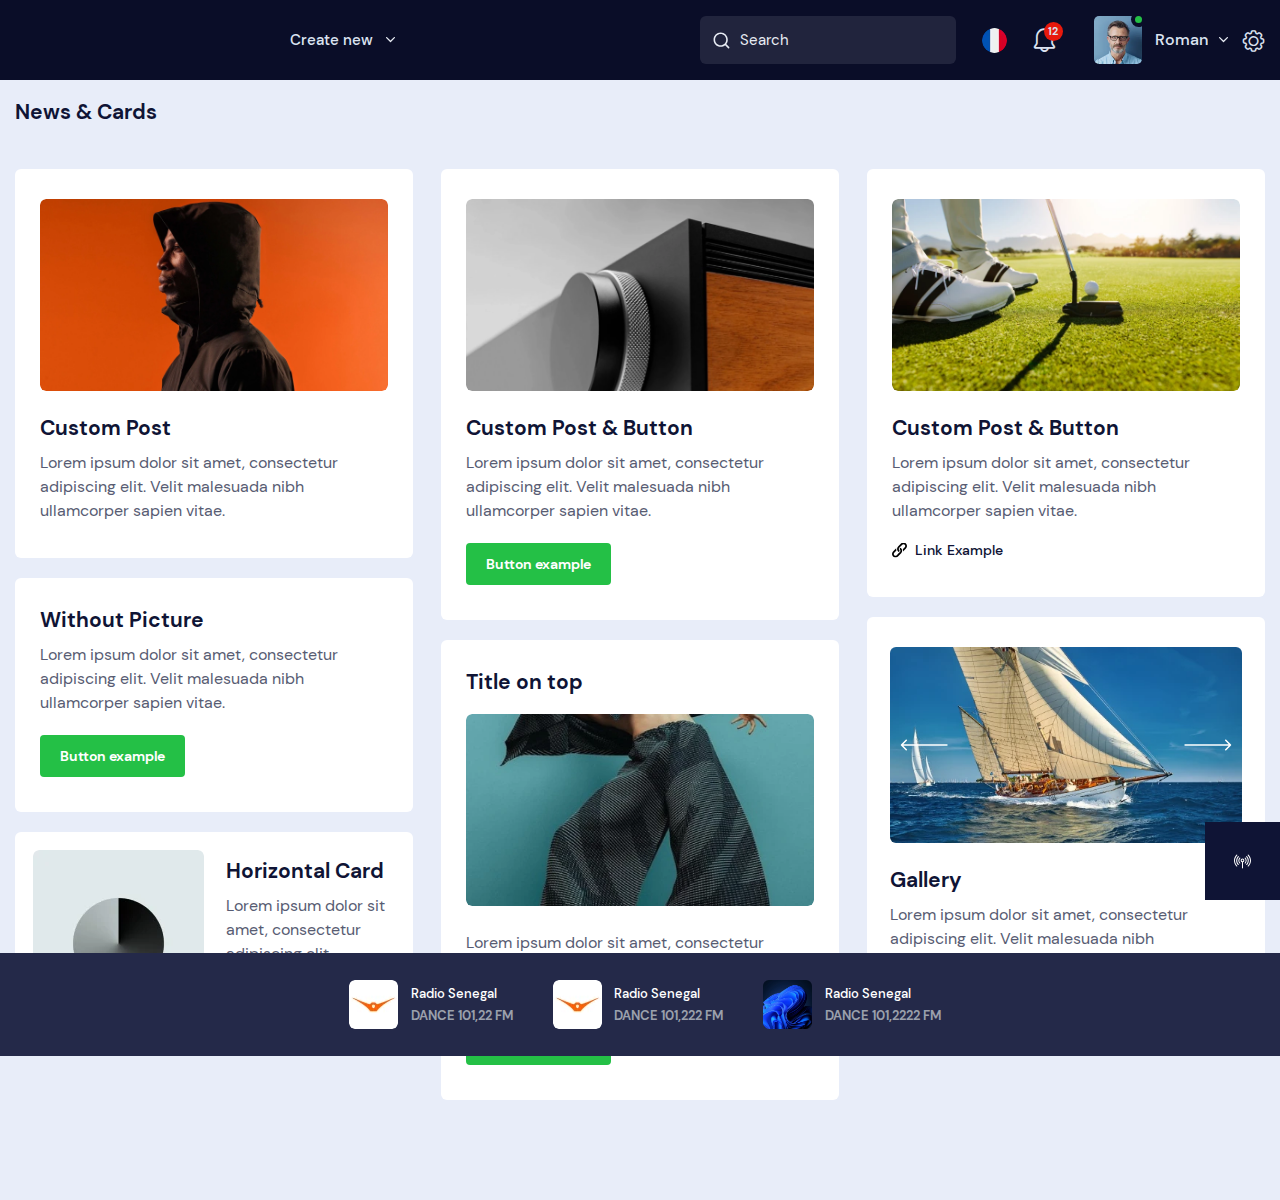
<file: cards.html>
<!DOCTYPE html>
<html lang="en">

<head>
	<meta charset="UTF-8">
	<meta name="viewport" content="width=device-width, initial-scale=1.0, maximum-scale=1">
	<link rel="shortcut icon" href="#" type="image/x-icon">
	<meta http-equiv="X-UA-Compatible" content="ie=edge">
	<meta name="description" content="#">
	<title>Keskilya - Cards</title>
	<link rel="stylesheet" href="css/jQuery-ui.css">
<link rel="stylesheet" href="css/fancy.css">
<link rel="stylesheet" href="css/icons-font.css">
<link rel="stylesheet" href="css/swiper.css">
<link rel="stylesheet" href="css/kalendae.css">
<link rel="stylesheet" href="css/plyr.css">
<link rel="stylesheet" href="css/timepicker.css">
<link rel="stylesheet" href="css/style.css">
<link rel="stylesheet" href="css/responsive.css">
</head>

<body>

	<div class="main-container">
		<header class="header">
	<div class="container">
		<div class="header__inner">
			<a class="header__logo" href="index.html"></a>
			<a class="header__logo--mobile" href="index.html"></a>
			<div class="header__menu-wrap">
				<div class="header__nav">
					<div class="header__nav-create">
						<span class="popup-button">Create new</span>
						<div class="header__nav-create-popup popup-triangle popup-global">
							<ul>
								<li>
									<a href="#">Option 1</a>
								</li>
								<li>
									<a href="#">Option 1</a>
								</li>
							</ul>
						</div>
					</div>
				</div>
				<div class="header__search">
					<form action="#">
						<input type="submit" value="">
						<input class="header__search-input" type="text" placeholder="Search">
						<button type="reset" class="header__search-clear"></button>
					</form>
				</div>
				<div class="header__search--mobile"></div>
				<ul class="header__actions">
					<!-- <li class="header__fullscreen">
						<a class="ic-fullscreen-icon" href="#"></a>
					</li>
					<li class="header__apps">
						<a class="ic-apps-icon" href="#"></a>
					</li> -->
					<li class="header__language-wrap">
						<a class="header__language-french popup-button" href="#"></a>
						<div class="header__language-popup popup-triangle popup-global">
							<ul>
								<li>
									<a class="header__language-english" href="#">
										English
									</a>
								</li>
								<li>
									<a class="header__language-russian" href="#">
										Russian
									</a>
								</li>
								<li>
									<a class="header__language-ukrainian" href="#">
										Ukrainian
									</a>
								</li>
							</ul>
						</div>
					</li>
					<li class="header__notifications">
						<div class="header__notifications-button popup-button">
							<a class="--ic-notifications-icon" href="#"></a>
							<span class="header__notifications-counter">12</span>
						</div>
						<div class="header__notifications-popup popup-global popup-triangle">
							<div class="header__notifications-popup-top">
								<h4>
									Notifications
								</h4>
								<a class="header__notifications-clear" href="#">
									Clear all
								</a>
							</div>
							<ul class="header__notifications-list">
								<li class="header__notifications-item">
									<a class="header__notifications-link" href="#">

										<div class="header__notifications-photo">
											<img src="img/users/2.webp" alt="User photo">
										</div>

										<div class="header__notifications-content">
											<span class="header__notifications-name">
												Robert King
											</span>
											<p class="header__notifications-text">
												Lana Wood says that the Hollywood stars' meeting at the...
											</p>
										</div>
									</a>
								</li>
								<li class="header__notifications-item">
									<a class="header__notifications-link" href="#">

										<div class="header__notifications-photo">
											<img src="img/users/1.webp" alt="User photo">
										</div>

										<div class="header__notifications-content">
											<span class="header__notifications-name">
												Amanda Dowson
											</span>
											<p class="header__notifications-text">
												Lana Wood says that the Hollywood stars' meeting at the...
											</p>
										</div>
									</a>
								</li>
							</ul>
							<div class="header__notifications-all">
								<a href="#">
									View All
								</a>
							</div>
						</div>
					</li>
				</ul>
				<a class="header__user" href="profile.html">
					<div class="user__box online-status is-online">
						<div class="user__avatar header__user-avatar">
							<div class="user__avatar-img blue-bg">
								<img src="img/users/main-user.webp" alt="User photo">
							</div>
						</div>
						<div class="user__name">
							Roman
						</div>
					</div>
				</a>
				<div class="header__settings-wrap">
					<div class="header__settings popup-button --ic-settings-icon"></div>
					<div class="header__settings-popup popup-triangle popup-global">
						<div class="user__box">
							<div class="user__avatar">
								<div class="user__avatar-img">
									<img src="img/users/main-user.webp" alt="User photo">
								</div>
							</div>
							<div class="user__name">
								Roman Polyarush
							</div>
						</div>
						<a class="header__settings-button" href="settings.html">
							<span class="--ic-settings-icon-black header__settings-icon">Settings</span>
						</a>
						<a class="header__settings-help " href="#">
							<span class="--ic-help-icon-black header__settings-icon">Help</span>
						</a>
						<div class="header__settings-border"></div>
						<a class="header__settings-exit" href="#">
							<span class="--ic-log-out-icon-black header__settings-icon">Exit</span>
						</a>
					</div>
				</div>
			</div>
			<!-- Card burger -->
<div class="burger">
	<div class="burger__toggle">
		<div class="burger__main">
			<span></span>
			<span></span>
			<span></span>
		</div>
		<div class="burger__cross">
			<span></span>
			<span></span>
		</div>
	</div>
</div><!-- Card burger -->
		</div>
	</div>
</header>
<div class="overlay"></div>
		<div class="columns__wrap">

			<div class="columns__wrap-container one-column">
				<div class="box-title">News &amp; Cards</div>

				<div style="display: grid;grid-template-columns: repeat(auto-fit, minmax(300px, 1fr));gap: 28px;">

					<div class="df-column">

						<!-- Custom post card -->
						<div class="global-box card">
							<div class="card__img">
								<img src="img/posts/11.webp" alt="Post image">
							</div>
							<h3 class="card__title heading heading--3">
								Custom Post
							</h3>
							<p class="card__text">
								Lorem ipsum dolor sit amet, consectetur adipiscing elit. Velit malesuada nibh
								ullamcorper sapien vitae.
							</p>
						</div><!-- Custom post card -->

						<!-- Without picture card -->
						<div class="global-box card">
							<h3 class="card__title heading heading--3">
								Without Picture
							</h3>
							<p class="card__text">
								Lorem ipsum dolor sit amet, consectetur adipiscing elit. Velit malesuada nibh
								ullamcorper sapien vitae.
							</p>
							<button class="card__button button button--green button--md">Button example</button>
						</div><!-- Custom Post card -->

						<!-- Horizontal card -->
						<div class="global-box card card--horizontal">
							<div class="card__img">
								<img src="img/posts/14.webp" alt="Post image">
							</div>
							<div class="card__inner">
								<h3 class="card__title heading heading--3">
									Horizontal Card
								</h3>
								<p class="card__text">
									Lorem ipsum dolor sit amet, consectetur adipiscing elit.
								</p>
								<button class="card__button button button--green button--md">Button example</button>
							</div>
						</div><!-- Horizontal card -->

					</div>

					<div class="df-column">

						<!-- Custom post & button card -->
						<div class="global-box card">
							<div class="card__img">
								<img src="img/posts/1.webp" alt="Post image">
							</div>
							<h3 class="card__title heading heading--3">
								Custom Post & Button
							</h3>
							<p class="card__text">
								Lorem ipsum dolor sit amet, consectetur adipiscing elit. Velit malesuada nibh
								ullamcorper sapien vitae.
							</p>
							<button class="card__button button button--green button--md">Button example</button>
						</div><!-- Custom post & button card -->

						<!-- Title on top card -->
						<div class="global-box card card--title-top">
							<h3 class="card__title heading heading--3">
								Title on top
							</h3>
							<div class="card__img">
								<img src="img/posts/12.webp" alt="Post image">
							</div>
							<p class="card__text">
								Lorem ipsum dolor sit amet, consectetur adipiscing elit. Velit malesuada nibh
								ullamcorper sapien vitae.
							</p>
							<button class="card__button button button--green button--md">Button example</button>
						</div><!-- Title on top card -->

					</div>

					<div class="df-column">

						<!-- Custom post & button card -->
						<div class="global-box card">
							<div class="card__img">
								<img src="img/posts/3.webp" alt="Post image">
							</div>
							<h3 class="card__title heading heading--3">
								Custom Post & Button
							</h3>
							<p class="card__text">
								Lorem ipsum dolor sit amet, consectetur adipiscing elit. Velit malesuada nibh
								ullamcorper sapien vitae.
							</p>
							<div class="card__link">
								<a href="#">Link Example</a>
							</div>
						</div><!-- Custom post & button card -->

						<!-- Gallery card -->
						<div class="global-box card card--gallery">
							<div class="card__slider">

								<div class="carousel">
									<div class="carousel__slide card__slide">
										<img src="img/posts/13.webp" alt="Post image">
									</div>
									<div class="carousel__slide card__slide">
										<img src="img/posts/11.webp" alt="Post image">
									</div>
									<div class="carousel__slide card__slide">
										<img src="img/posts/12.webp" alt="Post image">
									</div>
									<div class="carousel__slide card__slide">
										<img src="img/posts/3.webp" alt="Post image">
									</div>
								</div>

							</div>
							<div class="card__content">
								<h3 class="card__title heading heading--3">
									Gallery
								</h3>
								<p class="card__text">
									Lorem ipsum dolor sit amet, consectetur adipiscing elit. Velit malesuada nibh
									ullamcorper sapien vitae.
								</p>
							</div>

						</div><!-- Gallery card -->

					</div>

				</div>

			</div><!-- .columns__wrap-container -->
		</div><!-- .columns__wrap -->
	</div><!-- .main-container -->

	<div class="radio">
	<div class="radio__box">
		<div class="radio__inner">

			<div class="radio__player">

				<div class="radio__info">
					<div class="radio__cover">
						<img src="img/video/radio-1.webp" alt="Radio cover">
					</div>
					<div class="radio__title">
						<span class="radio__title-name">Radio Senegal</span>
						-
						<span class="radio__title-wave">DANCE 101,2 FM</span>
					</div>
				</div>

				<audio src="http://node-20.zeno.fm/wrh7quprzxquv?rj-ttl=5&rj-tok=AAABfaPdEV0ARFB5BaIe0Eb7Og"
					id="my_player"></audio>

				<div class="radio__controls controls">
					<a class="radio__pause is-play" href="#playpause"></a>
				</div>

				<div class="radio__volume-slider">
					<div class="radio__volume-button"></div>
					<div class="radio__slider" id="slider"></div>
				</div>
			</div>

			<div class="radio__share-box">
				<div class="radio__share">
					<i class="--ic-share-icon"></i>
				</div>
				<div class="radio__share-popup popup-triangle">
					<ul>
						<li class="radio__share-item">
							<a class="radio__share-link" href="#"></a>
						</li>
						<li class="radio__share-item">
							<a class="radio__share-link" href="#"></a>
						</li>
						<li class="radio__share-item">
							<a class="radio__share-link" href="#"></a>
						</li>
						<li class="radio__share-item">
							<a class="radio__share-link" href="#"></a>
						</li>
					</ul>
				</div>
			</div>

			<div class="radio__show-list"></div>
		</div>

	</div>

	<ul class="radio__playlist playlist">
		<li class="audio-link is-playing">
			<a class="radio__playlist-link audio-link"
				href="http://node-20.zeno.fm/wrh7quprzxquv?rj-ttl=5&rj-tok=AAABfaPdEV0ARFB5BaIe0Eb7Og">
				<div class="radio__playlist-cover">
					<img src="img/video/radio-1.webp" alt="Radio cover">
				</div>
				<div class="radio__playlist-info">
					<span class="radio__playlist-name">Radio Senegal</span>
					<span class="radio__playlist-wave">DANCE 101,22 FM</span>
				</div>
			</a>
		</li>
		<li>
			<a class="radio__playlist-link audio-link"
				href="http://node-20.zeno.fm/wrh7quprzxquv?rj-ttl=5&rj-tok=AAABfaPdEV0ARFB5BaIe0Eb7Og">
				<div class="radio__playlist-cover">
					<img src="img/video/radio-1.webp" alt="Radio cover">
				</div>
				<div class="radio__playlist-info">
					<span class="radio__playlist-name">Radio Senegal</span>
					<span class="radio__playlist-wave">DANCE 101,222 FM</span>
				</div>
			</a>
		</li>
		<li>
			<a class="radio__playlist-link audio-link"
				href="http://node-20.zeno.fm/wrh7quprzxquv?rj-ttl=5&rj-tok=AAABfaPdEV0ARFB5BaIe0Eb7Og">
				<div class="radio__playlist-cover">
					<img src="img/video/1.webp" alt="Radio cover">
				</div>
				<div class="radio__playlist-info">
					<span class="radio__playlist-name">Radio Senegal</span>
					<span class="radio__playlist-wave">DANCE 101,2222 FM</span>
				</div>
			</a>
		</li>
	</ul>

	<div class="radio__btn"></div>
</div>

	<script src="js/jquery-3.6.0.min.js"></script>
<script src="js/jquery.ui.touch-punch.min.js"></script>
<script src="js/jQuery-ui.js"></script>
<script src="js/fancy.js"></script>
<script src="js/kalendae.standalone.js"></script>
<script src="js/plyr.js"></script>
<script src="js/swiper.js"></script>
<script src="js/timepicker.js"></script>
<script src="js/main.js"></script>
</body>

</html>
</file>
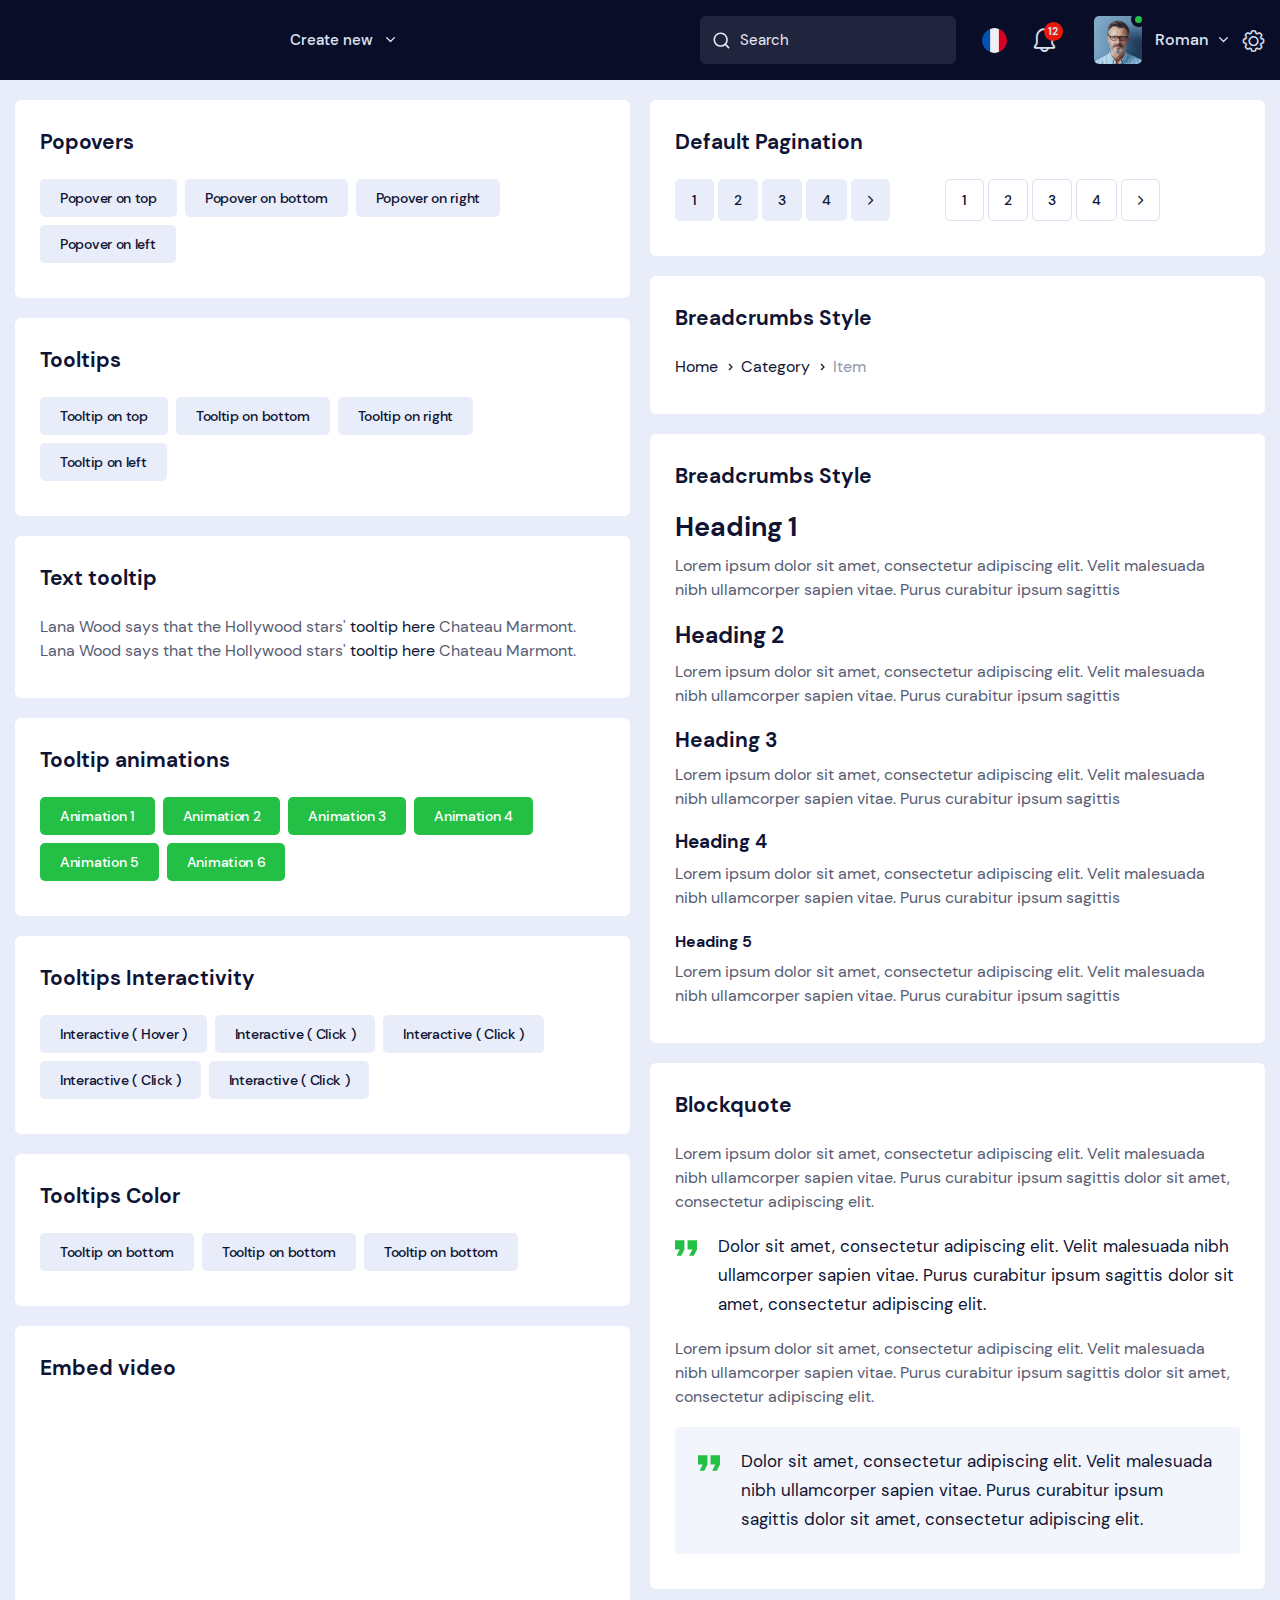
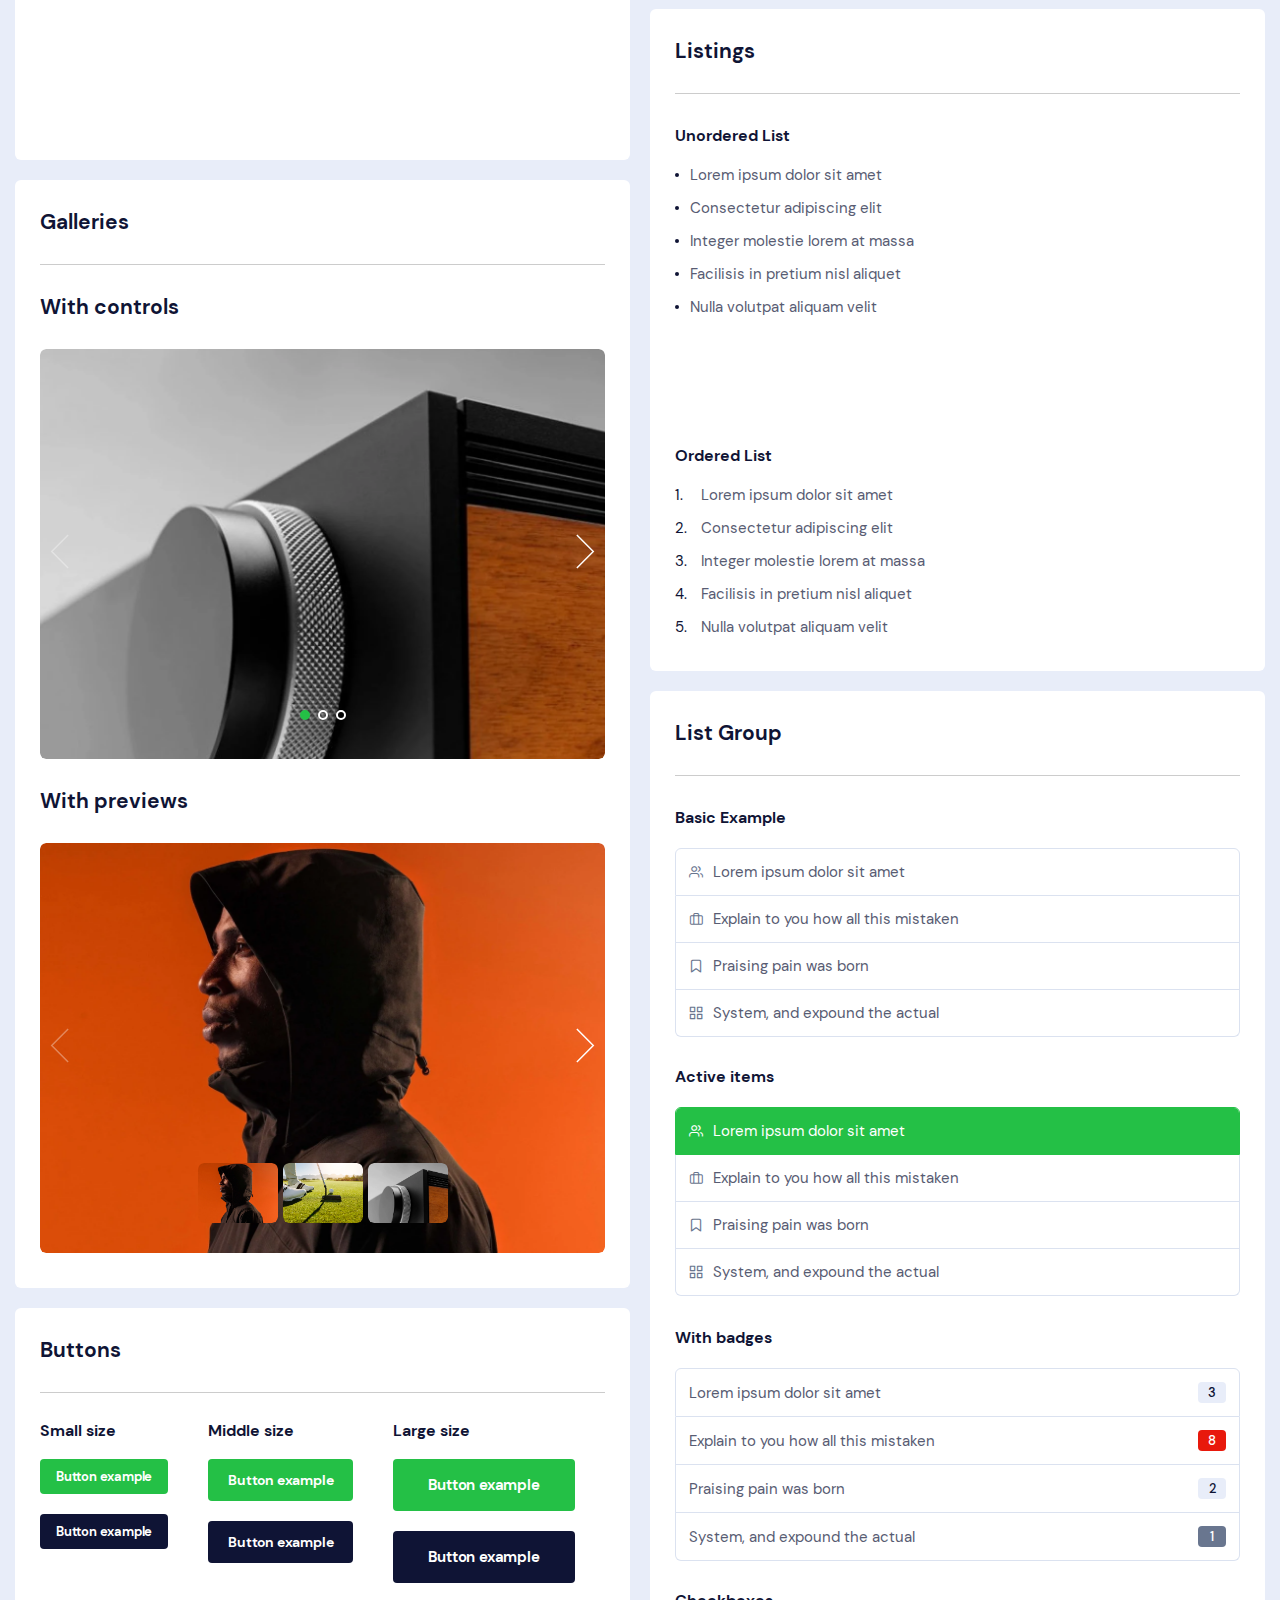
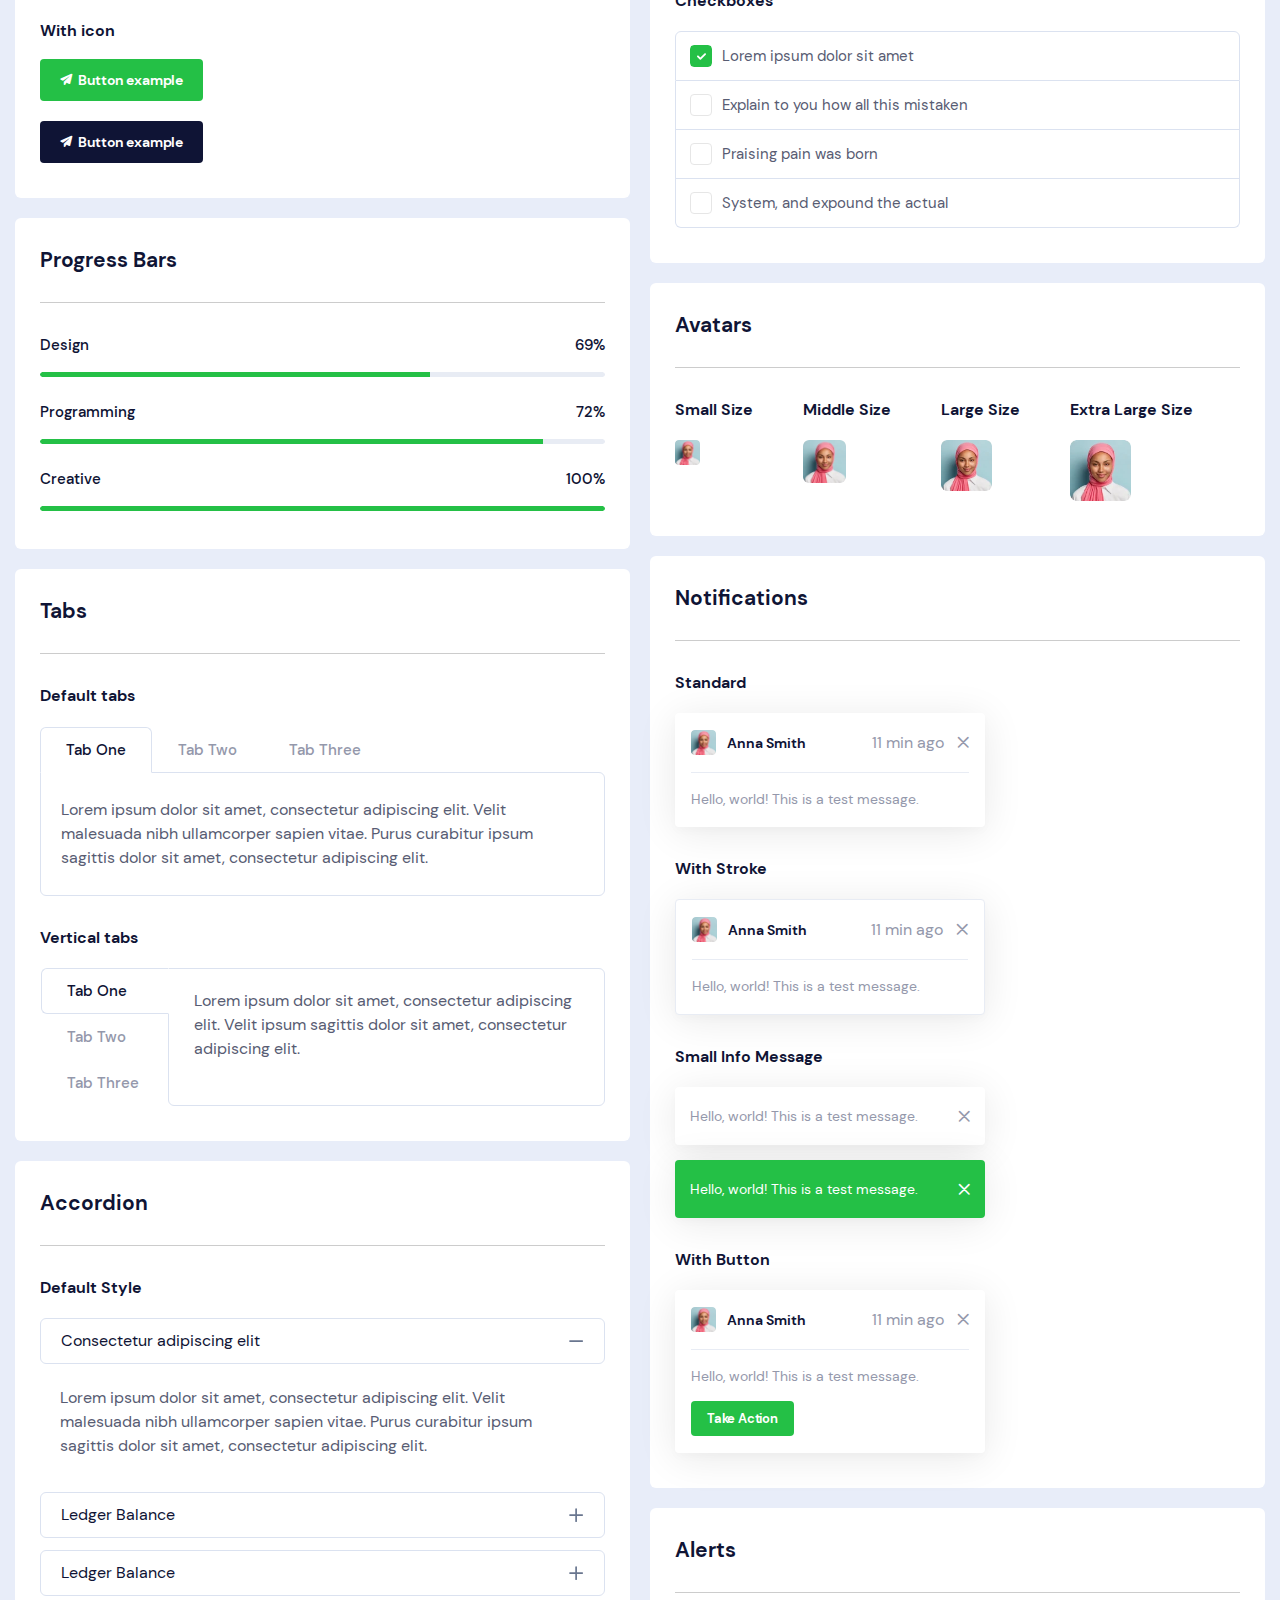
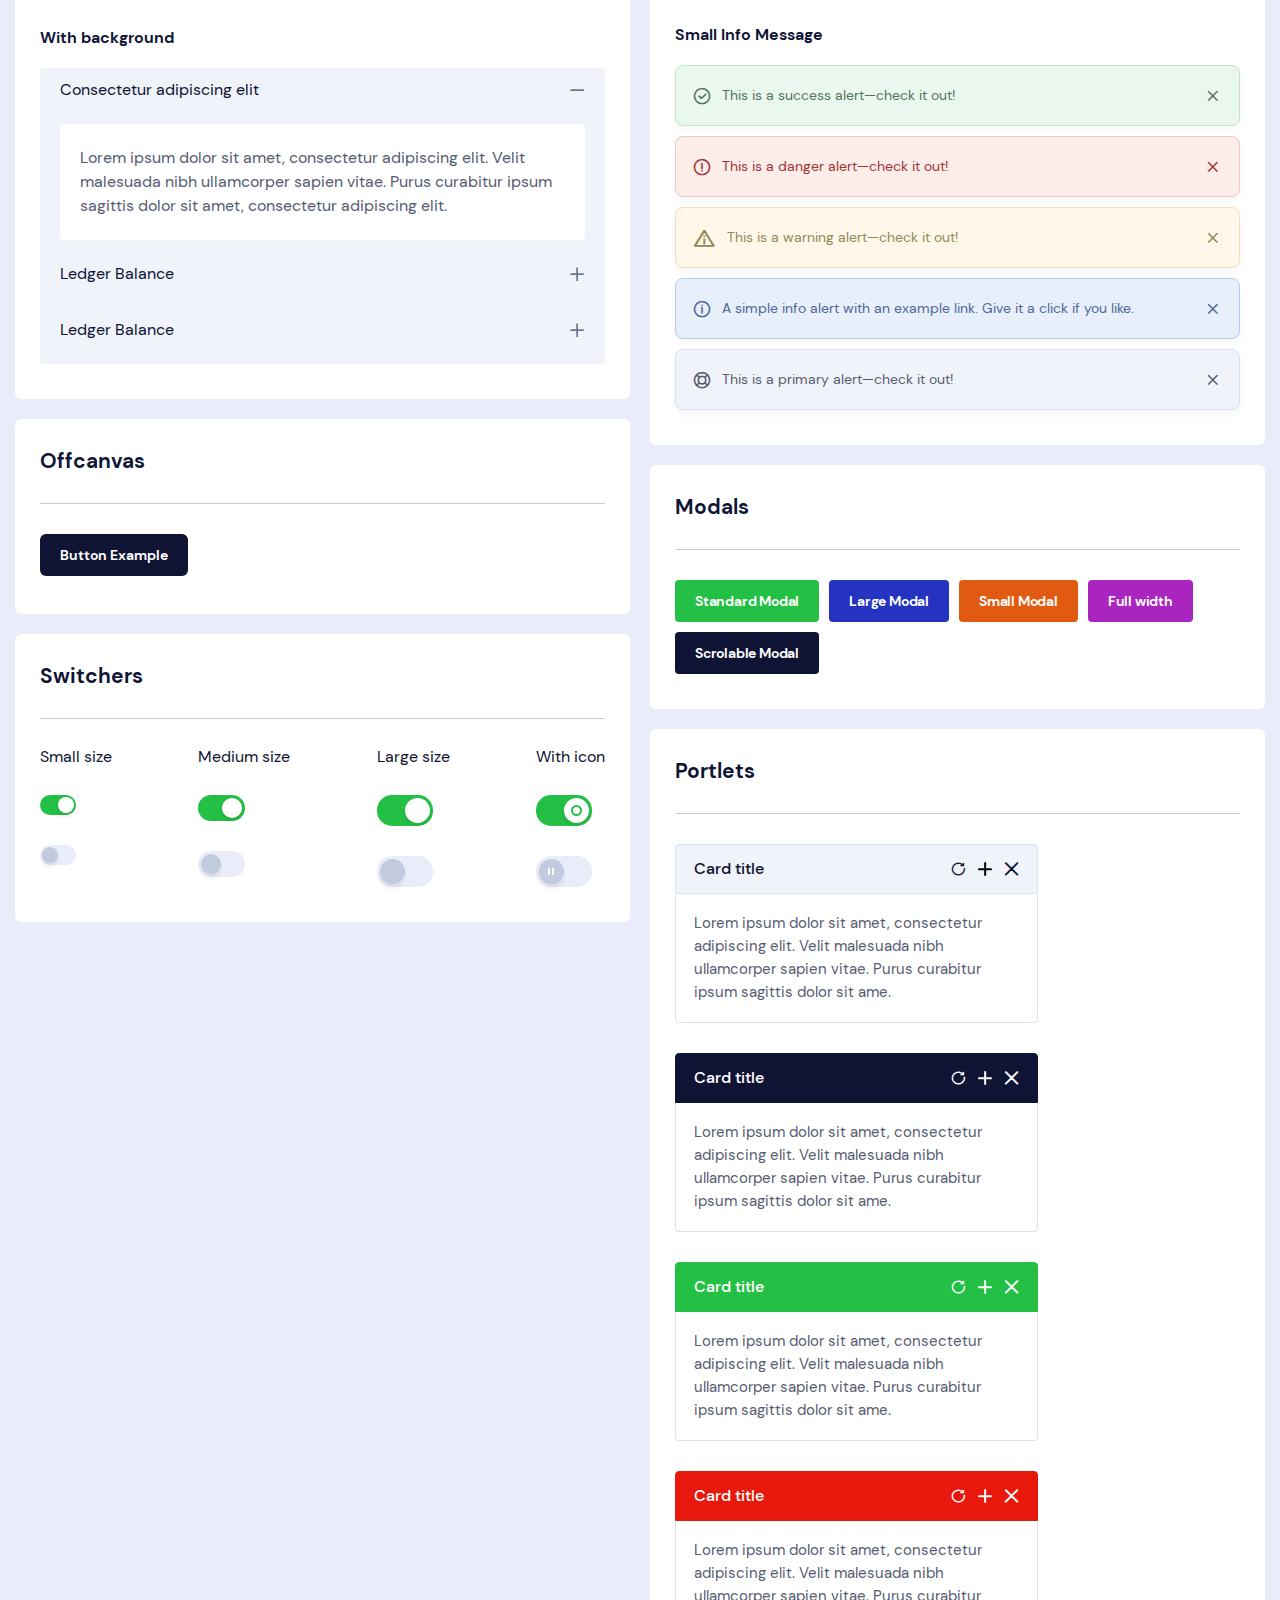
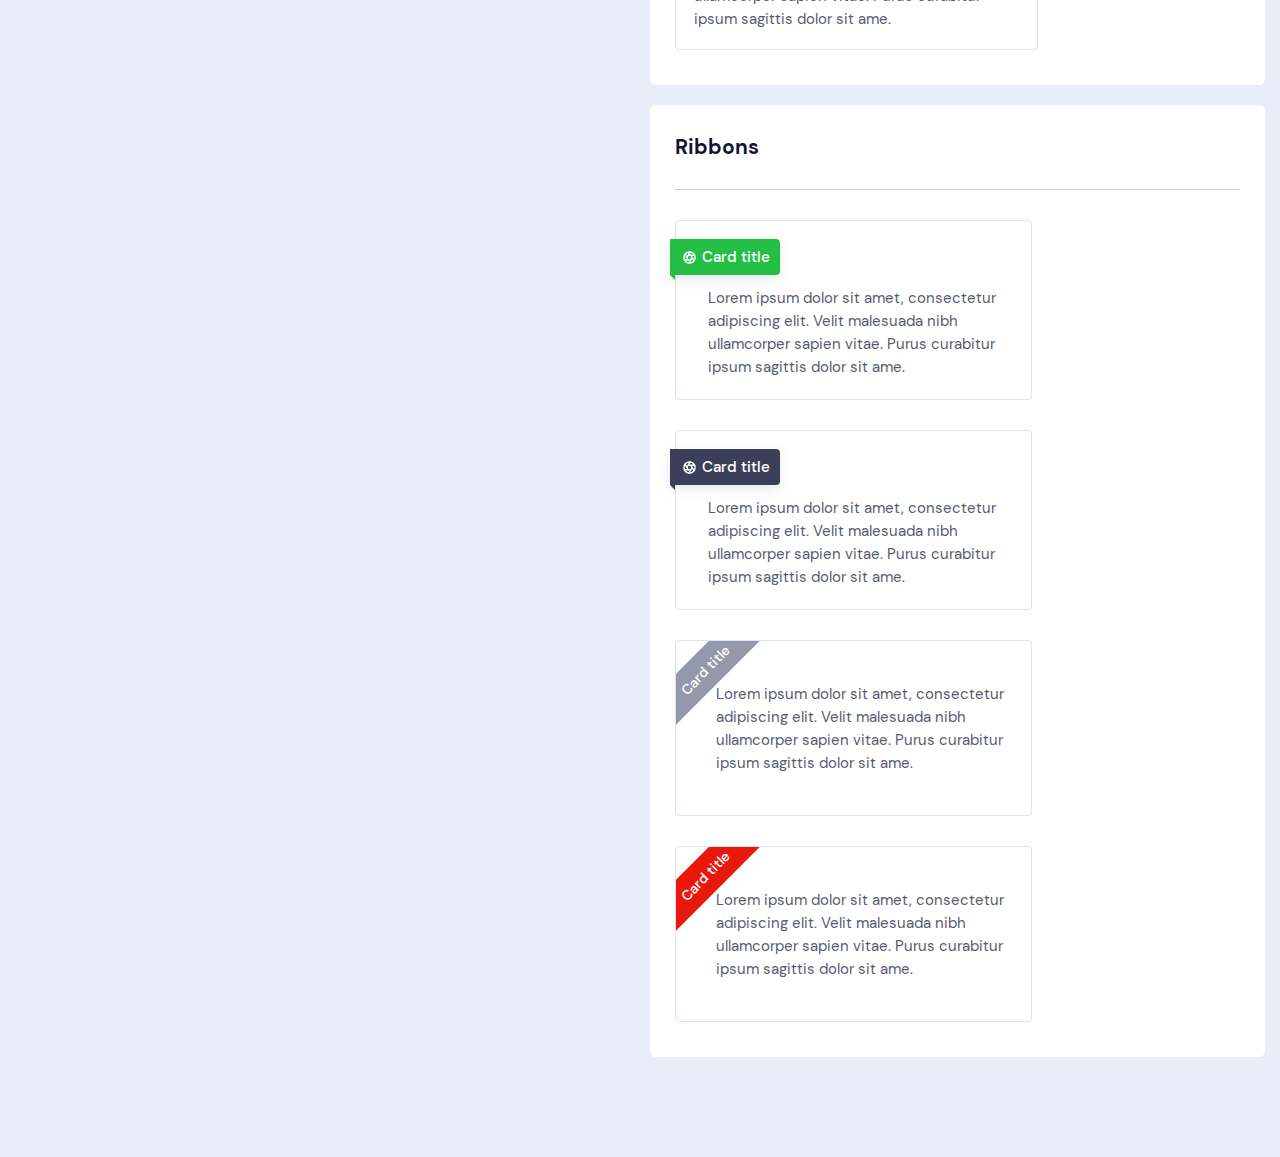
<file: elements-2.html>
<!DOCTYPE html>
<html lang="en">

<head>
	<meta charset="UTF-8">
	<meta name="viewport" content="width=device-width, initial-scale=1.0, maximum-scale=1">
	<link rel="shortcut icon" href="#" type="image/x-icon">
	<meta http-equiv="X-UA-Compatible" content="ie=edge">
	<meta name="description" content="#">
	<title>Keskilya - Elements</title>
	<link rel="stylesheet" href="css/jQuery-ui.css">
<link rel="stylesheet" href="css/fancy.css">
<link rel="stylesheet" href="css/icons-font.css">
<link rel="stylesheet" href="css/swiper.css">
<link rel="stylesheet" href="css/kalendae.css">
<link rel="stylesheet" href="css/plyr.css">
<link rel="stylesheet" href="css/timepicker.css">
<link rel="stylesheet" href="css/style.css">
<link rel="stylesheet" href="css/responsive.css">
</head>

<body>

	<div class="main-container">
		<header class="header">
	<div class="container">
		<div class="header__inner">
			<a class="header__logo" href="index.html"></a>
			<a class="header__logo--mobile" href="index.html"></a>
			<div class="header__menu-wrap">
				<div class="header__nav">
					<div class="header__nav-create">
						<span class="popup-button">Create new</span>
						<div class="header__nav-create-popup popup-triangle popup-global">
							<ul>
								<li>
									<a href="#">Option 1</a>
								</li>
								<li>
									<a href="#">Option 1</a>
								</li>
							</ul>
						</div>
					</div>
				</div>
				<div class="header__search">
					<form action="#">
						<input type="submit" value="">
						<input class="header__search-input" type="text" placeholder="Search">
						<button type="reset" class="header__search-clear"></button>
					</form>
				</div>
				<div class="header__search--mobile"></div>
				<ul class="header__actions">
					<!-- <li class="header__fullscreen">
						<a class="ic-fullscreen-icon" href="#"></a>
					</li>
					<li class="header__apps">
						<a class="ic-apps-icon" href="#"></a>
					</li> -->
					<li class="header__language-wrap">
						<a class="header__language-french popup-button" href="#"></a>
						<div class="header__language-popup popup-triangle popup-global">
							<ul>
								<li>
									<a class="header__language-english" href="#">
										English
									</a>
								</li>
								<li>
									<a class="header__language-russian" href="#">
										Russian
									</a>
								</li>
								<li>
									<a class="header__language-ukrainian" href="#">
										Ukrainian
									</a>
								</li>
							</ul>
						</div>
					</li>
					<li class="header__notifications">
						<div class="header__notifications-button popup-button">
							<a class="--ic-notifications-icon" href="#"></a>
							<span class="header__notifications-counter">12</span>
						</div>
						<div class="header__notifications-popup popup-global popup-triangle">
							<div class="header__notifications-popup-top">
								<h4>
									Notifications
								</h4>
								<a class="header__notifications-clear" href="#">
									Clear all
								</a>
							</div>
							<ul class="header__notifications-list">
								<li class="header__notifications-item">
									<a class="header__notifications-link" href="#">

										<div class="header__notifications-photo">
											<img src="img/users/2.webp" alt="User photo">
										</div>

										<div class="header__notifications-content">
											<span class="header__notifications-name">
												Robert King
											</span>
											<p class="header__notifications-text">
												Lana Wood says that the Hollywood stars' meeting at the...
											</p>
										</div>
									</a>
								</li>
								<li class="header__notifications-item">
									<a class="header__notifications-link" href="#">

										<div class="header__notifications-photo">
											<img src="img/users/1.webp" alt="User photo">
										</div>

										<div class="header__notifications-content">
											<span class="header__notifications-name">
												Amanda Dowson
											</span>
											<p class="header__notifications-text">
												Lana Wood says that the Hollywood stars' meeting at the...
											</p>
										</div>
									</a>
								</li>
							</ul>
							<div class="header__notifications-all">
								<a href="#">
									View All
								</a>
							</div>
						</div>
					</li>
				</ul>
				<a class="header__user" href="profile.html">
					<div class="user__box online-status is-online">
						<div class="user__avatar header__user-avatar">
							<div class="user__avatar-img blue-bg">
								<img src="img/users/main-user.webp" alt="User photo">
							</div>
						</div>
						<div class="user__name">
							Roman
						</div>
					</div>
				</a>
				<div class="header__settings-wrap">
					<div class="header__settings popup-button --ic-settings-icon"></div>
					<div class="header__settings-popup popup-triangle popup-global">
						<div class="user__box">
							<div class="user__avatar">
								<div class="user__avatar-img">
									<img src="img/users/main-user.webp" alt="User photo">
								</div>
							</div>
							<div class="user__name">
								Roman Polyarush
							</div>
						</div>
						<a class="header__settings-button" href="settings.html">
							<span class="--ic-settings-icon-black header__settings-icon">Settings</span>
						</a>
						<a class="header__settings-help " href="#">
							<span class="--ic-help-icon-black header__settings-icon">Help</span>
						</a>
						<div class="header__settings-border"></div>
						<a class="header__settings-exit" href="#">
							<span class="--ic-log-out-icon-black header__settings-icon">Exit</span>
						</a>
					</div>
				</div>
			</div>
			<!-- Card burger -->
<div class="burger">
	<div class="burger__toggle">
		<div class="burger__main">
			<span></span>
			<span></span>
			<span></span>
		</div>
		<div class="burger__cross">
			<span></span>
			<span></span>
		</div>
	</div>
</div><!-- Card burger -->
		</div>
	</div>
</header>
<div class="overlay"></div>

		<!-- columns__wrap -->
		<div class="columns__wrap" style="overflow: hidden;">
			<!-- columns__wrap-container two-columns -->
			<div class="columns__wrap-container two-columns">

				<!-- Wrapper block -->
				<div class="df-column">

					<div class="global-box">
						<h3 class="box-title">
							Popovers
						</h3>
						<div style="display: flex;flex-wrap: wrap;gap: 8px;">

	<div class="popover popover--popup-top">
		<span class="popover__btn">
			Popover on top
		</span>
		<p class="popover__popup popup-triangle">
			Vivamus sagittis lacus vel augue
			laoreet rutrum faucibus.
		</p>
	</div>

	<div class="popover popover--popup-bottom">
		<span class="popover__btn">
			Popover on bottom
		</span>
		<p class="popover__popup popup-triangle">
			Vivamus sagittis lacus vel augue
			laoreet rutrum faucibus.
		</p>
	</div>

	<div class="popover popover--popup-right">
		<span class="popover__btn">
			Popover on right
		</span>
		<p class="popover__popup popup-triangle">
			Vivamus sagittis lacus vel augue
			laoreet rutrum faucibus.
		</p>
	</div>

	<div class="popover popover--popup-left">
		<span class="popover__btn">
			Popover on left
		</span>
		<p class="popover__popup popup-triangle">
			Vivamus sagittis lacus vel augue
			laoreet rutrum faucibus.
		</p>
	</div>

</div>
					</div>

					<div class="global-box">
						<h3 class="box-title">
							Tooltips
						</h3>
						<div style="display: flex;flex-wrap: wrap;gap: 8px;">

	<div class="tooltip tooltip--popup-top">
		<span class="tooltip__btn">
			Tooltip on top
		</span>
		<p class="tooltip__popup popup-triangle">
			Tooltip on top
		</p>
	</div>

	<div class="tooltip tooltip--popup-bottom">
		<span class="tooltip__btn">
			Tooltip on bottom
		</span>
		<p class="tooltip__popup popup-triangle">
			Tooltip on bottom
		</p>
	</div>

	<div class="tooltip tooltip--popup-right">
		<span class="tooltip__btn">
			Tooltip on right
		</span>
		<p class="tooltip__popup popup-triangle">
			Tooltip on right
		</p>
	</div>

	<div class="tooltip tooltip--popup-left">
		<span class="tooltip__btn">
			Tooltip on left
		</span>
		<p class="tooltip__popup popup-triangle">
			Tooltip on left
		</p>
	</div>

</div>
					</div>

					<div class="global-box">
						<h3 class="box-title">
							Text tooltip
						</h3>
						<p class="text-vs-tooltips">
	Lana Wood says that the Hollywood stars'
	<span class="text-tooltip text-tooltip--popup-top">
		<span class="text-tooltip__button">tooltip here</span>
		<span class="text-tooltip__popup popup-triangle">
			Tooltip on top
		</span>
	</span> Chateau Marmont. Lana Wood
	says that the
	Hollywood stars' <span class="text-tooltip text-tooltip--popup-bottom">
		<span class="text-tooltip__button">tooltip here</span>
		<span class="text-tooltip__popup popup-triangle">
			Tooltip on bottom
		</span>
	</span> Chateau Marmont.
</p>
					</div>

					<div class="global-box">
						<h3 class="box-title">
							Tooltip animations
						</h3>
						<div style="display: flex;flex-wrap: wrap;gap: 8px;">

	<div class="tooltip-anim tooltip-anim--top">
		<span class="tooltip-anim__btn">
			Animation 1
		</span>
		<p class="tooltip-anim__popup popup-triangle">
			From top
		</p>
	</div>

	<div class="tooltip-anim tooltip-anim--bottom">
		<span class="tooltip-anim__btn">
			Animation 2
		</span>
		<p class="tooltip-anim__popup popup-triangle">
			From bottom
		</p>
	</div>

	<div class="tooltip-anim tooltip-anim--fade">
		<span class="tooltip-anim__btn">
			Animation 3
		</span>
		<p class="tooltip-anim__popup popup-triangle">
			Fade toggle
		</p>
	</div>

	<div class="tooltip-anim tooltip-anim--scale">
		<span class="tooltip-anim__btn">
			Animation 4
		</span>
		<p class="tooltip-anim__popup popup-triangle">
			Scale toggle
		</p>
	</div>

	<div class="tooltip-anim tooltip-anim--width">
		<span class="tooltip-anim__btn">
			Animation 5
		</span>
		<p class="tooltip-anim__popup popup-triangle">
			Width toggle
		</p>
	</div>

	<div class="tooltip-anim tooltip-anim--rotate">
		<span class="tooltip-anim__btn">
			Animation 6
		</span>
		<p class="tooltip-anim__popup popup-triangle">
			Rotate toggle
		</p>
	</div>

</div>
					</div>

					<div class="global-box">
						<h3 class="box-title">
							Tooltips Interactivity
						</h3>
						<div style="display: flex;flex-wrap: wrap;gap: 8px;">

	<div class="tooltip tooltip--popup-top is-interactive">
		<span class="tooltip__btn">
			Interactive ( Hover )
		</span>
		<p class="tooltip__popup popup-triangle">
			Tooltip on top
		</p>
	</div>

	<div class="tooltip tooltip--clickable tooltip--popup-bottom is-interactive">
		<span class="tooltip__btn">
			Interactive ( Click )
		</span>
		<p class="tooltip__popup popup-triangle">
			Tooltip on bottom
		</p>
	</div>

	<div class="tooltip tooltip--clickable tooltip--popup-top is-interactive">
		<span class="tooltip__btn">
			Interactive ( Click )
		</span>
		<p class="tooltip__popup popup-triangle">
			Tooltip on top
		</p>
	</div>

	<div class="tooltip tooltip--clickable tooltip--popup-left is-interactive">
		<span class="tooltip__btn">
			Interactive ( Click )
		</span>
		<p class="tooltip__popup popup-triangle">
			Tooltip on left
		</p>
	</div>

	<div class="tooltip tooltip--clickable tooltip--popup-right is-interactive">
		<span class="tooltip__btn">
			Interactive ( Click )
		</span>
		<p class="tooltip__popup popup-triangle">
			Tooltip on right
		</p>
	</div>

</div>
					</div>

					<div class="global-box">
						<h3 class="box-title">
							Tooltips Color
						</h3>
						<div style="display: flex;flex-wrap: wrap;gap: 8px;">

	<div class="tooltip tooltip--popup-bottom">
		<span class="tooltip__btn">
			Tooltip on bottom
		</span>
		<p class="tooltip__popup popup-triangle">
			Tooltip on bottom
		</p>
	</div>

	<div class="tooltip tooltip--popup-bottom">
		<span class="tooltip__btn">
			Tooltip on bottom
		</span>
		<p class="tooltip__popup tooltip__popup--white popup-triangle">
			Tooltip on bottom
		</p>
	</div>

	<div class="tooltip tooltip--popup-bottom">
		<span class="tooltip__btn">
			Tooltip on bottom
		</span>
		<p class="tooltip__popup tooltip__popup--yellow popup-triangle">
			Tooltip on bottom
		</p>
	</div>



</div>
					</div>

					<div class="global-box">
						<h3 class="box-title">
							Embed video
						</h3>
						<div class="embed-video">
	<iframe src="https://www.youtube.com/embed/cpcG5mbSTnQ" title="YouTube video player"
		allow="accelerometer; clipboard-write; encrypted-media; gyroscope; picture-in-picture" allowfullscreen></iframe>
</div>
					</div>

					<div class="global-box">
						<h3 class="box-title"
							style="padding-bottom: 30px; margin-bottom: 30px; border-bottom: 1px solid #ccc;">
							Galleries
						</h3>
						<h3 class="box-title" style="margin: 0 0 30px 0;">
	With controls
</h3>
<!-- Gallery controlled -->
<div class="gallery-controlled">
	<div class="swiper gallery-controlled__slider">
		<div class="swiper-wrapper">
			<div class="swiper-slide">
				<div class="gallery-controlled__item">
					<img src="img/posts/1.webp" alt="Gallery photo">
				</div>
			</div>
			<div class="swiper-slide">
				<div class="gallery-controlled__item">
					<img src="img/posts/3.webp" alt="Gallery photo">
				</div>
			</div>
			<div class="swiper-slide">
				<div class="gallery-controlled__item">
					<img src="img/posts/4.webp" alt="Gallery photo">
				</div>
			</div>
		</div>
		<div class="swiper-button-next gallery-controlled__next"></div>
		<div class="swiper-button-prev gallery-controlled__prev"></div>
		<div class="swiper-pagination gallery-controlled__pagination"></div>
	</div>
</div>


<h3 class="box-title" style="margin: 30px 0;">
	With previews
</h3>
<!-- Gallery preview -->
<div class="gallery-controlled gallery-controlled--preview">
	<div class="swiper gallery-controlled--preview2">
		<div class="swiper-wrapper">
			<div class="swiper-slide">
				<div class="gallery-controlled__item">
					<img src="img/posts/11.webp" alt="Gallery photo">
				</div>
			</div>
			<div class="swiper-slide">
				<div class="gallery-controlled__item">
					<img src="img/posts/3.webp" alt="Gallery photo">
				</div>
			</div>
			<div class="swiper-slide">
				<div class="gallery-controlled__item">
					<img src="img/posts/1.webp" alt="Gallery photo">
				</div>
			</div>
			<div class="swiper-slide">
				<div class="gallery-controlled__item">
					<img src="img/posts/4.webp" alt="Gallery photo">
				</div>
			</div>
		</div>
		<div class="swiper-button-next gallery-controlled--preview__next"></div>
		<div class="swiper-button-prev gallery-controlled--preview__prev"></div>
	</div>
	<div class="swiper gallery-controlled--preview1 gallery-controlled--control">
		<div class="swiper-wrapper">
			<div class="swiper-slide">
				<div class="gallery-controlled__item gallery-controlled__item-prev">
					<img src="img/posts/11.webp" alt="Gallery photo">
				</div>
			</div>
			<div class="swiper-slide">
				<div class="gallery-controlled__item gallery-controlled__item-prev">
					<img src="img/posts/3.webp" alt="Gallery photo">
				</div>
			</div>
			<div class="swiper-slide">
				<div class="gallery-controlled__item gallery-controlled__item-prev">
					<img src="img/posts/1.webp" alt="Gallery photo">
				</div>
			</div>
			<div class="swiper-slide">
				<div class="gallery-controlled__item gallery-controlled__item-prev">
					<img src="img/posts/4.webp" alt="Gallery photo">
				</div>
			</div>
		</div>
	</div>


</div>
					</div>

					<div class="global-box">
						<h3 class="box-title"
							style="padding-bottom: 30px; margin-bottom: 30px; border-bottom: 1px solid #ccc;">
							Buttons
						</h3>
						<div style="display: flex; flex-wrap: wrap; gap: 40px;">

	<div style="display: flex; flex-direction: column; gap: 20px;">
		<span style="font-weight: 700;">Small size</span>
		<button class="button button--green button--sm">Button example</button>
		<button class="button button--blue button--sm">Button example</button>
	</div>

	<div style="display: flex; flex-direction: column; gap: 20px;">
		<span style="font-weight: 700;">Middle size</span>
		<button class="button button--green button--md">Button example</button>
		<button class="button button--blue button--md">Button example</button>
	</div>

	<div style="display: flex; flex-direction: column; gap: 20px;">
		<span style="font-weight: 700;">Large size</span>
		<button class="button button--green button--lg">Button example</button>
		<button class="button button--blue button--lg">Button example</button>
	</div>

	<div style="display: flex; flex-direction: column; gap: 20px;">
		<span style="font-weight: 700;">With icon</span>
		<button class="button button--green button--ic">
			<i class="--ic-post-it-icon"></i>
			Button example</button>
		<button class="button button--blue button--ic">
			<i class="--ic-post-it-icon"></i>
			Button example</button>
	</div>

</div>
					</div>

					<div class="global-box">
						<h3 class="box-title"
							style="padding-bottom: 30px; margin-bottom: 30px; border-bottom: 1px solid #ccc;">
							Progress Bars
						</h3>
						<div style="display: flex; flex-direction: column; gap: 20px;">

	<div class="progress-bar__wrap">
		<div class="progress-bar__top">
			<span class="progress-bar__name">Design</span>
			<span class="progress-bar__value">69%</span>
		</div>
		<input type="range" class="progress-bar" min="0" max="100" value="69">
	</div>

	<div class="progress-bar__wrap">
		<div class="progress-bar__top">
			<span class="progress-bar__name">Programming</span>
			<span class="progress-bar__value">72%</span>
		</div>
		<input type="range" class="progress-bar" min="0" max="100" value="89">
	</div>

	<div class="progress-bar__wrap">
		<div class="progress-bar__top">
			<span class="progress-bar__name">Creative</span>
			<span class="progress-bar__value">100%</span>
		</div>
		<input type="range" class="progress-bar" min="0" max="100" value="100">
	</div>

</div>
					</div>

					<div class="global-box">
						<h3 class="box-title"
							style="padding-bottom: 30px; margin-bottom: 30px; border-bottom: 1px solid #ccc;">
							Tabs
						</h3>
						<div style="margin-bottom: 30px;">
	<h2 style="font-weight: bold;
font-size: 16px;
line-height: 24px; margin-bottom: 18px;">
		Default tabs
	</h2>

	<div class="tabs">
		<div class="tabs__buttons">
			<span class="tabs__button tabs__button--first is-active" id="ai-1">Tab One</span>
			<span class="tabs__button" id="ai-2">Tab Two</span>
			<span class="tabs__button" id="ai-3">Tab Three</span>
		</div>
		<div class="tabs__items">
			<div class="tabs__item is-active" data-id="#ai-1">
				Lorem ipsum dolor sit amet, consectetur adipiscing elit. Velit malesuada nibh ullamcorper sapien vitae.
				Purus curabitur
				ipsum sagittis dolor sit amet, consectetur adipiscing elit.
			</div>
			<div class="tabs__item" data-id="#ai-2">
				Lorem ipsum dolor sit amet, consectetur adipiscing elit. Velit malesuada nibh ullamcorper sapien vitae.
				Purus curabitur
				ipsum sagittis dolor sit amet, consectetur adipiscing elit.Lorem ipsum dolor sit amet, consectetur
				adipiscing elit. Velit malesuada nibh ullamcorper sapien vitae. Purus curabitur
				ipsum sagittis dolor sit amet, consectetur adipiscing elit.
			</div>
			<div class="tabs__item" data-id="#ai-3">
				Lorem ipsum dolor sit amet, consectetur adipiscing elit. Velit malesuada nibh ullamcorper sapien vitae.
				Purus curabitur
				ipsum sagittis dolor sit amet, consectetur adipiscing elit.
				Lorem ipsum dolor sit amet, consectetur adipiscing elit. Velit malesuada nibh ullamcorper sapien vitae.
				Purus curabitur
				ipsum sagittis dolor sit amet, consectetur adipiscing elit.
				Lorem ipsum dolor sit amet, consectetur adipiscing elit. Velit malesuada nibh ullamcorper sapien vitae.
				Purus curabitur
				ipsum sagittis dolor sit amet, consectetur adipiscing elit.
			</div>
		</div>
	</div>
</div>

<div>
	<h2 style="font-weight: bold;
font-size: 16px;
line-height: 24px; margin-bottom: 18px;">
		Vertical tabs
	</h2>

	<div class="tabs tabs--vertical">
		<div class="tabs__buttons">
			<span class="tabs__button tabs__button--first is-active" id="ai-4">Tab One</span>
			<span class="tabs__button" id="ai-5">Tab Two</span>
			<span class="tabs__button" id="ai-6">Tab Three</span>
		</div>
		<div class="tabs__items">
			<div class="tabs__item is-active" data-id="#ai-4">
				Lorem ipsum dolor sit amet, consectetur adipiscing elit. Velit
				ipsum sagittis dolor sit amet, consectetur adipiscing elit.
			</div>
			<div class="tabs__item" data-id="#ai-5">
				Lorem ipsum dolor sit amet, consectetur adipiscing elit. Velit
			</div>
			<div class="tabs__item" data-id="#ai-6">
				Lorem ipsum dolor sit amet, consectetur adipiscing elit. Velit malesuada nibh ullamcorper sapien vitae.
				Purus curabitur
				ipsum sagittis dolor sit amet, consectetur adipiscing elit.
				Lorem ipsum dolor sit amet, consectetur adipiscing elit. Velit malesuada nibh ullamcorper sapien vitae.
				Purus curabitur
				ipsum sagittis dolor sit amet, consectetur adipiscing elit.
				ipsum sagittis dolor sit amet, consectetur adipiscing elit.
				Lorem ipsum dolor sit amet, consectetur adipiscing elit. Velit malesuada nibh ullamcorper sapien vitae.
				Purus curabitur
				ipsum sagittis dolor sit amet, consectetur adipiscing elit.
			</div>
		</div>
	</div>

</div>
					</div>

					<div class="global-box">
						<h3 class="box-title"
							style="padding-bottom: 30px; margin-bottom: 30px; border-bottom: 1px solid #ccc;">
							Accordion
						</h3>
						<h2 style="font-weight: bold;
font-size: 16px;
line-height: 24px; margin-bottom: 18px;">Default Style</h2>

<div class="accordion">

	<div>
		<div class="accordion__btn is-active">
			<span>Consectetur adipiscing elit</span>
			<div class="accordion__btn-decor"></div>
		</div>
		<div class="accordion__item is-shown">
			<div class="accordion__inner">
				Lorem ipsum dolor sit amet, consectetur adipiscing elit. Velit malesuada nibh ullamcorper sapien vitae.
				Purus curabitur
				ipsum sagittis dolor sit amet, consectetur adipiscing elit.
			</div>
		</div>
	</div>

	<div>
		<div class="accordion__btn">
			<span>Ledger Balance</span>
			<div class="accordion__btn-decor"></div>
		</div>
		<div class="accordion__item">
			<div class="accordion__inner">
				Lorem ipsum dolor sit amet, consectetur adipiscing elit. Velit malesuada nibh ullamcorper sapien vitae.
				Purus curabitur
				ipsum sagittis dolor sit amet, consectetur adipiscing elit.
			</div>
		</div>
	</div>

	<div>
		<div class="accordion__btn">
			<span>Ledger Balance</span>
			<div class="accordion__btn-decor"></div>
		</div>
		<div class="accordion__item">
			<div class="accordion__inner">
				Lorem ipsum dolor sit amet, consectetur adipiscing elit. Velit malesuada nibh ullamcorper sapien vitae.
				Purus curabitur
				ipsum sagittis dolor sit amet, consectetur adipiscing elit.
			</div>
		</div>
	</div>

</div>

<h2 style="font-weight: bold;
font-size: 16px;
line-height: 24px; margin-bottom: 18px; margin-top: 30px;">With background</h2>

<div class="accordion accordion--bg">

	<div class="accordion__btn is-active">
		<span>Consectetur adipiscing elit</span>
		<div class="accordion__btn-decor"></div>
	</div>
	<div class="accordion__item is-shown">
		<div class="accordion__inner">
			Lorem ipsum dolor sit amet, consectetur adipiscing elit. Velit malesuada nibh ullamcorper sapien vitae.
			Purus curabitur
			ipsum sagittis dolor sit amet, consectetur adipiscing elit.
		</div>
	</div>

	<div class="accordion__btn">
		<span>Ledger Balance</span>
		<div class="accordion__btn-decor"></div>
	</div>
	<div class="accordion__item">
		<div class="accordion__inner">
			Lorem ipsum dolor sit amet, consectetur adipiscing elit. Velit malesuada nibh ullamcorper sapien vitae.
			Purus curabitur
			ipsum sagittis dolor sit amet, consectetur adipiscing elit.
		</div>
	</div>

	<div class="accordion__btn">
		<span>Ledger Balance</span>
		<div class="accordion__btn-decor"></div>
	</div>
	<div class="accordion__item">
		<div class="accordion__inner">
			Lorem ipsum dolor sit amet, consectetur adipiscing elit. Velit malesuada nibh ullamcorper sapien vitae.
			Purus curabitur
			ipsum sagittis dolor sit amet, consectetur adipiscing elit.
		</div>
	</div>

</div>
					</div>

					<div class="global-box">
						<h3 class="box-title"
							style="padding-bottom: 30px; margin-bottom: 30px; border-bottom: 1px solid #ccc;">
							Offcanvas
						</h3>
						<span class="offcanvas__button">
	Button Example
</span>

<div class="offcanvas">
	<div class="offcanvas__close">
		<span></span>
	</div>
	<div class="offcanvas__menu-inner">
		<p style="margin-bottom: 30px;">
			Lorem ipsum dolor sit amet consectetur adipisicing elit. Officia consequuntur magnam corporis ratione
			ducimus culpa iusto aperiam tenetur totam maiores, placeat laborum itaque ea, qui doloribus voluptatum
			voluptatibus unde? In.
		</p>
		<ul>
			<li>
				<a href="#">Example 1</a>
			</li>
			<li>
				<a href="#">Example 2</a>
			</li>
			<li>
				<a href="#">Example 3</a>
			</li>
			<li>
				<a href="#">Example 4</a>
			</li>
			<li>
				<a href="#">Example 5</a>
			</li>
		</ul>
	</div>
</div>
<div class="offcanvas__overlay"></div>
					</div>

					<div class="global-box">
						<h3 class="box-title"
							style="padding-bottom: 30px; margin-bottom: 30px; border-bottom: 1px solid #ccc;">
							Switchers
						</h3>
						<div style="display: flex; gap: 20px;flex-wrap: wrap;justify-content: space-between;">

	<div style="display: flex; flex-direction: column; gap: 30px;">
		<span>Small size</span>

		<label class="switch-input switch-input--sm">
			<input class="switch-input__checkbox" type="checkbox" checked>
			<span class="switch-input__slider"></span>
		</label>

		<label class="switch-input switch-input--sm">
			<input class="switch-input__checkbox" type="checkbox">
			<span class="switch-input__slider"></span>
		</label>

	</div>

	<div style="display: flex; flex-direction: column; gap: 30px;">
		<span>Medium size</span>

		<label class="switch-input switch-input--md">
			<input class="switch-input__checkbox" type="checkbox" checked>
			<span class="switch-input__slider"></span>
		</label>

		<label class="switch-input switch-input--md">
			<input class="switch-input__checkbox" type="checkbox">
			<span class="switch-input__slider"></span>
		</label>

	</div>

	<div style="display: flex; flex-direction: column; gap: 30px;">
		<span>Large size</span>

		<label class="switch-input switch-input--lg">
			<input class="switch-input__checkbox" type="checkbox" checked>
			<span class="switch-input__slider"></span>
		</label>

		<label class="switch-input switch-input--lg">
			<input class="switch-input__checkbox" type="checkbox">
			<span class="switch-input__slider"></span>
		</label>

	</div>

	<div style="display: flex; flex-direction: column; gap: 30px;">
		<span>With icon</span>

		<label class="switch-input switch-input--ic">
			<input class="switch-input__checkbox" type="checkbox" checked>
			<span class="switch-input__slider"></span>
		</label>

		<label class="switch-input switch-input--ic">
			<input class="switch-input__checkbox" type="checkbox">
			<span class="switch-input__slider"></span>
		</label>

	</div>

</div>
					</div>


				</div><!-- Wrapper block -->

				<!-- Wrapper block -->
				<div class="df-column">

					<div class="global-box">
						<h3 class="box-title">
							Default Pagination
						</h3>
						<div style="display: flex; gap: 55px; flex-wrap: wrap;">

	<ul class="pagination">
		<li class="pagination__item">
			<a class="pagination__link" href="#">1</a>
		</li>
		<li class="pagination__item">
			<a class="pagination__link" href="#">2</a>
		</li>
		<li class="pagination__item">
			<a class="pagination__link" href="#">3</a>
		</li>
		<li class="pagination__item">
			<a class="pagination__link" href="#">4</a>
		</li>
		<li class="pagination__item">
			<a class="pagination__link" href="#">
				<i class="--ic-pagination-angle-right"></i>
			</a>
		</li>
	</ul>

	<ul class="pagination pagination--bordered">
		<li class="pagination__item">
			<a class="pagination__link" href="#">1</a>
		</li>
		<li class="pagination__item">
			<a class="pagination__link" href="#">2</a>
		</li>
		<li class="pagination__item">
			<a class="pagination__link" href="#">3</a>
		</li>
		<li class="pagination__item">
			<a class="pagination__link" href="#">4</a>
		</li>
		<li class="pagination__item">
			<a class="pagination__link" href="#">
				<i class="--ic-pagination-angle-right"></i>
			</a>
		</li>
	</ul>


</div>
					</div>

					<div class="global-box">
						<h3 class="box-title">
							Breadcrumbs Style
						</h3>
						<ul class="breadcrumbs">
	<li class="breadcrumbs__item">
		<a class="breadcrumbs__link" href="#">Home</a>
	</li>
	<li class="breadcrumbs__item">
		<a class="breadcrumbs__link" href="#">Category</a>
	</li>
	<li class="breadcrumbs__item">
		<a class="breadcrumbs__link" href="#">Item</a>
	</li>
</ul>
					</div>

					<div class="global-box">
						<h3 class="box-title">
							Breadcrumbs Style
						</h3>
						<div style="display: flex;flex-direction: column;
gap: 20px;">

	<div>
		<h1 class="heading heading--1">
			Heading 1
		</h1>
		<p class="subheading">
			Lorem ipsum dolor sit amet, consectetur adipiscing elit. Velit malesuada nibh ullamcorper sapien vitae.
			Purus
			curabitur
			ipsum sagittis
		</p>
	</div>

	<div>
		<h2 class="heading heading--2">
			Heading 2
		</h2>
		<p class="subheading">
			Lorem ipsum dolor sit amet, consectetur adipiscing elit. Velit malesuada nibh ullamcorper sapien vitae.
			Purus
			curabitur
			ipsum sagittis
		</p>
	</div>

	<div>
		<h3 class="heading heading--3">
			Heading 3
		</h3>
		<p class="subheading">
			Lorem ipsum dolor sit amet, consectetur adipiscing elit. Velit malesuada nibh ullamcorper sapien vitae.
			Purus
			curabitur
			ipsum sagittis
		</p>
	</div>

	<div>
		<h4 class="heading heading--4">
			Heading 4
		</h4>
		<p class="subheading">
			Lorem ipsum dolor sit amet, consectetur adipiscing elit. Velit malesuada nibh ullamcorper sapien vitae.
			Purus
			curabitur
			ipsum sagittis
		</p>
	</div>

	<div>
		<h5 class="heading heading--5">
			Heading 5
		</h5>
		<p class="subheading">
			Lorem ipsum dolor sit amet, consectetur adipiscing elit. Velit malesuada nibh ullamcorper sapien vitae.
			Purus
			curabitur
			ipsum sagittis
		</p>
	</div>

</div>
					</div>

					<div class="global-box">
						<h3 class="box-title">
							Blockquote
						</h3>
						<p style="font-size: 16px;
line-height: 24px;
color: #585C73; margin-bottom: 18px;">
	Lorem ipsum dolor sit amet, consectetur adipiscing elit. Velit malesuada nibh ullamcorper sapien vitae. Purus
	curabitur
	ipsum sagittis dolor sit amet, consectetur adipiscing elit.
</p>

<div class="blockquote__wrap">
	<blockquote class="blockquote">
		Dolor sit amet, consectetur adipiscing elit. Velit malesuada nibh ullamcorper sapien vitae. Purus curabitur
		ipsum
		sagittis dolor sit amet, consectetur adipiscing elit.
	</blockquote>
</div>

<p style="font-size: 16px;
line-height: 24px;
color: #585C73; margin: 18px 0;">
	Lorem ipsum dolor sit amet, consectetur adipiscing elit. Velit malesuada nibh ullamcorper sapien vitae. Purus
	curabitur
	ipsum sagittis dolor sit amet, consectetur adipiscing elit.
</p>

<div class="blockquote__wrap blockquote__wrap--bg">
	<blockquote class="blockquote">
		Dolor sit amet, consectetur adipiscing elit. Velit malesuada nibh ullamcorper sapien vitae. Purus curabitur
		ipsum
		sagittis dolor sit amet, consectetur adipiscing elit.
	</blockquote>
</div>
					</div>

					<div class="global-box">
						<h3 class="box-title"
							style="padding-bottom: 30px; margin-bottom: 30px; border-bottom: 1px solid #ccc;">
							Listings
						</h3>
						<div style="display: flex;gap: clamp(20px, 10vw, 150px);flex-wrap: wrap;">

	<div>
		<h2 style="font-weight: bold;
		font-size: 16px;
		line-height: 24px; margin-bottom: 18px;">Unordered List</h2>

		<ul class="list list--dotted">
			<li class="list__item">
				<a class="list__link" href="#">
					Lorem ipsum dolor sit amet
				</a>
			</li>
			<li class="list__item">
				<a class="list__link" href="#">
					Consectetur adipiscing elit
				</a>
			</li>
			<li class="list__item">
				<a class="list__link" href="#">
					Integer molestie lorem at massa
				</a>
			</li>
			<li class="list__item">
				<a class="list__link" href="#">
					Facilisis in pretium nisl aliquet
				</a>
			</li>
			<li class="list__item">
				<a class="list__link" href="#">
					Nulla volutpat aliquam velit
				</a>
			</li>
		</ul>
	</div>

	<div>
		<h2 style="font-weight: bold;
					font-size: 16px;
					line-height: 24px; margin-bottom: 18px;">Ordered List</h2>

		<ol class="list list--num">
			<li class="list__item">
				<a class="list__link" href="#">
					Lorem ipsum dolor sit amet
				</a>
			</li>
			<li class="list__item">
				<a class="list__link" href="#">
					Consectetur adipiscing elit
				</a>
			</li>
			<li class="list__item">
				<a class="list__link" href="#">
					Integer molestie lorem at massa
				</a>
			</li>
			<li class="list__item">
				<a class="list__link" href="#">
					Facilisis in pretium nisl aliquet
				</a>
			</li>
			<li class="list__item">
				<a class="list__link" href="#">
					Nulla volutpat aliquam velit
				</a>
			</li>
		</ol>
	</div>


</div>
					</div>

					<div class="global-box">
						<h3 class="box-title"
							style="padding-bottom: 30px; margin-bottom: 30px; border-bottom: 1px solid #ccc;">
							List Group
						</h3>
						<div style="display: grid;grid-template-columns: repeat(auto-fit, minmax(290px, 1fr)); gap: 28px; margin-bottom: 30px;">

	<div>
		<h2 style="font-weight: bold;
				font-size: 16px;
				line-height: 24px; margin-bottom: 18px;">Basic Example</h2>

		<!-- list-group -->
		<ul class="list-group">
			<li class="list-group__item">
				<a class="list-group__link" href="#">
					<i class="--ic-sidebar-crm"></i>
					<span>
						Lorem ipsum dolor sit amet
					</span>
				</a>
			</li>
			<li class="list-group__item">
				<a class="list-group__link" href="#">
					<i class="--ic-sidebar-projects"></i>
					<span>
						Explain to you how all this mistaken
					</span>
				</a>
			</li>
			<li class="list-group__item">
				<a class="list-group__link" href="#">
					<i class="--ic-sidebar-forms"></i>
					<span>
						Praising pain was born
					</span>
				</a>
			</li>
			<li class="list-group__item">
				<a class="list-group__link" href="#">
					<i class="--ic-sidebar-tables"></i>
					<span>
						System, and expound the actual
					</span>
				</a>
			</li>
		</ul><!-- list-group -->

	</div>

	<div>
		<h2 style="font-weight: bold;
					font-size: 16px;
					line-height: 24px; margin-bottom: 18px;">Active items</h2>

		<!-- list-group -->
		<ul class="list-group">
			<li class="list-group__item is-active">
				<a class="list-group__link" href="#">
					<i class="--ic-sidebar-crm"></i>
					<span>
						Lorem ipsum dolor sit amet
					</span>
				</a>
			</li>
			<li class="list-group__item">
				<a class="list-group__link" href="#">
					<i class="--ic-sidebar-projects"></i>
					<span>
						Explain to you how all this mistaken
					</span>
				</a>
			</li>
			<li class="list-group__item">
				<a class="list-group__link" href="#">
					<i class="--ic-sidebar-forms"></i>
					<span>
						Praising pain was born
					</span>
				</a>
			</li>
			<li class="list-group__item">
				<a class="list-group__link" href="#">
					<i class="--ic-sidebar-tables"></i>
					<span>
						System, and expound the actual
					</span>
				</a>
			</li>
		</ul><!-- list-group -->

	</div>

</div>

<div style="display: grid;grid-template-columns: repeat(auto-fit, minmax(290px, 1fr)); gap: 28px;">

	<div>
		<h2 style="font-weight: bold;
				font-size: 16px;
				line-height: 24px; margin-bottom: 18px;">With badges</h2>

		<!-- list-group -->
		<ul class="list-group list-group--badges">
			<li class="list-group__item">
				<a class="list-group__link" href="#">
					<span>Lorem ipsum dolor sit amet</span>
					<span class="list-group__badge">
						3
					</span>
				</a>
			</li>
			<li class="list-group__item">
				<a class="list-group__link" href="#">
					<span>Explain to you how all this mistaken</span>
					<span class="list-group__badge list-group__badge--red">
						8
					</span>
				</a>
			</li>
			<li class="list-group__item">
				<a class="list-group__link" href="#">
					<span>Praising pain was born</span>
					<span class="list-group__badge">
						2
					</span>
				</a>
			</li>
			<li class="list-group__item">
				<a class="list-group__link" href="#">
					<span>System, and expound the actual</span>
					<span class="list-group__badge list-group__badge--dark">
						1
					</span>
				</a>
			</li>
		</ul><!-- list-group -->

	</div>

	<div>
		<h2 style="font-weight: bold;
					font-size: 16px;
					line-height: 24px; margin-bottom: 18px;">Checkboxes</h2>

		<!-- list-group -->
		<ul class="list-group list-group--checkboxes">
			<li class="list-group__item">
				<span class="list-group__link">
					<label class="check-input">
						<input class="check-input__check" type="checkbox" checked>
						<span class="check-input__style"></span>
						<span>Lorem ipsum dolor sit amet</span>
					</label>
				</span>
			</li>
			<li class="list-group__item">
				<span class="list-group__link">
					<label class="check-input">
						<input class="check-input__check" type="checkbox">
						<span class="check-input__style"></span>
						<span>Explain to you how all this mistaken</span>
					</label>
				</span>
			</li>
			<li class="list-group__item">
				<span class="list-group__link">
					<label class="check-input">
						<input class="check-input__check" type="checkbox">
						<span class="check-input__style"></span>
						<span>Praising pain was born</span>
					</label>
				</span>
			</li>
			<li class="list-group__item">
				<span class="list-group__link">
					<label class="check-input">
						<input class="check-input__check" type="checkbox">
						<span class="check-input__style"></span>
						<span>System, and expound the actual</span>
					</label>
				</span>
			</li>
		</ul><!-- list-group -->

	</div>

</div>
					</div>

					<div class="global-box">
						<h3 class="box-title"
							style="padding-bottom: 30px; margin-bottom: 30px; border-bottom: 1px solid #ccc;">
							Avatars
						</h3>
						<div style="display: flex;flex-wrap: wrap;gap: 50px;">

	<div>
		<h2 style="font-weight: bold;
				font-size: 16px;
				line-height: 24px; margin-bottom: 18px;">Small Size</h2>

		<div class="avatar avatar--sm">
			<img src="img/users/8.webp" alt="User avatar">
		</div>
	</div>

	<div>
		<h2 style="font-weight: bold;
				font-size: 16px;
				line-height: 24px; margin-bottom: 18px;">Middle Size</h2>

		<div class="avatar avatar--md">
			<img src="img/users/8.webp" alt="User avatar">
		</div>
	</div>

	<div>
		<h2 style="font-weight: bold;
				font-size: 16px;
				line-height: 24px; margin-bottom: 18px;">Large Size</h2>

		<div class="avatar avatar--lg">
			<img src="img/users/8.webp" alt="User avatar">
		</div>
	</div>

	<div>
		<h2 style="font-weight: bold;
				font-size: 16px;
				line-height: 24px; margin-bottom: 18px;">Extra Large Size</h2>

		<div class="avatar avatar--xl">
			<img src="img/users/8.webp" alt="User avatar">
		</div>
	</div>

</div>
					</div>

					<div class="global-box">
						<h3 class="box-title"
							style="padding-bottom: 30px; margin-bottom: 30px; border-bottom: 1px solid #ccc;">
							Notifications
						</h3>
						<div style="display: flex; gap: 30px;flex-wrap: wrap;margin-bottom: 30px;">

	<div>
		<h2 style="font-weight: bold;
				font-size: 16px;
				line-height: 24px; margin-bottom: 18px;">Standard</h2>

		<!-- notification -->
		<div class="notification">
			<div class="notification__inner">
				<div class="notification__top">
					<div class="notification__user">
						<div class="avatar avatar--sm">
							<img src="img/users/8.webp" alt="User avatar">
						</div>
						<div class="notification__user-name">
							Anna Smith
						</div>
					</div>
					<div class="notification__time">
						<span>
							11 min ago
						</span>
						<i class="notification__close --ic-popup-close"></i>
					</div>
				</div>
				<div class="notification__message">
					<p>
						Hello, world! This is a test message.
					</p>
				</div>
			</div>
		</div><!-- notification -->

	</div>

	<div>
		<h2 style="font-weight: bold;
						font-size: 16px;
						line-height: 24px; margin-bottom: 18px;">With Stroke</h2>

		<!-- notification -->
		<div class="notification notification--bordered">
			<div class="notification__inner">
				<div class="notification__top">
					<div class="notification__user">
						<div class="avatar avatar--sm">
							<img src="img/users/8.webp" alt="User avatar">
						</div>
						<div class="notification__user-name">
							Anna Smith
						</div>
					</div>
					<div class="notification__time">
						<span>
							11 min ago
						</span>
						<i class="notification__close --ic-popup-close"></i>
					</div>
				</div>
				<div class="notification__message">
					<p>
						Hello, world! This is a test message.
					</p>
				</div>
			</div>
		</div><!-- notification -->

	</div>

</div>

<div style="display: flex; gap: 30px;flex-wrap: wrap;">

	<div style="display: flex;flex-direction: column;">
		<h2 style="font-weight: bold;
				font-size: 16px;
				line-height: 24px; margin-bottom: 18px;">Small Info Message</h2>

		<!-- notification -->
		<div class="notification notification--small">
			<div class="notification__inner">
				<div class="notification__message">
					<p>
						Hello, world! This is a test message.
					</p>
					<i class="notification__close --ic-popup-close"></i>
				</div>
			</div>
		</div><!-- notification -->

		<div style="margin-top: 15px;"></div>

		<!-- notification -->
		<div class="notification notification--small green-bg">
			<div class="notification__inner">
				<div class="notification__message">
					<p>
						Hello, world! This is a test message.
					</p>
					<i class="notification__close --ic-popup-close"></i>
				</div>
			</div>
		</div><!-- notification -->

	</div>

	<div>
		<h2 style="font-weight: bold;
						font-size: 16px;
						line-height: 24px; margin-bottom: 18px;">With Button</h2>

		<!-- notification -->
		<div class="notification">
			<div class="notification__inner">
				<div class="notification__top">
					<div class="notification__user">
						<div class="avatar avatar--sm">
							<img src="img/users/8.webp" alt="User avatar">
						</div>
						<div class="notification__user-name">
							Anna Smith
						</div>
					</div>
					<div class="notification__time">
						<span>
							11 min ago
						</span>
						<i class="notification__close --ic-popup-close"></i>
					</div>
				</div>
				<div class="notification__message">
					<p>
						Hello, world! This is a test message.
					</p>
				</div>
				<button class="notification__button button button--green button--sm">Take Action</button>
			</div>
		</div><!-- notification -->

	</div>

</div>
					</div>

					<div class="global-box">
						<h3 class="box-title"
							style="padding-bottom: 30px; margin-bottom: 30px; border-bottom: 1px solid #ccc;">
							Alerts
						</h3>
						<h2 style="font-weight: bold;
				font-size: 16px;
				line-height: 24px; margin-bottom: 18px;">Small Info Message</h2>

<div class="alert alert--success">
	<i class="--ic-alert-check alert__icon"></i>
	<p class="alert__message">
		This is a success alert—check it out!
	</p>
	<i class="alert__close --ic-popup-close"></i>
</div>
<div style="margin-bottom: 10px;"></div>

<div class="alert alert--danger">
	<i class="--ic-alert-danger alert__icon"></i>
	<p class="alert__message">
		This is a danger alert—check it out!
	</p>
	<i class="alert__close --ic-popup-close"></i>
</div>
<div style="margin-bottom: 10px;"></div>

<div class="alert alert--warning">
	<i class="--ic-alert-warning alert__icon"></i>
	<p class="alert__message">
		This is a warning alert—check it out!
	</p>
	<i class="alert__close --ic-popup-close"></i>
</div>
<div style="margin-bottom: 10px;"></div>

<div class="alert alert--info">
	<i class="--ic-alert-info alert__icon"></i>
	<p class="alert__message">
		A simple info alert with an example link. Give it a click if you like.
	</p>
	<i class="alert__close --ic-popup-close"></i>
</div>
<div style="margin-bottom: 10px;"></div>

<div class="alert alert--primary">
	<i class="--ic-alert-primary alert__icon"></i>
	<p class="alert__message">
		This is a primary alert—check it out!
	</p>
	<i class="alert__close --ic-popup-close"></i>
</div>
					</div>

					<div class="global-box">
						<h3 class="box-title"
							style="padding-bottom: 30px; margin-bottom: 30px; border-bottom: 1px solid #ccc;">
							Modals
						</h3>
						<div style="display: flex;flex-wrap: wrap;gap: 10px;">

	<div>
		<button class="button__modal button button--green button--md" id="modal-1">Standard Modal</button>

		<div class="modal__wrap" data-id="#modal-1">
			<div class="modal modal--standard">
				<div class="modal__inner">
					<i class="modal__close --ic-popup-close"></i>
					<div class="modal__top">
						<h2 class="heading heading--2">
							Standard Modal
						</h2>
						<p class="subheading">
							Lorem ipsum dolor sit amet, consectetur adipiscing elit. Veli maluada nibh ullamcorper
							sapien
							vitae.
						</p>
					</div>
					<div class="modal__content custom-scroll">
						<h2 class="heading heading--2">
							Headings
						</h2>
						<div class="modal__content-text">
							<p>
								Praesent commodo cursus magna, vel scelerisque nisl consectetur et. Vivamus sagittis
								lacus
								vel
								augue laoreet rutrum
								faucibus dolor auctor.
							</p>
							<p>
								Aenean lacinia bibendum nulla sed consectetur. Praesent commodo cursus magna, vel
								scelerisque
								nisl consectetur et. Donec
								sed odio dui. Donec ullamcorper nulla non metus auctor fringilla.
							</p>
						</div>
					</div>
					<div class="modal__buttons">
						<button class="modal__button modal__button-cancel button button--green button--md">
							Cancel
						</button>
						<button class="modal__button modal__button-save button button--green button--md">
							Save Changes
						</button>
					</div>
				</div>
			</div>
		</div>
	</div>

	<div>
		<button class="button__modal button button--light-blue button--md" id="modal-2">Large Modal</button>

		<div class="modal__wrap" data-id="#modal-2">
			<div class="modal custom-scroll modal--large">
				<div class="modal__inner">
					<i class="modal__close --ic-popup-close"></i>
					<div class="modal__top">
						<h2 class="heading heading--2">
							Large Modal
						</h2>
						<p class="subheading">
							Lorem ipsum dolor sit amet, consectetur adipiscing elit. Veli maluada nibh ullamcorper
							sapien
							vitae.
						</p>
					</div>
					<div class="modal__content custom-scroll">
						<h2 class="heading heading--2">
							Headings
						</h2>
						<div class="modal__content-text">
							<p>
								Praesent commodo cursus magna, vel scelerisque nisl consectetur et. Vivamus sagittis
								lacus
								vel
								augue laoreet rutrum
								faucibus dolor auctor.
							</p>
							<p>
								Aenean lacinia bibendum nulla sed consectetur. Praesent commodo cursus magna, vel
								scelerisque
								nisl consectetur et. Donec
								sed odio dui. Donec ullamcorper nulla non metus auctor fringilla.
							</p>
						</div>
					</div>
					<div class="modal__buttons">
						<button class="modal__button modal__button-cancel button button--green button--md">
							Cancel
						</button>
						<button class="modal__button modal__button-save button button--green button--md">
							Save Changes
						</button>
					</div>
				</div>
			</div>
		</div>
	</div>

	<div>
		<button class="button__modal button button--orange button--md" id="modal-3">Small Modal</button>

		<div class="modal__wrap" data-id="#modal-3">
			<div class="modal custom-scroll modal--small">
				<div class="modal__inner">
					<i class="modal__close --ic-popup-close"></i>
					<div class="modal__top">
						<h2 class="heading heading--2">
							Small Modal
						</h2>
						<p class="subheading">
							Lorem ipsum dolor sit amet, consectetur adipiscing elit. Veli maluada nibh ullamcorper
							sapien
							vitae.
						</p>
					</div>
					<div class="modal__content custom-scroll">
						<h2 class="heading heading--2">
							Headings
						</h2>
						<div class="modal__content-text">
							<p>
								Praesent commodo cursus magna, vel scelerisque nisl consectetur et. Vivamus sagittis
								lacus
								vel
								augue laoreet rutrum
								faucibus dolor auctor.
							</p>
							<p>
								Aenean lacinia bibendum nulla sed consectetur. Praesent commodo cursus magna, vel
								scelerisque
								nisl consectetur et. Donec
								sed odio dui. Donec ullamcorper nulla non metus auctor fringilla.
							</p>
						</div>
					</div>
					<div class="modal__buttons">
						<button class="modal__button modal__button-cancel button button--green button--md">
							Cancel
						</button>
						<button class="modal__button modal__button-save button button--green button--md">
							Save Changes
						</button>
					</div>
				</div>
			</div>
		</div>
	</div>

	<div>
		<button class="button__modal button button--purple button--md" id="modal-4">Full width</button>

		<div class="modal__wrap" data-id="#modal-4">
			<div class="modal custom-scroll modal--full">
				<div class="modal__inner">
					<i class="modal__close --ic-popup-close"></i>
					<div class="modal__top">
						<h2 class="heading heading--2">
							Large Modal
						</h2>
						<p class="subheading">
							Lorem ipsum dolor sit amet, consectetur adipiscing elit. Veli maluada nibh ullamcorper
							sapien
							vitae.
						</p>
					</div>
					<div class="modal__content custom-scroll">
						<h2 class="heading heading--2">
							Headings
						</h2>
						<div class="modal__content-text">
							<p>
								Praesent commodo cursus magna, vel scelerisque nisl consectetur et. Vivamus sagittis
								lacus
								vel
								augue laoreet rutrum
								faucibus dolor auctor.
							</p>
							<p>
								Aenean lacinia bibendum nulla sed consectetur. Praesent commodo cursus magna, vel
								scelerisque
								nisl consectetur et. Donec
								sed odio dui. Donec ullamcorper nulla non metus auctor fringilla.
							</p>
						</div>
					</div>
					<div class="modal__buttons">
						<button class="modal__button modal__button-cancel button button--green button--md">
							Cancel
						</button>
						<button class="modal__button modal__button-save button button--green button--md">
							Save Changes
						</button>
					</div>
				</div>
			</div>
		</div>
	</div>

	<div>
		<button class="button__modal button button--blue button--md" id="modal-5">Scrolable Modal</button>

		<div class="modal__wrap" data-id="#modal-5">
			<div class="modal custom-scroll modal--scrolable">
				<div class="modal__inner">
					<i class="modal__close --ic-popup-close"></i>
					<div class="modal__top">
						<h2 class="heading heading--2">
							Scrolable Modal
						</h2>
						<p class="subheading">
							Lorem ipsum dolor sit amet, consectetur adipiscing elit. Veli maluada nibh ullamcorper
							sapien
							vitae.
						</p>
					</div>
					<div class="modal__content custom-scroll">
						<h2 class="heading heading--2">
							Headings
						</h2>
						<div class="modal__content-text">
							<p>
								Praesent commodo cursus magna, vel scelerisque nisl consectetur et. Vivamus sagittis
								lacus
								vel
								augue laoreet rutrum
								faucibus dolor auctor.
							</p>
							<p>
								Aenean lacinia bibendum nulla sed consectetur. Praesent commodo cursus magna, vel
								scelerisque
								nisl consectetur et. Donec
								sed odio dui. Donec ullamcorper nulla non metus auctor fringilla.
							</p>
							<p>
								Aenean lacinia bibendum nulla sed consectetur. Praesent commodo cursus magna, vel
								scelerisque
								nisl consectetur et. Donec
								sed odio dui. Donec ullamcorper nulla non metus auctor fringilla.
								Lorem ipsum dolor sit amet consectetur adipisicing elit. Rem doloribus quam suscipit
								sapiente! Consequuntur iusto nam ducimus, similique veniam quos dolor aut perspiciatis
								eius ipsa repellat ex non. Nulla ratione repellat quae placeat assumenda fuga omnis
								eveniet autem doloremque voluptates inventore, at aperiam hic recusandae consectetur
								modi aliquid provident. Mollitia voluptatem velit commodi atque voluptatum error impedit
								quasi veritatis dolorum distinctio sit corrupti eveniet modi, repellat natus molestiae
								hic ut excepturi autem rerum dolorem odio magnam! Rem ratione nihil vel? Eveniet ullam,
								provident numquam dolores quisquam laboriosam repellat ea ducimus natus. Assumenda omnis
								dignissimos temporibus alias architecto repellendus optio quod sint voluptatibus
								exercitationem repellat eaque dolore facere perspiciatis eligendi, culpa eos nobis animi
								aperiam accusantium odio. Repellendus officiis deleniti maxime accusantium aspernatur,
								nihil reprehenderit sint autem dolor consectetur vero dolore ea expedita ad laboriosam
								eius aut perferendis porro debitis. Illum, numquam laborum non nam molestiae soluta
								doloremque modi eos ducimus.
							</p>
							<p>
								Aenean lacinia bibendum nulla sed consectetur. Praesent commodo cursus magna, vel
								scelerisque
								nisl consectetur et. Donec
								sed odio dui. Donec ullamcorper nulla non metus auctor fringilla.
							</p>
						</div>
					</div>
					<div class="modal__buttons">
						<button class="modal__button modal__button-cancel button button--green button--md">
							Cancel
						</button>
						<button class="modal__button modal__button-save button button--green button--md">
							Save Changes
						</button>
					</div>
				</div>
			</div>
		</div>
	</div>

</div>

<!-- * Modal overlay * -->
<div class="modal__overlay"></div>
<!-- * Modal overlay * -->
					</div>

					<div class="global-box">
						<h3 class="box-title"
							style="padding-bottom: 30px; margin-bottom: 30px; border-bottom: 1px solid #ccc;">
							Portlets
						</h3>
						<div style="display: flex;flex-wrap: wrap;gap: 30px;">

	<div class="portlet">
		<div class="portlet__top">
			<h5 class="heading heading--5">
				Card title
			</h5>
			<div class="portlet__actions">
				<i class="--ic-refresh-icon"></i>
				<span class="portlet__actions-min"></span>
				<i class="portlet__close --ic-popup-close"></i>
			</div>
		</div>
		<div class="portlet__content">
			<p>
				Lorem ipsum dolor sit amet, consectetur adipiscing elit. Velit malesuada nibh ullamcorper sapien vitae.
				Purus curabitur
				ipsum sagittis dolor sit ame.
			</p>
		</div>
	</div>

	<div class="portlet portlet--blue">
		<div class="portlet__top">
			<h5 class="heading heading--5">
				Card title
			</h5>
			<div class="portlet__actions">
				<i class="--ic-refresh-icon"></i>
				<span class="portlet__actions-min"></span>
				<i class="portlet__close --ic-popup-close"></i>
			</div>
		</div>
		<div class="portlet__content">
			<p>
				Lorem ipsum dolor sit amet, consectetur adipiscing elit. Velit malesuada nibh ullamcorper sapien vitae.
				Purus curabitur
				ipsum sagittis dolor sit ame.
			</p>
		</div>
	</div>

	<div class="portlet portlet--green">
		<div class="portlet__top">
			<h5 class="heading heading--5">
				Card title
			</h5>
			<div class="portlet__actions">
				<i class="--ic-refresh-icon"></i>
				<span class="portlet__actions-min"></span>
				<i class="portlet__close --ic-popup-close"></i>
			</div>
		</div>
		<div class="portlet__content">
			<p>
				Lorem ipsum dolor sit amet, consectetur adipiscing elit. Velit malesuada nibh ullamcorper sapien vitae.
				Purus curabitur
				ipsum sagittis dolor sit ame.
			</p>
		</div>
	</div>

	<div class="portlet portlet--red">
		<div class="portlet__top">
			<h5 class="heading heading--5">
				Card title
			</h5>
			<div class="portlet__actions">
				<i class="--ic-refresh-icon"></i>
				<span class="portlet__actions-min"></span>
				<i class="portlet__close --ic-popup-close"></i>
			</div>
		</div>
		<div class="portlet__content">
			<p>
				Lorem ipsum dolor sit amet, consectetur adipiscing elit. Velit malesuada nibh ullamcorper sapien vitae.
				Purus curabitur
				ipsum sagittis dolor sit ame.
			</p>
		</div>
	</div>

</div>
					</div>

					<div class="global-box">
						<h3 class="box-title"
							style="padding-bottom: 30px; margin-bottom: 30px; border-bottom: 1px solid #ccc;">
							Ribbons
						</h3>
						<div style="display: flex;flex-wrap: wrap;gap: 30px;">

	<div class="ribbon-card">
		<div class="ribbon-card__ribbon ribbon-card__ribbon--green horizontal">
			<span>Card title</span>
		</div>
		<p class="ribbon-card__content">
			Lorem ipsum dolor sit amet, consectetur adipiscing elit. Velit malesuada nibh ullamcorper sapien vitae.
			Purus curabitur
			ipsum sagittis dolor sit ame.
		</p>
	</div>

	<div class="ribbon-card">
		<div class="ribbon-card__ribbon ribbon-card__ribbon--gray horizontal">
			<span>Card title</span>
		</div>
		<p class="ribbon-card__content">
			Lorem ipsum dolor sit amet, consectetur adipiscing elit. Velit malesuada nibh ullamcorper sapien vitae.
			Purus curabitur
			ipsum sagittis dolor sit ame.
		</p>
	</div>

	<div class="ribbon-card ribbon-card--overflow">
		<div class="ribbon-card__ribbon ribbon-card__ribbon--light-gray vertical">
			<span>Card title</span>
		</div>
		<p class="ribbon-card__content">
			Lorem ipsum dolor sit amet, consectetur adipiscing elit. Velit malesuada nibh ullamcorper sapien vitae.
			Purus curabitur
			ipsum sagittis dolor sit ame.
		</p>
	</div>

	<div class="ribbon-card ribbon-card--overflow">
		<div class="ribbon-card__ribbon ribbon-card__ribbon--red vertical">
			<span>Card title</span>
		</div>
		<p class="ribbon-card__content">
			Lorem ipsum dolor sit amet, consectetur adipiscing elit. Velit malesuada nibh ullamcorper sapien vitae.
			Purus curabitur
			ipsum sagittis dolor sit ame.
		</p>
	</div>

</div>
					</div>

				</div><!-- Wrapper block -->

			</div><!-- columns__wrap-container two-columns -->
		</div><!-- .columns__wrap -->
	</div><!-- .main-container -->

	<script src="js/jquery-3.6.0.min.js"></script>
<script src="js/jquery.ui.touch-punch.min.js"></script>
<script src="js/jQuery-ui.js"></script>
<script src="js/fancy.js"></script>
<script src="js/kalendae.standalone.js"></script>
<script src="js/plyr.js"></script>
<script src="js/swiper.js"></script>
<script src="js/timepicker.js"></script>
<script src="js/main.js"></script>

</body>

</html>
</file>
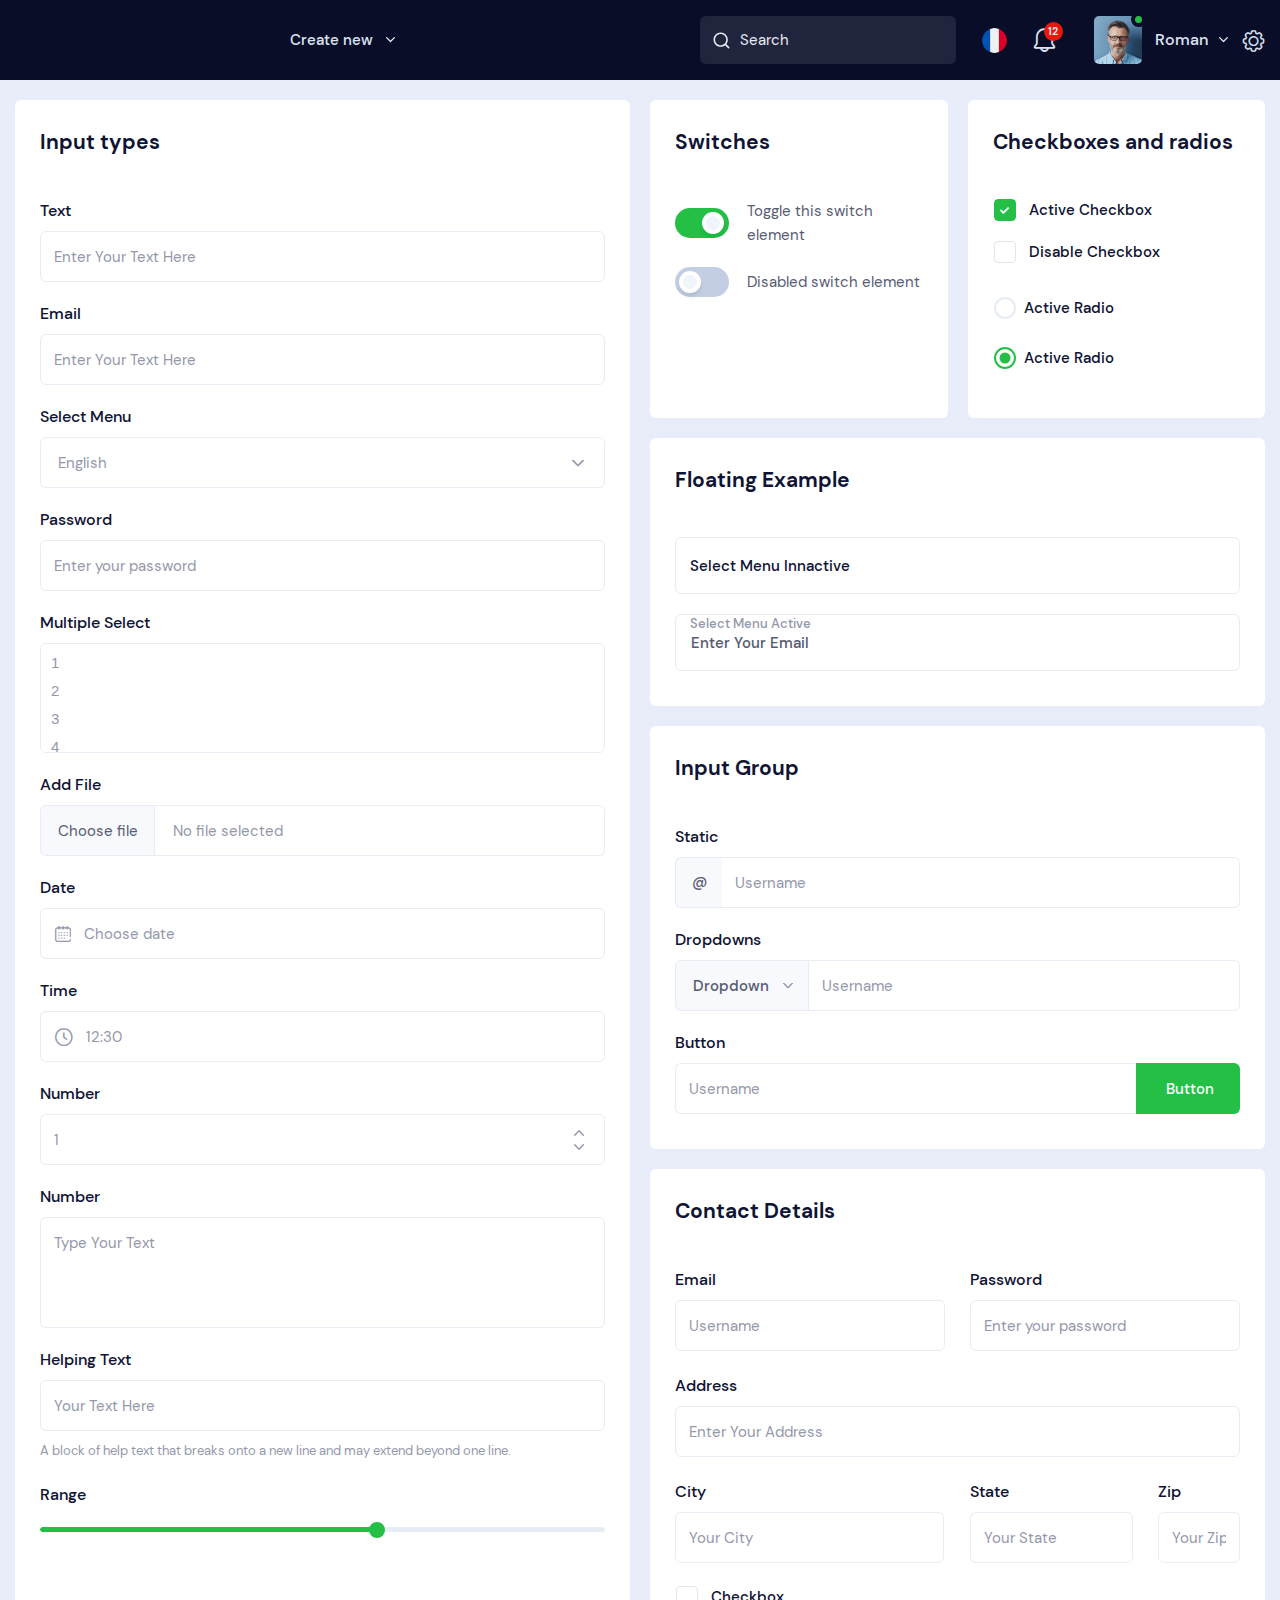
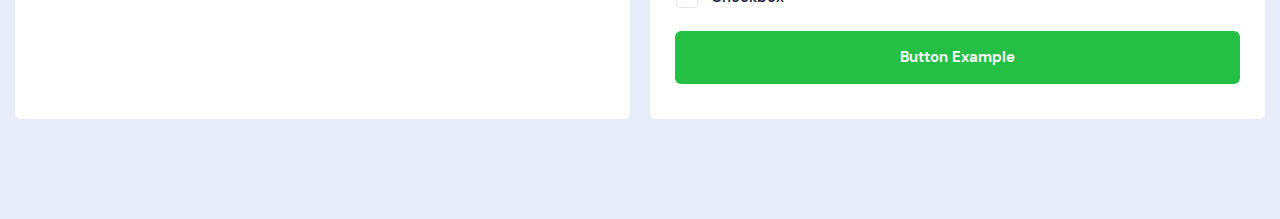
<file: elements.html>
<!DOCTYPE html>
<html lang="en">

<head>
	<meta charset="UTF-8">
	<meta name="viewport" content="width=device-width, initial-scale=1.0, maximum-scale=1">
	<link rel="shortcut icon" href="#" type="image/x-icon">
	<meta http-equiv="X-UA-Compatible" content="ie=edge">
	<meta name="description" content="#">
	<title>Keskilya - Elements</title>
	<link rel="stylesheet" href="css/jQuery-ui.css">
<link rel="stylesheet" href="css/fancy.css">
<link rel="stylesheet" href="css/icons-font.css">
<link rel="stylesheet" href="css/swiper.css">
<link rel="stylesheet" href="css/kalendae.css">
<link rel="stylesheet" href="css/plyr.css">
<link rel="stylesheet" href="css/timepicker.css">
<link rel="stylesheet" href="css/style.css">
<link rel="stylesheet" href="css/responsive.css">
</head>

<body>

	<div class="main-container">
		<header class="header">
	<div class="container">
		<div class="header__inner">
			<a class="header__logo" href="index.html"></a>
			<a class="header__logo--mobile" href="index.html"></a>
			<div class="header__menu-wrap">
				<div class="header__nav">
					<div class="header__nav-create">
						<span class="popup-button">Create new</span>
						<div class="header__nav-create-popup popup-triangle popup-global">
							<ul>
								<li>
									<a href="#">Option 1</a>
								</li>
								<li>
									<a href="#">Option 1</a>
								</li>
							</ul>
						</div>
					</div>
				</div>
				<div class="header__search">
					<form action="#">
						<input type="submit" value="">
						<input class="header__search-input" type="text" placeholder="Search">
						<button type="reset" class="header__search-clear"></button>
					</form>
				</div>
				<div class="header__search--mobile"></div>
				<ul class="header__actions">
					<!-- <li class="header__fullscreen">
						<a class="ic-fullscreen-icon" href="#"></a>
					</li>
					<li class="header__apps">
						<a class="ic-apps-icon" href="#"></a>
					</li> -->
					<li class="header__language-wrap">
						<a class="header__language-french popup-button" href="#"></a>
						<div class="header__language-popup popup-triangle popup-global">
							<ul>
								<li>
									<a class="header__language-english" href="#">
										English
									</a>
								</li>
								<li>
									<a class="header__language-russian" href="#">
										Russian
									</a>
								</li>
								<li>
									<a class="header__language-ukrainian" href="#">
										Ukrainian
									</a>
								</li>
							</ul>
						</div>
					</li>
					<li class="header__notifications">
						<div class="header__notifications-button popup-button">
							<a class="--ic-notifications-icon" href="#"></a>
							<span class="header__notifications-counter">12</span>
						</div>
						<div class="header__notifications-popup popup-global popup-triangle">
							<div class="header__notifications-popup-top">
								<h4>
									Notifications
								</h4>
								<a class="header__notifications-clear" href="#">
									Clear all
								</a>
							</div>
							<ul class="header__notifications-list">
								<li class="header__notifications-item">
									<a class="header__notifications-link" href="#">

										<div class="header__notifications-photo">
											<img src="img/users/2.webp" alt="User photo">
										</div>

										<div class="header__notifications-content">
											<span class="header__notifications-name">
												Robert King
											</span>
											<p class="header__notifications-text">
												Lana Wood says that the Hollywood stars' meeting at the...
											</p>
										</div>
									</a>
								</li>
								<li class="header__notifications-item">
									<a class="header__notifications-link" href="#">

										<div class="header__notifications-photo">
											<img src="img/users/1.webp" alt="User photo">
										</div>

										<div class="header__notifications-content">
											<span class="header__notifications-name">
												Amanda Dowson
											</span>
											<p class="header__notifications-text">
												Lana Wood says that the Hollywood stars' meeting at the...
											</p>
										</div>
									</a>
								</li>
							</ul>
							<div class="header__notifications-all">
								<a href="#">
									View All
								</a>
							</div>
						</div>
					</li>
				</ul>
				<a class="header__user" href="profile.html">
					<div class="user__box online-status is-online">
						<div class="user__avatar header__user-avatar">
							<div class="user__avatar-img blue-bg">
								<img src="img/users/main-user.webp" alt="User photo">
							</div>
						</div>
						<div class="user__name">
							Roman
						</div>
					</div>
				</a>
				<div class="header__settings-wrap">
					<div class="header__settings popup-button --ic-settings-icon"></div>
					<div class="header__settings-popup popup-triangle popup-global">
						<div class="user__box">
							<div class="user__avatar">
								<div class="user__avatar-img">
									<img src="img/users/main-user.webp" alt="User photo">
								</div>
							</div>
							<div class="user__name">
								Roman Polyarush
							</div>
						</div>
						<a class="header__settings-button" href="settings.html">
							<span class="--ic-settings-icon-black header__settings-icon">Settings</span>
						</a>
						<a class="header__settings-help " href="#">
							<span class="--ic-help-icon-black header__settings-icon">Help</span>
						</a>
						<div class="header__settings-border"></div>
						<a class="header__settings-exit" href="#">
							<span class="--ic-log-out-icon-black header__settings-icon">Exit</span>
						</a>
					</div>
				</div>
			</div>
			<!-- Card burger -->
<div class="burger">
	<div class="burger__toggle">
		<div class="burger__main">
			<span></span>
			<span></span>
			<span></span>
		</div>
		<div class="burger__cross">
			<span></span>
			<span></span>
		</div>
	</div>
</div><!-- Card burger -->
		</div>
	</div>
</header>
<div class="overlay"></div>

		<!-- columns__wrap -->
		<div class="columns__wrap">
			<!-- columns__wrap-container two-columns -->
			<div class="columns__wrap-container two-columns">

				<!-- Wrapper block -->
				<div class="global-box df-column">
					<h3 class="box-title">
						Input types
					</h3>

					<!-- Text input -->
<label class="input-wrap">
	Text
	<input class="text-input input-global" type="text" placeholder="Enter Your Text Here" required>
</label>

					<!-- Email input -->
<label class="input-wrap">
	Email
	<input class="text-input input-global" type="text" placeholder="Enter Your Text Here" required>
</label>

					<div class="input-wrap">
						Select Menu
						<!-- Select menu -->
<select class="custom-select">
	<option value="English">English</option>
	<option value="Arabic">Arabic</option>
	<option value="Russian">Russian</option>
	<option value="Espanol">Espanol</option>
	<option value="German">German</option>
	<option value="Greek">Greek</option>
</select>
					</div>

					<label class="input-wrap">
	Password

	<!-- Password field -->
	<span class="password-input__wrap">
		<input class="password-input input-global" type="password" placeholder="Enter your password" required>
		<span class="password-input__show-btn is-hidden">
			<i class="password-input__show-icon --ic-visible"></i>
			<i class="password-input__show-icon --ic-not-visible is-hidden"></i>
		</span>
	</span>

</label>

					<label class="input-wrap">
						Multiple Select
						<!-- Multiple Select -->
<select class="select-multiple" multiple>
	<option value="">1</option>
	<option value="">2</option>
	<option value="">3</option>
	<option value="">4</option>
	<option value="">5</option>
	<option value="">6</option>
	<option value="">7</option>
</select>
					</label>

					<label class="input-wrap">
						Add File
						<!-- Add File input -->
<span class="file-input">
	<input type="file" class="file-input__input" multiple>
	<span class="file file-input__wrapper">
		<span class="file-input__button">Choose file</span>
		<span class="file-input__text">No file selected</span>
	</span>
</span>
					</label>

					<label class="input-wrap">
						Date
						<!-- Date input -->
<span class="date-input__wrap">
	<i class="--ic-date-icon"></i>
	<input type="text" class="auto-kal input-global" data-kal="closeOnSelection: true,format: 'ddd, D MMM'" readonly=""
		placeholder="Choose date">
</span>
					</label>

					<label class="input-wrap">
						Time
						<!-- Time input -->
<span class="time-input__wrap">
	<i class="--ic-clock-icon"></i>
	<input type="text" class="bs-timepicker input-global" value="12:30" />
</span>
					</label>

					<label class="input-wrap">
						Number
						<!-- Number input -->
<span class="quantity number-input">
	<input class="input-global" type="number" min="1" step="1" value="1">
</span>
					</label>

					<label class="input-wrap">
						Number
						<!-- Text area -->
<textarea class="textarea-box input-global" placeholder="Type Your Text"></textarea>
					</label>


					<label class="input-wrap">
						Helping Text
						<!-- Helping text input -->
<span class="helping-text">
	<input class="input-global" type="text" placeholder="Your Text Here" required>
	<span class="helping-text__info">A block of help text that breaks onto a new line and
		may
		extend beyond one
		line.</span>
</span>
					</label>

					<label class="input-wrap">
						Range
						<!-- Range input -->
<span class="input-range">
	<input type="range" min="0" max="100" value="60" name="range" step="1" />
</span>
					</label>

				</div><!-- Wrapper block -->

				<!-- Wrapper block -->
				<div class="df-column">

					<!-- Checkbox & radio templates -->
					<div class="template-box" style="display: flex; gap: 20px; width: 100%;">

						<!-- Switches box -->
						<div class="df-column global-box" style="width: 100%;">
							<h3 class="box-title">
								Switches
							</h3>

							<div class="switch-input__wrap">
								<!-- Switch button -->
<label class="switch-input">
	<input class="switch-input__checkbox" type="checkbox" checked>
	<span class="switch-input__slider"></span>
</label>
								<span>Toggle this switch element</span>
							</div>

							<div class="switch-input__wrap">
								<label class="switch-input">
									<input class="switch-input__checkbox" type="checkbox" disabled>
									<span class="switch-input__slider"></span>
								</label>
								<span>Disabled switch element</span>
							</div>
						</div>

						<!-- Checkboxes and radio templates -->
						<div class="df-column global-box" style="width: 100%;">

							<h3 class="box-title">
								Checkboxes and radios
							</h3>

							<span>
								<!-- Checkbox -->
<label class="check-input">
	<input class="check-input__check" type="checkbox" checked>
	<span class="check-input__style"></span>
	Active Checkbox
</label>
							</span>

							<span>
								<!-- Checkbox -->
								<label class="check-input">
									<input class="check-input__check" type="checkbox">
									<span class="check-input__style"></span>
									Disable Checkbox
								</label>
							</span>

							<span>
								<!-- Radio button -->
<label class="radio-input">
	<input name="rd" class="radio-input__radio" type="radio" checked>
	<span class="radio-input__style"></span>
	Active Radio
</label>
								<!-- Radio button -->
<label class="radio-input">
	<input name="rd" class="radio-input__radio" type="radio" checked>
	<span class="radio-input__style"></span>
	Active Radio
</label>
							</span>

						</div>
					</div><!-- Checkbox & radio templates -->

					<!-- Floating inputs templates -->
					<div class="df-column global-box">
						<h3 class="box-title">
							Floating Example
						</h3>

						<!-- Floating input -->
<span class="floating-input">
	<input class="input-global" type="text" placeholder="Your Full Name" required>
	<label>Select Menu Innactive</label>
</span>

						<!-- Floating input -->
						<span class="floating-input">
							<input class="input-global" type="text" placeholder="Your Full Name"
								value="Enter Your Email" required>
							<label>Select Menu Active</label>
						</span>

					</div><!-- Floating inputs templates -->

					<!-- Input Group templates -->
					<div class="df-column global-box">
						<h3 class="box-title">
							Input Group
						</h3>

						<!-- Static input -->
<label class="input-wrap">
	Static
	<span class="static-input">
		<span>@</span>
		<input class="input-global" type="text" placeholder="Username">
	</span>
</label>
						<!-- Dropdown input -->
<div class="input-wrap">
	Dropdowns
	<div class="dropdown-input">
		<span class="dropdown-input__button">Dropdown</span>
		<input class="input-global" type="text" placeholder="Username">
		<div class="dropdown-input__popup">
			<ul>
				<li>
					<a href="#">Action 1</a>
				</li>
				<li>
					<a href="#">Action 2</a>
				</li>
				<li>
					<a href="#">Action 3</a>
				</li>
			</ul>
		</div>
	</div>
</div>
						<!-- Button & input -->
<span class="input-wrap">
	Button
	<span class="button-input">
		<input class="input-global" type="text" placeholder="Username">
		<button class="button-input__button">Button</button>
	</span>
</span>

					</div><!-- Input Group templates -->

					<!-- Contact details template -->
					<div class="df-column global-box">
						<h3 class="box-title">
							Contact Details
						</h3>

						<!-- Form -->
<form class="form" action="#">
	<div class="form__top">
		<!-- Email input -->
		<label class="input-wrap">
			Email
			<input class="text-input input-global" type="text" placeholder="Username" required>
		</label>
		<!-- Password field -->
		<label class="input-wrap">
			Password
			<span class="password-input__wrap">
				<input class="password-input input-global" type="password" placeholder="Enter your password" required>
				<span class="password-input__show-btn is-hidden">
					<i class="password-input__show-icon --ic-visible"></i>
					<i class="password-input__show-icon --ic-not-visible is-hidden"></i>
				</span>
			</span>
		</label>
	</div>
	<!-- Text input -->
	<label class="input-wrap">
		Address
		<input class="text-input input-global" type="text" placeholder="Enter Your Address" required>
	</label>
	<div class="form__bottom">
		<label class="input-wrap">
			City
			<input class="text-input input-global" type="text" placeholder="Your City" required>
		</label>
		<label class="input-wrap">
			State
			<input class="text-input input-global" type="text" placeholder="Your State" required>
		</label>
		<label class="input-wrap">
			Zip
			<input class="text-input input-global" type="text" placeholder="Your Zip" required>
		</label>
	</div>
	<label class="check-input">
		<input class="check-input__check" type="checkbox">
		<span class="check-input__style"></span>
		Checkbox
	</label>
	<input class="form__button" type="submit" value="Button Example">
</form>

					</div><!-- Contact details template -->
				</div><!-- Wrapper block -->
			</div><!-- columns__wrap-container two-columns -->
		</div><!-- .columns__wrap -->
	</div><!-- .main-container -->

	<script src="js/jquery-3.6.0.min.js"></script>
<script src="js/jquery.ui.touch-punch.min.js"></script>
<script src="js/jQuery-ui.js"></script>
<script src="js/fancy.js"></script>
<script src="js/kalendae.standalone.js"></script>
<script src="js/plyr.js"></script>
<script src="js/swiper.js"></script>
<script src="js/timepicker.js"></script>
<script src="js/main.js"></script>

</body>

</html>
</file>
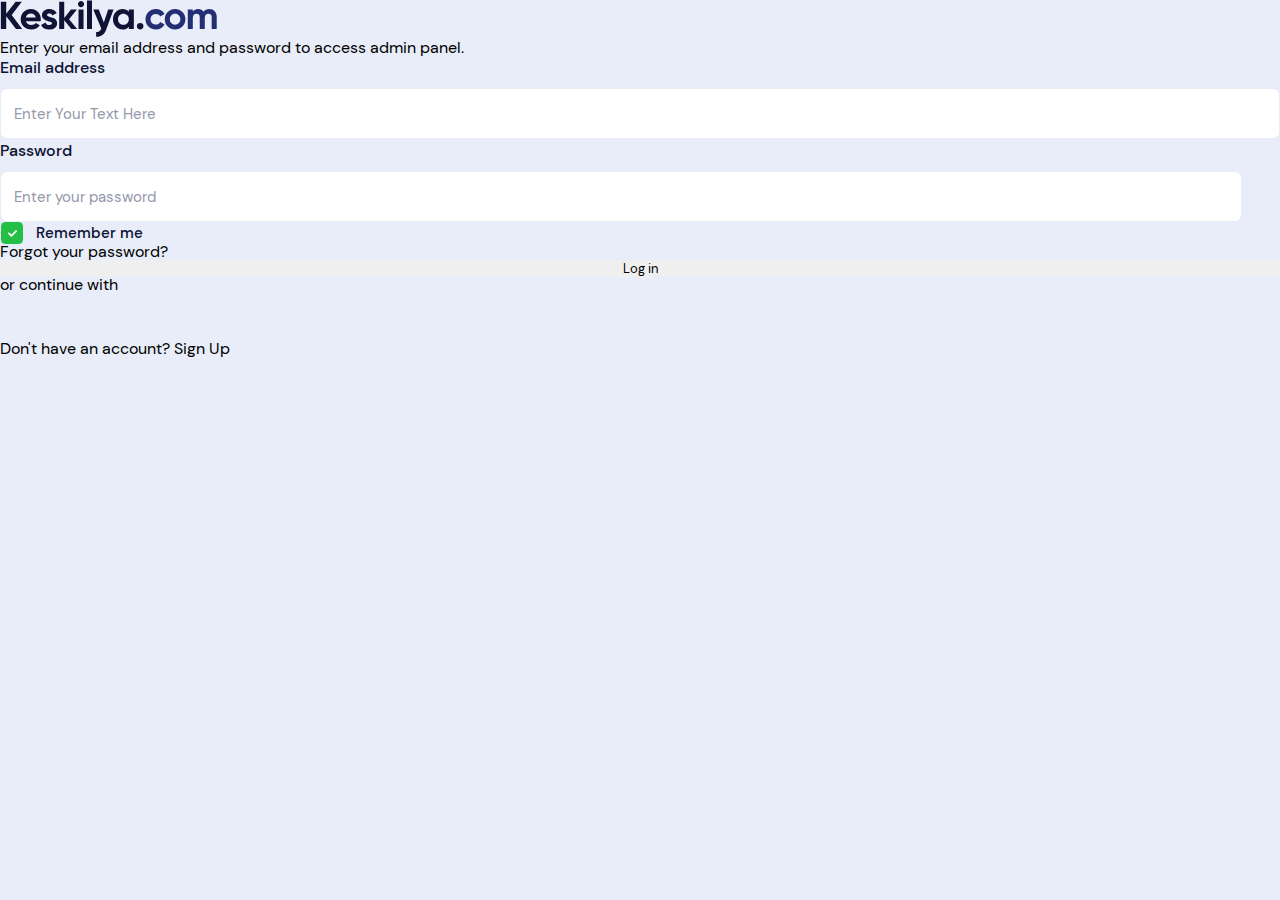
<file: login.html>
<!DOCTYPE html>
<html lang="en">

<head>
	<meta charset="UTF-8">
	<meta name="viewport" content="width=device-width, initial-scale=1.0, maximum-scale=1">
	<link rel="shortcut icon" href="#" type="image/x-icon">
	<meta http-equiv="X-UA-Compatible" content="ie=edge">
	<meta name="description" content="#">
	<title>Keskilya - Login</title>
	<link rel="stylesheet" href="css/icons-font.css">
	<link rel="stylesheet" href="css/style.css">
	<link rel="stylesheet" href="css/responsive.css">
</head>

<body>

	<div class="login">
		<div class="login__inner">
			<div class="login__container">
				<div class="login__left">
					<div class="login__logo">
						<img src="img/entrance-logo.svg" alt="Logo">
					</div>
					<p class="login__text">
						Enter your email address and password to
						access admin panel.
					</p>
					<form class="login__form" action="#">
						<label class="input-wrap">
							Email address
							<input class="text-input input-global" type="text" placeholder="Enter Your Text Here"
								required>
						</label>
						<label class="input-wrap">
							Password
							<span class="password-input__wrap">
								<input class="password-input input-global" type="password"
									placeholder="Enter your password" required>
								<span class="password-input__show-btn is-hidden">
									<i class="password-input__show-icon --ic-visible"></i>
									<i class="password-input__show-icon --ic-not-visible is-hidden"></i>
								</span>
							</span>
						</label>
						<div class="login__actions">
							<label class="check-input">
								<input class="check-input__check" type="checkbox" checked="">
								<span class="check-input__style"></span>
								Remember me
							</label>
							<div class="login__forgot">
								<a href="#">
									Forgot your password?
								</a>
							</div>
						</div>
						<input class="contacts-form__button" type="submit" value="Log in">
					</form>
					<div class="login__socials">
						<span class="login__socials-label">
							or continue with
						</span>
						<div class="login__socials-links">
							<ul>
								<li>
									<a href="#"></a>
								</li>
								<li>
									<a href="#"></a>
								</li>
								<li>
									<a href="#"></a>
								</li>
							</ul>
						</div>
					</div>
					<div class="login__to-sign">
						<a href="#">
							Don't have an account? <span>Sign Up</span>
						</a>
					</div>
				</div>
				<div class="login__right"></div>
			</div>
		</div>
	</div>

	<script src="js/jquery-3.6.0.min.js"></script>
	<script src="js/main.js"></script>
</body>

</html>
</file>
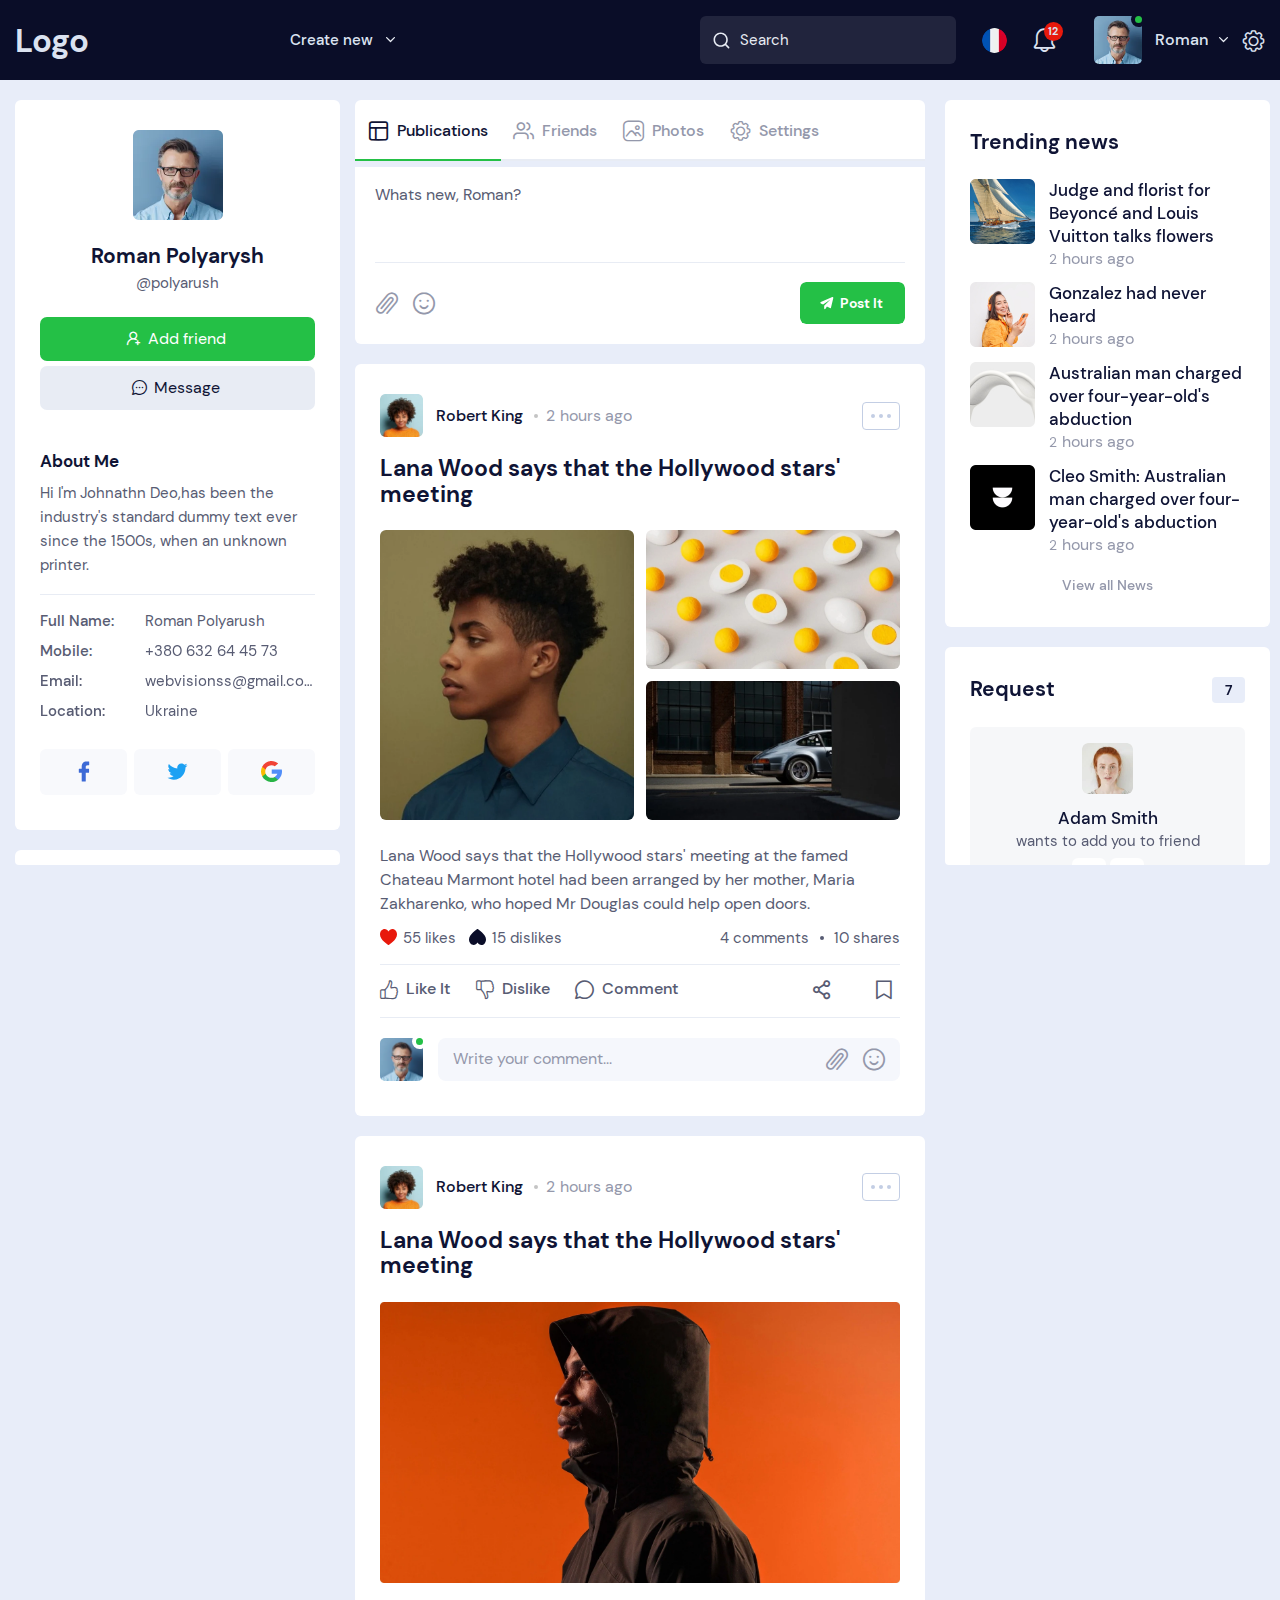
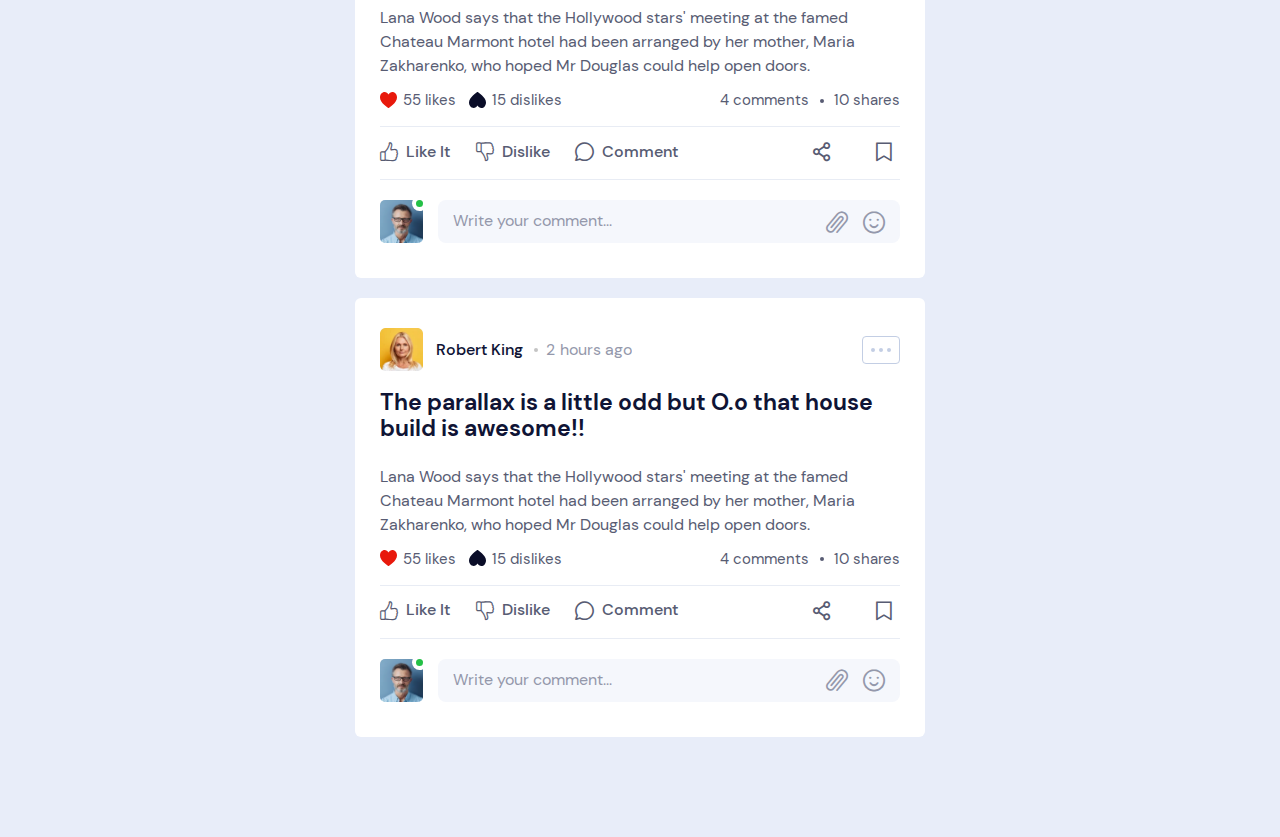
<file: profile.html>
<!DOCTYPE html>
<html lang="en">

<head>
	<meta charset="UTF-8">
	<meta name="viewport" content="width=device-width, initial-scale=1.0, maximum-scale=1">
	<link rel="shortcut icon" href="#" type="image/x-icon">
	<meta http-equiv="X-UA-Compatible" content="ie=edge">
	<meta name="description" content="#">
	<title>Template - Profile</title>
	<link rel="stylesheet" href="css/jQuery-ui.css">
	<link rel="stylesheet" href="css/fancy.css">
	<link rel="stylesheet" href="css/icons-font.css">
	<link rel="stylesheet" href="css/swiper.css">
	<link rel="stylesheet" href="css/kalendae.css">
	<link rel="stylesheet" href="css/plyr.css">
	<link rel="stylesheet" href="css/timepicker.css">
	<link rel="stylesheet" href="css/style.css">
	<link rel="stylesheet" href="css/responsive.css">
</head>

<body>

	<div class="main-container">
		<header class="header">
			<div class="container">
				<div class="header__inner">
					<a class="header__logo" href="index.html">Logo</a>
					<a class="header__logo--mobile" href="index.html">Logo</a>
					<div class="header__menu-wrap">
						<div class="header__nav">
							<div class="header__nav-create">
								<span class="popup-button">Create new</span>
								<div class="header__nav-create-popup popup-triangle popup-global">
									<ul>
										<li>
											<a href="#">Option 1</a>
										</li>
										<li>
											<a href="#">Option 1</a>
										</li>
									</ul>
								</div>
							</div>
						</div>
						<div class="header__search">
							<form action="#">
								<input type="submit" value="">
								<input class="header__search-input" type="text" placeholder="Search">
								<button type="reset" class="header__search-clear"></button>
							</form>
						</div>
						<div class="header__search--mobile"></div>
						<ul class="header__actions">
							<!-- <li class="header__fullscreen">
						<a class="ic-fullscreen-icon" href="#"></a>
					</li>
					<li class="header__apps">
						<a class="ic-apps-icon" href="#"></a>
					</li> -->
							<li class="header__language-wrap">
								<a class="header__language-french popup-button" href="#"></a>
								<div class="header__language-popup popup-triangle popup-global">
									<ul>
										<li>
											<a class="header__language-english" href="#">
												English
											</a>
										</li>
										<li>
											<a class="header__language-russian" href="#">
												Russian
											</a>
										</li>
										<li>
											<a class="header__language-ukrainian" href="#">
												Ukrainian
											</a>
										</li>
									</ul>
								</div>
							</li>
							<li class="header__notifications">
								<div class="header__notifications-button popup-button">
									<a class="--ic-notifications-icon" href="#"></a>
									<span class="header__notifications-counter">12</span>
								</div>
								<div class="header__notifications-popup popup-global popup-triangle">
									<div class="header__notifications-popup-top">
										<h4>
											Notifications
										</h4>
										<a class="header__notifications-clear" href="#">
											Clear all
										</a>
									</div>
									<ul class="header__notifications-list">
										<li class="header__notifications-item">
											<a class="header__notifications-link" href="#">

												<div class="header__notifications-photo">
													<img src="img/users/2.webp" alt="User photo">
												</div>

												<div class="header__notifications-content">
													<span class="header__notifications-name">
														Robert King
													</span>
													<p class="header__notifications-text">
														Lana Wood says that the Hollywood stars' meeting at the...
													</p>
												</div>
											</a>
										</li>
										<li class="header__notifications-item">
											<a class="header__notifications-link" href="#">

												<div class="header__notifications-photo">
													<img src="img/users/1.webp" alt="User photo">
												</div>

												<div class="header__notifications-content">
													<span class="header__notifications-name">
														Amanda Dowson
													</span>
													<p class="header__notifications-text">
														Lana Wood says that the Hollywood stars' meeting at the...
													</p>
												</div>
											</a>
										</li>
									</ul>
									<div class="header__notifications-all">
										<a href="#">
											View All
										</a>
									</div>
								</div>
							</li>
						</ul>
						<a class="header__user" href="profile.html">
							<div class="user__box online-status is-online">
								<div class="user__avatar header__user-avatar">
									<div class="user__avatar-img blue-bg">
										<img src="img/users/main-user.webp" alt="User photo">
									</div>
								</div>
								<div class="user__name">
									Roman
								</div>
							</div>
						</a>
						<div class="header__settings-wrap">
							<div class="header__settings popup-button --ic-settings-icon"></div>
							<div class="header__settings-popup popup-triangle popup-global">
								<div class="user__box">
									<div class="user__avatar">
										<div class="user__avatar-img">
											<img src="img/users/main-user.webp" alt="User photo">
										</div>
									</div>
									<div class="user__name">
										Roman Polyarush
									</div>
								</div>
								<a class="header__settings-button" href="settings.html">
									<span class="--ic-settings-icon-black header__settings-icon">Settings</span>
								</a>
								<a class="header__settings-help " href="#">
									<span class="--ic-help-icon-black header__settings-icon">Help</span>
								</a>
								<div class="header__settings-border"></div>
								<a class="header__settings-exit" href="#">
									<span class="--ic-log-out-icon-black header__settings-icon">Exit</span>
								</a>
							</div>
						</div>
					</div>
					<!-- Card burger -->
					<div class="burger">
						<div class="burger__toggle">
							<div class="burger__main">
								<span></span>
								<span></span>
								<span></span>
							</div>
							<div class="burger__cross">
								<span></span>
								<span></span>
							</div>
						</div>
					</div><!-- Card burger -->
				</div>
			</div>
		</header>
		<div class="overlay"></div>

		<div class="columns__wrap">

			<div class="columns__wrap-container">

				<div class="columns__left">
					<div class="columns__left-inner">
						<div class="columns__content">
							<div class="profile-card global-box">
								<div class="profile-card__photo">
									<img src="img/users/main-user.webp" alt="User photo">
								</div>
								<div class="profile-card__name">
									<span>
										Roman Polyarysh
									</span>
								</div>
								<div class="profile-card__username">
									<span>
										@polyarush
									</span>
								</div>
								<div class="profile-card__buttons">
									<a class="profile-card__buttons-add-friends" href="#">
										<i class="--ic-add-friend-icon"></i>
										<span>
											Add friend
										</span>
									</a>
									<a class="profile-card__buttons-message-to" href="#">
										<i class="--ic-message-user-icon"></i>
										<span>
											Message
										</span>
									</a>
								</div>
								<div class="profile-card__about">
									<h5>
										About Me
									</h5>
									<p>
										Hi I'm Johnathn Deo,has been the industry's standard dummy text ever since the
										1500s, when an unknown
										printer.
									</p>
								</div>
								<div class="profile-card__contacts">
									<ul>
										<li>
											<span>
												Full Name:
											</span>
											<span>
												Roman Polyarush
											</span>
										</li>
										<li>
											<span>
												Mobile:
											</span>
											<a href="tel:+380632644573">
												+380 632 64 45 73
											</a>
										</li>
										<li>
											<span>
												Email:
											</span>
											<a href="mailto:webvisionss@gmail.com">
												webvisionss@gmail.com
											</a>
										</li>
										<li>
											<span>
												Location:
											</span>
											<a href="#">
												Ukraine
											</a>
										</li>
									</ul>
								</div>
								<div class="profile-card__socials">
									<ul>
										<li>
											<a class="profile-card__socials-facebook" href="#">
												<img src="img/icons/facebook-icon.svg" alt="">
											</a>
										</li>
										<li>
											<a class="profile-card__socials-twitter" href="#">
												<img src="img/icons/twitter-icon.svg" alt="">
											</a>
										</li>
										<li>
											<a class="profile-card__socials-google" href="#">
												<img src="img/icons/google-icon.svg" alt="">
											</a>
										</li>
									</ul>
								</div>
								<div class="profile-card"></div>
								<div class="profile-card"></div>
							</div><!-- .profile-card -->
							<div class="messages global-box">
								<div class="messages__top global-box__top">
									<h3 class="box-title">
										Messages
									</h3>
									<i class="--ic-new-post-icon"></i>
								</div>

								<div class="messages__filter">
									<i class="--ic-users-search-icon"></i>
									<input type="text" autocomplete="off" placeholder="Search">
								</div>

								<ul class="global-box__list messages__list">
									<li>
										<a class="user__box online-status is-online messages__list-link" href="#">
											<div class="user__avatar">
												<div class="user__avatar-img white-bg">
													<img src="img/users/1.webp" alt="User photo">
												</div>
											</div>
											<div class="message__content">
												<div class="user__name message__content-name">
													Robert King
												</div>
												<div class="messages__content-text">
													I've finished it! See you Lorem, ipsum dolor.
												</div>
											</div>
											<div class="messages__info">
												<div class="notification-count">7</div>
											</div>
										</a>
									</li>
									<li>
										<a class="user__box online-status is-online messages__list-link" href="#">
											<div class="user__avatar">
												<div class="user__avatar-img white-bg">
													<img src="img/users/4.webp" alt="User photo">
												</div>
											</div>
											<div class="message__content">
												<div class="user__name message__content-name">
													Amanda Dowson
												</div>
												<div class="messages__content-text">
													I've finished it! See you Lorem, ipsum dolor.
												</div>
											</div>
											<div class="messages__info">
												<!-- <div class="notification-count">7</div> -->
												<div class="messages__info-date">
													21.05.21
												</div>
											</div>
										</a>
									</li>
									<li>
										<a class="user__box online-status is-offline messages__list-link" href="#">
											<div class="user__avatar">
												<div class="user__avatar-img white-bg">
													<img src="img/users/no-avatar.webp" alt="User photo">
												</div>
											</div>
											<div class="message__content">
												<div class="user__name message__content-name">
													Marcin Dobrozek
												</div>
												<div class="messages__media">
													<div class="messages__files-images">
														<span>2</span>
														<span>images</span>
													</div>
													<div class="messages__files-files">
														<span>8</span>
														<span>files</span>
													</div>
												</div>
											</div>
											<div class="messages__info">
												<!-- <div class="notification-count">7</div> -->
												<div class="messages__info-date">
													21.05.21
												</div>
											</div>
										</a>
									</li>
									<li>
										<a class="user__box online-status is-online messages__list-link" href="#">
											<div class="user__avatar">
												<div class="user__avatar-img white-bg">
													<img src="img/users/6.webp" alt="User photo">
												</div>
											</div>
											<div class="message__content">
												<div class="user__name message__content-name">
													Pedro Gonçalves
												</div>
												<div class="messages__content-text">
													I've finished it! See you Lorem, ipsum dolor.
												</div>
											</div>
											<div class="messages__info">
												<!-- <div class="notification-count">7</div> -->
												<div class="messages__info-date">
													21.05.21
												</div>
											</div>
										</a>
									</li>
									<li>
										<a class="user__box online-status is-offline messages__list-link" href="#">
											<div class="user__avatar">
												<div class="user__avatar-img white-bg">
													<img src="img/users/2.webp" alt="User photo">
												</div>
											</div>
											<div class="message__content">
												<div class="user__name message__content-name">
													Sébastien Haller
												</div>
												<div class="messages__content-text">
													I've finished it! See you Lorem, ipsum dolor.
												</div>
											</div>
											<div class="messages__info">
												<!-- <div class="notification-count">7</div> -->
												<div class="messages__info-date">
													21.05.21
												</div>
											</div>
										</a>
									</li>
									<li>
										<a class="user__box online-status is-online messages__list-link" href="#">
											<div class="user__avatar">
												<div class="user__avatar-img white-bg">
													<img src="img/users/8.webp" alt="User photo">
												</div>
											</div>
											<div class="message__content">
												<div class="user__name message__content-name">
													Robert King
												</div>
												<div class="messages__content-text">
													I've finished it! See you Lorem, ipsum dolor.
												</div>
											</div>
											<div class="messages__info">
												<!-- <div class="notification-count">7</div> -->
												<div class="messages__info-date">
													21.05.21
												</div>
											</div>
										</a>
									</li>
								</ul>
							</div>
						</div><!-- .columns__content -->
					</div><!-- .columns__left-inner -->
				</div><!-- .columns__left -->

				<div class="columns__main main-content">

					<div class="main__actions main__actions--profile">
						<div class="main__actions-tabs">
							<div class="main__actions-tab main__actions-tab--profile is-active" id="ai-post">
								<i class="main__actions-icon --ic-sidebar-layouts"></i>
								<span>Publications</span>
							</div>
							<div class="main__actions-tab main__actions-tab--profile" id="ai-media">
								<i class="main__actions-icon --ic-sidebar-crm"></i>
								<span>Friends</span>
							</div>
							<div class="main__actions-tab main__actions-tab--profile" id="ai-story">
								<i class="main__actions-icon --ic-new-photo-icon"></i>
								<span>Photos</span>
							</div>
							<div class="main__actions-tab main__actions-tab--profile" id="ai-settings">
								<i class="main__actions-icon --ic-settings-icon"></i>
								<span>Settings</span>
							</div>
						</div>
					</div><!-- .main__actions -->

					<div class="post__wrap main__actions-box is-active" data-id="#ai-post">
						<div class="main__actions-post main__actions-post--profile">
							<form action="#">
								<textarea class="post__profile-textarea custom-scroll"
									placeholder="Whats new, Roman?"></textarea>
								<div class="new-post-actions">
									<div class="file-and-emoji">
										<div class="--ic-file-upload-icon file-upload">
											<input type="file">
										</div>
										<div class="--ic-smile-icon add-emoji"></div>
									</div>
									<input type="submit" value="Post It">
								</div>
							</form>
						</div>
						<ul class="post__list df-column">

							<li class="post post--grid-view global-box">
								<div class="post__header">
									<div class="post__header-person">
										<a class="user__box post__header-user" href="#">
											<div class="user__avatar">
												<div class="user__avatar-img">
													<img src="img/users/4.webp" alt="User photo">
												</div>
											</div>
											<div class="user__name">
												<span>Robert King</span>
												<div class="time-box">
													<span class="time-box__count time-box__count-dotted">2</span> hours
													ago
												</div>
											</div>
										</a>
									</div>
									<div class="action-dots__wrap">
										<div class="action-dots action-dots--bordered">
											<span></span>
											<span></span>
											<span></span>
										</div>
										<div class="action-dots__popup action-dots__popup--post popup-triangle">
											<div class="action-dots__popup-buttons">
												<a href="#">Report</a>
											</div>
										</div>
									</div>
								</div>
								<h2 class="post__title">
									Lana Wood says that the Hollywood stars' meeting
								</h2>
								<div class="post__image">
									<div class="post__image-md">
										<img src="img/posts/8.webp" alt="Post image">
									</div>
									<div class="post__image-sm">
										<div>
											<img src="img/posts/9.webp" alt="Post image">
										</div>
										<div>
											<img src="img/posts/10.webp" alt="Post image">
										</div>
									</div>
								</div>
								<div class="post__text">
									Lana Wood says that the Hollywood stars' meeting at the famed Chateau Marmont hotel
									had
									been arranged by her mother,
									Maria Zakharenko, who hoped Mr Douglas could help open doors.
								</div>
								<div class="post__actions">
									<div class="post__actions-top post-info">
										<div class="post__ratings">
											<div class="post__ratings-likes">
												<span class="likes-count">55</span>
												<span>likes</span>
											</div>
											<div class="post__ratings-dislikes">
												<span class="dislikes-count">15</span>
												<span>dislikes</span>
											</div>
										</div>
										<div class="post__reactions">
											<div class="post__reactions-comments">
												<span class="comments-count">4</span>
												<span>comments</span>
											</div>
											<div class="post__reactions-shares">
												<span class="shares-count">10</span>
												<span>shares</span>
											</div>
										</div>
									</div>
									<div class="post__actions-bottom">
										<div class="post__actions-buttons">
											<div class="post__actions-like post__actions-button">
												<i class="--ic-like-icon"></i>
												Like It
											</div>
											<div class="post__actions-dislike post__actions-button">
												<i class="--ic-dislike-icon"></i>
												Dislike
											</div>
											<div class="post__actions-comment post__actions-button">
												<i class="--ic-comment-icon"></i>
												Comment
											</div>
										</div>
										<div class="post__actions-right">
											<a class="post__actions-share post__actions-button" href="#">
												<i class="--ic-share-icon"></i>
												Share
											</a>
											<a class="post__actions-save post__actions-button" href="#">
												<i class="--ic-save-icon"></i>
												Save
											</a>
										</div>
									</div>
								</div>
								<div class="comment-input is-shown">
									<div class="comment-input__inner">
										<div class="user__box online-status is-online">
											<div class="user__avatar">
												<div class="user__avatar-img white-bg">
													<img src="img/users/main-user.webp" alt="User photo">
												</div>
											</div>
										</div>
										<div class="comment-input__form">
											<form action="#">
												<input type="text" placeholder="Write your comment...">
												<div class="file-and-emoji">
													<div class="--ic-file-upload-icon file-upload">
														<input type="file">
													</div>
													<div class="--ic-smile-icon add-emoji"></div>
												</div>
											</form>
										</div>
									</div>
								</div>
							</li> <!-- .post .post-grid-view-->

							<li class="post global-box">
								<div class="post__header">
									<div class="post__header-person">
										<a class="user__box post__header-user" href="#">
											<div class="user__avatar">
												<div class="user__avatar-img">
													<img src="img/users/4.webp" alt="User photo">
												</div>
											</div>
											<div class="user__name">
												<span>Robert King</span>
												<div class="time-box">
													<span class="time-box__count time-box__count-dotted">2</span> hours
													ago
												</div>
											</div>
										</a>
									</div>
									<div class="action-dots__wrap">
										<div class="action-dots action-dots--bordered">
											<span></span>
											<span></span>
											<span></span>
										</div>
										<div class="action-dots__popup action-dots__popup--post popup-triangle">
											<div class="action-dots__popup-buttons">
												<a href="#">Report</a>
											</div>
										</div>
									</div>
								</div>
								<h2 class="post__title">
									Lana Wood says that the Hollywood stars' meeting
								</h2>
								<div class="post__image post__image-large">
									<img src="img/posts/11.webp" alt="Post image">
								</div>
								<div class="post__text">
									Lana Wood says that the Hollywood stars' meeting at the famed Chateau Marmont hotel
									had
									been arranged by her mother,
									Maria Zakharenko, who hoped Mr Douglas could help open doors.
								</div>
								<div class="post__actions">
									<div class="post__actions-top post-info">
										<div class="post__ratings">
											<div class="post__ratings-likes">
												<span class="likes-count">55</span>
												<span>likes</span>
											</div>
											<div class="post__ratings-dislikes">
												<span class="dislikes-count">15</span>
												<span>dislikes</span>
											</div>
										</div>
										<div class="post__reactions">
											<div class="post__reactions-comments">
												<span class="comments-count">4</span>
												<span>comments</span>
											</div>
											<div class="post__reactions-shares">
												<span class="shares-count">10</span>
												<span>shares</span>
											</div>
										</div>
									</div>
									<div class="post__actions-bottom">
										<div class="post__actions-buttons">
											<div class="post__actions-like post__actions-button">
												<i class="--ic-like-icon"></i>
												Like It
											</div>
											<div class="post__actions-dislike post__actions-button">
												<i class="--ic-dislike-icon"></i>
												Dislike
											</div>
											<div class="post__actions-comment post__actions-button">
												<i class="--ic-comment-icon"></i>
												Comment
											</div>
										</div>
										<div class="post__actions-right">
											<a class="post__actions-share post__actions-button" href="#">
												<i class="--ic-share-icon"></i>
												Share
											</a>
											<a class="post__actions-save post__actions-button" href="#">
												<i class="--ic-save-icon"></i>
												Save
											</a>
										</div>
									</div>
								</div>
								<div class="comment-input is-shown">
									<div class="comment-input__inner">
										<div class="user__box online-status is-online">
											<div class="user__avatar">
												<div class="user__avatar-img white-bg">
													<img src="img/users/main-user.webp" alt="User photo">
												</div>
											</div>
										</div>
										<div class="comment-input__form">
											<form action="#">
												<input type="text" placeholder="Write your comment...">
												<div class="file-and-emoji">
													<div class="--ic-file-upload-icon file-upload">
														<input type="file">
													</div>
													<div class="--ic-smile-icon add-emoji"></div>
												</div>
											</form>
										</div>
									</div>
								</div>
							</li> <!-- .post -->

							<li class="post post--text global-box">
								<div class="post__header">
									<div class="post__header-person">
										<a class="user__box post__header-user" href="#">
											<div class="user__avatar">
												<div class="user__avatar-img">
													<img src="img/users/7.webp" alt="User photo">
												</div>
											</div>
											<div class="user__name">
												<span>Robert King</span>
												<div class="time-box">
													<span class="time-box__count time-box__count-dotted">2</span> hours
													ago
												</div>
											</div>
										</a>
									</div>
									<div class="action-dots__wrap">
										<div class="action-dots action-dots--bordered">
											<span></span>
											<span></span>
											<span></span>
										</div>
										<div class="action-dots__popup action-dots__popup--post popup-triangle">
											<div class="action-dots__popup-buttons">
												<a href="#">Report</a>
											</div>
										</div>
									</div>
								</div>
								<h2 class="post__title">
									The parallax is a little odd but O.o that house build is awesome!!
								</h2>
								<p class="post__text">
									Lana Wood says that the Hollywood stars' meeting at the famed Chateau
									Marmont hotel had been arranged by her mother,
									Maria Zakharenko, who hoped Mr Douglas could help open doors.
								</p>
								<div class="post__actions">
									<div class="post__actions-top post-info">
										<div class="post__ratings">
											<div class="post__ratings-likes">
												<span class="likes-count">55</span>
												<span>likes</span>
											</div>
											<div class="post__ratings-dislikes">
												<span class="dislikes-count">15</span>
												<span>dislikes</span>
											</div>
										</div>
										<div class="post__reactions">
											<div class="post__reactions-comments">
												<span class="comments-count">4</span>
												<span>comments</span>
											</div>
											<div class="post__reactions-shares">
												<span class="shares-count">10</span>
												<span>shares</span>
											</div>
										</div>
									</div>
									<div class="post__actions-bottom">
										<div class="post__actions-buttons">
											<div class="post__actions-like post__actions-button">
												<i class="--ic-like-icon"></i>
												Like It
											</div>
											<div class="post__actions-dislike post__actions-button">
												<i class="--ic-dislike-icon"></i>
												Dislike
											</div>
											<div class="post__actions-comment post__actions-button">
												<i class="--ic-comment-icon"></i>
												Comment
											</div>
										</div>
										<div class="post__actions-right">
											<a class="post__actions-share post__actions-button" href="#">
												<i class="--ic-share-icon"></i>
												Share
											</a>
											<a class="post__actions-save post__actions-button" href="#">
												<i class="--ic-save-icon"></i>
												Save
											</a>
										</div>
									</div>
								</div>
								<div class="comment-input is-shown">
									<div class="comment-input__inner">
										<div class="user__box online-status is-online">
											<div class="user__avatar">
												<div class="user__avatar-img white-bg">
													<img src="img/users/main-user.webp" alt="User photo">
												</div>
											</div>
										</div>
										<div class="comment-input__form">
											<form action="#">
												<input type="text" placeholder="Write your comment...">
												<div class="file-and-emoji">
													<div class="--ic-file-upload-icon file-upload">
														<input type="file">
													</div>
													<div class="--ic-smile-icon add-emoji"></div>
												</div>
											</form>
										</div>
									</div>
								</div>
							</li> <!-- .post .text-vote -->

						</ul><!-- .post__list -->
					</div><!-- .post__wrap -->

					<div class="friends-box main__actions-box global-box" data-id="#ai-media">
						<div class="friends-box__top global-box__top">
							<div class="friends-box__title-wrap">
								<h3 class="box-title">
									Friends
								</h3>
								<span class="friends-box__count">(6)</span>
							</div>
							<div class="friends-box__filter">
								<i class="--ic-users-search-icon"></i>
								<input type="text" autocomplete="off" placeholder="Search friends">
							</div>
							<div class="friends-box__requests">
								<span>Requests</span>
								<span class="friends-box__requests-count">(7)</span>
							</div>
						</div>
						<ul class="friends-box__list">
							<li>
								<a class="user__box" href="#">
									<div class="user__avatar friends-box__avatar">
										<div class="user__avatar-img white-bg">
											<img src="img/users/6.webp" alt="User photo">
										</div>
									</div>
									<div class="message__content">
										<div class="user__name">
											Robert Smith
										</div>
										<div class="friends-box__user-info">
											UI/UX Designer
										</div>
									</div>
									<div class="action-dots friends-box__remove-friend">
										<span></span>
										<span></span>
										<span></span>
										<div class="friends-box__remove-popup popup-triangle">
											<div>
												<i class="--ic-remove-friend-icon"></i>
												Remove from friends
											</div>
										</div>
									</div>
								</a>
							</li>
							<li>
								<a class="user__box" href="#">
									<div class="user__avatar friends-box__avatar">
										<div class="user__avatar-img white-bg">
											<img src="img/users/2.webp" alt="User photo">
										</div>
									</div>
									<div class="message__content">
										<div class="user__name">
											Alfred Smith
										</div>
										<div class="friends-box__user-info">
											UI/UX Designer
										</div>
									</div>
									<div class="action-dots friends-box__remove-friend">
										<span></span>
										<span></span>
										<span></span>
										<div class="friends-box__remove-popup popup-triangle">
											<div>
												<i class="--ic-remove-friend-icon"></i>
												Remove from friends
											</div>
										</div>
									</div>
								</a>
							</li>
							<li>
								<a class="user__box" href="#">
									<div class="user__avatar friends-box__avatar">
										<div class="user__avatar-img white-bg">
											<img src="img/users/3.webp" alt="User photo">
										</div>
									</div>
									<div class="message__content">
										<div class="user__name">
											Ioan Smith
										</div>
										<div class="friends-box__user-info">
											UI/UX Designer
										</div>
									</div>
									<div class="action-dots friends-box__remove-friend">
										<span></span>
										<span></span>
										<span></span>
										<div class="friends-box__remove-popup popup-triangle">
											<div>
												<i class="--ic-remove-friend-icon"></i>
												Remove from friends
											</div>
										</div>
									</div>
								</a>
							</li>
							<li>
								<a class="user__box" href="#">
									<div class="user__avatar friends-box__avatar">
										<div class="user__avatar-img white-bg">
											<img src="img/users/4.webp" alt="User photo">
										</div>
									</div>
									<div class="message__content">
										<div class="user__name">
											Jon Smith
										</div>
										<div class="friends-box__user-info">
											UI/UX Designer
										</div>
									</div>
									<div class="action-dots friends-box__remove-friend">
										<span></span>
										<span></span>
										<span></span>
										<div class="friends-box__remove-popup popup-triangle">
											<div>
												<i class="--ic-remove-friend-icon"></i>
												Remove from friends
											</div>
										</div>
									</div>
								</a>
							</li>
							<li>
								<a class="user__box" href="#">
									<div class="user__avatar friends-box__avatar">
										<div class="user__avatar-img white-bg">
											<img src="img/users/5.webp" alt="User photo">
										</div>
									</div>
									<div class="friends-box__user">
										<div class="user__name">
											Piter Smith
										</div>
										<div class="friends-box__user-info">
											UI/UX Designer
										</div>
									</div>
									<div class="action-dots friends-box__remove-friend">
										<span></span>
										<span></span>
										<span></span>
										<div class="friends-box__remove-popup popup-triangle">
											<div>
												<i class="--ic-remove-friend-icon"></i>
												Remove from friends
											</div>
										</div>
									</div>
								</a>
							</li>
							<li>
								<a class="user__box" href="#">
									<div class="user__avatar friends-box__avatar">
										<div class="user__avatar-img white-bg">
											<img src="img/users/9.webp" alt="User photo">
										</div>
									</div>
									<div class="message__content">
										<div class="user__name">
											Paula Smith
										</div>
										<div class="friends-box__user-info">
											UI/UX Designer
										</div>
									</div>
									<div class="action-dots friends-box__remove-friend">
										<span></span>
										<span></span>
										<span></span>
										<div class="friends-box__remove-popup popup-triangle">
											<div>
												<i class="--ic-remove-friend-icon"></i>
												Remove from friends
											</div>
										</div>
									</div>
								</a>
							</li>
							<li>
								<a class="user__box" href="#">
									<div class="user__avatar friends-box__avatar">
										<div class="user__avatar-img white-bg">
											<img src="img/users/1.webp" alt="User photo">
										</div>
									</div>
									<div class="message__content">
										<div class="user__name">
											Adam Smith
										</div>
										<div class="friends-box__user-info">
											UI/UX Designer
										</div>
									</div>
									<div class="action-dots friends-box__remove-friend">
										<span></span>
										<span></span>
										<span></span>
										<div class="friends-box__remove-popup popup-triangle">
											<div>
												<i class="--ic-remove-friend-icon"></i>
												Remove from friends
											</div>
										</div>
									</div>
								</a>
							</li>
						</ul>
					</div><!-- .friends-box -->

					<div class="photos-box main__actions-box global-box" data-id="#ai-story">
						<div class="photos-box__top global-box__top">
							<h3 class="box-title">
								Photos
							</h3>
							<div class="photos-box__add-new">
								<i class="--ic-new-photo-icon"></i>
								<span>
									Add Photo & Video
								</span>
								<div class="action-dots action-dots--bordered">
									<span></span>
									<span></span>
									<span></span>
								</div>
							</div>
						</div>
						<div class="photos-box__list">
							<ul>
								<li>
									<a data-fancybox="photos-gallery" data-src="img/photos/1.webp">
										<img src="img/photos/preview/1.webp" alt="Photo" />
									</a>
								</li>
								<li>
									<a data-fancybox="photos-gallery" data-src="img/photos/2.webp">
										<img src="img/photos/preview/2.webp" alt="Photo" />
									</a>
								</li>
								<li>
									<a data-fancybox="photos-gallery" data-src="img/photos/3.webp">
										<img src="img/photos/preview/3.webp" alt="Photo" />
									</a>
								</li>
								<li>
									<a data-fancybox="photos-gallery" data-src="img/photos/4.webp">
										<img src="img/photos/preview/4.webp" alt="Photo" />
									</a>
								</li>
								<li>
									<a data-fancybox="photos-gallery" data-src="img/photos/5.webp">
										<img src="img/photos/preview/5.webp" alt="Photo" />
									</a>
								</li>
								<li>
									<a data-fancybox="photos-gallery" data-src="img/photos/6.webp">
										<img src="img/photos/preview/6.webp" alt="Photo" />
									</a>
								</li>
								<li>
									<a data-fancybox="photos-gallery" data-src="img/photos/7.webp">
										<img src="img/photos/preview/7.webp" alt="Photo" />
									</a>
								</li>
								<li>
									<a data-fancybox="photos-gallery" data-src="img/photos/8.webp">
										<img src="img/photos/preview/8.webp" alt="Photo" />
									</a>
								</li>
							</ul>
						</div>
					</div><!-- .photos-box -->

					<div class="settings-box main__actions-box global-box" data-id="#ai-settings">
						<div class="settings-box__top global-box__top">
							<h3 class="box-title">Settings</h3>
							<div class="action-dots action-dots--bordered">
								<span></span>
								<span></span>
								<span></span>
							</div>
						</div>
						<form class="settings-box__form" action="#">
							<div class="settings-box__personal settings-box__item">
								<h5>Personal Info</h5>
								<div class="settings-box__form-inner">
									<label>
										First Name
										<input type="text" placeholder="Enter Your Text Here">
									</label>
									<label>
										Last Name
										<input type="text" placeholder="Enter Your Text Here">
									</label>
								</div>
								<label>
									Bio
									<textarea placeholder="Enter Your Text Here"></textarea>
								</label>
								<div class="settings-box__form-inner">
									<label>
										Email
										<input type="text" placeholder="Enter Your Text Here">
										<span>If you want to change email please <a href="#">click here</a>.</span>
									</label>
									<label>
										Password
										<input type="text" placeholder="Enter Your Text Here">
										<span>If you want to change password please <a href="#">click
												here</a>.</span>
									</label>
								</div>
							</div>
							<div class="settings-box__company settings-box__item">
								<h5>Company Info</h5>
								<div class="settings-box__form-inner">
									<label>
										Company Name
										<input type="text" placeholder="Enter Your Text Here">
									</label>
									<label>
										Website
										<input type="text" placeholder="Enter Your Text Here">
									</label>
								</div>
							</div>
							<div class="settings-box__socials settings-box__item">
								<h5>Social</h5>
								<div class="settings-box__form-inner">
									<label>
										Facebook
										<span class="settings-box__form-social-inner">
											<span>
												<i class="--ic-facebook-monocolor-icon"></i>
											</span>
											<input type="text" placeholder="Enter Your Text Here">
										</span>
									</label>
									<label>
										Twitter
										<span class="settings-box__form-social-inner">
											<span>
												<i class="--ic-twitter-monocolor-icon"></i>
											</span>
											<input type="text" placeholder="Enter Your Text Here">
										</span>
									</label>
								</div>
								<div class="settings-box__form-inner">
									<label>
										Google
										<span class="settings-box__form-social-inner">
											<span>
												<i class="--ic-google-monocolor-icon"></i>
											</span>
											<input type="text" placeholder="Enter Your Text Here">
										</span>
									</label>
									<label>
										Instagram
										<span class="settings-box__form-social-inner">
											<span>
												<i class="--ic-instagram-monocolor-icon"></i>
											</span>
											<input type="text" placeholder="Enter Your Text Here">
										</span>
									</label>
								</div>
							</div>
						</form>
					</div><!-- .settings-box -->
				</div><!-- .columns__main -->

				<div class="columns__right">
					<div class="columns__right-inner">
						<div class="columns__content">
							<div class="trending-news global-box">
								<h3 class="box-title">Trending news</h3>
								<div class="trending-news__content">
									<ul class="global-box__list">
										<li>
											<a class="trending-news__link" href="#">
												<div class="trending-news__img">
													<img src="img/trending-news/1.jpg" alt="News pic">
												</div>
												<div class="trending-news__text">
													<p>
														Judge and florist for Beyoncé and Louis Vuitton talks flowers
													</p>
													<div class="time-box">
														<span class="time-box__count">2</span> hours ago
													</div>
												</div>
											</a>
										</li>
										<li>
											<a class="trending-news__link" href="#">
												<div class="trending-news__img">
													<img src="img/trending-news/2.jpg" alt="News pic">
												</div>
												<div class="trending-news__text">
													<p>
														Gonzalez had never heard
													</p>
													<div class="time-box">
														<span class="time-box__count">2</span> hours ago
													</div>
												</div>
											</a>
										</li>
										<li>
											<a class="trending-news__link" href="#">
												<div class="trending-news__img">
													<img src="img/trending-news/3.jpg" alt="News pic">
												</div>
												<div class="trending-news__text">
													<p>
														Australian man charged over four-year-old's abduction
													</p>
													<div class="time-box">
														<span class="time-box__count">2</span> hours ago
													</div>
												</div>
											</a>
										</li>
										<li>
											<a class="trending-news__link" href="#">
												<div class="trending-news__img">
													<img src="img/trending-news/4.jpg" alt="News pic">
												</div>
												<div class="trending-news__text">
													<p>
														Cleo Smith: Australian man charged over four-year-old's
														abduction
													</p>
													<div class="time-box">
														<span class="time-box__count">2</span> hours ago
													</div>
												</div>
											</a>
										</li>
									</ul>
									<div class="trending-news__all view-all">
										<a href="#">
											View all News
										</a>
									</div>
								</div>
							</div><!-- .trending-news -->
							<div class="request global-box">
								<div class="request__top global-box__top">
									<h3 class="box-title">Request</h3>
									<div class="notification-count">7</div>
								</div>
								<div class="request__list">
									<ul>
										<li>
											<a class="request__user" href="#">
												<div class="request__user-photo">
													<img src="img/users/3.webp" alt="User photo">
												</div>
												<div class="request__user-name">
													<p>
														Adam Smith
													</p>
													<span>
														wants to add you to friend
													</span>
												</div>
											</a>
											<div class="request__actions">
												<button class="request__actions-accept"></button>
												<button class="request__actions-reject"></button>
											</div>
										</li>
										<li>
											<a class="request__user" href="#">
												<div class="request__user-photo">
													<img src="img/users/4.webp" alt="User photo">
												</div>
												<div class="request__user-name">
													<p>
														Sébastien Haller
													</p>
													<span>
														wants to add you to friend
													</span>
												</div>
											</a>
											<div class="request__actions">
												<button class="request__actions-accept"></button>
												<button class="request__actions-reject"></button>
											</div>
										</li>
									</ul>
									<div class="request__view-all view-all">
										<a href="#">
											View all Groups
										</a>
									</div>
								</div>
							</div><!-- .request -->
							<div class="your-groups global-box">
								<div class="your-groups__top global-box__top">
									<h3 class="box-title">Your Groups</h3>
									<div class="your-groups__top-actions">
										<a href="#">View all Groups</a>
									</div>
								</div>
								<div class="your-groups__list">
									<ul class="global-box__list">
										<li>
											<a class="your-groups__link" href="#">
												<div class="your-groups__image">
													<img src="img/your-groups/1.jpg" alt="Figma UI Concepts">
												</div>
												<div class="your-groups__name">
													<p>
														Figma UI Concepts
													</p>
													<div>
														<div class="time-box">
															<span class="time-box__count">2</span> hours ago
														</div>
													</div>
												</div>
												<div class="notification-count">7</div>
											</a>
										</li>
										<li>
											<a class="your-groups__link" href="#">
												<div class="your-groups__image">
													<img src="img/your-groups/2.jpg" alt="Behance Design Portal">
												</div>
												<div class="your-groups__name">
													<p>
														Behance Design Portal
													</p>
													<div>
														<div class="time-box">
															<span class="time-box__count">2</span> hours ago
														</div>
													</div>
												</div>
											</a>
										</li>
									</ul>
								</div>
								<div class="view-all">
									<a href="#">
										View all Pages
									</a>
								</div>
							</div><!-- .your-groups -->
							<div class="contacts global-box">
								<div class="contacts__top global-box__top">
									<h3 class="box-title">
										Contacts
									</h3>
									<a class="contacts__search --ic-users-search-icon" href="#"></a>
									<div class="contacts__notification-count notification-count">258</div>
								</div>
								<div class="contacts__list">
									<ul class="global-box__list">
										<li>
											<a class="contacts__person" href="#">
												<div class="user__box online-status is-online">
													<div class="user__avatar">
														<div class="user__avatar-img white-bg">
															<img src="img/users/5.webp" alt="User photo">
														</div>
													</div>
													<div class="user__name">
														Adam Smith
													</div>
												</div>
											</a>
										</li>
										<li>
											<a class="contacts__person" href="#">
												<div class="user__box online-status is-online">
													<div class="user__avatar">
														<div class="user__avatar-img white-bg">
															<img src="img/users/6.webp" alt="User photo">
														</div>
													</div>
													<div class="user__name">
														Marcin Dobrozek
													</div>
												</div>
											</a>
										</li>
										<li>
											<a class="contacts__person" href="#">
												<div class="user__box online-status is-online">
													<div class="user__avatar">
														<div class="user__avatar-img white-bg">
															<img src="img/users/7.webp" alt="User photo">
														</div>
													</div>
													<div class="user__name">
														Amanda Dowson
													</div>
												</div>
											</a>
										</li>
										<li>
											<a class="contacts__person" href="#">
												<div class="user__box online-status is-online">
													<div class="user__avatar">
														<div class="user__avatar-img white-bg">
															<img src="img/users/8.webp" alt="User photo">
														</div>
													</div>
													<div class="user__name">
														Pedro Gonçalves
													</div>
												</div>
											</a>
											<div class="notification-count">2</div>
										</li>
										<li>
											<a class="contacts__person" href="#">
												<div class="user__box online-status is-online">
													<div class="user__avatar">
														<div class="user__avatar-img white-bg">
															<img src="img/users/9.webp" alt="User photo">
														</div>
													</div>
													<div class="user__name">
														Sébastien Haller
													</div>
												</div>
											</a>
										</li>
										<li>
											<a class="contacts__person" href="#">
												<div class="user__box online-status is-online">
													<div class="user__avatar">
														<div class="user__avatar-img white-bg">
															<img src="img/users/5.webp" alt="User photo">
														</div>
													</div>
													<div class="user__name">
														Adam Smith
													</div>
												</div>
											</a>
										</li>
									</ul>
								</div>
							</div><!-- .contacts -->
							<div class="commercial global-box">
								<div class="commercial__top global-box__top">
									<h3 class="box-title">Advertise</h3>
									<div class="action-dots__wrap">
										<div class="action-dots action-dots--bordered">
											<span></span>
											<span></span>
											<span></span>
										</div>
										<div class="action-dots__popup action-dots__popup--block popup-triangle">
											<div class="action-dots__popup-buttons">
												<a href="#">View all</a>
											</div>
										</div>
									</div>
								</div>
								<div class="commercial__list">
									<ul class="global-box__list">
										<li>
											<a class="commercial__link" href="#">
												<div class="commercial__img">
													<img src="img/commercial/1.webp" alt="October Apple Presentation">
												</div>
												<div class="commercial__text">
													<p>
														October Apple Presentation
													</p>
													<span>
														apple.com
													</span>
												</div>
											</a>
										</li>
										<li>
											<a class="commercial__link" href="#">
												<div class="commercial__img">
													<img src="img/commercial/2.webp" alt="Fly Emirates Tickets">
												</div>
												<div class="commercial__text">
													<p>
														Fly Emirates Tickets
													</p>
													<span>
														wordpress.com
													</span>
												</div>
											</a>
										</li>
									</ul>
								</div>
							</div><!-- .commercial -->
						</div><!-- .columns__content -->
					</div><!-- .columns__right-inner -->
				</div><!-- .columns__right -->
			</div><!-- .columns__wrap-container -->
		</div><!-- .columns__wrap -->

	</div>

	<script src="js/jquery-3.6.0.min.js"></script>
	<script src="js/jquery.ui.touch-punch.min.js"></script>
	<script src="js/jQuery-ui.js"></script>
	<script src="js/fancy.js"></script>
	<script src="js/kalendae.standalone.js"></script>
	<script src="js/plyr.js"></script>
	<script src="js/swiper.js"></script>
	<script src="js/timepicker.js"></script>
	<script src="js/main.js"></script>
</body>

</html>
</file>
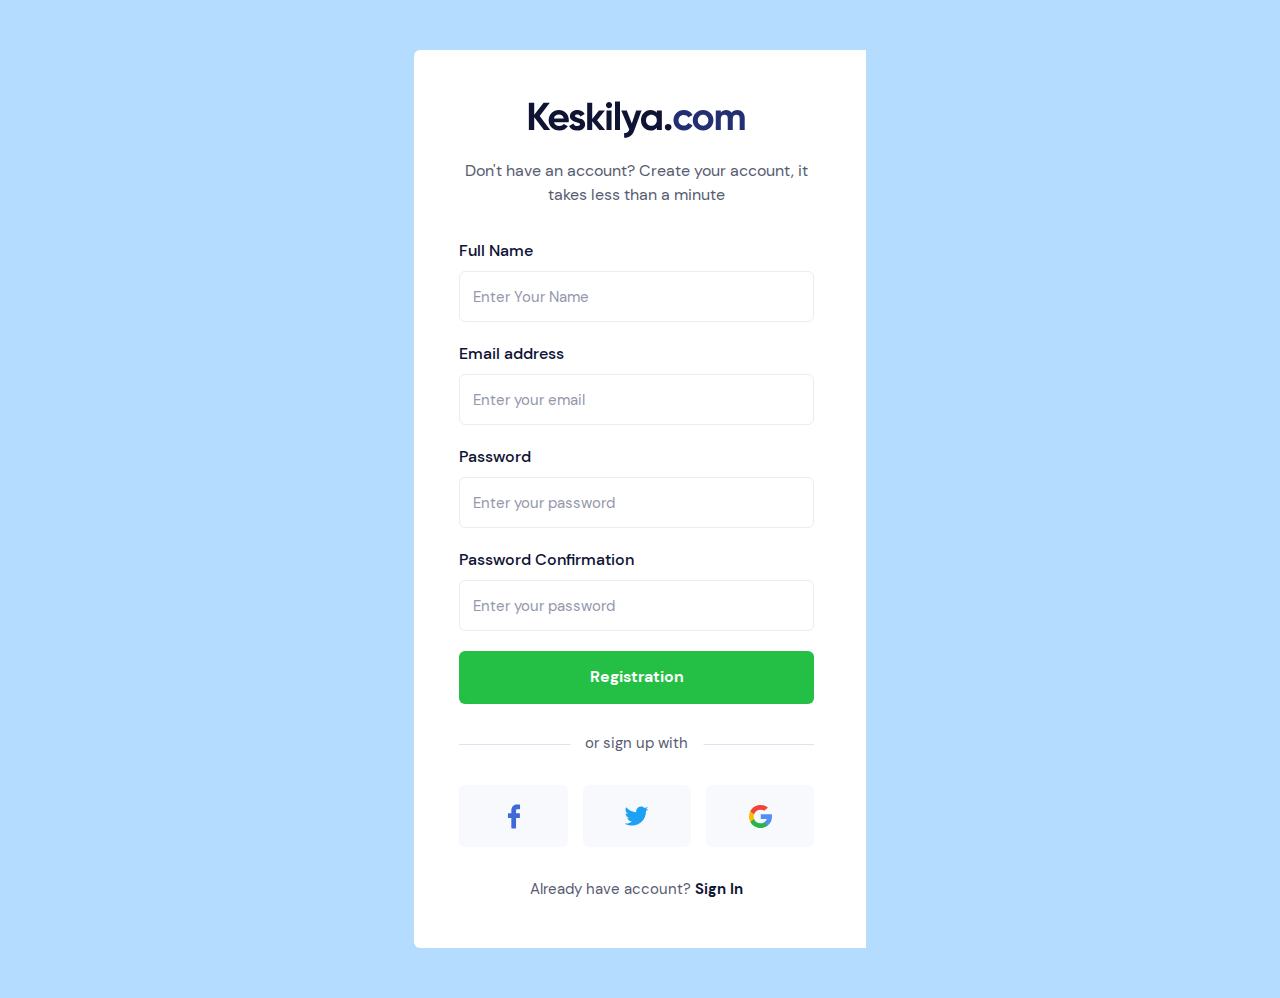
<file: registration.html>
<!DOCTYPE html>
<html lang="en">

<head>
	<meta charset="UTF-8">
	<meta name="viewport" content="width=device-width, initial-scale=1.0, maximum-scale=1">
	<link rel="shortcut icon" href="#" type="image/x-icon">
	<meta http-equiv="X-UA-Compatible" content="ie=edge">
	<meta name="description" content="#">
	<title>Keskilya - Registration</title>
	<link rel="stylesheet" href="css/icons-font.css">
	<link rel="stylesheet" href="css/style.css">
	<link rel="stylesheet" href="css/responsive.css">
</head>

<body>

	<div class="entrance">
		<div class="entrance__inner">
			<div class="entrance__container entrance__container--registration">
				<div class="entrance__left">
					<div class="entrance__logo">
						<img src="img/entrance-logo.svg" alt="Logo">
					</div>
					<p class="entrance__text">
						Don't have an account? Create your account, it takes less than a minute
					</p>
					<form class="entrance__form" action="#">
						<label class="input-wrap">
							Full Name
							<input class="text-input input-global" type="text" placeholder="Enter Your Name" required>
						</label>
						<label class="input-wrap">
							Email address
							<input class="text-input input-global" type="text" placeholder="Enter your email" required>
						</label>
						<label class="input-wrap">
							Password
							<span class="password-input__wrap">
								<input class="password-input input-global" type="password"
									placeholder="Enter your password" required>
								<span class="password-input__show-btn is-hidden">
									<i class="password-input__show-icon --ic-visible"></i>
									<i class="password-input__show-icon --ic-not-visible is-hidden"></i>
								</span>
							</span>
						</label>
						<label class="input-wrap">
							Password Confirmation
							<span class="password-input__wrap">
								<input class="password-input input-global" type="password"
									placeholder="Enter your password" required>
								<span class="password-input__show-btn is-hidden">
									<i class="password-input__show-icon --ic-visible"></i>
									<i class="password-input__show-icon --ic-not-visible is-hidden"></i>
								</span>
							</span>
						</label>
						<input class="form__button entrance__button--registration" type="submit" value="Registration">
					</form>
					<div class="entrance__socials">
						<span class="entrance__socials-label">
							or sign up with
						</span>
						<div class="entrance__socials-links">
							<ul>
								<li>
									<a href="#"></a>
								</li>
								<li>
									<a href="#"></a>
								</li>
								<li>
									<a href="#"></a>
								</li>
							</ul>
						</div>
					</div>
					<div class="entrance__to">
						<a href="#">
							Already have account? <span>Sign In</span>
						</a>
					</div>
				</div>
			</div>
		</div>
	</div>

	<script src="js/jquery-3.6.0.min.js"></script>
	<script src="js/main.js"></script>
</body>

</html>
</file>
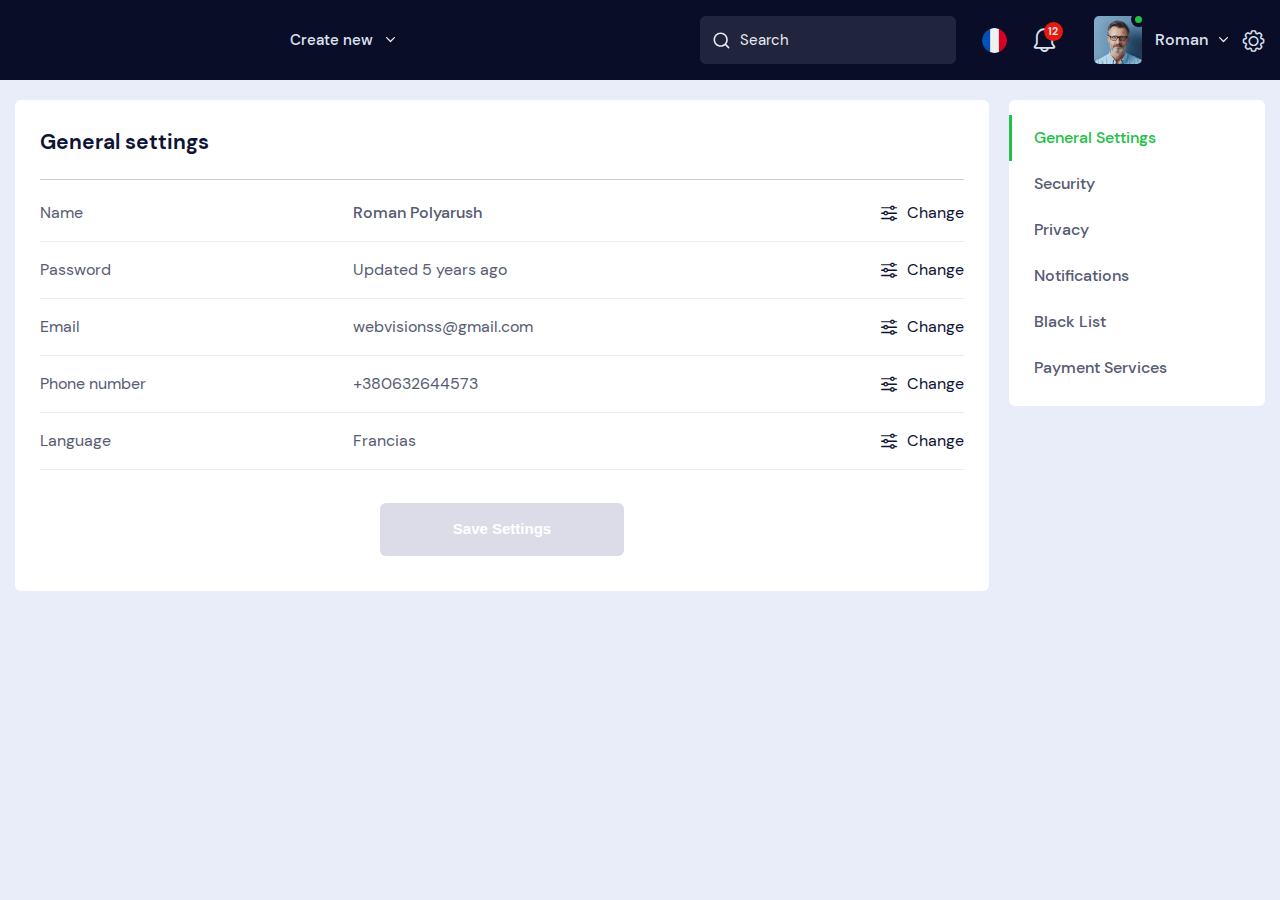
<file: settings.html>
<!DOCTYPE html>
<html lang="en">

<head>
	<meta charset="UTF-8">
	<meta name="viewport" content="width=device-width, initial-scale=1.0, maximum-scale=1">
	<link rel="shortcut icon" href="#" type="image/x-icon">
	<meta http-equiv="X-UA-Compatible" content="ie=edge">
	<meta name="description" content="#">
	<title>Keskilya - Settings</title>
	<link rel="stylesheet" href="css/jQuery-ui.css">
<link rel="stylesheet" href="css/fancy.css">
<link rel="stylesheet" href="css/icons-font.css">
<link rel="stylesheet" href="css/swiper.css">
<link rel="stylesheet" href="css/kalendae.css">
<link rel="stylesheet" href="css/plyr.css">
<link rel="stylesheet" href="css/timepicker.css">
<link rel="stylesheet" href="css/style.css">
<link rel="stylesheet" href="css/responsive.css">
</head>

<body>

	<div class="main-container">
		<header class="header">
	<div class="container">
		<div class="header__inner">
			<a class="header__logo" href="index.html"></a>
			<a class="header__logo--mobile" href="index.html"></a>
			<div class="header__menu-wrap">
				<div class="header__nav">
					<div class="header__nav-create">
						<span class="popup-button">Create new</span>
						<div class="header__nav-create-popup popup-triangle popup-global">
							<ul>
								<li>
									<a href="#">Option 1</a>
								</li>
								<li>
									<a href="#">Option 1</a>
								</li>
							</ul>
						</div>
					</div>
				</div>
				<div class="header__search">
					<form action="#">
						<input type="submit" value="">
						<input class="header__search-input" type="text" placeholder="Search">
						<button type="reset" class="header__search-clear"></button>
					</form>
				</div>
				<div class="header__search--mobile"></div>
				<ul class="header__actions">
					<!-- <li class="header__fullscreen">
						<a class="ic-fullscreen-icon" href="#"></a>
					</li>
					<li class="header__apps">
						<a class="ic-apps-icon" href="#"></a>
					</li> -->
					<li class="header__language-wrap">
						<a class="header__language-french popup-button" href="#"></a>
						<div class="header__language-popup popup-triangle popup-global">
							<ul>
								<li>
									<a class="header__language-english" href="#">
										English
									</a>
								</li>
								<li>
									<a class="header__language-russian" href="#">
										Russian
									</a>
								</li>
								<li>
									<a class="header__language-ukrainian" href="#">
										Ukrainian
									</a>
								</li>
							</ul>
						</div>
					</li>
					<li class="header__notifications">
						<div class="header__notifications-button popup-button">
							<a class="--ic-notifications-icon" href="#"></a>
							<span class="header__notifications-counter">12</span>
						</div>
						<div class="header__notifications-popup popup-global popup-triangle">
							<div class="header__notifications-popup-top">
								<h4>
									Notifications
								</h4>
								<a class="header__notifications-clear" href="#">
									Clear all
								</a>
							</div>
							<ul class="header__notifications-list">
								<li class="header__notifications-item">
									<a class="header__notifications-link" href="#">

										<div class="header__notifications-photo">
											<img src="img/users/2.webp" alt="User photo">
										</div>

										<div class="header__notifications-content">
											<span class="header__notifications-name">
												Robert King
											</span>
											<p class="header__notifications-text">
												Lana Wood says that the Hollywood stars' meeting at the...
											</p>
										</div>
									</a>
								</li>
								<li class="header__notifications-item">
									<a class="header__notifications-link" href="#">

										<div class="header__notifications-photo">
											<img src="img/users/1.webp" alt="User photo">
										</div>

										<div class="header__notifications-content">
											<span class="header__notifications-name">
												Amanda Dowson
											</span>
											<p class="header__notifications-text">
												Lana Wood says that the Hollywood stars' meeting at the...
											</p>
										</div>
									</a>
								</li>
							</ul>
							<div class="header__notifications-all">
								<a href="#">
									View All
								</a>
							</div>
						</div>
					</li>
				</ul>
				<a class="header__user" href="profile.html">
					<div class="user__box online-status is-online">
						<div class="user__avatar header__user-avatar">
							<div class="user__avatar-img blue-bg">
								<img src="img/users/main-user.webp" alt="User photo">
							</div>
						</div>
						<div class="user__name">
							Roman
						</div>
					</div>
				</a>
				<div class="header__settings-wrap">
					<div class="header__settings popup-button --ic-settings-icon"></div>
					<div class="header__settings-popup popup-triangle popup-global">
						<div class="user__box">
							<div class="user__avatar">
								<div class="user__avatar-img">
									<img src="img/users/main-user.webp" alt="User photo">
								</div>
							</div>
							<div class="user__name">
								Roman Polyarush
							</div>
						</div>
						<a class="header__settings-button" href="settings.html">
							<span class="--ic-settings-icon-black header__settings-icon">Settings</span>
						</a>
						<a class="header__settings-help " href="#">
							<span class="--ic-help-icon-black header__settings-icon">Help</span>
						</a>
						<div class="header__settings-border"></div>
						<a class="header__settings-exit" href="#">
							<span class="--ic-log-out-icon-black header__settings-icon">Exit</span>
						</a>
					</div>
				</div>
			</div>
			<!-- Card burger -->
<div class="burger">
	<div class="burger__toggle">
		<div class="burger__main">
			<span></span>
			<span></span>
			<span></span>
		</div>
		<div class="burger__cross">
			<span></span>
			<span></span>
		</div>
	</div>
</div><!-- Card burger -->
		</div>
	</div>
</header>
<div class="overlay"></div>

		<div class="settings">
			<div class="container">
				<div class="settings__inner">
					<div class="settings__main global-box">
						<div class="settings__general settings__item">
							<div class="settings__item-top global-box__top">
								<h3 class="box-title">
									General settings
								</h3>
							</div>
							<ul class="settings__item-list">
								<li>
									<span>Name</span>
									<span class="settings__item-name">Roman Polyarush</span>
									<a class="settings__item-change" href="#">
										<i class="--ic-settings-page-icon"></i>
										Change
									</a>
								</li>
								<li>
									<span>Password</span>
									<span>Updated 5 years ago</span>
									<a class="settings__item-change" href="#">
										<i class="--ic-settings-page-icon"></i>
										Change
									</a>
								</li>
								<li>
									<span>Email</span>
									<span>webvisionss@gmail.com</span>
									<a class="settings__item-change" href="#">
										<i class="--ic-settings-page-icon"></i>
										Change
									</a>
								</li>
								<li>
									<span>Phone number</span>
									<span>+380632644573</span>
									<a class="settings__item-change" href="#">
										<i class="--ic-settings-page-icon"></i>
										Change
									</a>
								</li>
								<li>
									<span>Language</span>
									<span>Francias</span>
									<a class="settings__item-change" href="#">
										<i class="--ic-settings-page-icon"></i>
										Change
									</a>
								</li>
							</ul>
							<div class="settings__save-button">
								<button>Save Settings</button>
							</div>
						</div>
					</div>
					<div class="settings__menu global-box">
						<ul class="settings__menu-list">
							<li>
								<span class="settings__menu-button is-active">General Settings</span>
							</li>
							<li>
								<span class="settings__menu-button">Security</span>
							</li>
							<li>
								<span class="settings__menu-button">Privacy</span>
							</li>
							<li>
								<span class="settings__menu-button">Notifications</span>
							</li>
							<li>
								<span class="settings__menu-button">Black List</span>
							</li>
							<li>
								<span class="settings__menu-button">Payment Services</span>
							</li>
						</ul>
					</div>
				</div>
			</div>
		</div>
	</div><!-- .columns__wrap -->

	<script src="js/jquery-3.6.0.min.js"></script>
<script src="js/jquery.ui.touch-punch.min.js"></script>
<script src="js/jQuery-ui.js"></script>
<script src="js/fancy.js"></script>
<script src="js/kalendae.standalone.js"></script>
<script src="js/plyr.js"></script>
<script src="js/swiper.js"></script>
<script src="js/timepicker.js"></script>
<script src="js/main.js"></script>
</body>

</html>
</file>
<file: css/fancy.css>
.not-selectable{-moz-user-select:none;-webkit-user-select:none;-ms-user-select:none;user-select:none}.carousel{position:relative;box-sizing:border-box}.carousel *,.carousel *:before,.carousel *:after{box-sizing:inherit}.carousel.is-draggable{cursor:move;cursor:grab}.carousel.is-dragging{cursor:move;cursor:grabbing}.carousel__viewport{position:relative;overflow:hidden;max-width:100%;max-height:100%}.carousel__track{display:flex}.carousel__slide{flex:0 0 auto;width:var(--carousel-slide-width, 60%);max-width:100%;padding:1rem;position:relative;overflow-x:hidden;overflow-y:auto;overscroll-behavior:contain;-webkit-overflow-scrolling:touch;touch-action:pan-y}.has-dots{margin-bottom:calc(0.5rem + 22px)}.carousel__dots{margin:0 auto;padding:0;position:absolute;top:calc(100% + 0.5rem);left:0;right:0;display:flex;justify-content:center;list-style:none;user-select:none}.carousel__dots .carousel__dot{margin:0;padding:0;display:block;position:relative;width:22px;height:22px;cursor:pointer}.carousel__dots .carousel__dot:after{content:"";width:8px;height:8px;border-radius:50%;position:absolute;top:50%;left:50%;transform:translate(-50%, -50%);background-color:currentColor;opacity:.25;transition:opacity .15s ease-in-out}.carousel__dots .carousel__dot.is-selected:after{opacity:1}.carousel__button{width:var(--carousel-button-width, 48px);height:var(--carousel-button-height, 48px);padding:0;border:0;display:flex;justify-content:center;align-items:center;pointer-events:all;cursor:pointer;color:var(--carousel-button-color, currentColor);background:var(--carousel-button-bg, transparent);border-radius:var(--carousel-button-border-radius, 50%);box-shadow:var(--carousel-button-shadow, none);transition:opacity .15s ease}.carousel__button.is-prev,.carousel__button.is-next{position:absolute;top:50%;transform:translateY(-50%)}.carousel__button.is-prev{left:10px}.carousel__button.is-next{right:10px}.carousel__button[disabled]{cursor:default;opacity:.3}.carousel__button svg{width:var(--carousel-button-svg-width, 50%);height:var(--carousel-button-svg-height, 50%);fill:none;stroke:currentColor;stroke-width:var(--carousel-button-svg-stroke-width, 1.5);stroke-linejoin:bevel;stroke-linecap:round;filter:var(--carousel-button-svg-filter, none);pointer-events:none}body.compensate-for-scrollbar{overflow:hidden !important;touch-action:none}.fancybox__container{position:fixed;top:0;left:0;bottom:0;right:0;direction:ltr;margin:0;padding:env(safe-area-inset-top, 0px) env(safe-area-inset-right, 0px) env(safe-area-inset-bottom, 0px) env(safe-area-inset-left, 0px);box-sizing:border-box;display:flex;flex-direction:column;color:var(--fancybox-color, #fff);-webkit-tap-highlight-color:transparent;overflow:hidden;z-index:1050;outline:none;transform-origin:top left;--carousel-button-width: 48px;--carousel-button-height: 48px;--carousel-button-svg-width: 24px;--carousel-button-svg-height: 24px;--carousel-button-svg-stroke-width: 2.5;--carousel-button-svg-filter: drop-shadow(1px 1px 1px rgba(0, 0, 0, 0.4))}.fancybox__container *,.fancybox__container *::before,.fancybox__container *::after{box-sizing:inherit}.fancybox__container :focus{outline:none}body:not(.is-using-mouse) .fancybox__container :focus{box-shadow:0 0 0 1px #fff,0 0 0 2px var(--fancybox-accent-color, rgba(1, 210, 232, 0.94))}@media all and (min-width: 1024px){.fancybox__container{--carousel-button-width:48px;--carousel-button-height:48px;--carousel-button-svg-width:27px;--carousel-button-svg-height:27px}}.fancybox__backdrop{position:absolute;top:0;right:0;bottom:0;left:0;z-index:-1;background:var(--fancybox-bg, rgba(24, 24, 27, 0.92))}.fancybox__carousel{position:relative;flex:1 1 auto;min-height:0;height:100%;z-index:10}.fancybox__carousel.has-dots{margin-bottom:calc(0.5rem + 22px)}.fancybox__viewport{position:relative;width:100%;height:100%;overflow:visible;cursor:default}.fancybox__track{display:flex;height:100%}.fancybox__slide{flex:0 0 auto;width:100%;max-width:100%;margin:0;padding:48px 8px 8px 8px;position:relative;overscroll-behavior:contain;display:flex;flex-direction:column;outline:0;overflow:auto;-webkit-overflow-scrolling:touch;--carousel-button-width: 36px;--carousel-button-height: 36px;--carousel-button-svg-width: 22px;--carousel-button-svg-height: 22px}.fancybox__slide::before,.fancybox__slide::after{content:"";flex:0 0 0;margin:auto}@media all and (min-width: 1024px){.fancybox__slide{padding:64px 100px}}.fancybox__content{margin:0 env(safe-area-inset-right, 0px) 0 env(safe-area-inset-left, 0px);padding:36px;color:var(--fancybox-content-color, #374151);background:var(--fancybox-content-bg, #fff);position:relative;align-self:center;display:flex;flex-direction:column;z-index:20}.fancybox__content :focus:not(.carousel__button.is-close){outline:thin dotted;box-shadow:none}.fancybox__caption{align-self:center;max-width:100%;margin:0;padding:1rem 0 0 0;line-height:1.375;color:var(--fancybox-color, currentColor);visibility:visible;cursor:auto;flex-shrink:0;overflow-wrap:anywhere}.is-loading .fancybox__caption{visibility:hidden}.fancybox__container>.carousel__dots{top:100%;color:var(--fancybox-color, #fff)}.fancybox__nav .carousel__button{z-index:40}.fancybox__nav .carousel__button.is-next{right:8px}@media all and (min-width: 1024px){.fancybox__nav .carousel__button.is-next{right:40px}}.fancybox__nav .carousel__button.is-prev{left:8px}@media all and (min-width: 1024px){.fancybox__nav .carousel__button.is-prev{left:40px}}.carousel__button.is-close{position:absolute;top:8px;right:8px;top:calc(env(safe-area-inset-top, 0px) + 8px);right:calc(env(safe-area-inset-right, 0px) + 8px);z-index:40}@media all and (min-width: 1024px){.carousel__button.is-close{right:40px}}.fancybox__content>.carousel__button.is-close{position:absolute;top:-40px;right:0;color:var(--fancybox-color, #fff)}.fancybox__no-click,.fancybox__no-click button{pointer-events:none}.fancybox__spinner{position:absolute;top:50%;left:50%;transform:translate(-50%, -50%);width:50px;height:50px;color:var(--fancybox-color, currentColor)}.fancybox__slide .fancybox__spinner{cursor:pointer;z-index:1053}.fancybox__spinner svg{animation:fancybox-rotate 2s linear infinite;transform-origin:center center;position:absolute;top:0;right:0;bottom:0;left:0;margin:auto;width:100%;height:100%}.fancybox__spinner svg circle{fill:none;stroke-width:2.75;stroke-miterlimit:10;stroke-dasharray:1,200;stroke-dashoffset:0;animation:fancybox-dash 1.5s ease-in-out infinite;stroke-linecap:round;stroke:currentColor}@keyframes fancybox-rotate{100%{transform:rotate(360deg)}}@keyframes fancybox-dash{0%{stroke-dasharray:1,200;stroke-dashoffset:0}50%{stroke-dasharray:89,200;stroke-dashoffset:-35px}100%{stroke-dasharray:89,200;stroke-dashoffset:-124px}}.fancybox__backdrop,.fancybox__caption,.fancybox__nav,.carousel__dots,.carousel__button.is-close{opacity:var(--fancybox-opacity, 1)}.fancybox__container.is-animated[aria-hidden=false] .fancybox__backdrop,.fancybox__container.is-animated[aria-hidden=false] .fancybox__caption,.fancybox__container.is-animated[aria-hidden=false] .fancybox__nav,.fancybox__container.is-animated[aria-hidden=false] .carousel__dots,.fancybox__container.is-animated[aria-hidden=false] .carousel__button.is-close{animation:.15s ease backwards fancybox-fadeIn}.fancybox__container.is-animated.is-closing .fancybox__backdrop,.fancybox__container.is-animated.is-closing .fancybox__caption,.fancybox__container.is-animated.is-closing .fancybox__nav,.fancybox__container.is-animated.is-closing .carousel__dots,.fancybox__container.is-animated.is-closing .carousel__button.is-close{animation:.15s ease both fancybox-fadeOut}.fancybox-fadeIn{animation:.15s ease both fancybox-fadeIn}.fancybox-fadeOut{animation:.1s ease both fancybox-fadeOut}.fancybox-zoomInUp{animation:.2s ease both fancybox-zoomInUp}.fancybox-zoomOutDown{animation:.15s ease both fancybox-zoomOutDown}.fancybox-throwOutUp{animation:.15s ease both fancybox-throwOutUp}.fancybox-throwOutDown{animation:.15s ease both fancybox-throwOutDown}@keyframes fancybox-fadeIn{from{opacity:0}to{opacity:1}}@keyframes fancybox-fadeOut{to{opacity:0}}@keyframes fancybox-zoomInUp{from{transform:scale(0.97) translate3d(0, 16px, 0);opacity:0}to{transform:scale(1) translate3d(0, 0, 0);opacity:1}}@keyframes fancybox-zoomOutDown{to{transform:scale(0.97) translate3d(0, 16px, 0);opacity:0}}@keyframes fancybox-throwOutUp{to{transform:translate3d(0, -30%, 0);opacity:0}}@keyframes fancybox-throwOutDown{to{transform:translate3d(0, 30%, 0);opacity:0}}.fancybox__carousel .carousel__slide{scrollbar-width:thin;scrollbar-color:#ccc rgba(255,255,255,.1)}.fancybox__carousel .carousel__slide::-webkit-scrollbar{width:8px;height:8px}.fancybox__carousel .carousel__slide::-webkit-scrollbar-track{background-color:rgba(255,255,255,.1)}.fancybox__carousel .carousel__slide::-webkit-scrollbar-thumb{background-color:#ccc;border-radius:2px;box-shadow:inset 0 0 4px rgba(0,0,0,.2)}.fancybox__carousel.is-draggable .fancybox__slide,.fancybox__carousel.is-draggable .fancybox__slide .fancybox__content{cursor:move;cursor:grab}.fancybox__carousel.is-dragging .fancybox__slide,.fancybox__carousel.is-dragging .fancybox__slide .fancybox__content{cursor:move;cursor:grabbing}.fancybox__carousel .fancybox__slide .fancybox__content{cursor:auto}.fancybox__carousel .fancybox__slide.can-zoom_in .fancybox__content{cursor:zoom-in}.fancybox__carousel .fancybox__slide.can-zoom_out .fancybox__content{cursor:zoom-out}.fancybox__carousel .fancybox__slide.is-draggable .fancybox__content{cursor:move;cursor:grab}.fancybox__carousel .fancybox__slide.is-dragging .fancybox__content{cursor:move;cursor:grabbing}.fancybox__image{transform-origin:0 0;touch-action:none;user-select:none;transition:none}.has-image .fancybox__content{padding:0;background:transparent;min-height:1px}.is-closing .has-image .fancybox__content{overflow:visible}.has-image[data-image-fit=contain]{overflow:visible;touch-action:none}.has-image[data-image-fit=contain] .fancybox__content{flex-direction:row;flex-wrap:wrap}.has-image[data-image-fit=contain] .fancybox__image{max-width:100%;max-height:100%;object-fit:contain}.has-image[data-image-fit=contain-w]{overflow-x:hidden;overflow-y:auto}.has-image[data-image-fit=contain-w] .fancybox__content{min-height:auto}.has-image[data-image-fit=contain-w] .fancybox__image{max-width:100%;height:auto}.has-image[data-image-fit=cover]{overflow:visible;touch-action:none}.has-image[data-image-fit=cover] .fancybox__content{width:100%;height:100%}.has-image[data-image-fit=cover] .fancybox__image{width:100%;height:100%;object-fit:cover}.fancybox__carousel .fancybox__slide.has-iframe .fancybox__content,.fancybox__carousel .fancybox__slide.has-map .fancybox__content,.fancybox__carousel .fancybox__slide.has-pdf .fancybox__content,.fancybox__carousel .fancybox__slide.has-video .fancybox__content,.fancybox__carousel .fancybox__slide.has-html5video .fancybox__content{flex-shrink:1;min-height:1px;overflow:visible}.fancybox__carousel .fancybox__slide.has-iframe .fancybox__content,.fancybox__carousel .fancybox__slide.has-map .fancybox__content,.fancybox__carousel .fancybox__slide.has-pdf .fancybox__content{width:100%;height:80%}.fancybox__carousel .fancybox__slide.has-video .fancybox__content,.fancybox__carousel .fancybox__slide.has-html5video .fancybox__content{width:960px;height:540px;max-width:100%;max-height:100%}.fancybox__carousel .fancybox__slide.has-map .fancybox__content,.fancybox__carousel .fancybox__slide.has-pdf .fancybox__content,.fancybox__carousel .fancybox__slide.has-video .fancybox__content,.fancybox__carousel .fancybox__slide.has-html5video .fancybox__content{padding:0;background:rgba(24,24,27,.9);color:#fff}.fancybox__carousel .fancybox__slide.has-map .fancybox__content{background:#e5e3df}.fancybox__html5video,.fancybox__iframe{border:0;display:block;height:100%;width:100%;background:transparent}.fancybox-placeholder{position:absolute;width:1px;height:1px;padding:0;margin:-1px;overflow:hidden;clip:rect(0, 0, 0, 0);white-space:nowrap;border-width:0}.fancybox__thumbs{flex:0 0 auto;position:relative;padding:0px 3px;opacity:var(--fancybox-opacity, 1)}.fancybox__container.is-animated[aria-hidden=false] .fancybox__thumbs{animation:.15s ease-in backwards fancybox-fadeIn}.fancybox__container.is-animated.is-closing .fancybox__thumbs{opacity:0}.fancybox__thumbs .carousel__slide{flex:0 0 auto;width:var(--fancybox-thumbs-width, 96px);margin:0;padding:8px 3px;box-sizing:content-box;display:flex;align-items:center;justify-content:center;overflow:visible;cursor:pointer}.fancybox__thumbs .carousel__slide .fancybox__thumb::after{content:"";position:absolute;top:0;left:0;right:0;bottom:0;border-width:5px;border-style:solid;border-color:var(--fancybox-accent-color, rgba(1, 210, 232, 0.94));opacity:0;transition:opacity .15s ease;border-radius:var(--fancybox-thumbs-border-radius, 4px)}.fancybox__thumbs .carousel__slide.is-nav-selected .fancybox__thumb::after{opacity:.92}.fancybox__thumbs .carousel__slide>*{pointer-events:none;user-select:none}.fancybox__thumb{position:relative;width:100%;padding-top:calc(100%/(var(--fancybox-thumbs-ratio, 1.5)));background-size:cover;background-position:center center;background-color:rgba(255,255,255,.1);background-repeat:no-repeat;border-radius:var(--fancybox-thumbs-border-radius, 4px)}.fancybox__toolbar{position:absolute;top:0;right:0;left:0;z-index:20;background:linear-gradient(to top, rgba(0, 0, 0, 0) 0%, rgba(0, 0, 0, 0.006) 8.1%, rgba(0, 0, 0, 0.021) 15.5%, rgba(0, 0, 0, 0.046) 22.5%, rgba(0, 0, 0, 0.077) 29%, rgba(0, 0, 0, 0.114) 35.3%, rgba(0, 0, 0, 0.155) 41.2%, rgba(0, 0, 0, 0.198) 47.1%, rgba(0, 0, 0, 0.242) 52.9%, rgba(0, 0, 0, 0.285) 58.8%, rgba(0, 0, 0, 0.326) 64.7%, rgba(0, 0, 0, 0.363) 71%, rgba(0, 0, 0, 0.394) 77.5%, rgba(0, 0, 0, 0.419) 84.5%, rgba(0, 0, 0, 0.434) 91.9%, rgba(0, 0, 0, 0.44) 100%);padding:0;touch-action:none;display:flex;justify-content:space-between;--carousel-button-svg-width: 20px;--carousel-button-svg-height: 20px;opacity:var(--fancybox-opacity, 1);text-shadow:var(--fancybox-toolbar-text-shadow, 1px 1px 1px rgba(0, 0, 0, 0.4))}@media all and (min-width: 1024px){.fancybox__toolbar{padding:8px}}.fancybox__container.is-animated[aria-hidden=false] .fancybox__toolbar{animation:.15s ease-in backwards fancybox-fadeIn}.fancybox__container.is-animated.is-closing .fancybox__toolbar{opacity:0}.fancybox__toolbar__items{display:flex}.fancybox__toolbar__items--left{margin-right:auto}.fancybox__toolbar__items--center{position:absolute;left:50%;transform:translateX(-50%)}.fancybox__toolbar__items--right{margin-left:auto}@media(max-width: 640px){.fancybox__toolbar__items--center:not(:last-child){display:none}}.fancybox__counter{min-width:72px;padding:0 10px;line-height:var(--carousel-button-height, 48px);text-align:center;font-size:17px;font-variant-numeric:tabular-nums;-webkit-font-smoothing:subpixel-antialiased}.fancybox__progress{background:var(--fancybox-accent-color, rgba(1, 210, 232, 0.94));height:3px;left:0;position:absolute;right:0;top:0;transform:scaleX(0);transform-origin:0;transition-property:transform;transition-timing-function:linear;z-index:30;user-select:none}.fancybox__container:fullscreen::backdrop{opacity:0}.fancybox__button--fullscreen g:nth-child(2){display:none}.fancybox__container:fullscreen .fancybox__button--fullscreen g:nth-child(1){display:none}.fancybox__container:fullscreen .fancybox__button--fullscreen g:nth-child(2){display:block}.fancybox__button--slideshow g:nth-child(2){display:none}.fancybox__container.has-slideshow .fancybox__button--slideshow g:nth-child(1){display:none}.fancybox__container.has-slideshow .fancybox__button--slideshow g:nth-child(2){display:block}
</file>
<file: css/icons-font.css>
@font-face {
  font-family: 'icons-font';
  src: url('../fonts/icons-font/icons-font.eot?nob7jm');
  src: url('../fonts/icons-font/icons-font.eot?nob7jm#iefix') format('embedded-opentype'),
    url('../fonts/icons-font/icons-font.ttf?nob7jm') format('truetype'),
    url('../fonts/icons-font/icons-font.woff?nob7jm') format('woff'),
    url('../fonts/icons-font/icons-font.svg?nob7jm#icons-font') format('svg');
  font-weight: normal;
  font-style: normal;
  font-display: block;
}

[class^="--ic-"]::before,
[class*=" --ic-"]::before {
  /* use !important to prevent issues with browser extensions that change fonts */
  font-family: 'icons-font' !important;
  speak: never;
  font-style: normal;
  font-weight: normal;
  font-variant: normal;
  text-transform: none;
  line-height: 1;

  /* Better Font Rendering =========== */
  -webkit-font-smoothing: antialiased;
  -moz-osx-font-smoothing: grayscale;
}

.--ic-edit-icon:before {
  content: "\e94a";
}

.--ic-delete-icon:before {
  content: "\e94b";
}

.--ic-alert-danger:before {
  content: "\e944";
}

.--ic-alert-info:before {
  content: "\e945";
}

.--ic-alert-primary:before {
  content: "\e946";
}

.--ic-alert-warning:before {
  content: "\e947";
}

.--ic-alert-check:before {
  content: "\e948";
}

.--ic-refresh-icon:before {
  content: "\e949";
}

.--ic-popup-close:before {
  content: "\e942";
}

.--ic-suitcase-icon-converted:before {
  content: "\e943";
}

.--ic-pagination-angle-right:before {
  content: "\e900";
}

.--ic-notifications-icon:before {
  content: "\e901";
}

.--ic-fullscreen-icon:before {
  content: "\e902";
}

.--ic-angle-down-gray:before {
  content: "\e903";
}

.--ic-apps-icon:before {
  content: "\e904";
}

.--ic-play-icon:before {
  content: "\e905";
}

.--ic-date-icon:before {
  content: "\e906";
}

.--ic-clock-icon:before {
  content: "\e907";
}

.--ic-reject-icon-converted:before {
  content: "\e908";
}

.--ic-chec-icon:before {
  content: "\e909";
}

.--ic-remove-friend-icon:before {
  content: "\e90a";
}

.--ic-log-out-icon-black:before {
  content: "\e90b";
}

.--ic-help-icon-black:before {
  content: "\e90c";
}

.--ic-replies-icon:before {
  content: "\e90d";
}

.--ic-settings-icon:before {
  content: "\e90e";
}

.--ic-publications-icon:before {
  content: "\e90f";
}

.--ic-post-it-icon:before {
  content: "\e910";
}

.--ic-message-user-icon:before {
  content: "\e911";
}

.--ic-add-friend-icon:before {
  content: "\e912";
}

.--ic-users-search-icon:before {
  content: "\e913";
}

.--ic-plus-icon:before {
  content: "\e914";
}

.--ic-smile-icon:before {
  content: "\e915";
}

.--ic-file-upload-icon:before {
  content: "\e916";
}

.--ic-share-icon:before {
  content: "\e917";
}

.--ic-save-icon:before {
  content: "\e918";
}

.--ic-comment-icon:before {
  content: "\e919";
}

.--ic-like-icon:before {
  content: "\e91a";
}

.--ic-dislike-icon:before {
  content: "\e91b";
}

.--ic-new-story-icon:before {
  content: "\e91c";
}

.--ic-new-post-icon:before {
  content: "\e91d";
}

.--ic-new-photo-icon:before {
  content: "\e91e";
}

.--ic-rounded-angle-right:before {
  content: "\e91f";
}

.--ic-sidebar-calendar:before {
  content: "\e920";
}

.--ic-sidebar-base-ui:before {
  content: "\e921";
}

.--ic-sidebar-charts:before {
  content: "\e922";
}

.--ic-sidebar-chat:before {
  content: "\e923";
}

.--ic-sidebar-companies:before {
  content: "\e924";
}

.--ic-sidebar-contacts:before {
  content: "\e925";
}

.--ic-sidebar-crm:before {
  content: "\e926";
}

.--ic-sidebar-dashboard:before {
  content: "\e927";
}

.--ic-sidebar-ecommerce:before {
  content: "\e928";
}

.--ic-sidebar-email:before {
  content: "\e929";
}

.--ic-sidebar-extended:before {
  content: "\e92a";
}

.--ic-sidebar-extra-pages:before {
  content: "\e92b";
}

.--ic-sidebar-feed:before {
  content: "\e92c";
}

.--ic-sidebar-file-manager:before {
  content: "\e92d";
}

.--ic-sidebar-forms:before {
  content: "\e92e";
}

.--ic-sidebar-icons:before {
  content: "\e92f";
}

.--ic-sidebar-layouts:before {
  content: "\e930";
}

.--ic-sidebar-maps:before {
  content: "\e931";
}

.--ic-sidebar-multi-level:before {
  content: "\e932";
}

.--ic-sidebar-pages:before {
  content: "\e933";
}

.--ic-sidebar-projects:before {
  content: "\e934";
}

.--ic-sidebar-tables:before {
  content: "\e935";
}

.--ic-sidebar-tasks:before {
  content: "\e936";
}

.--ic-sidebar-tickets:before {
  content: "\e937";
}

.--ic-sidebar-widgets:before {
  content: "\e938";
}

.--ic-settings-icon-black:before {
  content: "\e939";
}

.--ic-twitter-monocolor-icon:before {
  content: "\e93a";
}

.--ic-instagram-monocolor-icon:before {
  content: "\e93b";
}

.--ic-google-monocolor-icon:before {
  content: "\e93c";
}

.--ic-facebook-monocolor-icon:before {
  content: "\e93d";
}

.--ic-settings-page-icon:before {
  content: "\e93e";
}

.--ic-password-eye:before {
  content: "\e93f";
}

.--ic-not-visible:before {
  content: "\e940";
}

.--ic-visible:before {
  content: "\e941";
}
</file>
<file: css/kalendae.css>
/** Base container **/
.kalendae {
	display: inline-block;zoom:1;*display:inline;
	background:#eee;
	padding:10px;
	margin:5px;
	border-radius:5px;
	font-size:11px;
	font-family:'Helvetica Neue', 'Helvetica';
	cursor:default;
	position:relative;
	-moz-box-sizing: border-box;
	box-sizing: border-box;
}

.kalendae * {
	-moz-box-sizing: border-box;
	box-sizing: border-box;
}

/** Popup Container for Kalendae.Input **/
.kalendae.k-floating {
	position:absolute;
	top:0;
	left:0;
	z-index:100000;
	margin:0;
	box-shadow:0 1px 3px rgba(0,0,0,0.75);
}

/** Kalendae.Input's popup close button **/
.kalendae .k-btn-close {
	position:absolute;
	top:-8px;
	right:-8px;
	width:20px;
	height:20px;
	background:white;
	border:2px solid #ccc;
	color:#999;
	line-height:17px;
	text-align:center;
	font-size:13px;
	border-radius:10px;
	box-shadow:0 1px 3px rgba(0,0,0,0.75);
	cursor:pointer;
	text-decoration:none;
}
.kalendae .k-btn-close:after {content:"\2716";}
.kalendae .k-btn-close:hover {
	color:#7EA0E2;
	background:white;
	border-color:#7EA0E2;
}

/** Month Container **/
.kalendae .k-calendar {display: inline-block;zoom:1;*display:inline;width:155px;vertical-align:top;}

/** Month Separator **/
.kalendae .k-separator {
	display: inline-block;zoom:1;*display:inline;
	width:2px;
	vertical-align:top;
	background:#ddd;
	height:155px;
	margin:0px 10px;
}

/** Month Title Row **/
.kalendae .k-title {text-align:center;white-space:nowrap;position:relative;height:18px;}
.kalendae .k-caption {font-size:12px;line-height:18px;}
.kalendae .k-caption-month,
.kalendae .k-caption-year {display: inline;}
.kalendae .k-caption-month {margin-right: 0.4em;}


/** Month and Year Buttons **/
.kalendae .k-btn-previous-month,
.kalendae .k-btn-next-month,
.kalendae .k-btn-previous-year,
.kalendae .k-btn-next-year {
	width:16px;
	height:23px;
	cursor:pointer;
	position:absolute;
	top:-3px;
	color:#777;
	font-size:32px;
	line-height: 18px;
	font-weight: bold;
	font-family: arial;
	text-decoration:none;
}

.kalendae .k-btn-previous-year {left:0;}
.kalendae .k-btn-previous-month {left:16px;}
.kalendae .k-btn-next-month {right:16px;}
.kalendae .k-btn-next-year {right:0;}

.kalendae .k-btn-previous-month:after {content:"\2039";}
.kalendae .k-btn-next-month:after {content:"\203A";}

.kalendae .k-btn-previous-year:after {content:"\00AB";}
.kalendae .k-btn-next-year:after {content:"\00BB";}

.kalendae .k-btn-previous-month:hover,
.kalendae .k-btn-next-month:hover {color:#7EA0E2;}

.kalendae .k-btn-previous-year:hover,
.kalendae .k-btn-next-year:hover {color:#6FDF81;}

/** Remove extra buttons when calendar shows multiple months **/
.kalendae .k-first-month .k-btn-next-month,
.kalendae .k-middle-month .k-btn-next-month,
.kalendae .k-middle-month .k-btn-previous-month,
.kalendae .k-last-month .k-btn-previous-month,
.kalendae .k-first-month .k-btn-next-year,
.kalendae .k-middle-month .k-btn-next-year,
.kalendae .k-middle-month .k-btn-previous-year,
.kalendae .k-last-month .k-btn-previous-year {display:none;}

/** Disable year nav option **/
.kalendae .k-title.k-disable-year-nav .k-btn-next-year,
.kalendae .k-title.k-disable-year-nav .k-btn-previous-year { display: none; }
.kalendae .k-title.k-disable-year-nav .k-btn-next-month { right: 0; }
.kalendae .k-title.k-disable-year-nav .k-btn-previous-month { left: 0; }

/** Force specific width for month container contents **/
.kalendae .k-title,
.kalendae .k-header,
.kalendae .k-days {
	width:154px;
	display:block;
	overflow:hidden;
}


/** Hide unusable buttons **/
.kalendae.k-disable-next-month-btn .k-btn-next-month,
.kalendae.k-disable-previous-month-btn .k-btn-previous-month,
.kalendae.k-disable-next-year-btn .k-btn-next-year,
.kalendae.k-disable-previous-year-btn .k-btn-previous-year {
	display:none;
}


/** Week columns and day cells **/
.kalendae .k-header span,
.kalendae .k-days span {
	float:left;
	margin:1px 1px 2px 1px;
}

.kalendae .k-header span {
	text-align:center;
	font-weight:bold;
	width:20px;
	padding:1px 0;
	color:#666;
}

.kalendae .k-header.k-active span {
	cursor: pointer;
	border-radius:3px;
}

.kalendae .k-days span {
	text-align:right;
	width:20px;
	height:1.5em;
	line-height:1em;
	padding:2px 3px 2px 2px;
	border:1px solid transparent;
	border-radius:3px;
	color:#999;
}

/** Today **/
.kalendae .k-today {
	text-decoration:underline;
}

/** Days inside of the month view **/
.kalendae .k-days span.k-in-month.k-active {
	border-color:#ddd;
	background-color:#fff;
	color:#333;
}
/** Days outside of the month view (before the first day of the month, after the last day of the month) **/
.kalendae .k-days span.k-out-of-month {color:#ddd;}

/** Selectable  **/
.kalendae .k-days span.k-active {
	cursor:pointer;
}

/** Selected day, when outside the selectable area **/
.kalendae .k-days span.k-selected {
	border-color:#1072A5;
	color:#1072A5;
}

/** Selected day, when inside the selectable area **/
.kalendae .k-days span.k-selected.k-active,
.kalendae .k-header.k-active span.k-selected {
	background:#7EA0E2;
	color:white;
}

/** Days between the start and end points on a range, outside of the selectable area **/
.kalendae .k-days span.k-range {
	background:none;
	border-color:#6DD4FE;
}

/** Days between the start and end points on a range, inside of the selectable area **/
.kalendae .k-days span.k-range.k-in-month {
	background:#C4D4F1;
	border-color:#19AEFE;
	color:#333;
}

/** Selectable day, hovered **/
.kalendae .k-days span.k-active:hover,
.kalendae .k-days span.k-active.k-day-hover-active {
	border-color:#666;
}

/** Selectable week, hovered **/
.kalendae .k-week:hover span.k-active {
	border-color:#666;
}

.clearfix:after { visibility: hidden; display: block; font-size: 0; content: " "; clear: both; height: 0; }

/*-------------------------------------IE8 ONLY CODE BELOW THIS LINE--------------------------------------------*/

.kalendae.ie8.k-floating {
	border:1px solid #ccc;
}

.kalendae.ie8 .k-btn-close {
	width:20px;
	height:20px;
	border:none;
	background:url('close.png') no-repeat top left;
}
.kalendae.ie8 .k-btn-close:after {display:none;}

.kalendae.ie8 .k-btn-previous-month,
.kalendae.ie8 .k-btn-next-month,
.kalendae.ie8 .k-btn-previous-year,
.kalendae.ie8 .k-btn-next-year {width:16px;height:16px;cursor:pointer;background:#777 url('arrows.png') no-repeat center left;position:absolute;top:0;}

.kalendae.ie8 .k-btn-next-month,
.kalendae.ie8 .k-btn-next-year {background-position:center right;}

.kalendae.ie8 .k-btn-previous-month:hover,
.kalendae.ie8 .k-btn-next-month:hover {background-color:#7EA0E2;}

.kalendae.ie8 .k-btn-previous-year,
.kalendae.ie8 .k-btn-next-year {background-color:#333;}

.kalendae.ie8 .k-btn-previous-year:hover,
.kalendae.ie8 .k-btn-next-year:hover {background-color:#6FDF81;}

.kalendae.ie8 .k-btn-previous-month:after,
.kalendae.ie8 .k-btn-next-month:after,
.kalendae.ie8 .k-btn-previous-year:after,
.kalendae.ie8 .k-btn-next-year:after {display:none;}
</file>
<file: css/plyr.css>
@charset "UTF-8";

@keyframes plyr-progress {
  to {
    background-position: 25px 0;
    background-position: var(--plyr-progress-loading-size, 25px) 0
  }
}

@keyframes plyr-popup {
  0% {
    opacity: .5;
    transform: translateY(10px)
  }

  to {
    opacity: 1;
    transform: translateY(0)
  }
}

@keyframes plyr-fade-in {
  0% {
    opacity: 0
  }

  to {
    opacity: 1
  }
}

.plyr {
  -moz-osx-font-smoothing: grayscale;
  -webkit-font-smoothing: antialiased;
  align-items: center;
  direction: ltr;
  display: flex;
  flex-direction: column;
  font-family: inherit;
  font-family: var(--plyr-font-family, inherit);
  font-variant-numeric: tabular-nums;
  font-weight: 400;
  font-weight: var(--plyr-font-weight-regular, 400);
  line-height: 1.7;
  line-height: var(--plyr-line-height, 1.7);
  max-width: 100%;
  min-width: 200px;
  position: relative;
  text-shadow: none;
  transition: box-shadow .3s ease;
  z-index: 0
}

.plyr audio,
.plyr iframe,
.plyr video {
  display: block;
  height: 100%;
  width: 100%
}

.plyr button {
  font: inherit;
  line-height: inherit;
  width: auto
}

.plyr:focus {
  outline: 0
}

.plyr--full-ui {
  box-sizing: border-box
}

.plyr--full-ui *,
.plyr--full-ui :after,
.plyr--full-ui :before {
  box-sizing: inherit
}

.plyr--full-ui a,
.plyr--full-ui button,
.plyr--full-ui input,
.plyr--full-ui label {
  touch-action: manipulation
}

.plyr__badge {
  background: #4a5464;
  background: var(--plyr-badge-background, #4a5464);
  border-radius: 2px;
  border-radius: var(--plyr-badge-border-radius, 2px);
  color: #fff;
  color: var(--plyr-badge-text-color, #fff);
  font-size: 9px;
  font-size: var(--plyr-font-size-badge, 9px);
  line-height: 1;
  padding: 3px 4px
}

.plyr--full-ui ::-webkit-media-text-track-container {
  display: none
}

.plyr__captions {
  animation: plyr-fade-in .3s ease;
  bottom: 0;
  display: none;
  font-size: 13px;
  font-size: var(--plyr-font-size-small, 13px);
  left: 0;
  padding: 10px;
  padding: var(--plyr-control-spacing, 10px);
  position: absolute;
  text-align: center;
  transition: transform .4s ease-in-out;
  width: 100%
}

.plyr__captions span:empty {
  display: none
}

@media(min-width:480px) {
  .plyr__captions {
    font-size: 15px;
    font-size: var(--plyr-font-size-base, 15px);
    padding: 20px;
    padding: calc(var(--plyr-control-spacing, 10px)*2)
  }
}

@media(min-width:768px) {
  .plyr__captions {
    font-size: 18px;
    font-size: var(--plyr-font-size-large, 18px)
  }
}

.plyr--captions-active .plyr__captions {
  display: block
}

.plyr:not(.plyr--hide-controls) .plyr__controls:not(:empty)~.plyr__captions {
  transform: translateY(-40px);
  transform: translateY(calc(var(--plyr-control-spacing, 10px)*-4))
}

.plyr__caption {
  background: rgba(0, 0, 0, .8);
  background: var(--plyr-captions-background, rgba(0, 0, 0, .8));
  border-radius: 2px;
  -webkit-box-decoration-break: clone;
  box-decoration-break: clone;
  color: #fff;
  color: var(--plyr-captions-text-color, #fff);
  line-height: 185%;
  padding: .2em .5em;
  white-space: pre-wrap
}

.plyr__caption div {
  display: inline
}

.plyr__control {
  background: 0 0;
  border: 0;
  border-radius: 3px;
  border-radius: var(--plyr-control-radius, 3px);
  color: inherit;
  cursor: pointer;
  flex-shrink: 0;
  overflow: visible;
  padding: 7px;
  padding: calc(var(--plyr-control-spacing, 10px)*.7);
  position: relative;
  transition: all .3s ease
}

.plyr__control svg {
  fill: currentColor;
  display: block;
  height: 18px;
  height: var(--plyr-control-icon-size, 18px);
  pointer-events: none;
  width: 18px;
  width: var(--plyr-control-icon-size, 18px)
}

.plyr__control:focus {
  outline: 0
}

.plyr__control.plyr__tab-focus {
  outline-color: #00b3ff;
  outline-color: var(--plyr-tab-focus-color, var(--plyr-color-main, var(--plyr-color-main, #00b3ff)));
  outline-offset: 2px;
  outline-style: dotted;
  outline-width: 3px
}

a.plyr__control {
  text-decoration: none
}

.plyr__control.plyr__control--pressed .icon--not-pressed,
.plyr__control.plyr__control--pressed .label--not-pressed,
.plyr__control:not(.plyr__control--pressed) .icon--pressed,
.plyr__control:not(.plyr__control--pressed) .label--pressed,
a.plyr__control:after,
a.plyr__control:before {
  display: none
}

.plyr--full-ui ::-webkit-media-controls {
  display: none
}

.plyr__controls {
  align-items: center;
  display: flex;
  justify-content: flex-end;
  text-align: center
}

.plyr__controls .plyr__progress__container {
  flex: 1;
  min-width: 0
}

.plyr__controls .plyr__controls__item {
  margin-left: 2.5px;
  margin-left: calc(var(--plyr-control-spacing, 10px)/4)
}

.plyr__controls .plyr__controls__item:first-child {
  margin-left: 0;
  margin-right: auto
}

.plyr__controls .plyr__controls__item.plyr__progress__container {
  padding-left: 2.5px;
  padding-left: calc(var(--plyr-control-spacing, 10px)/4)
}

.plyr__controls .plyr__controls__item.plyr__time {
  padding: 0 5px;
  padding: 0 calc(var(--plyr-control-spacing, 10px)/2)
}

.plyr__controls .plyr__controls__item.plyr__progress__container:first-child,
.plyr__controls .plyr__controls__item.plyr__time+.plyr__time,
.plyr__controls .plyr__controls__item.plyr__time:first-child {
  padding-left: 0
}

.plyr [data-plyr=airplay],
.plyr [data-plyr=captions],
.plyr [data-plyr=fullscreen],
.plyr [data-plyr=pip],
.plyr__controls:empty {
  display: none
}

.plyr--airplay-supported [data-plyr=airplay],
.plyr--captions-enabled [data-plyr=captions],
.plyr--fullscreen-enabled [data-plyr=fullscreen],
.plyr--pip-supported [data-plyr=pip] {
  display: inline-block
}

.plyr__menu {
  display: flex;
  position: relative
}

.plyr__menu .plyr__control svg {
  transition: transform .3s ease
}

.plyr__menu .plyr__control[aria-expanded=true] svg {
  transform: rotate(90deg)
}

.plyr__menu .plyr__control[aria-expanded=true] .plyr__tooltip {
  display: none
}

.plyr__menu__container {
  animation: plyr-popup .2s ease;
  background: hsla(0, 0%, 100%, .9);
  background: var(--plyr-menu-background, hsla(0, 0%, 100%, .9));
  border-radius: 4px;
  bottom: 100%;
  box-shadow: 0 1px 2px rgba(0, 0, 0, .15);
  box-shadow: var(--plyr-menu-shadow, 0 1px 2px rgba(0, 0, 0, .15));
  color: #4a5464;
  color: var(--plyr-menu-color, #4a5464);
  font-size: 15px;
  font-size: var(--plyr-font-size-base, 15px);
  margin-bottom: 10px;
  position: absolute;
  right: -3px;
  text-align: left;
  white-space: nowrap;
  z-index: 3
}

.plyr__menu__container>div {
  overflow: hidden;
  transition: height .35s cubic-bezier(.4, 0, .2, 1), width .35s cubic-bezier(.4, 0, .2, 1)
}

.plyr__menu__container:after {
  border: 4px solid transparent;
  border-top: var(--plyr-menu-arrow-size, 4px) solid hsla(0, 0%, 100%, .9);
  border-width: var(--plyr-menu-arrow-size, 4px);
  content: "";
  height: 0;
  position: absolute;
  right: 14px;
  right: calc(var(--plyr-control-icon-size, 18px)/2 + var(--plyr-control-spacing, 10px)*.7 - var(--plyr-menu-arrow-size, 4px)/2);
  top: 100%;
  width: 0
}

.plyr__menu__container [role=menu] {
  padding: 7px;
  padding: calc(var(--plyr-control-spacing, 10px)*.7)
}

.plyr__menu__container [role=menuitem],
.plyr__menu__container [role=menuitemradio] {
  margin-top: 2px
}

.plyr__menu__container [role=menuitem]:first-child,
.plyr__menu__container [role=menuitemradio]:first-child {
  margin-top: 0
}

.plyr__menu__container .plyr__control {
  align-items: center;
  color: #4a5464;
  color: var(--plyr-menu-color, #4a5464);
  display: flex;
  font-size: 13px;
  font-size: var(--plyr-font-size-menu, var(--plyr-font-size-small, 13px));
  padding: 4.66667px 10.5px;
  padding: calc(var(--plyr-control-spacing, 10px)*.7/1.5) calc(var(--plyr-control-spacing, 10px)*.7*1.5);
  -webkit-user-select: none;
  user-select: none;
  width: 100%
}

.plyr__menu__container .plyr__control>span {
  align-items: inherit;
  display: flex;
  width: 100%
}

.plyr__menu__container .plyr__control:after {
  border: 4px solid transparent;
  border: var(--plyr-menu-item-arrow-size, 4px) solid transparent;
  content: "";
  position: absolute;
  top: 50%;
  transform: translateY(-50%)
}

.plyr__menu__container .plyr__control--forward {
  padding-right: 28px;
  padding-right: calc(var(--plyr-control-spacing, 10px)*.7*4)
}

.plyr__menu__container .plyr__control--forward:after {
  border-left-color: #728197;
  border-left-color: var(--plyr-menu-arrow-color, #728197);
  right: 6.5px;
  right: calc(var(--plyr-control-spacing, 10px)*.7*1.5 - var(--plyr-menu-item-arrow-size, 4px))
}

.plyr__menu__container .plyr__control--forward.plyr__tab-focus:after,
.plyr__menu__container .plyr__control--forward:hover:after {
  border-left-color: currentColor
}

.plyr__menu__container .plyr__control--back {
  font-weight: 400;
  font-weight: var(--plyr-font-weight-regular, 400);
  margin: 7px;
  margin: calc(var(--plyr-control-spacing, 10px)*.7);
  margin-bottom: 3.5px;
  margin-bottom: calc(var(--plyr-control-spacing, 10px)*.7/2);
  padding-left: 28px;
  padding-left: calc(var(--plyr-control-spacing, 10px)*.7*4);
  position: relative;
  width: calc(100% - 14px);
  width: calc(100% - var(--plyr-control-spacing, 10px)*.7*2)
}

.plyr__menu__container .plyr__control--back:after {
  border-right-color: #728197;
  border-right-color: var(--plyr-menu-arrow-color, #728197);
  left: 6.5px;
  left: calc(var(--plyr-control-spacing, 10px)*.7*1.5 - var(--plyr-menu-item-arrow-size, 4px))
}

.plyr__menu__container .plyr__control--back:before {
  background: #dcdfe5;
  background: var(--plyr-menu-back-border-color, #dcdfe5);
  box-shadow: 0 1px 0 #fff;
  box-shadow: 0 1px 0 var(--plyr-menu-back-border-shadow-color, #fff);
  content: "";
  height: 1px;
  left: 0;
  margin-top: 3.5px;
  margin-top: calc(var(--plyr-control-spacing, 10px)*.7/2);
  overflow: hidden;
  position: absolute;
  right: 0;
  top: 100%
}

.plyr__menu__container .plyr__control--back.plyr__tab-focus:after,
.plyr__menu__container .plyr__control--back:hover:after {
  border-right-color: currentColor
}

.plyr__menu__container .plyr__control[role=menuitemradio] {
  padding-left: 7px;
  padding-left: calc(var(--plyr-control-spacing, 10px)*.7)
}

.plyr__menu__container .plyr__control[role=menuitemradio]:after,
.plyr__menu__container .plyr__control[role=menuitemradio]:before {
  border-radius: 100%
}

.plyr__menu__container .plyr__control[role=menuitemradio]:before {
  background: rgba(0, 0, 0, .1);
  content: "";
  display: block;
  flex-shrink: 0;
  height: 16px;
  margin-right: 10px;
  margin-right: var(--plyr-control-spacing, 10px);
  transition: all .3s ease;
  width: 16px
}

.plyr__menu__container .plyr__control[role=menuitemradio]:after {
  background: #fff;
  border: 0;
  height: 6px;
  left: 12px;
  opacity: 0;
  top: 50%;
  transform: translateY(-50%) scale(0);
  transition: transform .3s ease, opacity .3s ease;
  width: 6px
}

.plyr__menu__container .plyr__control[role=menuitemradio][aria-checked=true]:before {
  background: #00b3ff;
  background: var(--plyr-control-toggle-checked-background, var(--plyr-color-main, var(--plyr-color-main, #00b3ff)))
}

.plyr__menu__container .plyr__control[role=menuitemradio][aria-checked=true]:after {
  opacity: 1;
  transform: translateY(-50%) scale(1)
}

.plyr__menu__container .plyr__control[role=menuitemradio].plyr__tab-focus:before,
.plyr__menu__container .plyr__control[role=menuitemradio]:hover:before {
  background: rgba(35, 40, 47, .1)
}

.plyr__menu__container .plyr__menu__value {
  align-items: center;
  display: flex;
  margin-left: auto;
  margin-right: calc(-7px - -2);
  margin-right: calc(var(--plyr-control-spacing, 10px)*.7*-1 - -2);
  overflow: hidden;
  padding-left: 24.5px;
  padding-left: calc(var(--plyr-control-spacing, 10px)*.7*3.5);
  pointer-events: none
}

.plyr--full-ui input[type=range] {
  -webkit-appearance: none;
  background: 0 0;
  border: 0;
  border-radius: 26px;
  border-radius: calc(var(--plyr-range-thumb-height, 13px)*2);
  color: #00b3ff;
  color: var(--plyr-range-fill-background, var(--plyr-color-main, var(--plyr-color-main, #00b3ff)));
  display: block;
  height: 19px;
  height: calc(var(--plyr-range-thumb-active-shadow-width, 3px)*2 + var(--plyr-range-thumb-height, 13px));
  margin: 0;
  min-width: 0;
  padding: 0;
  transition: box-shadow .3s ease;
  width: 100%
}

.plyr--full-ui input[type=range]::-webkit-slider-runnable-track {
  background: 0 0;
  background-image: linear-gradient(90deg, currentColor 0, transparent 0);
  background-image: linear-gradient(to right, currentColor var(--value, 0), transparent var(--value, 0));
  border: 0;
  border-radius: 2.5px;
  border-radius: calc(var(--plyr-range-track-height, 5px)/2);
  height: 5px;
  height: var(--plyr-range-track-height, 5px);
  -webkit-transition: box-shadow .3s ease;
  transition: box-shadow .3s ease;
  -webkit-user-select: none;
  user-select: none
}

.plyr--full-ui input[type=range]::-webkit-slider-thumb {
  -webkit-appearance: none;
  background: #fff;
  background: var(--plyr-range-thumb-background, #fff);
  border: 0;
  border-radius: 100%;
  box-shadow: 0 1px 1px rgba(35, 40, 47, .15), 0 0 0 1px rgba(35, 40, 47, .2);
  box-shadow: var(--plyr-range-thumb-shadow, 0 1px 1px rgba(35, 40, 47, .15), 0 0 0 1px rgba(35, 40, 47, .2));
  height: 1px;
  height: var(--plyr-range-thumb-height, 13px);
  margin-top: -4px;
  margin-top: calc(var(--plyr-range-thumb-height, 13px)/2*-1 - var(--plyr-range-track-height, 5px)/2*-1);
  position: relative;
  -webkit-transition: all .2s ease;
  transition: all .2s ease;
  width: 1px;
  width: var(--plyr-range-thumb-height, 13px);
  opacity: 0;
}

.plyr--full-ui input[type=range]::-moz-range-track {
  background: 0 0;
  border: 0;
  border-radius: 2.5px;
  border-radius: calc(var(--plyr-range-track-height, 5px)/2);
  height: 5px;
  height: var(--plyr-range-track-height, 5px);
  -moz-transition: box-shadow .3s ease;
  transition: box-shadow .3s ease;
  user-select: none
}

.plyr--full-ui input[type=range]::-moz-range-thumb {
  background: #fff;
  background: var(--plyr-range-thumb-background, #fff);
  border: 0;
  border-radius: 100%;
  box-shadow: 0 1px 1px rgba(35, 40, 47, .15), 0 0 0 1px rgba(35, 40, 47, .2);
  box-shadow: var(--plyr-range-thumb-shadow, 0 1px 1px rgba(35, 40, 47, .15), 0 0 0 1px rgba(35, 40, 47, .2));
  height: 13px;
  height: var(--plyr-range-thumb-height, 13px);
  position: relative;
  -moz-transition: all .2s ease;
  transition: all .2s ease;
  width: 13px;
  width: var(--plyr-range-thumb-height, 13px)
}

.plyr--full-ui input[type=range]::-moz-range-progress {
  background: currentColor;
  border-radius: 2.5px;
  border-radius: calc(var(--plyr-range-track-height, 5px)/2);
  height: 5px;
  height: var(--plyr-range-track-height, 5px)
}

.plyr--full-ui input[type=range]::-ms-track {
  color: transparent
}

.plyr--full-ui input[type=range]::-ms-fill-upper,
.plyr--full-ui input[type=range]::-ms-track {
  background: 0 0;
  border: 0;
  border-radius: 2.5px;
  border-radius: calc(var(--plyr-range-track-height, 5px)/2);
  height: 5px;
  height: var(--plyr-range-track-height, 5px);
  -ms-transition: box-shadow .3s ease;
  transition: box-shadow .3s ease;
  user-select: none
}

.plyr--full-ui input[type=range]::-ms-fill-lower {
  background: 0 0;
  background: currentColor;
  border: 0;
  border-radius: 2.5px;
  border-radius: calc(var(--plyr-range-track-height, 5px)/2);
  height: 5px;
  height: var(--plyr-range-track-height, 5px);
  -ms-transition: box-shadow .3s ease;
  transition: box-shadow .3s ease;
  user-select: none
}

.plyr--full-ui input[type=range]::-ms-thumb {
  background: #fff;
  background: var(--plyr-range-thumb-background, #fff);
  border: 0;
  border-radius: 100%;
  box-shadow: 0 1px 1px rgba(35, 40, 47, .15), 0 0 0 1px rgba(35, 40, 47, .2);
  box-shadow: var(--plyr-range-thumb-shadow, 0 1px 1px rgba(35, 40, 47, .15), 0 0 0 1px rgba(35, 40, 47, .2));
  height: 13px;
  height: var(--plyr-range-thumb-height, 13px);
  margin-top: 0;
  position: relative;
  -ms-transition: all .2s ease;
  transition: all .2s ease;
  width: 13px;
  width: var(--plyr-range-thumb-height, 13px)
}

.plyr--full-ui input[type=range]::-ms-tooltip {
  display: none
}

.plyr--full-ui input[type=range]:focus {
  outline: 0
}

.plyr--full-ui input[type=range]::-moz-focus-outer {
  border: 0
}

.plyr--full-ui input[type=range].plyr__tab-focus::-webkit-slider-runnable-track {
  outline-color: #00b3ff;
  outline-color: var(--plyr-tab-focus-color, var(--plyr-color-main, var(--plyr-color-main, #00b3ff)));
  outline-offset: 2px;
  outline-style: dotted;
  outline-width: 3px
}

.plyr--full-ui input[type=range].plyr__tab-focus::-moz-range-track {
  outline-color: #00b3ff;
  outline-color: var(--plyr-tab-focus-color, var(--plyr-color-main, var(--plyr-color-main, #00b3ff)));
  outline-offset: 2px;
  outline-style: dotted;
  outline-width: 3px
}

.plyr--full-ui input[type=range].plyr__tab-focus::-ms-track {
  outline-color: #00b3ff;
  outline-color: var(--plyr-tab-focus-color, var(--plyr-color-main, var(--plyr-color-main, #00b3ff)));
  outline-offset: 2px;
  outline-style: dotted;
  outline-width: 3px
}

.plyr__poster {
  background-color: #000;
  background-color: var(--plyr-video-background, var(--plyr-video-background, #000));
  background-position: 50% 50%;
  background-repeat: no-repeat;
  background-size: contain;
  height: 100%;
  left: 0;
  opacity: 0;
  position: absolute;
  top: 0;
  transition: opacity .2s ease;
  width: 100%;
  z-index: 1
}

.plyr--stopped.plyr__poster-enabled .plyr__poster {
  opacity: 1
}

.plyr--youtube.plyr--paused.plyr__poster-enabled:not(.plyr--stopped) .plyr__poster {
  display: none
}

.plyr__time {
  font-size: 13px;
  font-size: var(--plyr-font-size-time, var(--plyr-font-size-small, 13px))
}

.plyr__time+.plyr__time:before {
  content: "⁄";
  margin-right: 10px;
  margin-right: var(--plyr-control-spacing, 10px)
}

@media(max-width:767px) {
  .plyr__time+.plyr__time {
    display: none
  }
}

.plyr__tooltip {
  background: hsla(0, 0%, 100%, .9);
  background: var(--plyr-tooltip-background, hsla(0, 0%, 100%, .9));
  border-radius: 3px;
  border-radius: var(--plyr-tooltip-radius, 3px);
  bottom: 100%;
  box-shadow: 0 1px 2px rgba(0, 0, 0, .15);
  box-shadow: var(--plyr-tooltip-shadow, 0 1px 2px rgba(0, 0, 0, .15));
  color: #4a5464;
  color: var(--plyr-tooltip-color, #4a5464);
  font-size: 13px;
  font-size: var(--plyr-font-size-small, 13px);
  font-weight: 400;
  font-weight: var(--plyr-font-weight-regular, 400);
  left: 50%;
  line-height: 1.3;
  margin-bottom: 10px;
  margin-bottom: calc(var(--plyr-control-spacing, 10px)/2*2);
  opacity: 0;
  padding: 5px 7.5px;
  padding: calc(var(--plyr-control-spacing, 10px)/2) calc(var(--plyr-control-spacing, 10px)/2*1.5);
  pointer-events: none;
  position: absolute;
  transform: translate(-50%, 10px) scale(.8);
  transform-origin: 50% 100%;
  transition: transform .2s ease .1s, opacity .2s ease .1s;
  white-space: nowrap;
  z-index: 2
}

.plyr__tooltip:before {
  border-left: 4px solid transparent;
  border-left: var(--plyr-tooltip-arrow-size, 4px) solid transparent;
  border-right: 4px solid transparent;
  border-right: var(--plyr-tooltip-arrow-size, 4px) solid transparent;
  border-top: 4px solid hsla(0, 0%, 100%, .9);
  border-top: var(--plyr-tooltip-arrow-size, 4px) solid var(--plyr-tooltip-background, hsla(0, 0%, 100%, .9));
  bottom: -4px;
  bottom: calc(var(--plyr-tooltip-arrow-size, 4px)*-1);
  content: "";
  height: 0;
  left: 50%;
  position: absolute;
  transform: translateX(-50%);
  width: 0;
  z-index: 2
}

.plyr .plyr__control.plyr__tab-focus .plyr__tooltip,
.plyr .plyr__control:hover .plyr__tooltip,
.plyr__tooltip--visible {
  opacity: 1;
  transform: translate(-50%) scale(1)
}

.plyr .plyr__control:hover .plyr__tooltip {
  z-index: 3
}

.plyr__controls>.plyr__control:first-child+.plyr__control .plyr__tooltip,
.plyr__controls>.plyr__control:first-child .plyr__tooltip {
  left: 0;
  transform: translateY(10px) scale(.8);
  transform-origin: 0 100%
}

.plyr__controls>.plyr__control:first-child+.plyr__control .plyr__tooltip:before,
.plyr__controls>.plyr__control:first-child .plyr__tooltip:before {
  left: 16px;
  left: calc(var(--plyr-control-icon-size, 18px)/2 + var(--plyr-control-spacing, 10px)*.7)
}

.plyr__controls>.plyr__control:last-child .plyr__tooltip {
  left: auto;
  right: 0;
  transform: translateY(10px) scale(.8);
  transform-origin: 100% 100%
}

.plyr__controls>.plyr__control:last-child .plyr__tooltip:before {
  left: auto;
  right: 16px;
  right: calc(var(--plyr-control-icon-size, 18px)/2 + var(--plyr-control-spacing, 10px)*.7);
  transform: translateX(50%)
}

.plyr__controls>.plyr__control:first-child+.plyr__control.plyr__tab-focus .plyr__tooltip,
.plyr__controls>.plyr__control:first-child+.plyr__control .plyr__tooltip--visible,
.plyr__controls>.plyr__control:first-child+.plyr__control:hover .plyr__tooltip,
.plyr__controls>.plyr__control:first-child.plyr__tab-focus .plyr__tooltip,
.plyr__controls>.plyr__control:first-child .plyr__tooltip--visible,
.plyr__controls>.plyr__control:first-child:hover .plyr__tooltip,
.plyr__controls>.plyr__control:last-child.plyr__tab-focus .plyr__tooltip,
.plyr__controls>.plyr__control:last-child .plyr__tooltip--visible,
.plyr__controls>.plyr__control:last-child:hover .plyr__tooltip {
  transform: translate(0) scale(1)
}

.plyr__progress {
  left: 6.5px;
  left: calc(var(--plyr-range-thumb-height, 13px)*.5);
  margin-right: 13px;
  margin-right: var(--plyr-range-thumb-height, 13px);
  position: relative
}

.plyr__progress__buffer,
.plyr__progress input[type=range] {
  margin-left: -6.5px;
  margin-left: calc(var(--plyr-range-thumb-height, 13px)*-.5);
  margin-right: -6.5px;
  margin-right: calc(var(--plyr-range-thumb-height, 13px)*-.5);
  width: calc(100% + 13px);
  width: calc(100% + var(--plyr-range-thumb-height, 13px))
}

.plyr__progress input[type=range] {
  position: relative;
  z-index: 2
}

.plyr__progress .plyr__tooltip {
  font-size: 13px;
  font-size: var(--plyr-font-size-time, var(--plyr-font-size-small, 13px));
  left: 0
}

.plyr__progress__buffer {
  -webkit-appearance: none;
  background: 0 0;
  border: 0;
  border-radius: 100px;
  height: 5px;
  height: var(--plyr-range-track-height, 5px);
  left: 0;
  margin-top: -2.5px;
  margin-top: calc(var(--plyr-range-track-height, 5px)/2*-1);
  padding: 0;
  position: absolute;
  top: 50%
}

.plyr__progress__buffer::-webkit-progress-bar {
  background: 0 0
}

.plyr__progress__buffer::-webkit-progress-value {
  background: currentColor;
  border-radius: 100px;
  min-width: 5px;
  min-width: var(--plyr-range-track-height, 5px);
  -webkit-transition: width .2s ease;
  transition: width .2s ease
}

.plyr__progress__buffer::-moz-progress-bar {
  background: currentColor;
  border-radius: 100px;
  min-width: 5px;
  min-width: var(--plyr-range-track-height, 5px);
  -moz-transition: width .2s ease;
  transition: width .2s ease
}

.plyr__progress__buffer::-ms-fill {
  border-radius: 100px;
  -ms-transition: width .2s ease;
  transition: width .2s ease
}

.plyr--loading .plyr__progress__buffer {
  animation: plyr-progress 1s linear infinite;
  background-image: linear-gradient(-45deg, rgba(35, 40, 47, .6) 25%, transparent 0, transparent 50%, rgba(35, 40, 47, .6) 0, rgba(35, 40, 47, .6) 75%, transparent 0, transparent);
  background-image: linear-gradient(-45deg, var(--plyr-progress-loading-background, rgba(35, 40, 47, .6)) 25%, transparent 25%, transparent 50%, var(--plyr-progress-loading-background, rgba(35, 40, 47, .6)) 50%, var(--plyr-progress-loading-background, rgba(35, 40, 47, .6)) 75%, transparent 75%, transparent);
  background-repeat: repeat-x;
  background-size: 25px 25px;
  background-size: var(--plyr-progress-loading-size, 25px) var(--plyr-progress-loading-size, 25px);
  color: transparent
}

.plyr--video.plyr--loading .plyr__progress__buffer {
  background-color: hsla(0, 0%, 100%, .25);
  background-color: var(--plyr-video-progress-buffered-background, hsla(0, 0%, 100%, .25))
}

.plyr--audio.plyr--loading .plyr__progress__buffer {
  background-color: rgba(193, 200, 209, .6);
  background-color: var(--plyr-audio-progress-buffered-background, rgba(193, 200, 209, .6))
}

.plyr__volume {
  align-items: center;
  display: flex;
  max-width: 110px;
  min-width: 80px;
  position: relative;
  width: 20%
}

.plyr__volume input[type=range] {
  margin-left: 5px;
  margin-left: calc(var(--plyr-control-spacing, 10px)/2);
  margin-right: 5px;
  margin-right: calc(var(--plyr-control-spacing, 10px)/2);
  position: relative;
  z-index: 2
}

.plyr--is-ios .plyr__volume {
  min-width: 0;
  width: auto
}

.plyr--audio {
  display: block
}

.plyr--audio .plyr__controls {
  background: #fff;
  background: var(--plyr-audio-controls-background, #fff);
  border-radius: inherit;
  color: #4a5464;
  color: var(--plyr-audio-control-color, #4a5464);
  padding: 10px;
  padding: var(--plyr-control-spacing, 10px)
}

.plyr--audio .plyr__control.plyr__tab-focus,
.plyr--audio .plyr__control:hover,
.plyr--audio .plyr__control[aria-expanded=true] {
  background: #00b3ff;
  background: var(--plyr-audio-control-background-hover, var(--plyr-color-main, var(--plyr-color-main, #00b3ff)));
  color: #fff;
  color: var(--plyr-audio-control-color-hover, #fff)
}

.plyr--full-ui.plyr--audio input[type=range]::-webkit-slider-runnable-track {
  background-color: rgba(193, 200, 209, .6);
  background-color: var(--plyr-audio-range-track-background, var(--plyr-audio-progress-buffered-background, rgba(193, 200, 209, .6)))
}

.plyr--full-ui.plyr--audio input[type=range]::-moz-range-track {
  background-color: rgba(193, 200, 209, .6);
  background-color: var(--plyr-audio-range-track-background, var(--plyr-audio-progress-buffered-background, rgba(193, 200, 209, .6)))
}

.plyr--full-ui.plyr--audio input[type=range]::-ms-track {
  background-color: rgba(193, 200, 209, .6);
  background-color: var(--plyr-audio-range-track-background, var(--plyr-audio-progress-buffered-background, rgba(193, 200, 209, .6)))
}

.plyr--full-ui.plyr--audio input[type=range]:active::-webkit-slider-thumb {
  box-shadow: 0 1px 1px rgba(35, 40, 47, .15), 0 0 0 1px rgba(35, 40, 47, .2), 0 0 0 3px rgba(35, 40, 47, .1);
  box-shadow: var(--plyr-range-thumb-shadow, 0 1px 1px rgba(35, 40, 47, .15), 0 0 0 1px rgba(35, 40, 47, .2)), 0 0 0 var(--plyr-range-thumb-active-shadow-width, 3px) var(--plyr-audio-range-thumb-active-shadow-color, rgba(35, 40, 47, .1))
}

.plyr--full-ui.plyr--audio input[type=range]:active::-moz-range-thumb {
  box-shadow: 0 1px 1px rgba(35, 40, 47, .15), 0 0 0 1px rgba(35, 40, 47, .2), 0 0 0 3px rgba(35, 40, 47, .1);
  box-shadow: var(--plyr-range-thumb-shadow, 0 1px 1px rgba(35, 40, 47, .15), 0 0 0 1px rgba(35, 40, 47, .2)), 0 0 0 var(--plyr-range-thumb-active-shadow-width, 3px) var(--plyr-audio-range-thumb-active-shadow-color, rgba(35, 40, 47, .1))
}

.plyr--full-ui.plyr--audio input[type=range]:active::-ms-thumb {
  box-shadow: 0 1px 1px rgba(35, 40, 47, .15), 0 0 0 1px rgba(35, 40, 47, .2), 0 0 0 3px rgba(35, 40, 47, .1);
  box-shadow: var(--plyr-range-thumb-shadow, 0 1px 1px rgba(35, 40, 47, .15), 0 0 0 1px rgba(35, 40, 47, .2)), 0 0 0 var(--plyr-range-thumb-active-shadow-width, 3px) var(--plyr-audio-range-thumb-active-shadow-color, rgba(35, 40, 47, .1))
}

.plyr--audio .plyr__progress__buffer {
  color: rgba(193, 200, 209, .6);
  color: var(--plyr-audio-progress-buffered-background, rgba(193, 200, 209, .6))
}

.plyr--video {
  background: #000;
  background: var(--plyr-video-background, var(--plyr-video-background, #000));
  overflow: hidden
}

.plyr--video.plyr--menu-open {
  overflow: visible
}

.plyr__video-wrapper {
  background: #000;
  background: var(--plyr-video-background, var(--plyr-video-background, #000));
  height: 100%;
  margin: auto;
  overflow: hidden;
  position: relative;
  width: 100%
}

.plyr__video-embed,
.plyr__video-wrapper--fixed-ratio {
  aspect-ratio: 16/9
}

@supports not (aspect-ratio:16/9) {

  .plyr__video-embed,
  .plyr__video-wrapper--fixed-ratio {
    height: 0;
    padding-bottom: 56.25%;
    position: relative
  }
}

.plyr__video-embed iframe,
.plyr__video-wrapper--fixed-ratio video {
  border: 0;
  height: 100%;
  left: 0;
  position: absolute;
  top: 0;
  width: 100%
}

.plyr--full-ui .plyr__video-embed>.plyr__video-embed__container {
  padding-bottom: 240%;
  position: relative;
  transform: translateY(-38.28125%)
}

.plyr--video .plyr__controls {
  background: linear-gradient(transparent, rgba(0, 0, 0, .75));
  background: var(--plyr-video-controls-background, linear-gradient(transparent, rgba(0, 0, 0, .75)));
  border-bottom-left-radius: inherit;
  border-bottom-right-radius: inherit;
  bottom: 0;
  color: #fff;
  color: var(--plyr-video-control-color, #fff);
  left: 0;
  padding: 5px;
  padding: calc(var(--plyr-control-spacing, 10px)/2);
  padding-top: 20px;
  padding-top: calc(var(--plyr-control-spacing, 10px)*2);
  position: absolute;
  right: 0;
  transition: opacity .4s ease-in-out, transform .4s ease-in-out;
  z-index: 3
}

@media(min-width:480px) {
  .plyr--video .plyr__controls {
    padding: 10px;
    padding: var(--plyr-control-spacing, 10px);
    padding-top: 35px;
    padding-top: calc(var(--plyr-control-spacing, 10px)*3.5)
  }
}

.plyr--video.plyr--hide-controls .plyr__controls {
  opacity: 0;
  pointer-events: none;
  transform: translateY(100%)
}

.plyr--video .plyr__control.plyr__tab-focus,
.plyr--video .plyr__control:hover,
.plyr--video .plyr__control[aria-expanded=true] {
  background: #00b3ff;
  background: var(--plyr-video-control-background-hover, var(--plyr-color-main, var(--plyr-color-main, #00b3ff)));
  color: #fff;
  color: var(--plyr-video-control-color-hover, #fff)
}

.plyr__control--overlaid {
  background: #00b3ff;
  background: var(--plyr-video-control-background-hover, var(--plyr-color-main, var(--plyr-color-main, #00b3ff)));
  border: 0;
  border-radius: 100%;
  color: #fff;
  color: var(--plyr-video-control-color, #fff);
  display: none;
  left: 50%;
  opacity: .9;
  padding: 15px;
  padding: calc(var(--plyr-control-spacing, 10px)*1.5);
  position: absolute;
  top: 50%;
  transform: translate(-50%, -50%);
  transition: .3s;
  z-index: 2
}

.plyr__control--overlaid svg {
  left: 2px;
  position: relative
}

.plyr__control--overlaid:focus,
.plyr__control--overlaid:hover {
  opacity: 1
}

.plyr--playing .plyr__control--overlaid {
  opacity: 0;
  visibility: hidden
}

.plyr--full-ui.plyr--video .plyr__control--overlaid {
  display: block
}

.plyr--full-ui.plyr--video input[type=range]::-webkit-slider-runnable-track {
  background-color: hsla(0, 0%, 100%, .25);
  background-color: var(--plyr-video-range-track-background, var(--plyr-video-progress-buffered-background, hsla(0, 0%, 100%, .25)))
}

.plyr--full-ui.plyr--video input[type=range]::-moz-range-track {
  background-color: hsla(0, 0%, 100%, .25);
  background-color: var(--plyr-video-range-track-background, var(--plyr-video-progress-buffered-background, hsla(0, 0%, 100%, .25)))
}

.plyr--full-ui.plyr--video input[type=range]::-ms-track {
  background-color: hsla(0, 0%, 100%, .25);
  background-color: var(--plyr-video-range-track-background, var(--plyr-video-progress-buffered-background, hsla(0, 0%, 100%, .25)))
}

.plyr--full-ui.plyr--video input[type=range]:active::-webkit-slider-thumb {
  box-shadow: 0 1px 1px rgba(35, 40, 47, .15), 0 0 0 1px rgba(35, 40, 47, .2), 0 0 0 3px hsla(0, 0%, 100%, .5);
  box-shadow: var(--plyr-range-thumb-shadow, 0 1px 1px rgba(35, 40, 47, .15), 0 0 0 1px rgba(35, 40, 47, .2)), 0 0 0 var(--plyr-range-thumb-active-shadow-width, 3px) var(--plyr-audio-range-thumb-active-shadow-color, hsla(0, 0%, 100%, .5))
}

.plyr--full-ui.plyr--video input[type=range]:active::-moz-range-thumb {
  box-shadow: 0 1px 1px rgba(35, 40, 47, .15), 0 0 0 1px rgba(35, 40, 47, .2), 0 0 0 3px hsla(0, 0%, 100%, .5);
  box-shadow: var(--plyr-range-thumb-shadow, 0 1px 1px rgba(35, 40, 47, .15), 0 0 0 1px rgba(35, 40, 47, .2)), 0 0 0 var(--plyr-range-thumb-active-shadow-width, 3px) var(--plyr-audio-range-thumb-active-shadow-color, hsla(0, 0%, 100%, .5))
}

.plyr--full-ui.plyr--video input[type=range]:active::-ms-thumb {
  box-shadow: 0 1px 1px rgba(35, 40, 47, .15), 0 0 0 1px rgba(35, 40, 47, .2), 0 0 0 3px hsla(0, 0%, 100%, .5);
  box-shadow: var(--plyr-range-thumb-shadow, 0 1px 1px rgba(35, 40, 47, .15), 0 0 0 1px rgba(35, 40, 47, .2)), 0 0 0 var(--plyr-range-thumb-active-shadow-width, 3px) var(--plyr-audio-range-thumb-active-shadow-color, hsla(0, 0%, 100%, .5))
}

.plyr--video .plyr__progress__buffer {
  color: hsla(0, 0%, 100%, .25);
  color: var(--plyr-video-progress-buffered-background, hsla(0, 0%, 100%, .25))
}

.plyr:fullscreen {
  background: #000;
  border-radius: 0 !important;
  height: 100%;
  margin: 0;
  width: 100%
}

.plyr:fullscreen video {
  height: 100%
}

.plyr:fullscreen .plyr__control .icon--exit-fullscreen {
  display: block
}

.plyr:fullscreen .plyr__control .icon--exit-fullscreen+svg {
  display: none
}

.plyr:fullscreen.plyr--hide-controls {
  cursor: none
}

@media(min-width:1024px) {
  .plyr:-webkit-full-screen .plyr__captions {
    font-size: 21px;
    font-size: var(--plyr-font-size-xlarge, 21px)
  }

  .plyr:fullscreen .plyr__captions {
    font-size: 21px;
    font-size: var(--plyr-font-size-xlarge, 21px)
  }
}

.plyr:-webkit-full-screen {
  background: #000;
  border-radius: 0 !important;
  height: 100%;
  margin: 0;
  width: 100%
}

.plyr:-webkit-full-screen video {
  height: 100%
}

.plyr:-webkit-full-screen .plyr__control .icon--exit-fullscreen {
  display: block
}

.plyr:-webkit-full-screen .plyr__control .icon--exit-fullscreen+svg {
  display: none
}

.plyr:-webkit-full-screen.plyr--hide-controls {
  cursor: none
}

@media(min-width:1024px) {
  .plyr:-webkit-full-screen .plyr__captions {
    font-size: 21px;
    font-size: var(--plyr-font-size-xlarge, 21px)
  }
}

.plyr:-moz-full-screen {
  background: #000;
  border-radius: 0 !important;
  height: 100%;
  margin: 0;
  width: 100%
}

.plyr:-moz-full-screen video {
  height: 100%
}

.plyr:-moz-full-screen .plyr__control .icon--exit-fullscreen {
  display: block
}

.plyr:-moz-full-screen .plyr__control .icon--exit-fullscreen+svg {
  display: none
}

.plyr:-moz-full-screen.plyr--hide-controls {
  cursor: none
}

@media(min-width:1024px) {
  .plyr:-moz-full-screen .plyr__captions {
    font-size: 21px;
    font-size: var(--plyr-font-size-xlarge, 21px)
  }
}

.plyr:-ms-fullscreen {
  background: #000;
  border-radius: 0 !important;
  height: 100%;
  margin: 0;
  width: 100%
}

.plyr:-ms-fullscreen video {
  height: 100%
}

.plyr:-ms-fullscreen .plyr__control .icon--exit-fullscreen {
  display: block
}

.plyr:-ms-fullscreen .plyr__control .icon--exit-fullscreen+svg {
  display: none
}

.plyr:-ms-fullscreen.plyr--hide-controls {
  cursor: none
}

@media(min-width:1024px) {
  .plyr:-ms-fullscreen .plyr__captions {
    font-size: 21px;
    font-size: var(--plyr-font-size-xlarge, 21px)
  }
}

.plyr--fullscreen-fallback {
  background: #000;
  border-radius: 0 !important;
  bottom: 0;
  display: block;
  height: 100%;
  left: 0;
  margin: 0;
  position: fixed;
  right: 0;
  top: 0;
  width: 100%;
  z-index: 10000000
}

.plyr--fullscreen-fallback video {
  height: 100%
}

.plyr--fullscreen-fallback .plyr__control .icon--exit-fullscreen {
  display: block
}

.plyr--fullscreen-fallback .plyr__control .icon--exit-fullscreen+svg {
  display: none
}

.plyr--fullscreen-fallback.plyr--hide-controls {
  cursor: none
}

@media(min-width:1024px) {
  .plyr--fullscreen-fallback .plyr__captions {
    font-size: 21px;
    font-size: var(--plyr-font-size-xlarge, 21px)
  }
}

.plyr__ads {
  border-radius: inherit;
  bottom: 0;
  cursor: pointer;
  left: 0;
  overflow: hidden;
  position: absolute;
  right: 0;
  top: 0;
  z-index: -1
}

.plyr__ads>div,
.plyr__ads>div iframe {
  height: 100%;
  position: absolute;
  width: 100%
}

.plyr__ads:after {
  background: #23282f;
  border-radius: 2px;
  bottom: 10px;
  bottom: var(--plyr-control-spacing, 10px);
  color: #fff;
  content: attr(data-badge-text);
  font-size: 11px;
  padding: 2px 6px;
  pointer-events: none;
  position: absolute;
  right: 10px;
  right: var(--plyr-control-spacing, 10px);
  z-index: 3
}

.plyr__ads:empty:after {
  display: none
}

.plyr__cues {
  background: currentColor;
  display: block;
  height: 5px;
  height: var(--plyr-range-track-height, 5px);
  left: 0;
  margin: -var(--plyr-range-track-height, 5px)/2 0 0;
  opacity: .8;
  position: absolute;
  top: 50%;
  width: 3px;
  z-index: 3
}

.plyr__preview-thumb {
  background-color: hsla(0, 0%, 100%, .9);
  background-color: var(--plyr-tooltip-background, hsla(0, 0%, 100%, .9));
  border-radius: 3px;
  bottom: 100%;
  box-shadow: 0 1px 2px rgba(0, 0, 0, .15);
  box-shadow: var(--plyr-tooltip-shadow, 0 1px 2px rgba(0, 0, 0, .15));
  margin-bottom: 10px;
  margin-bottom: calc(var(--plyr-control-spacing, 10px)/2*2);
  opacity: 0;
  padding: 3px;
  padding: var(--plyr-tooltip-radius, 3px);
  pointer-events: none;
  position: absolute;
  transform: translateY(10px) scale(.8);
  transform-origin: 50% 100%;
  transition: transform .2s ease .1s, opacity .2s ease .1s;
  z-index: 2
}

.plyr__preview-thumb--is-shown {
  opacity: 1;
  transform: translate(0) scale(1)
}

.plyr__preview-thumb:before {
  border-left: 4px solid transparent;
  border-left: var(--plyr-tooltip-arrow-size, 4px) solid transparent;
  border-right: 4px solid transparent;
  border-right: var(--plyr-tooltip-arrow-size, 4px) solid transparent;
  border-top: 4px solid hsla(0, 0%, 100%, .9);
  border-top: var(--plyr-tooltip-arrow-size, 4px) solid var(--plyr-tooltip-background, hsla(0, 0%, 100%, .9));
  bottom: -4px;
  bottom: calc(var(--plyr-tooltip-arrow-size, 4px)*-1);
  content: "";
  height: 0;
  left: 50%;
  position: absolute;
  transform: translateX(-50%);
  width: 0;
  z-index: 2
}

.plyr__preview-thumb__image-container {
  background: #c1c8d1;
  border-radius: 2px;
  border-radius: calc(var(--plyr-tooltip-radius, 3px) - 1px);
  overflow: hidden;
  position: relative;
  z-index: 0
}

.plyr__preview-thumb__image-container img {
  height: 100%;
  left: 0;
  max-height: none;
  max-width: none;
  position: absolute;
  top: 0;
  width: 100%
}

.plyr__preview-thumb__time-container {
  bottom: 6px;
  left: 0;
  position: absolute;
  right: 0;
  white-space: nowrap;
  z-index: 3
}

.plyr__preview-thumb__time-container span {
  background-color: rgba(0, 0, 0, .55);
  border-radius: 2px;
  border-radius: calc(var(--plyr-tooltip-radius, 3px) - 1px);
  color: #fff;
  font-size: 13px;
  font-size: var(--plyr-font-size-time, var(--plyr-font-size-small, 13px));
  padding: 3px 6px
}

.plyr__preview-scrubbing {
  bottom: 0;
  filter: blur(1px);
  height: 100%;
  left: 0;
  margin: auto;
  opacity: 0;
  overflow: hidden;
  pointer-events: none;
  position: absolute;
  right: 0;
  top: 0;
  transition: opacity .3s ease;
  width: 100%;
  z-index: 1
}

.plyr__preview-scrubbing--is-shown {
  opacity: 1
}

.plyr__preview-scrubbing img {
  height: 100%;
  left: 0;
  max-height: none;
  max-width: none;
  -o-object-fit: contain;
  object-fit: contain;
  position: absolute;
  top: 0;
  width: 100%
}

.plyr--no-transition {
  transition: none !important
}

.plyr__sr-only {
  clip: rect(1px, 1px, 1px, 1px);
  border: 0 !important;
  height: 1px !important;
  overflow: hidden;
  padding: 0 !important;
  position: absolute !important;
  width: 1px !important
}

.plyr [hidden] {
  display: none !important
}
</file>
<file: css/timepicker.css>
/*!
 * @author waanhappy@163.com
 * timepicker 时间选择器less
 */
.timepicker {
  position: absolute;
  z-index: 1000;
  float: left;
  width: 160px;
  padding-bottom: 5px;
  margin: 2px 0 0 0;
  list-style: none;
  font-size: 14px;
  text-align: center;
  background-color: #fff;
  border: 1px solid #ccc;
  border: 1px solid rgba(0, 0, 0, 0.15);
  border-radius: 4px;
  -webkit-box-shadow: 0 6px 12px rgba(0, 0, 0, 0.175);
  box-shadow: 0 6px 12px rgba(0, 0, 0, 0.175);
  background-clip: padding-box;
}
.timepicker:before,
.timepicker:after {
  content: '';
  border-top: 0;
  display: inline-block;
  position: absolute;
}
.timepicker .icon-up {
  background-image: url([data-uri]);
}
.timepicker .icon-down {
  background-image: url([data-uri]);
}
.timepicker .icon-up,
.timepicker .icon-down {
  display: inline-block;
  width: 55px;
  height: 38px;
  background-position: center center;
  background-repeat: no-repeat;
  background-size: 45%;
  opacity: .4;
  cursor: pointer;
}
.timepicker .icon-up:hover,
.timepicker .icon-down:hover {
  opacity: .7;
}
.timepicker:before {
  top: -7px;
  left: 6px;
  border-left: 7px solid transparent;
  border-right: 7px solid transparent;
  border-bottom: 7px solid rgba(0, 0, 0, 0.15);
  border-bottom-color: rgba(0, 0, 0, 0.2);
}
.timepicker:after {
  top: -6px;
  left: 7px;
  border-left: 6px solid transparent;
  border-right: 6px solid transparent;
  border-bottom: 6px solid #fff;
}
.timepicker .title {
  padding: 10px 0 5px 0;
  color: #888;
  width: 100%;
  cursor: default;
}
.timepicker .cell-2 {
  float: left;
  width: 20%;
  min-height: 14px;
  cursor: default;
}
.timepicker .cell-4 {
  width: 40%;
  float: left;
}
.timepicker .handle,
.timepicker .text {
  position: relative;
}
.timepicker .chose-all {
  position: relative;
  margin: 0 10px 0 10px;
}
.timepicker .chose-all .text {
  font: bold 18px/22px arial, sans-serif;
}
.timepicker a {
  color: #aaa;
  text-decoration: none;
}
.timepicker .text {
  color: #666;
}
.timepicker .text a {
  color: #444;
}
.timepicker .text a:active,
.timepicker .text a:focus,
.timepicker .text a:hover {
  color: #222;
}
.timepicker ul {
  list-style: none;
  padding: 0;
  margin: 0 5px;
}
.timepicker li.cell-2 {
  padding: 3px 0;
  cursor: pointer;
}
.timepicker li.cell-2:hover {
  background: #ccc;
  color: #555;
}
</file>
<file: css/style.css>
/* CSS variables */
:root {
	--main-dark-blue-color: #0F1435;
	--main-green-color: #24C046;
	--main-green-hover-color: #15AA35;
	--main-yellow-color: #FFDB2A;
	--main-red-color: #E8190C;
	--main-background-color: #E8EDF9;
	--main-input-color: #E8ECF4;
	--header-background-color: #0A0D28;
	--light-text-color: #9498AB;
	--light-gray-color: #C3CEE4;
	--content-color: #585C73;
	--icon-color: #69768F;
	--main-border: 1px solid #E8ECF4;
	--dots-border: 1px solid #C3CEE4;
	--main-border-color: #E8ECF4;
	--user-box-bg: #F6F7F9;
	--comment-input-color: #F5F7FC;
	--time-marker-color: #C4C4C4;
	--input-range-fill: #24C046;
	--input-range-background: #E8ECF4;
	--blue-background: #B4DCFE;
	--proxima-font: "ProximaNova", sans-serif;
}

/* Fonts */
@font-face {
	font-family: "ProximaNova";
	src: local("ProximaNova-Semibold"), url("../fonts/ProximaNova-Semibold.woff2") format("woff2"), url("../fonts/ProximaNova-Semibold.woff") format("woff");
	font-weight: 600;
	font-style: normal;
	font-display: swap;
}

@font-face {
	font-family: "DMSans";
	src: local("DMSans-Regular"), url("../fonts/DMSans-Regular.woff2") format("woff2"), url("../fonts/DMSans-Regular.woff") format("woff");
	font-weight: 400;
	font-style: normal;
	font-display: swap;
}

@font-face {
	font-family: "DMSans";
	src: local("DMSans-Medium"), url("../fonts/DMSans-Medium.woff2") format("woff2"), url("../fonts/DMSans-Medium.woff") format("woff");
	font-weight: 500;
	font-style: normal;
	font-display: swap;
}

@font-face {
	font-family: "DMSans";
	src: local("DMSans-Bold"), url("../fonts/DMSans-Bold.woff2") format("woff2"), url("../fonts/DMSans-Bold.woff") format("woff");
	font-weight: 700;
	font-style: normal;
	font-display: swap;
}

/* Global CSS reset */
html {
	box-sizing: border-box;
	height: 100%;
}

*,
*::before,
*::after {
	box-sizing: inherit;
}

body {
	background-color: var(--main-background-color);
	height: 100%;
	position: relative;
	margin: 0;
	line-height: 1;
	-webkit-text-size-adjust: 100%;
	-webkit-font-smoothing: antialiased;
	-webkit-tap-highlight-color: transparent;
	font-family: "DMSans", sans-serif;
	font-size: 16px;
	font-weight: 400;
}

ul,
ol,
li,
p,
h1,
h2,
h3,
h4,
h5,
h6 {
	margin: 0;
	padding: 0;
	font-size: inherit;
	font: inherit;
}

ul {
	list-style: none;
}

img,
picture {
	max-width: 100%;
	height: auto;
}

i {
	display: inline-flex;
	align-items: center;
	justify-content: center;
}

button {
	border: 0;
	background-color: transparent;
	border-radius: 0;
	cursor: pointer;
	padding: 0;
	margin: 0;
}

input,
textarea {
	width: 100%;
	margin: 0;
	padding: 0;
	outline: none;
	background-clip: padding-box;
	font-family: inherit;
	border: none;
	border-radius: 0;
}

input::-moz-placeholder,
textarea::-moz-placeholder {
	transition: opacity 0.3s;
	-moz-transition: opacity 0.3s;
	font: inherit;
}

input:-ms-input-placeholder,
textarea:-ms-input-placeholder {
	-ms-transition: opacity 0.3s;
	transition: opacity 0.3s;
	-moz-transition: opacity 0.3s;
	font: inherit;
}

input::placeholder,
textarea::placeholder {
	transition: opacity 0.3s;
	-moz-transition: opacity 0.3s;
	font: inherit;
}

input:focus::-moz-placeholder,
textarea:focus::-moz-placeholder {
	opacity: 0;
}

input:focus:-ms-input-placeholder,
textarea:focus:-ms-input-placeholder {
	opacity: 0;
}

input:focus::placeholder,
textarea:focus::placeholder {
	opacity: 0;
}

input[type=submit] {
	-webkit-appearance: none;
	cursor: pointer;
	border: none;
}

input:-webkit-autofill,
input:-webkit-autofill:hover,
input:-webkit-autofill:focus,
input:-webkit-autofill:active {
	box-shadow: 0 0 0 30px #fff inset !important;
}

a,
a:visited {
	text-decoration: none;
	color: inherit;
	display: inline-block;
}

a:hover {
	text-decoration: none;
}

/* Global CSS rules */
.overlay {
	background-color: var(--main-background-color);
	height: 20px;
	width: 100%;
	position: relative;
	z-index: 88;
	position: fixed;
	top: 80px;
}

/* Containers rules */
.main-container {
	padding: 100px 0;
	transition: padding 0.3s;
}

.main-container.is-active {
	padding-left: 305px;
}

.container {
	margin: 0 auto;
	max-width: 1670px;
	padding: 0 15px;
}

.df-column {
	display: flex;
	flex-direction: column;
	gap: 20px;
	min-width: 0;
}

/* Global box */
.global-box {
	padding: 30px clamp(15px, 2vw, 25px) 35px;
	border-radius: 6px;
	background-color: #fff;
	color: var(--main-dark-blue-color);
}

.global-box__top {
	margin-bottom: 25px;
}

.global-box__top .box-title {
	margin-bottom: 0;
}

.global-box__list {
	display: flex;
	flex-direction: column;
	gap: 15px;
}

/* Hover rules */
.link-hover {
	position: relative;
	padding: 3px 0;
}

.link-hover::after {
	position: absolute;
	content: "";
	width: 0%;
	height: 2px;
	background-color: #222;
	left: 50%;
	transform: translateX(-50%);
	bottom: 0;
	transition: all 0.2s;
}

.link-hover:hover::after {
	width: 100%;
}

/* Popup */
.popup-global {
	box-shadow: 0px 2px 40px rgba(0, 0, 0, 0.04);
	border-radius: 8px;
	transform: translateY(20%);
	opacity: 0;
	pointer-events: none;
	visibility: hidden;
	transition: all 0.3s;
}

.popup-global.is-active {
	transform: translateY(0%);
	opacity: 1;
	pointer-events: all;
	visibility: visible;
}

.popup-triangle::after {
	content: "";
	position: absolute;
	width: 16px;
	height: 9px;
	right: 19px;
	top: -16px;
	border: 10px solid transparent;
	border-bottom: 10px solid #fff;
}

.custom-scroll {
	scrollbar-width: thin;
	scrollbar-color: #555 #fff;
	transition: scrollbar-color 0.3s ease-out;
}

.custom-scroll::-webkit-scrollbar {
	width: 5px;
}

.custom-scroll::-webkit-scrollbar-track {
	background: #f1f1f1;
}

.custom-scroll::-webkit-scrollbar-thumb {
	background: #888;
	border-radius: 50px;
}

.custom-scroll::-webkit-scrollbar-thumb:hover {
	background: #555;
}

.notification-count {
	display: inline-flex;
	align-items: center;
	justify-content: center;
	background: #E8EDF9;
	border-radius: 4px;
	font-weight: 600;
	font-size: 14px;
	line-height: 24px;
	color: var(--main-dark-blue-color);
	padding: 1px 13px;
	margin-left: auto;
}

.box-title {
	font-weight: 700;
	font-size: 21px;
	line-height: 24px;
	color: var(--main-dark-blue-color);
	margin-bottom: 25px;
}

.content-title {
	font-weight: 700;
	font-size: 21px;
	line-height: 24px;
	margin-bottom: 11px;
}

.view-all {
	font-weight: 500;
	font-size: 14px;
	color: var(--light-text-color);
	display: flex;
	justify-content: center;
	margin-top: 25px;
}

.view-all a {
	transition: color 0.3s;
}

.view-all:hover a {
	color: var(--main-green-color);
}

.time-box {
	font-weight: 400;
	font-size: 16px;
	color: var(--light-text-color);
	display: flex;
	align-items: center;
}

.time-box__count {
	margin-right: 5px;
}

.time-box__count-dotted {
	display: inline-block;
	position: relative;
	padding-left: 12px;
}

.time-box__count-dotted::before {
	position: absolute;
	content: "";
	background-color: var(--time-marker-color);
	width: 4px;
	height: 4px;
	border-radius: 50%;
	left: 0;
	top: 50%;
	transform: translateY(-50%);
}

.post-info {
	font-weight: 400;
	display: flex;
	justify-content: space-between;
	padding-bottom: 18px;
	border-bottom: var(--main-border);
	font-size: 15px;
	color: var(--content-color);
}

.audio-player {
	margin-bottom: 25px;
}

.audio-player .plyr--audio .plyr__controls {
	background-color: #F6F7F9;
	border: 1px solid #E8ECF4;
	box-sizing: border-box;
	border-radius: 6px;
}

.audio-player .plyr--full-ui input[type=range] {
	border-radius: 10px;
	color: var(--main-green-color);
	cursor: pointer;
}

.audio-player .plyr__menu__container .plyr__control[role=menuitemradio][aria-checked=true]:before {
	background-color: var(--main-green-color);
}

.audio-player .plyr__volume input[type=range] {
	color: var(--main-dark-blue-color);
}

.audio-player .plyr--audio .plyr__tab-focus,
.audio-player .plyr--audio .plyr__control:hover,
.audio-player .plyr--audio .plyr__control[aria-expanded=true] {
	background: transparent;
	color: var(--main-dark-blue-color);
}

.audio-player .plyr__control svg {
	width: 12px;
	height: 13px;
	color: var(--main-dark-blue-color);
}

.audio-player .plyr__controls__item.plyr__menu .plyr__control svg,
.audio-player .plyr__controls__item.plyr__volume .plyr__control svg {
	width: 18px;
	height: 18px;
}

.comment-input {
	margin-top: 20px;
	display: none;
}

.comment-input.is-shown {
	display: block;
}

.comment-input__inner {
	display: grid;
	grid-template: 1fr/auto 1fr;
	align-items: center;
	gap: 15px;
}

.comment-input .user__avatar-img {
	width: 43px;
	height: 43px;
}

.comment-input__form {
	background-color: var(--comment-input-color);
	border-radius: 8px;
	padding-right: 15px;
	height: 43px;
}

.comment-input__form form {
	display: flex;
	align-items: center;
}

.comment-input__form input[type=text] {
	background-color: transparent;
	padding: 13px 15px;
}

.comment-input__form input[type=text]::-moz-placeholder {
	color: var(--light-text-color);
	font-size: 16px;
}

.comment-input__form input[type=text]:-ms-input-placeholder {
	color: var(--light-text-color);
	font-size: 16px;
}

.comment-input__form input[type=text]::placeholder {
	color: var(--light-text-color);
	font-size: 16px;
}

.comment-input__actions {
	display: flex;
	align-items: center;
	gap: 14px;
}

/* Burger css */
.burger {
	cursor: pointer;
	display: none;
	justify-content: center;
	align-items: center;
	width: 22px;
	height: 22px;
	z-index: 100;
}

.burger__main {
	position: absolute;
	height: 100%;
	width: 100%;
	display: grid;
	grid-template-columns: 1fr;
	grid-template-rows: auto;
	align-items: center;
}

.burger__main span {
	display: block;
	width: 100%;
	height: 2px;
}

.burger__main span:nth-child(1) {
	transition-delay: 0.5s;
}

.burger__main span:nth-child(2) {
	transition-delay: 0.625s;
}

.burger__main span:nth-child(3) {
	transition-delay: 0.75s;
	width: 17px;
}

.burger__toggle {
	width: 22px;
	height: 22px;
	position: relative;
	cursor: pointer;
}

.burger__toggle span {
	position: relative;
	background: #DBE2F0;
	border-radius: 2px;
	transition: 0.2s ease-in-out;
}

.burger__cross {
	position: absolute;
	width: 22px;
	height: 22px;
	transform: rotate(45deg);
}

.burger__cross span:nth-child(1) {
	height: 0%;
	width: 2px;
	position: absolute;
	top: 0px;
	left: 50%;
	transform: translateX(-50%);
	transition-delay: 0s;
}

.burger__cross span:nth-child(2) {
	width: 0;
	height: 2px;
	position: absolute;
	left: 0;
	top: 50%;
	transform: translateY(-50%);
	transition-delay: 0.25s;
}

.burger__toggle.is-active .burger__main span {
	width: 0;
}

.burger__toggle.is-active .burger__main span:nth-child(1) {
	transition-delay: 0s;
}

.burger__toggle.is-active .burger__main span:nth-child(2) {
	transition-delay: 0.125s;
}

.burger__toggle.is-active .burger__main span:nth-child(3) {
	transition-delay: 0.25s;
}

.burger__toggle.is-active .burger__cross span:nth-child(1) {
	height: 100%;
	transition-delay: 0.625s;
}

.burger__toggle.is-active .burger__cross span:nth-child(2) {
	width: 100%;
	transition-delay: 0.375s;
}

/* Burger css end */
/* Header */
.header {
	background-color: var(--header-background-color);
	color: #DBE2F0;
	position: fixed;
	top: 0;
	left: 0;
	right: 0;
	width: 100%;
	z-index: 999;
}

.header__inner {
	display: flex;
	align-items: center;
	justify-content: space-between;
	gap: 10px;
	padding: 15px 0;
	height: 80px;
}

.header__logo {
	display: flex;
	align-items: center;
	margin-right: clamp(10px, 7vw, 140px);
	font-size: 33px;
	font-weight: 700;
	width: 175px;
	height: 100%;
	flex-shrink: 0;
	background-repeat: no-repeat;
	background-position: center;
	background-size: contain;
	/* background-image: url(../img/main-logo.svg); */
}

.header__logo--mobile {
	display: none;
	position: relative;
	z-index: 100;
	flex-shrink: 0;
	background-repeat: no-repeat;
	background-position: center;
	background-size: contain;
	/* background-image: url(../img/mobile-logo.svg); */
	width: 35px;
	height: 100%;
}

.header__menu-wrap {
	display: flex;
	align-items: center;
	width: 100%;
}

.header__nav {
	display: flex;
	align-items: center;
	gap: clamp(20px, 4vw, 48px);
}

.header__nav-create {
	position: relative;
	flex-shrink: 0;
}

.header__nav-create .popup-button {
	display: block;
	font-size: 15px;
	font-weight: 500;
	padding: 10px 22px 10px 0;
	cursor: pointer;
}

.header__nav-create .popup-button::after {
	position: absolute;
	content: "";
	width: 9px;
	height: 6px;
	background-image: url(../img/icons/angle-down-gray.svg);
	background-repeat: no-repeat;
	background-position: center;
	background-size: contain;
	top: 50%;
	transform: translateY(-50%);
	right: 0;
}

.header__nav-create-popup {
	position: absolute;
	right: 0;
	top: 70px;
	background-color: #fff;
	width: -webkit-max-content;
	width: -moz-max-content;
	width: max-content;
	padding: 25px 20px;
	color: var(--content-color);
}

.header__nav-create-popup ul {
	display: flex;
	flex-direction: column;
	gap: 15px;
}

.header__nav-create-popup a {
	transition: color 0.2s;
}

.header__nav-create-popup a:hover {
	color: var(--main-green-color);
}

.header__search {
	width: clamp(200px, 20vw, 350px);
	margin: 0 clamp(20px, 2vw, 40px) 0 auto;
}

.header__search--mobile {
	display: none;
	width: 42px;
	height: 42px;
	background-image: url(../img/icons/search-icon.svg);
	background-repeat: no-repeat;
	background-position: right center;
	background-color: transparent;
	background-size: 23px;
	cursor: pointer;
}

.header__search--mobile.is-active {
	background-image: url(../img/icons/search-close-icon.svg);
	background-size: 16px;
}

.header__search form {
	display: grid;
	grid-template: 1fr/40px 1fr auto;
	align-items: center;
	background-color: rgba(245, 247, 252, 0.1);
	border-radius: 6px;
}

.header__search form button {
	cursor: pointer;
	width: 50px;
	height: 100%;
	display: flex;
	align-items: center;
	justify-content: center;
	background-image: url(../img/icons/close-gray-icon.svg);
	background-repeat: no-repeat;
	background-position: center;
	background-size: 9px;
	opacity: 0;
	pointer-events: none;
	transition: opacity 0.2s;
}

.header__search form button.is-active {
	opacity: 1;
	pointer-events: all;
}

.header__search input[type=submit] {
	width: 42px;
	height: 100%;
	flex-shrink: 0;
	background-image: url(../img/icons/search-icon.svg);
	background-repeat: no-repeat;
	background-position: center;
	background-color: transparent;
}

.header__search input[type=text] {
	font-size: 15px;
	line-height: 24px;
	color: var(--main-input-color);
	padding: 12px 0 12px 0;
	background: transparent;
}

.header__search input[type=text]::-moz-placeholder {
	color: var(--main-input-color);
	font-size: 15px;
	line-height: 24px;
}

.header__search input[type=text]:-ms-input-placeholder {
	color: var(--main-input-color);
	font-size: 15px;
	line-height: 24px;
}

.header__search input[type=text]::placeholder {
	color: var(--main-input-color);
	font-size: 15px;
	line-height: 24px;
}

.header__actions {
	display: flex;
	align-items: center;
	gap: clamp(20px, 2vw, 40px);
	margin-right: clamp(15px, 3vw, 50px);
}

.header__actions li {
	display: flex;
	align-items: center;
	justify-content: center;
}

.header__fullscreen {
	font-size: 21px;
}

.header__apps {
	font-size: 22px;
}

.header__language-wrap {
	position: relative;
}

.header__language-wrap a {
	border-radius: 50%;
	overflow: hidden;
	background-repeat: no-repeat;
	background-size: contain;
	color: #000;
	font-size: 12px;
	width: 25px;
	height: 25px;
}

.header__language-french {
	background-image: url(../img/icons/lang-fr.png);
}

@supports (background-image: url(../img/icons/lang-fr.webp)) {
	.header__language-french {
		background-image: url(../img/icons/lang-fr.webp);
	}
}

.header__language-english {
	background-image: url(../img/icons/lang-fr.png);
}

@supports (background-image: url(../img/icons/lang-fr.webp)) {
	.header__language-english {
		background-image: url(../img/icons/lang-fr.webp);
	}
}

.header__language-russian {
	background-image: url(../img/icons/lang-fr.png);
}

@supports (background-image: url(../img/icons/lang-fr.webp)) {
	.header__language-russian {
		background-image: url(../img/icons/lang-fr.webp);
	}
}

.header__language-ukrainian {
	background-image: url(../img/icons/lang-fr.png);
}

@supports (background-image: url(../img/icons/lang-fr.webp)) {
	.header__language-ukrainian {
		background-image: url(../img/icons/lang-fr.webp);
	}
}

.header__language-popup {
	position: absolute;
	background-color: #fff;
	padding: 25px 20px;
	top: 60px;
	right: -17px;
}

.header__language-popup ul {
	display: flex;
	flex-direction: column;
	gap: 15px;
	color: var(--content-color);
	font-weight: 500;
}

.header__language-popup ul a {
	min-width: 50px;
	border-radius: 0;
	width: 100%;
	padding-left: 35px;
	display: flex;
	align-items: center;
	background-position: left center;
	font-size: 15px;
	transition: color 0.2s;
}

.header__language-popup ul a:hover {
	color: var(--main-green-color);
}

.header__notifications {
	position: relative;
}

.header__notifications a {
	display: flex;
}

.header__notifications-button {
	font-size: 25px;
	cursor: pointer;
}

.header__notifications-popup {
	position: absolute;
	top: 60px;
	background-color: #fff;
	width: -webkit-max-content;
	width: -moz-max-content;
	width: max-content;
	padding: 25px 0 0;
	color: var(--content-color);
	box-shadow: 0px 2px 40px rgba(0, 0, 0, 0.09);
	width: clamp(290px, 90vw, 391px);
	right: -18px;
}

.header__notifications-popup-top {
	display: flex;
	align-items: center;
	justify-content: space-between;
	gap: 20px;
	color: #9498AB;
	margin-bottom: 15px;
	padding: 0 25px;
}

.header__notifications-popup-top h4 {
	font-weight: 700;
	font-size: 19px;
	line-height: 24px;
	color: var(--main-dark-blue-color);
}

.header__notifications-popup-top a {
	font-weight: 500;
	font-size: 14px;
	line-height: 24px;
	transition: color 0.3s;
}

.header__notifications-popup-top a:hover {
	color: var(--main-green-color);
}

.header__notifications-list {
	display: flex;
	flex-direction: column;
}

.header__notifications-photo {
	border-radius: 6px;
	width: 48px;
	height: 48px;
	overflow: hidden;
	flex-shrink: 0;
}

.header__notifications-photo img {
	border-radius: 6px;
	width: 100%;
	height: 100%;
}

.header__notifications-link {
	display: flex;
	gap: 15px;
	padding: 15px 25px;
	transition: background-color 0.2s;
}

.header__notifications-link:hover {
	background-color: #F8F9FC;
}

.header__notifications-name {
	padding-top: 7px;
	display: inline-block;
	font-weight: 500;
	font-size: 16px;
	line-height: 20px;
	color: #0F1435;
	margin-bottom: 5px;
}

.header__notifications-text {
	font-weight: 400;
	font-size: 15px;
	line-height: 23px;
	color: #585C73;
}

.header__notifications-counter {
	display: flex;
	justify-content: center;
	align-items: center;
	position: absolute;
	width: 19px;
	height: 19px;
	border-radius: 50%;
	background-color: var(--main-red-color);
	top: -6px;
	right: -7px;
	font-weight: 700;
	font-size: 11px;
}

.header__notifications-all {
	font-weight: 500;
	font-size: 15px;
	line-height: 20px;
	color: #585C73;
}

.header__notifications-all a {
	padding: 15px 15px 17px;
	border-top: var(--main-border);
	width: 100%;
	text-align: center;
	justify-content: center;
	transition: color 0.3s;
}

.header__notifications-all a:hover {
	color: var(--main-green-color);
}

.header__user {
	cursor: pointer;
	position: relative;
	padding-right: 20px;
	margin-right: clamp(5px, 2vw, 14px);
}

.header__user::after {
	position: absolute;
	content: "";
	width: 9px;
	height: 6px;
	top: 50%;
	transform: translateY(-50%);
	right: 0;
	background-image: url(../img/icons/angle-down-gray.svg);
	background-repeat: no-repeat;
	background-position: center;
}

.header__user-avatar {
	width: 48px;
	height: 48px;
}

.header__settings {
	height: 23px;
	width: 23px;
	cursor: pointer;
}

.header__settings.popup-button {
	font-size: 23px;
}

.header__settings-icon {
	font-size: 16px;
	display: flex;
	align-items: center;
	gap: 10px;
}

.header__settings-wrap {
	position: relative;
}

.header__settings-wrap .user__box {
	padding-bottom: 20px;
	border-bottom: var(--main-border);
	margin-bottom: 22px;
}

.header__settings-wrap a {
	transition: color 0.2s;
	display: flex;
	align-items: center;
	gap: 10px;
}

.header__settings-wrap a:hover {
	color: var(--main-green-color);
}

.header__settings-popup {
	background-color: #fff;
	padding: 25px 20px;
	position: absolute;
	top: 60px;
	right: -17px;
	width: -webkit-max-content;
	width: -moz-max-content;
	width: max-content;
	color: var(--main-dark-blue-color);
	display: flex;
	flex-direction: column;
	font-weight: 500;
}

.header__settings-button {
	margin-bottom: 16px;
}

.header__settings-help {
	margin-bottom: 22px;
}

.header__settings-border {
	border-bottom: var(--main-border);
	margin-bottom: 23px;
}

.header--white {
	background-color: #fff;
	color: #69768F;
}

.header--white .header__nav {
	color: var(--main-dark-blue-color);
}

.header--white .header__logo {
	background-image: url(../img/dark-logo.svg);
}

.header--white .header__logo--mobile {
	background-image: url(../img/mobile-logo-dark.svg);
}

.header--white .header__nav-create .popup-button::after {
	background-image: url(../img/icons/angle-dark-down.svg);
}

.header--white .header__search {
	background: #F8F9FC;
	border-radius: 6px;
	color: #9498AB;
}

.header--white .header__search.is-active {
	background-color: var(--main-dark-blue-color);
	border-radius: 0;
}

.header--white .header__search input[type=submit] {
	background-image: url(../img/icons/search-icon-dark.svg);
}

.header--white .header__search input[type=text] {
	color: #9498AB;
}

.header--white .header__search input[type=text]::-moz-placeholder {
	color: #9498AB;
}

.header--white .header__search input[type=text]:-ms-input-placeholder {
	color: #9498AB;
}

.header--white .header__search input[type=text]::placeholder {
	color: #9498AB;
}

.header--white .header__search--mobile {
	background-image: url(../img/icons/search-icon-dark.svg);
}

.header--white .header__search--mobile.is-active {
	background-image: url(../img/icons/search-close-icon.svg);
}

.header--white .header__notifications-counter {
	color: #fff;
}

.header--white .header__user::after {
	background-image: url(../img/icons/angle-down-dark.svg);
}

.header--white .user__avatar-img.blue-bg::after {
	background-color: #fff;
}

.header--white .burger__toggle span {
	background-color: #69768F;
}

.main__user-box {
	background-color: var(--user-box-bg);
	padding: 18px;
	display: flex;
	justify-content: space-between;
	gap: 10px;
	margin-bottom: 35px;
}

.main__user-box .user__name {
	font-weight: 700;
	font-size: 18px;
	line-height: 20px;
	display: flex;
	flex-direction: column;
	white-space: inherit;
}

.main__user-box .user__avatar-img {
	max-width: 51px;
	max-height: 51px;
}

.main__user-box .action-dots {
	padding-right: 0;
}

.main__user-links {
	display: flex;
	flex-direction: column;
	gap: 20px;
	margin-bottom: clamp(20px, 4vw, 40px);
}

.main__user-links a {
	display: flex;
	align-items: center;
	gap: 9px;
	padding: 0 0 20px 0;
	position: relative;
	border-bottom: var(--main-border);
	transition: color 0.2s;
}

.main__user-links a span:nth-child(1) {
	display: flex;
	align-items: center;
	justify-content: center;
	width: 16px;
	height: 16px;
}

.main__user-links a span svg {
	fill: var(--content-color);
	transition: fill 0.2s;
}

.main__user-links a:hover {
	color: var(--main-green-color);
}

.main__user-links a:hover svg {
	fill: var(--main-green-color);
}

.main__actions {
	padding: 0;
	min-height: 261px;
}

.main__actions.is-active {
	position: sticky;
	top: 100px;
	z-index: 99;
	min-height: auto;
	border-radius: 0;
	background-color: var(--main-background-color);
}

.main__actions.is-active .main__actions-post form {
	background-color: #fff;
	border-radius: 0 0 6px 6px;
}

.main__actions.is-active .main__actions-tabs {
	margin-bottom: 0;
	background-color: #fff;
	border-radius: 6px 6px 0 0;
}

.main__actions.is-active .main__actions-post form textarea {
	height: 35px;
}

.main__actions.is-active .actions-overlay {
	background-color: var(--main-background-color);
	height: 20px;
	width: 100%;
}

.main__actions-tabs {
	display: flex;
	align-items: center;
	position: relative;
	font-weight: 500;
	font-size: 16px;
	margin-bottom: 23px;
}

.main__actions-tabs::after {
	position: absolute;
	content: "";
	left: 0;
	bottom: 0;
	width: 100%;
	height: 2px;
	background-color: var(--main-border-color);
}

.main__actions-icon {
	font-size: 20px;
}

.main__actions-tab {
	cursor: pointer;
	display: flex;
	align-items: center;
	gap: 8px;
	padding: 20px clamp(10px, 1vw, 20px);
	height: 61px;
	position: relative;
	color: var(--light-text-color);
	transition: color 0.2s;
}

.main__actions-tab::after {
	position: absolute;
	content: "";
	left: 0;
	bottom: 0;
	width: 100%;
	height: 2px;
	background-color: var(--main-border-color);
	z-index: 2;
	transition: background-color 0.3s;
}

.main__actions-tab.is-active,
.main__actions-tab:hover {
	color: var(--main-dark-blue-color);
}

.main__actions-tab.is-active:after,
.main__actions-tab:hover:after {
	background-color: var(--main-green-color);
}

.main__actions-tab i {
	font-size: 21px;
}

.main__actions-tab--profile::after {
	background-color: transparent;
}

.main__actions-post form {
	padding: 20px;
	color: var(--content-color);
}

.main__actions-post form textarea {
	padding: 0 10px 10px 0;
	height: 76px;
	border-bottom: var(--main-border);
	resize: none;
	margin-bottom: 16px;
	font: inherit;
	transition: height 0.3s;
}

.main__actions-post form textarea::-moz-placeholder {
	font-size: 16px;
	font-weight: 400;
	color: var(--content-color);
}

.main__actions-post form textarea:-ms-input-placeholder {
	font-size: 16px;
	font-weight: 400;
	color: var(--content-color);
}

.main__actions-post form textarea::placeholder {
	font-size: 16px;
	font-weight: 400;
	color: var(--content-color);
}

.main__actions-post--profile {
	background-color: #fff;
	border-radius: 0px 0px 6px 6px;
	margin-bottom: 20px;
}

@media screen and (min-width: 1024px) {
	.main__actions-post--profile {
		position: sticky;
		top: 149px;
		z-index: 50;
	}

	.main__actions-post--profile::after {
		position: absolute;
		content: "";
		width: 100%;
		height: 20px;
		background-color: var(--main-background-color);
		left: 0;
		bottom: -20px;
	}
}

.main__actions-post--profile textarea.is-active {
	height: 45px;
	padding-top: 10px;
}

.main__actions-box {
	display: none;
}

.main__actions-box.is-active {
	display: block;
}

.main__actions-box .new-post-actions {
	display: flex;
	align-items: center;
	gap: 19px;
}

.main__actions-box .new-post-actions div {
	display: flex;
	flex-shrink: 0;
	align-items: center;
}

.main__actions-box .new-post-actions input[type=submit] {
	margin-left: auto;
	display: inline-flex;
	width: auto;
	background-color: var(--main-green-color);
	transition: background-color 0.2s;
	color: #fff;
	padding: 9px 22px 9px 40px;
	border-radius: 6px;
	font-weight: 700;
	font-size: 14px;
	line-height: 24px;
	background-image: url(../img/icons/post-it-icon.svg);
	background-repeat: no-repeat;
	background-position: 20px center;
}

.main__actions-box .new-post-actions input[type=submit]:hover {
	background-color: #15AA35;
}

.main__actions--profile {
	background-color: #fff;
	min-height: auto;
	border-radius: 6px 6px 0px 0px;
	margin-bottom: 6px;
}

.main__actions--profile .main__actions-tabs {
	margin-bottom: 0;
}

/* Settings */
.settings__inner {
	display: grid;
	grid-template: 1fr/1fr auto;
	gap: 20px;
	align-items: flex-start;
}

.settings__item-top {
	padding-bottom: 25px;
	border-bottom: 1px solid #C3CEE4;
}

.settings__item-list {
	display: flex;
	flex-direction: column;
	gap: 20px;
	color: var(--content-color);
	margin-bottom: 33px;
}

.settings__item li {
	padding-bottom: 20px;
	border-bottom: var(--main-border);
	display: grid;
	grid-template: 1fr/minmax(160px, 1fr) 1fr 1fr;
	gap: 15px;
}

.settings__item-change {
	text-align: right;
	display: flex;
	align-items: center;
	justify-content: flex-end;
	gap: 10px;
	color: var(--main-dark-blue-color);
}

.settings__item-name {
	font-weight: 500;
}

.settings__save-button {
	display: flex;
	justify-content: center;
}

.settings__save-button button {
	font-weight: 700;
	font-size: 15px;
	line-height: 24px;
	color: #fff;
	background-color: #DBDCE7;
	padding: 14px 73px 15px;
	border-radius: 6px;
	transition: background-color 0.2s;
}

.settings__save-button button:hover {
	background-color: var(--main-green-color);
}

.settings__menu {
	padding: 15px 15px 15px 0;
	width: clamp(200px, 20vw, 360px);
}

.settings__menu-list {
	display: flex;
	flex-direction: column;
}

.settings__menu-button {
	display: flex;
	cursor: pointer;
	padding: 15px 0 15px 25px;
	font-weight: 500;
	font-size: 16px;
	color: var(--content-color);
	position: relative;
	transition: color 0.2s;
}

.settings__menu-button:before {
	position: absolute;
	content: "";
	width: 3px;
	height: 0%;
	background-color: var(--main-green-color);
	transition: height 0.2s;
	left: 0;
	top: 50%;
	transform: translateY(-50%);
}

.settings__menu-button.is-active {
	color: var(--main-green-color);
}

.settings__menu-button.is-active:before {
	height: 100%;
}

/* Login */
.entrance {
	background-color: var(--blue-background);
	min-height: 100%;
	display: flex;
	align-items: center;
	justify-content: center;
	font-size: 15px;
	line-height: 24px;
	font-weight: 400;
	color: var(--content-color);
}

.entrance__container {
	padding: clamp(10px, 4vw, 50px) 10px;
	display: grid;
	grid-template: 1fr/clamp(450px, 35vw, 460px) clamp(250px, 35vw, 460px);
}

.entrance__container--registration {
	grid-template: 1fr/1fr;
}

.entrance__left {
	background-color: #fff;
	padding: clamp(40px, 4vw, 59px) clamp(20px, 4vw, 52px) clamp(40px, 4vw, 47px) clamp(20px, 4vw, 45px);
	border-radius: 6px 0px 0px 6px;
	display: flex;
	flex-direction: column;
	align-items: center;
}

.entrance__logo {
	margin-bottom: 14px;
}

.entrance__text {
	font-size: 16px;
	color: var(--content-color);
	max-width: 355px;
	text-align: center;
	margin-bottom: 32px;
}

.entrance__form {
	display: flex;
	flex-direction: column;
	width: 100%;
	gap: 20px;
	margin-bottom: 40px;
}

.entrance__form input[type=text] {
	color: var(--main-dark-blue-color);
}

.entrance__form input[type=text]::-moz-placeholder {
	color: var(--light-text-color);
}

.entrance__form input[type=text]:-ms-input-placeholder {
	color: var(--light-text-color);
}

.entrance__form input[type=text]::placeholder {
	color: var(--light-text-color);
}

.entrance__form input[type=submit] {
	font-weight: 700;
	font-size: 16px;
}

.entrance__actions {
	margin: 5px 0 4px;
	display: flex;
	gap: 15px;
	flex-wrap: wrap;
	align-items: center;
	justify-content: space-between;
}

.entrance__forgot {
	color: var(--content-color);
	transition: color 0.2s;
}

.entrance__forgot:hover {
	color: var(--main-dark-blue-color);
}

.entrance__socials {
	width: 100%;
	border-top: 1px solid #DBE2F0;
	padding-top: 40px;
	position: relative;
}

.entrance__socials-label {
	position: absolute;
	top: -14px;
	left: 50%;
	transform: translateX(-50%);
	background-color: #fff;
	padding: 0 15px;
	white-space: nowrap;
}

.entrance__socials-links {
	margin-bottom: 30px;
}

.entrance__socials-links ul {
	display: grid;
	grid-template: 1fr/repeat(3, 1fr);
	gap: 15px;
}

.entrance__socials-links a {
	width: 100%;
	height: 100%;
	display: inline-block;
	background-repeat: no-repeat;
	background-position: center;
}

.entrance__socials-links li {
	height: 62px;
	background: #F8F9FC;
	border-radius: 6px;
}

.entrance__socials-links li:nth-child(1) a {
	background-size: 14px;
	background-image: url(../img/icons/facebook-icon.svg);
}

.entrance__socials-links li:nth-child(2) a {
	background-size: 25px;
	background-image: url(../img/icons/twitter-icon.svg);
}

.entrance__socials-links li:nth-child(3) a {
	background-size: 23px;
	background-image: url(../img/icons/google-icon.svg);
}

.entrance__to a span {
	font-weight: 700;
	color: var(--main-dark-blue-color);
}

.entrance__right {
	border-radius: 0 6px 6px 0;
	position: relative;
	background-repeat: no-repeat;
	background-position: center;
	background-size: cover;
	background-image: url(../img/login-img.webp);
}

.entrance__right::before,
.entrance__right::after {
	position: absolute;
	content: "";
	background-color: #fff;
	border-radius: 50%;
	width: clamp(50px, 7vw, 88px);
	height: clamp(50px, 7vw, 88px);
	background-repeat: no-repeat;
	background-position: center;
	background-size: 50%;
}

.entrance__right::before {
	bottom: clamp(50px, 8vw, 101px);
	left: clamp(18px, 3vw, 57px);
	background-image: url(../img/icons/add-icon.svg);
}

.entrance__right::after {
	top: clamp(50px, 8vw, 126px);
	right: 18px;
	background-image: url(../img/icons/gesture-icon.svg);
}

/* Custom select */
.select {
	display: inline-block;
	position: relative;
	color: inherit;
	width: 100%;
}

.select__hidden {
	display: none;
	visibility: hidden;
}

.select__styled {
	padding: 13px 35px 12px 17px;
	border-radius: 6px;
	font-size: 15px;
	line-height: 24px;
	font-weight: 400;
	padding-right: 35px;
	position: relative;
	cursor: pointer;
	width: -webkit-max-content;
	width: -moz-max-content;
	width: max-content;
	border: var(--main-border);
	color: var(--light-text-color);
	width: 100%;
}

.select__styled::after {
	position: absolute;
	content: "";
	background-image: url(../img/icons/select-angle.svg);
	width: 12px;
	height: 7px;
	background-repeat: no-repeat;
	background-position: center;
	right: 20px;
	top: 50%;
	transform: translateY(-50%);
	transition: transform 0.2s;
}

.select__styled.active::after {
	transform: rotate(180deg) translateY(50%);
}

.select__options {
	display: none;
	position: absolute;
	top: 110%;
	right: 0;
	left: 0;
	z-index: 99;
	margin: 0;
	list-style: none;
	background-color: #fff;
	border: 1px solid #E4E9EB;
	border-radius: 7px;
	cursor: pointer;
	width: -webkit-max-content;
	width: -moz-max-content;
	width: max-content;
	width: 100%;
	font-weight: 400;
}

.select__options li {
	margin: 0;
	padding: 12px 17px;
	color: var(--light-text-color);
	transition: background-color 0.2s, color 0.2s;
}

.select__options li:first-child {
	border-radius: 6px 6px 0 0;
}

.select__options li:last-child {
	border-radius: 0 0 6px 6px;
}

.select__options li:hover {
	color: #fff;
	background-color: var(--main-green-color);
}

.select__options li[rel=hide] {
	display: none;
}

/* Custom multiple select */
.select-multiple {
	padding: 5px;
	outline: none;
	scrollbar-width: thin;
	scrollbar-color: var(--main-green-color) #fff;
	transition: scrollbar-color 0.2s ease-out;
	border: var(--main-border);
	max-height: 110px;
	border-radius: 6px;
	font-size: 15px;
	line-height: 32px;
	color: var(--light-text-color);
	/* Track */
	/* Handle */
	/* Handle on hover */
}

.select-multiple option {
	padding: 5px;
}

.select-multiple::-webkit-scrollbar {
	width: 5px;
}

.select-multiple::-webkit-scrollbar-track {
	background: transparent;
}

.select-multiple::-webkit-scrollbar-thumb {
	background: var(--main-green-color);
	border-radius: 50px;
}

.select-multiple::-webkit-scrollbar-thumb:hover {
	background: #555;
}

/* Input wrap */
.input-wrap {
	font-weight: 500;
	font-size: 16px;
	line-height: 24px;
	color: var(--main-dark-blue-color);
	display: flex;
	flex-direction: column;
	gap: 8px;
}

/* Inputs global rules */
.input-global {
	font-weight: 400;
	font-size: 15px;
	line-height: 24px;
	color: var(--light-text-color);
	padding: 13px clamp(7px, 1vw, 17px) 12px;
	border-radius: 6px;
	border: var(--main-border);
}

.input-global::-moz-placeholder {
	font-size: 15px;
	line-height: 24px;
	color: var(--light-text-color);
}

.input-global:-ms-input-placeholder {
	font-size: 15px;
	line-height: 24px;
	color: var(--light-text-color);
}

.input-global::placeholder {
	font-size: 15px;
	line-height: 24px;
	color: var(--light-text-color);
}

/* Helping text input */
.helping-text__info {
	display: block;
	font-weight: 400;
	font-size: 13px;
	line-height: 24px;
	color: var(--light-text-color);
	margin-top: 8px;
}

.helping-text__info a {
	color: var(--main-green-color);
}

/* Password input */
.password-input__wrap {
	border-radius: 6px;
	border: var(--main-border);
	display: grid;
	grid-template: 1fr/1fr auto;
	align-items: center;
	overflow: hidden;
}

.password-input__wrap input {
	border: none;
}

.password-input__show-btn {
	cursor: pointer;
	display: flex;
	align-items: center;
	justify-content: center;
	height: 100%;
	width: clamp(30px, 3vw, 54px);
	transition: transform 0.2s;
}

.password-input__show-btn.is-hidden {
	transform: scale(0);
}

.password-input__show-icon {
	color: var(--light-text-color);
}

.password-input__show-icon.is-hidden {
	display: none;
}

/* Upload file */
.file-input {
	width: 100%;
	position: relative;
	cursor: pointer;
}

.file-input__input {
	opacity: 0;
	visibility: hidden;
	position: absolute;
}

.file-input__wrapper {
	display: grid;
	grid-template: 1fr/auto 1fr;
}

.file-input__text {
	border: var(--main-border);
	border-left: 0;
	padding: 13px 18px 12px 18px;
	font-weight: 400;
	font-size: 15px;
	line-height: 24px;
	color: #9498AB;
	border-radius: 0 6px 6px 0;
}

.file-input__button {
	background-color: #F8F9FC;
	border: var(--main-border);
	border-radius: 6px 0px 0px 6px;
	color: var(--content-color);
	font-size: 15px;
	line-height: 24px;
	font-weight: 400;
	text-align: center;
	padding: 13px 16px 12px 17px;
	transition: color 0.2s, background-color 0.2s;
}

.file-input__button:hover {
	background-color: var(--main-green-color);
	color: #fff;
}

/* Date input */
.date-input__wrap {
	border: var(--main-border);
	display: grid;
	grid-template: 1fr/auto 1fr;
	align-items: center;
	padding-left: 14px;
	color: var(--light-text-color);
	border-radius: 6px;
	overflow: hidden;
}

.date-input__wrap input {
	border: none;
}

.date-input__wrap i {
	font-size: 16px;
}

.kalendae {
	margin: 0;
	background-color: #fff;
	padding: 26px 0 0;
	border: none;
	border-radius: 0;
	box-shadow: 0 0 7px 1px rgba(0, 0, 0, 0.2) !important;
}

.kalendae .k-title,
.kalendae .k-header,
.kalendae .k-days {
	width: 100%;
}

.kalendae .k-title {
	display: flex;
	justify-content: space-between;
	margin-bottom: 25px;
	height: auto;
	font-family: var(--font-main);
	padding: 0 16px;
}

.kalendae .k-header {
	background-color: #F3F5F9;
	padding: 14px 16px;
	display: grid;
	grid-template: 1fr/repeat(7, 1fr);
	align-items: center;
	justify-items: center;
	font-family: var(--font-second);
	color: var(--content-color);
	text-align: center;
}

.kalendae .k-header span {
	font-weight: 400;
}

.kalendae .k-days {
	font-size: 15px;
	line-height: 38px;
	padding: 18px 10px;
	display: grid;
	grid-template-columns: repeat(auto-fit, minmax(38px, 1fr));
	row-gap: 5px;
	-moz-column-gap: 10px;
	column-gap: 10px;
}

.kalendae .k-days span {
	width: 38px;
	height: 38px;
	border-radius: 50%;
	padding: 0;
	margin: 0;
	display: flex;
	justify-content: center;
	align-items: center;
	cursor: pointer;
}

.kalendae .k-days span.k-in-month.k-active.k-today {
	text-decoration: none;
	background-color: #F8F9FC;
}

.kalendae .k-days span.k-selected.k-active,
.kalendae .k-days .k-active span.k-selected {
	background-color: transparent;
}

.kalendae .k-days span.k-in-month.k-active {
	border: none;
	transition: color 0.2s, background-color 0.2s;
}

.kalendae .k-days span.k-in-month.k-active:hover {
	color: #fff;
	background-color: var(--main-green-color);
}

.kalendae .k-calendar {
	width: clamp(280px, 35vw, 400px);
}

.kalendae .k-caption {
	font-weight: 600;
	font-size: 18px;
	line-height: 22px;
	order: 1;
	display: flex;
	align-items: center;
	gap: 3px;
}

.kalendae .k-btn-previous-year,
.kalendae .k-btn-next-year {
	display: none;
}

.kalendae .k-btn-previous-month {
	left: 0;
	width: 11px;
	height: 17px;
	background-image: url(../img/icons/calendar-prev.svg);
	background-repeat: no-repeat;
	background-position: center center;
	background-size: 11px;
	position: static;
}

.kalendae .k-btn-next-month {
	right: 0;
	width: 11px;
	height: 17px;
	background-image: url(../img/icons/calendar-next.svg);
	background-repeat: no-repeat;
	background-position: center center;
	background-size: 11px;
	position: static;
	order: 2;
}

.kalendae .k-btn-previous-month:after {
	content: "";
	opacity: 0;
}

.kalendae .k-btn-next-month:after {
	content: "";
	opacity: 0;
}

.time-input__wrap {
	border: var(--main-border);
	display: grid;
	grid-template: 1fr/auto 1fr;
	align-items: center;
	padding-left: 14px;
	font-weight: 400;
	font-size: 15px;
	line-height: 24px;
	color: var(--light-text-color);
	border-radius: 6px;
}

.time-input__wrap input {
	border: none;
}

.time-input__wrap i {
	font-size: 18px;
}

.number-input {
	position: relative;
	border: var(--main-border);
	display: grid;
	grid-template: 1fr/1fr auto;
	align-items: center;
	font-weight: 400;
	font-size: 15px;
	line-height: 24px;
	color: var(--light-text-color);
	border-radius: 6px;
	overflow: hidden;
}

.number-input input[type=number]::-webkit-inner-spin-button,
.number-input input[type=number]::-webkit-outer-spin-button {
	-webkit-appearance: none;
	margin: 0;
}

.number-input input[type=number] {
	-moz-appearance: textfield;
	border: none;
}

.number-input .quantity input:focus {
	outline: 0;
}

.number-input .quantity-nav {
	height: 100%;
	display: grid;
	grid-template: 1fr 1fr/auto;
}

.number-input .quantity-button {
	cursor: pointer;
	width: 50px;
	text-align: center;
	-webkit-user-select: none;
	-moz-user-select: none;
	-ms-user-select: none;
	user-select: none;
	background-repeat: no-repeat;
	background-size: auto;
}

.number-input .quantity-button.quantity-up {
	background-position: center bottom 4px;
	background-image: url(../img/icons/angle-up-icon.svg);
}

.number-input .quantity-button.quantity-down {
	background-position: center top 4px;
	background-image: url(../img/icons/angle-down-icon.svg);
}

/* Textarea */
.textarea-box {
	resize: none;
	height: 111px;
}

/* Range input */
.input-range input[type=range] {
	-webkit-appearance: none;
	-moz-apperance: none;
	border-radius: 6px;
	height: 5px;
	background-image: -webkit-gradient(linear, left top, right top, color-stop(0.2, var(--input-range-fill)), color-stop(0.2, var(--input-range-background)));
	cursor: pointer;
}

.input-range input[type=range]::-webkit-slider-runnable-track {
	height: 5px;
}

.input-range input[type=range]::-webkit-slider-thumb {
	background: var(--main-green-color);
	cursor: pointer;
	width: 16px;
	height: 16px;
	-webkit-appearance: none;
	margin-top: -5px;
	border: none;
	border-radius: 50%;
}

.input-range input[type=range]::-moz-range-track {
	height: 5px;
}

.input-range input[type=range]::-moz-range-thumb {
	background: var(--main-green-color);
	cursor: pointer;
	width: 15px;
	height: 15px;
	border-radius: 50%;
	padding: 0px;
	margin: 0px;
	border: none;
}

/* Switch input */
.switch-input {
	position: relative;
	display: inline-block;
	width: 54px;
	height: 30px;
	flex-shrink: 0;
	font-weight: 400;
	font-size: 15px;
	line-height: 24px;
	color: var(--content-color);
}

.switch-input__wrap {
	display: flex;
	align-items: center;
	gap: 18px;
	font-weight: 400;
	font-size: 15px;
	line-height: 24px;
	color: var(--content-color);
}

.switch-input__slider {
	position: absolute;
	cursor: pointer;
	top: 0;
	left: 0;
	right: 0;
	bottom: 0;
	background-color: #C3CEE4;
	transition: 0.4s;
	border-radius: 15px;
}

.switch-input__slider:before {
	position: absolute;
	content: "";
	height: 22px;
	width: 22px;
	left: 4px;
	bottom: 4px;
	background-color: #fff;
	transition: transform 0.4s, background-color 0.2s;
	box-shadow: 0px 4px 4px rgba(0, 0, 0, 0.08);
	border-radius: 50%;
}

.switch-input__slider:after {
	position: absolute;
	content: "";
	height: 14px;
	width: 14px;
	left: 8px;
	bottom: 8px;
	background-color: #EFF5FB;
	transition: transform 0.4s, background-color 0.2s;
	border-radius: 50%;
}

.switch-input__checkbox {
	display: none;
}

.switch-input__checkbox:checked+.switch-input__slider {
	background-color: var(--main-green-color);
}

.switch-input__checkbox:focus+.switch-input__slider {
	box-shadow: 0 0 1px var(--main-green-color);
}

.switch-input__checkbox:checked+.switch-input__slider:before {
	transform: translateX(23px);
}

.switch-input__checkbox:checked+.switch-input__slider:after {
	transform: translateX(23px);
}

.switch-input--sm {
	width: 36px;
	height: 20px;
}

.switch-input--sm .switch-input__slider {
	background-color: #E8EDF9;
}

.switch-input--sm .switch-input__slider:before {
	width: 16px;
	height: 16px;
	left: 2px;
	bottom: 2px;
	background-color: #C2CADE;
}

.switch-input--sm .switch-input__checkbox:checked+.switch-input__slider:before {
	transform: translateX(16px);
	background-color: #fff;
}

.switch-input--sm .switch-input__slider:after {
	display: none;
}

.switch-input--md {
	width: 47px;
	height: 26px;
}

.switch-input--md .switch-input__slider {
	background-color: #E8EDF9;
}

.switch-input--md .switch-input__slider:before {
	width: 20px;
	height: 20px;
	left: 3px;
	bottom: 3px;
	background-color: #C2CADE;
}

.switch-input--md .switch-input__checkbox:checked+.switch-input__slider:before {
	transform: translateX(21px);
	background-color: #fff;
}

.switch-input--md .switch-input__slider:after {
	display: none;
}

.switch-input--lg {
	width: 56px;
	height: 31px;
}

.switch-input--lg .switch-input__slider {
	background-color: #E8EDF9;
}

.switch-input--lg .switch-input__slider:before {
	width: 25px;
	height: 25px;
	left: 3px;
	bottom: 3px;
	background-color: #C2CADE;
}

.switch-input--lg .switch-input__checkbox:checked+.switch-input__slider:before {
	transform: translateX(25px);
	background-color: #fff;
}

.switch-input--lg .switch-input__slider:after {
	display: none;
}

.switch-input--ic {
	width: 56px;
	height: 31px;
}

.switch-input--ic .switch-input__slider {
	background-color: #E8EDF9;
}

.switch-input--ic .switch-input__slider:before {
	width: 25px;
	height: 25px;
	left: 3px;
	bottom: 3px;
	background-color: #C2CADE;
}

.switch-input--ic .switch-input__slider:after {
	border-radius: 0;
	border-left: 2px solid #fff;
	border-right: 2px solid #fff;
	background-color: transparent;
	width: 6px;
	height: 7px;
	left: 12px;
	top: 12px;
}

.switch-input--ic .switch-input__checkbox:checked+.switch-input__slider:before {
	transform: translateX(25px);
	background-color: #fff;
}

.switch-input--ic .switch-input__checkbox:checked+.switch-input__slider:after {
	transform: translateX(25px);
	background-color: transparent;
	width: 11px;
	height: 11px;
	border: 2px solid #24C046;
	left: 10px;
	top: 10px;
	border-radius: 50%;
}

/* Check & radio inputs */
.radio-input {
	cursor: pointer;
	position: relative;
	display: flex;
	align-items: center;
	font-weight: 400;
	font-size: 16px;
	line-height: 24px;
	width: 100%;
	padding: 13px 0;
	flex-shrink: 0;
	font-weight: 500;
	font-size: 15px;
	line-height: 24px;
	color: var(--main-dark-blue-color);
}

.radio-input__radio {
	width: 1px;
	height: 1px;
	overflow: hidden;
	clip: rect(0 0 0 0);
	opacity: 0;
}

.radio-input__style {
	position: relative;
	width: 22px;
	height: 22px;
	cursor: pointer;
	border: 2px solid #E8ECF4;
	border-radius: 50%;
	background-color: #fff;
	margin-right: 8px;
	flex-shrink: 0;
}

.radio-input__style::before {
	content: "";
	width: 0;
	height: 0;
	position: absolute;
	background-color: transparent;
	top: 50%;
	left: 50%;
	border-radius: 50%;
	transform: translate(-50%, -50%);
	transition: all 0.2s;
}

.radio-input__radio:checked+.radio-input__style::before {
	background-color: var(--main-green-color);
	width: 11px;
	height: 11px;
}

.radio-input__radio:checked+.radio-input__style {
	border-color: var(--main-green-color) !important;
}

.check-input {
	cursor: pointer;
	position: relative;
	display: flex;
	justify-content: flex-start;
	align-items: center;
	height: 22px;
	flex-shrink: 0;
	font-weight: 500;
	font-size: 15px;
	line-height: 24px;
	color: var(--main-dark-blue-color);
}

.check-input__check {
	width: 1px;
	height: 1px;
	overflow: hidden;
	clip: rect(0 0 0 0);
	opacity: 0;
}

.check-input__check:checked+.check-input__style {
	border-color: var(--main-green-color);
}

.check-input__check:checked+.check-input__style::before {
	background-color: var(--main-green-color);
}

.check-input__style {
	position: relative;
	width: 22px;
	height: 22px;
	cursor: pointer;
	border: 1px solid #E6E6E6;
	border-radius: 4px;
	background-color: #fff;
	margin-right: 13px;
	transition: border-color 0.2s;
	flex-shrink: 0;
}

.check-input__style::before {
	position: absolute;
	content: "";
	width: 100%;
	height: 100%;
	background-image: url(../img/icons/check-icon.svg);
	background-repeat: no-repeat;
	background-position: center;
	background-size: 9px;
	top: 0%;
	left: 0%;
	transition: background-color 0.2s;
}

.floating-input {
	position: relative;
	font-weight: 500;
}

.floating-input input {
	padding: 16px 15px 15px;
	font-weight: 500;
	font-size: 15px;
	line-height: 24px;
	color: var(--content-color);
}

.floating-input input::-moz-placeholder {
	opacity: 0;
}

.floating-input input:-ms-input-placeholder {
	opacity: 0;
}

.floating-input input::placeholder {
	opacity: 0;
}

.floating-input label {
	display: inline-block;
	position: absolute;
	left: 15px;
	top: 50%;
	transform: translateY(-50%);
	transition: top 0.1s, opacity 0.2s;
	pointer-events: none;
	font-size: 15px;
	line-height: 24px;
	color: #0F1435;
}

.floating-input label.is-hidden {
	opacity: 0 !important;
}

.floating-input input:not(:-moz-placeholder-shown)+label {
	top: 10px;
	font-size: 13px;
	color: var(--light-text-color);
}

.floating-input input:not(:-ms-input-placeholder)+label {
	top: 10px;
	font-size: 13px;
	color: var(--light-text-color);
}

.floating-input input:focus+label,
.floating-input input:not(:placeholder-shown)+label {
	top: 10px;
	font-size: 13px;
	color: var(--light-text-color);
}

/* Static input */
.static-input {
	display: grid;
	grid-template: 1fr/auto 1fr;
	align-items: center;
	padding: 0;
	height: 51px;
}

.static-input span {
	display: flex;
	align-items: center;
	justify-content: center;
	width: 47px;
	flex-shrink: 0;
	background-color: #F8F9FC;
	border: var(--main-border);
	border-right: none;
	height: 100%;
	border-radius: 6px 0 0 6px;
	font-weight: 500;
	font-size: 15px;
	line-height: 24px;
	color: var(--content-color);
	padding-bottom: 2px;
}

.static-input input {
	display: inline-block;
	border-left: none;
	border-radius: 0 6px 6px 0;
}

/* Dropdown input */
.dropdown-input {
	display: grid;
	grid-template: 1fr/auto 1fr;
	align-items: center;
	padding: 0;
	position: relative;
	height: 51px;
}

.dropdown-input__button {
	position: relative;
	display: inline-flex;
	align-items: center;
	justify-content: center;
	flex-shrink: 0;
	background-color: #F8F9FC;
	border: var(--main-border);
	height: 100%;
	border-radius: 6px 0 0 6px;
	font-weight: 500;
	font-size: 15px;
	line-height: 24px;
	color: var(--content-color);
	padding: 0 39px 0 17px;
	gap: 13px;
	cursor: pointer;
}

.dropdown-input__button::after {
	position: absolute;
	content: "";
	width: 12px;
	height: 7px;
	background-image: url(../img/icons/angle-down-icon.svg);
	background-repeat: no-repeat;
	background-position: center;
	background-size: 10px;
	right: 14px;
	top: 50%;
	transform: translateY(-50%);
	transition: transform 0.2s;
}

.dropdown-input__button.is-active:after {
	transform: translateY(-50%) rotate(180deg);
}

.dropdown-input input {
	border-left: none;
	border-radius: 0 6px 6px 0;
}

.dropdown-input__popup {
	background-color: #fff;
	border: var(--main-border);
	border-radius: 6px;
	color: var(--content-color);
	overflow: hidden;
	position: absolute;
	top: 110%;
	width: -webkit-max-content;
	width: -moz-max-content;
	width: max-content;
	min-width: 30%;
	z-index: -1;
	opacity: 0;
	transform: translateY(10%);
	pointer-events: none;
	transition: opacity 0.2s, transform 0.3s, z-index 0.2s ease-in-out;
}

.dropdown-input__popup.is-active {
	z-index: 10;
	opacity: 1;
	transform: translateY(0%);
	pointer-events: all;
}

.dropdown-input__popup ul {
	display: flex;
	flex-direction: column;
	gap: 5px;
}

.dropdown-input__popup ul a {
	width: 100%;
	padding: 5px 10px;
	transition: color 0.2s, background-color 0.2s;
}

.dropdown-input__popup ul a:hover {
	background-color: var(--main-green-color);
	color: #fff;
}

/* Button input */
.button-input {
	display: grid;
	grid-template: auto/1fr auto;
	align-items: center;
	height: 51px;
}

.button-input input {
	border-right: 0;
	border-radius: 6px 0 0 6px;
}

.button-input__button {
	border-radius: 0px 6px 6px 0px;
	background-color: var(--main-green-color);
	height: 100%;
	display: flex;
	justify-content: center;
	align-items: center;
	font-weight: 500;
	font-size: 15px;
	line-height: 24px;
	color: #F8F9FC;
	padding: 0 26px 0 30px;
	font-family: inherit;
	transition: background-color 0.2s;
}

.button-input__button:hover {
	background-color: var(--main-green-hover-color);
}

/* Contacts form */
.form {
	display: flex;
	flex-direction: column;
	gap: 23px;
}

.form__top {
	display: grid;
	grid-template: 1fr/1fr 1fr;
	gap: clamp(15px, 2vw, 30px);
}

.form__bottom {
	display: grid;
	grid-template: 1fr/1.65fr 1fr 0.5fr;
	gap: clamp(15px, 2vw, 30px);
}

.form__button {
	font-weight: 700;
	font-size: 15px;
	line-height: 24px;
	padding: 14px 25px 15px 25px;
	background-color: var(--main-green-color);
	border-radius: 6px;
	color: #fff;
	font-family: inherit;
	transition: background-color 0.2s;
}

.form__button:hover {
	background-color: var(--main-green-hover-color);
}

.popover {
	position: relative;
}

.popover__btn {
	display: inline-block;
	font-weight: 500;
	font-size: 14px;
	line-height: 24px;
	letter-spacing: -0.3px;
	padding: 7px 20px;
	background-color: #E8EDF9;
	border-radius: 5px;
	cursor: pointer;
	transition: color 0.2s, background-color 0.2s;
}

.popover__btn.is-active {
	background-color: var(--main-green-color);
	color: #fff;
}

.popover__btn:hover {
	background-color: var(--main-green-color);
	color: #fff;
}

.popover__popup {
	position: absolute;
	display: inline-block;
	background: #FFFFFF;
	box-shadow: 0px 4px 8px rgba(0, 0, 0, 0.02), 0px 5px 40px rgba(0, 0, 0, 0.09);
	border-radius: 4px;
	font-weight: 400;
	font-size: 14px;
	line-height: 21px;
	min-width: 227px;
	padding: 11px 5px 10px 15px;
	color: var(--light-text-color);
	opacity: 0;
	pointer-events: none;
	z-index: -1;
	transform: scaleX(0);
	transition: all 0.2s;
}

.popover__popup.is-active {
	opacity: 1;
	pointer-events: all;
	z-index: 1;
	transform: scaleX(1);
}

.popover--popup-top .popover__popup {
	bottom: 120%;
	left: 0;
}

.popover--popup-top .popup-triangle::after {
	top: auto;
	bottom: -16px;
	left: 20px;
	transform: rotate(180deg);
}

.popover--popup-bottom .popover__popup {
	top: 120%;
	left: 0;
}

.popover--popup-bottom .popup-triangle::after {
	top: auto;
	top: -16px;
	left: 20px;
	transform: rotate(0);
}

.popover--popup-right .popover__popup {
	left: 105%;
	top: 50%;
	transform: scaleX(0) translateY(-50%);
}

.popover--popup-right .popover__popup.is-active {
	transform: scaleX(1) translateY(-50%);
}

.popover--popup-right .popup-triangle::after {
	top: 50%;
	bottom: auto;
	left: -16px;
	transform: rotate(-90deg) translateX(50%);
}

.popover--popup-left .popover__popup {
	right: 105%;
	top: 50%;
	transform: scaleX(0) translateY(-50%);
}

.popover--popup-left .popover__popup.is-active {
	transform: scaleX(1) translateY(-50%);
}

.popover--popup-left .popup-triangle::after {
	top: 50%;
	bottom: auto;
	right: -16px;
	left: auto;
	transform: rotate(90deg) translateX(-50%);
}

/* Tooltips */
.tooltip {
	position: relative;
}

.tooltip:hover .tooltip__popup {
	opacity: 1;
	z-index: 1;
	transform: scaleX(1);
}

.tooltip__popup {
	position: absolute;
	display: inline-block;
	background-color: var(--main-dark-blue-color);
	box-shadow: 0px 4px 11px rgba(0, 0, 0, 0.15);
	border-radius: 4px;
	font-weight: 400;
	font-size: 13px;
	line-height: 21px;
	min-width: -webkit-max-content;
	min-width: -moz-max-content;
	min-width: max-content;
	max-width: 200px;
	padding: 4px 10px;
	color: #F8F9FC;
	opacity: 0;
	pointer-events: none;
	z-index: -1;
	transform: scaleX(0);
	transition: all 0.3s;
}

.tooltip__popup::after {
	border-bottom-color: var(--main-dark-blue-color);
}

.tooltip__popup--yellow {
	background-color: #FFDB2A;
	color: var(--main-dark-blue-color);
}

.tooltip__popup--yellow::after {
	border-bottom-color: #FFDB2A;
}

.tooltip__popup--white {
	background-color: #fff;
	color: var(--main-dark-blue-color);
}

.tooltip__popup--white::after {
	border-bottom-color: #fff;
}

.tooltip--popup-top .tooltip__popup {
	bottom: 150%;
	left: 50%;
	transform: translateX(-50%);
}

.tooltip--popup-top:hover .tooltip__popup {
	bottom: 120%;
	transform: translateX(-50%);
}

.tooltip--popup-top .popup-triangle::after {
	top: auto;
	bottom: -16px;
	left: 50%;
	transform: rotate(180deg) translateX(50%);
}

.tooltip--popup-bottom .tooltip__popup {
	top: 150%;
	left: 50%;
	transform: translateX(-50%);
}

.tooltip--popup-bottom:hover .tooltip__popup {
	top: 120%;
	transform: translateX(-50%);
}

.tooltip--popup-bottom .popup-triangle::after {
	top: auto;
	top: -16px;
	left: 50%;
	transform: rotate(0) translateX(-50%);
}

.tooltip--popup-right .tooltip__popup {
	left: 115%;
	top: 50%;
	transform: translateY(-50%);
}

.tooltip--popup-right:hover .tooltip__popup {
	left: 105%;
	transform: translateY(-50%);
}

.tooltip--popup-right .popup-triangle::after {
	top: 50%;
	bottom: auto;
	left: -16px;
	transform: rotate(-90deg) translateX(50%);
}

.tooltip--popup-left .tooltip__popup {
	right: 115%;
	top: 50%;
	transform: translateY(-50%);
}

.tooltip--popup-left:hover .tooltip__popup {
	right: 105%;
	transform: translateY(-50%);
}

.tooltip--popup-left .popup-triangle::after {
	top: 50%;
	bottom: auto;
	right: -16px;
	left: auto;
	transform: rotate(90deg) translateX(-50%);
}

.tooltip__btn {
	display: inline-block;
	font-weight: 500;
	font-size: 14px;
	line-height: 24px;
	letter-spacing: -0.3px;
	padding: 7px 20px;
	background-color: #E8EDF9;
	border-radius: 5px;
	cursor: pointer;
	transition: color 0.2s, background-color 0.2s;
}

.tooltip__btn:hover {
	background-color: var(--main-green-color);
	color: #fff;
}

.tooltip.is-interactive .tooltip__popup {
	pointer-events: all;
}

.tooltip--clickable.tooltip--popup-top .tooltip__popup {
	bottom: 120%;
}

.tooltip--clickable.tooltip--popup-top.is-active .tooltip__popup {
	opacity: 1;
	z-index: 1;
}

.tooltip--clickable.tooltip--popup-bottom .tooltip__popup {
	left: 50%;
	transform: translateX(-50%);
}

.tooltip--clickable.tooltip--popup-bottom.is-active .tooltip__popup {
	top: 120%;
	opacity: 1;
	z-index: 1;
	transform: translateX(-50%);
}

.tooltip--clickable.tooltip--popup-left .tooltip__popup {
	transform: translateY(-50%);
	right: 105%;
}

.tooltip--clickable.tooltip--popup-left.is-active .tooltip__popup {
	opacity: 1;
	z-index: 1;
}

.tooltip--clickable.tooltip--popup-right .tooltip__popup {
	transform: translateY(-50%);
	left: 105%;
}

.tooltip--clickable.tooltip--popup-right.is-active .tooltip__popup {
	opacity: 1;
	z-index: 1;
}

.tooltip--clickable:hover .tooltip__popup {
	opacity: 0;
	z-index: -1;
}

/* Text tooltip */
.text-vs-tooltips {
	color: var(--content-color);
	font-size: 16px;
	line-height: 24px;
}

.text-tooltip {
	position: relative;
	display: inline-block;
}

.text-tooltip__button {
	color: var(--main-dark-blue-color);
	transition: color 0.2s;
}

.text-tooltip__button:hover {
	color: var(--main-green-color);
}

.text-tooltip:hover .text-tooltip__popup {
	opacity: 1;
	z-index: 1;
	transform: scaleX(1);
}

.text-tooltip__popup {
	position: absolute;
	display: inline-block;
	background-color: var(--main-dark-blue-color);
	box-shadow: 0px 4px 11px rgba(0, 0, 0, 0.15);
	border-radius: 4px;
	font-weight: 400;
	font-size: 13px;
	line-height: 21px;
	min-width: -webkit-max-content;
	min-width: -moz-max-content;
	min-width: max-content;
	max-width: 200px;
	padding: 4px 10px;
	color: #F8F9FC;
	opacity: 0;
	pointer-events: none;
	z-index: -1;
	transform: scaleX(0);
	transition: all 0.2s;
}

.text-tooltip__popup::after {
	border-bottom-color: var(--main-dark-blue-color);
}

.text-tooltip--popup-top .text-tooltip__popup {
	bottom: 150%;
	left: 50%;
	transform: translateX(-50%);
}

.text-tooltip--popup-top:hover .text-tooltip__popup {
	bottom: 120%;
	transform: translateX(-50%);
}

.text-tooltip--popup-top .popup-triangle::after {
	top: auto;
	bottom: -16px;
	left: 50%;
	transform: rotate(180deg) translateX(50%);
}

.text-tooltip--popup-bottom .text-tooltip__popup {
	top: 150%;
	left: 50%;
	transform: translateX(-50%);
}

.text-tooltip--popup-bottom:hover .text-tooltip__popup {
	top: 120%;
	transform: translateX(-50%);
}

.text-tooltip--popup-bottom .popup-triangle::after {
	top: auto;
	top: -16px;
	left: 50%;
	transform: rotate(0) translateX(-50%);
}

.text-tooltip--popup-right .text-tooltip__popup {
	left: 115%;
	top: 50%;
	transform: translateY(-50%);
}

.text-tooltip--popup-right:hover .text-tooltip__popup {
	left: 105%;
	transform: translateY(-50%);
}

.text-tooltip--popup-right .popup-triangle::after {
	top: 50%;
	bottom: auto;
	left: -16px;
	transform: rotate(-90deg) translateX(50%);
}

.text-tooltip--popup-left .text-tooltip__popup {
	right: 115%;
	top: 50%;
	transform: translateY(-50%);
}

.text-tooltip--popup-left:hover .text-tooltip__popup {
	right: 105%;
	transform: translateY(-50%);
}

.text-tooltip--popup-left .popup-triangle::after {
	top: 50%;
	bottom: auto;
	right: -16px;
	left: auto;
	transform: rotate(90deg) translateX(-50%);
}

/* Tooltip animations */
.tooltip-anim {
	position: relative;
}

.tooltip-anim__btn {
	display: inline-block;
	font-weight: 500;
	font-size: 14px;
	line-height: 24px;
	letter-spacing: -0.3px;
	padding: 7px 20px;
	background-color: var(--main-green-color);
	border-radius: 5px;
	cursor: pointer;
	transition: background-color 0.2s;
	color: #fff;
}

.tooltip-anim__btn:hover {
	background-color: var(--main-green-hover-color);
}

.tooltip-anim__popup {
	position: absolute;
	display: inline-block;
	background-color: var(--main-dark-blue-color);
	box-shadow: 0px 4px 11px rgba(0, 0, 0, 0.15);
	border-radius: 4px;
	font-weight: 400;
	font-size: 13px;
	line-height: 21px;
	min-width: -webkit-max-content;
	min-width: -moz-max-content;
	min-width: max-content;
	max-width: 200px;
	padding: 4px 10px;
	color: #F8F9FC;
	top: 120%;
	left: 50%;
	transform: translateX(-50%);
	pointer-events: none;
	opacity: 0;
	z-index: -1;
	transition: all 0.3s;
}

.tooltip-anim__popup::after {
	border-bottom-color: var(--main-dark-blue-color);
	left: 50%;
	transform: translateX(-50%);
}

.tooltip-anim:hover .tooltip-anim__popup {
	opacity: 1;
	z-index: 1;
}

.tooltip-anim--top .tooltip-anim__popup {
	top: 80%;
}

.tooltip-anim--top:hover .tooltip-anim__popup {
	top: 120%;
}

.tooltip-anim--bottom .tooltip-anim__popup {
	top: 150%;
}

.tooltip-anim--bottom:hover .tooltip-anim__popup {
	top: 120%;
}

.tooltip-anim--fade:hover .tooltip-anim__popup {
	opacity: 1;
	z-index: 1;
}

.tooltip-anim--scale .tooltip-anim__popup {
	transform: scale(0) translateX(-50%);
	transform-origin: 0 0;
}

.tooltip-anim--scale:hover .tooltip-anim__popup {
	transform: scale(1) translateX(-50%);
}

.tooltip-anim--width .tooltip-anim__popup {
	transform: scaleX(0) translateX(-50%);
	transform-origin: 0 0;
}

.tooltip-anim--width:hover .tooltip-anim__popup {
	transform: scaleX(1) translateX(-50%);
}

.tooltip-anim--rotate .tooltip-anim__popup {
	transform: rotate(-50deg) translateX(-50%);
}

.tooltip-anim--rotate:hover .tooltip-anim__popup {
	transform: rotate(0deg) translateX(-50%);
}

/* Embed video */
.embed-video {
	border-radius: 4px;
	overflow: hidden;
	width: 100%;
	height: clamp(250px, 25vw, 369px);
	transform: translateY(0px);
}

.embed-video iframe {
	border: 0px;
	border-width: 0px;
	width: 100%;
	height: 100%;
}

.gallery-controlled {
	height: 410px;
}

.gallery-controlled__item {
	border-radius: 6px;
	overflow: hidden;
	height: 410px;
}

.gallery-controlled__item img {
	width: 100%;
	height: 100%;
	-o-object-fit: cover;
	object-fit: cover;
	-o-object-position: center;
	object-position: center;
	border-radius: 6px;
}

.gallery-controlled__item-prev {
	cursor: pointer;
	width: 80px;
	height: 60px;
}

.gallery-controlled .swiper-button-prev,
.gallery-controlled .swiper-button-next {
	height: 38px;
	width: 19px;
	outline: none;
}

.gallery-controlled .swiper-button-prev::after,
.gallery-controlled .swiper-button-next::after {
	content: "";
	height: 38px;
	width: 19px;
	background-repeat: no-repeat;
	background-position: center;
	background-size: contain;
}

.gallery-controlled .swiper-button-next::after {
	background-image: url(../img/icons/angle-right.svg);
}

.gallery-controlled .swiper-button-prev::after {
	background-image: url(../img/icons/angle-left.svg);
}

.gallery-controlled__pagination {
	bottom: clamp(10px, 3vw, 36px) !important;
}

.gallery-controlled__pagination .swiper-pagination-bullet {
	width: 10px;
	height: 10px;
	background-color: transparent;
	border: 2px solid #fff;
	opacity: 1;
}

.gallery-controlled__pagination .swiper-pagination-bullet.swiper-pagination-bullet-active {
	background-color: var(--main-green-color);
	border-color: var(--main-green-color);
}

.gallery-controlled--control {
	max-width: 250px;
	top: -90px;
}

/* Buttons */
.button {
	font-weight: 700;
	border-radius: 4px;
	color: #fff;
	font-family: "DMSans", sans-serif;
	letter-spacing: -0.2px;
}

.button--green {
	background-color: #24C046;
}

.button--blue {
	background-color: #0F1435;
}

.button--light-blue {
	background-color: #2434C0;
}

.button--orange {
	background-color: #E05B11;
}

.button--purple {
	background-color: #AA24C0;
}

.button--sm {
	font-size: 13px;
	line-height: 17px;
	padding: 9px 16px;
}

.button--md {
	font-size: 14px;
	line-height: 24px;
	padding: 9px 20px;
}

.button--lg {
	font-size: 15px;
	line-height: 24px;
	padding: 14px 35px;
}

.button--ic {
	display: flex;
	align-items: center;
	gap: 5px;
	font-size: 14px;
	line-height: 24px;
	padding: 9px 20px;
}

.button--ic i {
	font-size: 12px;
}

/* Progress bars */
.progress-bar {
	-webkit-appearance: none;
	-moz-apperance: none;
	border-radius: 6px;
	height: 5px;
	background-image: -webkit-gradient(linear, left top, right top, color-stop(0.2, var(--input-range-fill)), color-stop(0.2, var(--input-range-background)));
	cursor: pointer;
}

.progress-bar__top {
	display: flex;
	align-items: center;
	justify-content: space-between;
	gap: 20px;
	flex-wrap: wrap;
	margin-bottom: 7px;
	font-weight: 500;
	font-size: 15px;
	line-height: 24px;
}

.progress-bar::-webkit-slider-runnable-track {
	height: 5px;
}

.progress-bar::-webkit-slider-thumb {
	background-color: transparent;
	cursor: pointer;
	width: 16px;
	height: 16px;
	-webkit-appearance: none;
	margin-top: -5px;
	border: none;
	border-radius: 50%;
	opacity: 0;
}

.progress-bar::-moz-range-track {
	height: 5px;
}

.progress-bar::-moz-range-thumb {
	background-color: transparent;
	cursor: pointer;
	width: 15px;
	height: 15px;
	border-radius: 50%;
	padding: 0px;
	margin: 0px;
	border: none;
	opacity: 0;
}

/* Tabs */
.tabs__buttons {
	display: flex;
}

.tabs__button {
	position: relative;
	top: 1px;
	display: flex;
	padding: 10px 25px;
	border-radius: 6px 6px 0 0;
	border: 1px solid transparent;
	cursor: pointer;
	font-weight: 500;
	font-size: 15px;
	line-height: 24px;
	color: var(--light-text-color);
	transition: color 0.2s, border-color 0.2s;
}

.tabs__button:hover {
	color: var(--main-green-color);
}

.tabs__button.is-active {
	border-color: #DBE2F0;
	border-bottom: 1px solid #fff;
	color: var(--main-dark-blue-color);
}

.tabs__items {
	z-index: 1;
	border: 1px solid #DBE2F0;
	padding: 25px 20px;
	border-radius: 0 6px 6px 6px;
}

.tabs__items.is-active {
	border-radius: 6px;
}

.tabs__item {
	display: none;
	font-weight: 400;
	font-size: 16px;
	line-height: 24px;
	color: var(--content-color);
}

.tabs__item.is-active {
	display: flex;
}

.tabs--vertical {
	display: flex;
}

.tabs--vertical .tabs__buttons {
	flex-direction: column;
	min-width: clamp(125px, 10vw, 150px);
}

.tabs--vertical .tabs__button {
	top: 0;
	left: 1px;
	border-radius: 6px 0 0 6px;
}

.tabs--vertical .tabs__button.is-active {
	border: 1px solid #DBE2F0;
	border-right: 1px solid #fff;
	z-index: 11;
}

.tabs--vertical .tabs__items {
	padding: 20px 25px;
}

/* ACcordion */
.accordion {
	display: flex;
	flex-direction: column;
	gap: 12px;
}

.accordion__btn {
	cursor: pointer;
	background: #FFFFFF;
	border: 1px solid #DBE2F0;
	border-radius: 6px;
	padding: 14px 20px;
	display: flex;
	align-items: center;
	justify-content: space-between;
	gap: 15px;
}

.accordion__btn-decor {
	position: relative;
	width: 15px;
	height: 15px;
}

.accordion__btn-decor::before,
.accordion__btn-decor::after {
	position: absolute;
	content: "";
	width: 100%;
	height: 100%;
	background-position: 50% 50%;
	background-repeat: no-repeat;
	background-size: 15px;
}

.accordion__btn-decor::before {
	background-image: url(../img/icons/plus-icon.svg);
}

.accordion__btn.is-active .accordion__btn-decor::before {
	background-image: url(../img/icons/minus-icon.svg);
}

.accordion__item {
	display: none;
}

.accordion__item.is-shown {
	display: block;
}

.accordion__inner {
	padding: 22px 20px;
	font-weight: 400;
	font-size: 16px;
	line-height: 24px;
	color: var(--content-color);
}

.accordion--bg {
	background-color: #F0F3F9;
	border-radius: 4px;
	padding-bottom: 12px;
}

.accordion--bg .accordion__btn {
	background-color: transparent;
	border: none;
}

.accordion--bg .accordion__item {
	padding: 0 20px;
}

.accordion--bg .accordion__inner {
	border-radius: 4px;
	background-color: #fff;
}

/* Offcanvas */
.offcanvas {
	position: fixed;
	background-color: #fff;
	width: clamp(280px, 35vw, 400px);
	height: 100%;
	top: 0;
	left: 0;
	z-index: 1001;
	padding: 30px 20px;
	transform: translateX(-200%);
	transition: transform 0.6s ease-in-out;
}

.offcanvas.is-active {
	transform: translateX(0%);
}

.offcanvas__button {
	display: inline-block;
	cursor: pointer;
	padding: 9px 20px;
	background-color: #0F1435;
	border-radius: 6px;
	font-weight: 700;
	font-size: 14px;
	line-height: 24px;
	color: #fff;
	overflow: hidden;
	position: relative;
}

.offcanvas__button:after {
	content: "";
	background: #f7f7f7;
	display: block;
	position: absolute;
	width: 200%;
	height: 200%;
	top: -5%;
	left: 0;
	border-radius: 75px;
	margin-left: -28%;
	opacity: 0;
	transition: all 0.75s ease-in-out;
}

.offcanvas__button:active:after {
	width: 0px;
	opacity: 1;
	transition: 0s;
}

.offcanvas__close {
	display: flex;
	justify-content: flex-end;
	margin-bottom: 30px;
}

.offcanvas__close span {
	cursor: pointer;
	width: 20px;
	height: 20px;
	background-image: url(../img/icons/close-gray-icon.svg);
	background-repeat: no-repeat;
	background-position: center;
	background-size: 15px;
}

.offcanvas__overlay {
	position: fixed;
	top: 0;
	left: 0;
	width: 100%;
	height: 100%;
	background-color: #0f143544;
	z-index: 1000;
	transition: opacity 0.3s, z-index 0.3s;
	display: none;
}

/* Pagination */
.pagination {
	display: flex;
	gap: 4px;
}

.pagination__item {
	color: var(--main-dark-blue-color);
}

.pagination__link {
	padding: 8px 15px;
	display: flex;
	align-items: center;
	justify-content: center;
	font-weight: 500;
	font-size: 14px;
	line-height: 24px;
	background-color: #E8EDF9;
	border: 1px solid #E8EDF9;
	border-radius: 5px;
	min-width: 39px;
	transition: color 0.2s, background-color 0.2s;
	height: 100%;
}

.pagination__link i {
	font-size: 9px;
}

.pagination__link:hover {
	background-color: var(--main-green-color);
	color: #fff;
}

.pagination--bordered .pagination__link {
	background-color: transparent;
	border: 1px solid #DBE2F0;
}

.pagination--bordered .pagination__link:hover {
	background-color: var(--main-green-color);
	color: #fff;
}

/* Breadcrumbs */
.breadcrumbs {
	font-weight: 400;
	font-size: 16px;
	line-height: 24px;
	display: flex;
	align-items: center;
}

.breadcrumbs__item:not(:first-child) {
	padding-left: 13px;
	margin-left: 10px;
	background-image: url(../img/icons/breadcrumbs-angle.svg);
	background-repeat: no-repeat;
	background-position: left center;
}

.breadcrumbs__item:last-child {
	color: #9497AB;
}

.breadcrumbs__item:last-child a {
	cursor: default;
}

/* Headings */
.heading {
	font-weight: 700;
	color: #0F1435;
}

.heading--1 {
	font-size: 27px;
	line-height: 28px;
	margin-bottom: 13px;
}

.heading--2 {
	font-size: 23px;
	line-height: 26px;
	margin-bottom: 12px;
}

.heading--3 {
	font-size: 21px;
	line-height: 24px;
	margin-bottom: 11px;
}

.heading--4 {
	font-size: 19px;
	line-height: 22px;
	margin-bottom: 9px;
}

.heading--5 {
	font-size: 16px;
	line-height: 24px;
	margin-bottom: 6px;
}

.subheading {
	font-weight: 400;
	font-size: 16px;
	line-height: 24px;
	color: #585C73;
}

/* Blockquote */
.blockquote {
	font-size: 17px;
	line-height: 29px;
	color: #0F1435;
	margin: 0;
	position: relative;
	padding-left: 43px;
}

.blockquote:before {
	position: absolute;
	content: "";
	width: 22px;
	height: 16px;
	left: 0;
	top: 8px;
	background-repeat: no-repeat;
	background-position: center;
	background-image: url(../img/icons/blockquote-icon.svg);
}

.blockquote__wrap--bg {
	background-color: #F2F5FB;
	border-radius: 4px;
	padding: 20px 23px;
}

/* Listings */
.list {
	display: flex;
	flex-direction: column;
	font-size: 15px;
	line-height: 18px;
	color: #585C73;
	gap: 15px;
}

.list--dotted li {
	padding-left: 15px;
	position: relative;
}

.list--dotted li::before {
	position: absolute;
	content: "";
	width: 4px;
	height: 4px;
	border-radius: 50%;
	left: 0;
	top: 7px;
	background-color: #0F1435;
}

.list--num {
	list-style: none;
	counter-reset: item;
}

.list--num li {
	display: block;
	margin-left: 1.7em;
}

.list--num li::before {
	color: #0F1435;
	content: counter(item) ". ";
	counter-increment: item;
	position: absolute;
	margin-left: -1.7em;
}

/* List group */
.list-group {
	width: 100%;
}

.list-group__item {
	border: 1px solid #DBE2F0;
	color: var(--content-color);
	font-size: 15px;
	line-height: 20px;
	overflow: hidden;
}

.list-group__item+.list-group__item {
	border-top: none;
}

.list-group__item:first-child {
	border-radius: 6px 6px 0 0;
}

.list-group__item:last-child {
	border-radius: 0 0 6px 6px;
}

.list-group__item.is-active {
	border-color: var(--main-green-color);
}

.list-group__item.is-active .list-group__link {
	background-color: var(--main-green-color);
	color: #fff;
}

.list-group__item.is-active i {
	color: #fff;
}

.list-group__link {
	display: flex;
	align-items: center;
	gap: 10px;
	padding: 13px;
}

.list-group__link i {
	color: var(--icon-color);
	font-size: 14px;
}

.list-group__badge {
	display: inline-flex;
	justify-content: center;
	align-items: center;
	background-color: #E8EDF9;
	border-radius: 4px;
	font-weight: 500;
	font-size: 13px;
	min-width: 28px;
	height: 21px;
	text-align: center;
	color: #0F1435;
	padding: 0 10px;
}

.list-group__badge--dark {
	background-color: #69768F;
	color: #fff;
}

.list-group__badge--red {
	background-color: var(--main-red-color);
	color: #fff;
}

.list-group--badges .list-group__link {
	justify-content: space-between;
}

.list-group--checkboxes .check-input {
	font-weight: 400;
	color: var(--content-color);
}

.list-group--checkboxes .check-input__style {
	margin-right: 10px;
}

/* Avatars */
.avatar {
	border-radius: 6px;
	overflow: hidden;
}

.avatar--sm {
	border-radius: 4px;
	width: 25px;
	height: 25px;
}

.avatar--md {
	width: 43px;
	height: 43px;
}

.avatar--lg {
	width: 51px;
	height: 51px;
}

.avatar--xl {
	width: 61px;
	height: 61px;
}

/* Notifications */
.notification {
	background: #FFFFFF;
	box-shadow: 0px 4px 8px rgba(0, 0, 0, 0.02), 0px 5px 40px rgba(0, 0, 0, 0.09);
	border-radius: 4px;
	padding: 17px 16px;
	width: clamp(280px, 25vw, 310px);
}

.notification__top {
	display: flex;
	align-items: center;
	justify-content: space-between;
	padding-bottom: 17px;
	margin-bottom: 16px;
	border-bottom: var(--main-border);
}

.notification__user {
	display: flex;
	align-items: center;
	gap: 11px;
}

.notification__user-name {
	font-weight: 700;
	font-size: 14px;
	line-height: 24px;
	color: #0F1435;
}

.notification__time {
	display: flex;
	align-items: center;
	gap: clamp(10px, 1vw, 15px);
	color: #9498AB;
}

.notification__close {
	font-size: 13px;
	cursor: pointer;
	transition: color 0.2s;
}

.notification__close:hover {
	color: var(--main-dark-blue-color);
}

.notification__message {
	font-weight: 400;
	font-size: 14px;
	line-height: 21px;
	color: #9498AB;
}

.notification--bordered {
	border: var(--main-border);
}

.notification--small {
	padding: 19px 15px 18px;
}

.notification--small .notification__message {
	display: flex;
	justify-content: space-between;
	align-items: center;
}

.notification--small.green-bg {
	background-color: var(--main-green-color);
}

.notification--small.green-bg .notification__message {
	color: #fff;
}

.notification__button {
	margin-top: 14px;
}

/* Alerts */
.alert {
	box-shadow: 0px 4px 8px rgba(0, 0, 0, 0.04);
	border-radius: 8px;
	display: flex;
	align-items: center;
	gap: 11px;
	padding: 19px 17px;
}

.alert__icon {
	font-size: 18px;
}

.alert__message {
	font-weight: 400;
	font-size: 14px;
	line-height: 21px;
}

.alert__close {
	width: 20px;
	height: 20px;
	font-size: 12px;
	cursor: pointer;
	transition: color 0.2s;
	margin-left: auto;
}

.alert__close:hover {
	color: var(--main-dark-blue-color);
}

.alert--success {
	background: #EAF7EE;
	border: 1px solid #C3E3CB;
	color: #53745A;
}

.alert--danger {
	background: #FCEDE9;
	border: 1px solid #EBCAC3;
	color: #9F3434;
}

.alert--warning {
	background: #FEF7EA;
	border: 1px solid #F5DEB7;
	color: #938956;
}

.alert--info {
	background: #E6EFFA;
	border: 1px solid #B3CCEB;
	color: #536698;
}

.alert--primary {
	background: #F0F3F9;
	border: 1px solid #D9DFEC;
	color: #585C73;
}

/* Modals */
.modal {
	width: clamp(280px, 90vw, 587px);
}

.modal__overlay {
	position: fixed;
	top: 0;
	left: 0;
	width: 100%;
	height: 100%;
	background-color: rgba(0, 0, 0, 0.2);
	z-index: 1000;
	display: none;
	overflow-y: auto;
}

.modal__wrap {
	z-index: 1001;
	position: fixed;
	top: 50%;
	left: 50%;
	transform: translate(-50%, -50%);
	display: none;
	max-height: 90%;
	max-width: 95%;
	overflow-y: auto;
}

.modal__inner {
	background-color: #fff;
	border-radius: 6px;
	position: relative;
	padding: 34px clamp(15px, 3vw, 30px) 39px;
}

.modal__close {
	position: absolute;
	right: 20px;
	top: 20px;
	cursor: pointer;
	color: #9497AB;
	transition: color 0.2s;
	width: 20px;
	height: 20px;
	font-size: 15px;
}

.modal__close:hover {
	color: var(--main-dark-blue-color);
}

.modal__top {
	padding-bottom: 20px;
	border-bottom: var(--main-border);
	margin-bottom: 36px;
}

.modal__content {
	margin-bottom: 20px;
	overflow-y: auto;
	max-height: 380px;
	scrollbar-color: #0F1435 #fff;
}

.modal__content::-webkit-scrollbar-track {
	background: #f1f1f1;
}

.modal__content::-webkit-scrollbar-thumb {
	background: #0F1435;
}

.modal__content::-webkit-scrollbar-thumb:hover {
	background: #0F1435;
}

.modal__content-text {
	display: flex;
	flex-direction: column;
	gap: 20px;
}

.modal__content-text p {
	font-weight: 400;
	font-size: 16px;
	line-height: 24px;
	color: #585C73;
}

.modal__buttons {
	display: flex;
	gap: 5px;
	justify-content: flex-end;
}

.modal__button {
	transition: color 0.2s, background-color 0.2s;
}

.modal__button-cancel {
	background-color: #EBF0F9;
	color: #0F1435;
}

.modal__button-cancel:hover {
	color: #fff;
	background-color: #0F1435;
}

.modal__button-save {
	background-color: var(--main-green-color);
	color: #fff;
}

.modal__button-save:hover {
	background-color: #15AA35;
}

.modal--large {
	width: clamp(280px, 90vw, 929px);
}

.modal--small {
	width: clamp(280px, 90vw, 500px);
}

.modal--full {
	width: clamp(280px, 90vw, 1640px);
}

/* Portlets */
.portlet {
	width: clamp(280px, 90vw, 363px);
}

.portlet__top {
	border: 1px solid #DBE2F0;
	border-radius: 4px 4px 0 0;
	display: flex;
	align-items: center;
	justify-content: space-between;
	padding: 12px 18px;
	background-color: #F0F3F9;
	color: #0F1435;
}

.portlet__top h5 {
	font-weight: 500;
	font-size: 16px;
	line-height: 24px;
	margin-bottom: 0;
	color: inherit;
}

.portlet__actions {
	display: flex;
	align-items: center;
	gap: 12px;
}

.portlet__close {
	cursor: pointer;
}

.portlet__actions-min {
	display: inline-block;
	position: relative;
	width: 14px;
	height: 14px;
	cursor: pointer;
}

.portlet__actions-min::before,
.portlet__actions-min::after {
	position: absolute;
	content: "";
	background-color: #000;
	border-radius: 2px;
}

.portlet__actions-min:before {
	width: 1.7px;
	height: 100%;
	left: 50%;
	transform: translateX(-50%);
	transition: transform 0.3s;
}

.portlet__actions-min::after {
	height: 1.7px;
	width: 100%;
	top: 50%;
	transform: translateY(-50%);
}

.portlet__actions-min.is-active:before {
	transform: translateX(-50%) scaleY(0);
}

.portlet__content {
	padding: 18px 10px 18px 18px;
	border: 1px solid #DBE2F0;
	border-top: none;
	border-radius: 0 0 4px 4px;
	font-size: 15px;
	line-height: 23px;
	color: #585C73;
}

.portlet--blue .portlet__top {
	background-color: #0F1435;
	color: #fff;
	border-color: #0F1435;
}

.portlet--blue .portlet__actions-min::after,
.portlet--blue .portlet__actions-min::before {
	background-color: #fff;
}

.portlet--green .portlet__top {
	background-color: var(--main-green-color);
	color: #fff;
	border-color: var(--main-green-color);
}

.portlet--green .portlet__actions-min::after,
.portlet--green .portlet__actions-min::before {
	background-color: #fff;
}

.portlet--red .portlet__top {
	background-color: var(--main-red-color);
	color: #fff;
	border-color: var(--main-red-color);
}

.portlet--red .portlet__actions-min::after,
.portlet--red .portlet__actions-min::before {
	background-color: #fff;
}

/* Ribbons */
.ribbon-card {
	width: clamp(280px, 90vw, 357px);
	background: #FFFFFF;
	border: 1px solid #DBE2F0;
	border-radius: 4px;
	padding: 66px 3px 20px 32px;
	position: relative;
}

.ribbon-card__content {
	font-weight: 400;
	font-size: 15px;
	line-height: 23px;
	color: #585C73;
}

.ribbon-card__ribbon {
	position: absolute;
	top: 18px;
	left: -6px;
	display: inline-block;
	color: #fff;
	font-weight: 500;
	font-size: 15px;
	line-height: 24px;
	padding: 6px 10px 6px 13px;
	box-shadow: 0px 4px 14px rgba(0, 0, 0, 0.09);
	border-radius: 0px 4px 4px 0px;
}

.ribbon-card__ribbon::after {
	position: absolute;
	content: "";
	border-style: solid;
	border-color: transparent;
	border-width: 0 5px 5px 0;
	left: 0px;
	bottom: -5px;
}

.ribbon-card__ribbon span {
	display: inline-block;
	position: relative;
	padding-left: 19px;
	background-image: url(../img/icons/ribbon-icon.svg);
	background-repeat: no-repeat;
	background-position: left center;
	background-size: 13px;
}

.ribbon-card__ribbon--green {
	background-color: var(--main-green-color);
}

.ribbon-card__ribbon--green::after {
	border-right-color: var(--main-green-color);
}

.ribbon-card__ribbon--gray {
	background-color: #3B3F59;
}

.ribbon-card__ribbon--gray::after {
	border-right-color: #3B3F59;
}

.ribbon-card__ribbon--light-gray {
	background-color: #9498AB;
}

.ribbon-card__ribbon--red {
	background-color: var(--main-red-color);
}

.ribbon-card__ribbon.vertical {
	box-shadow: none;
	border-radius: 0;
	transform: rotate(-45deg);
	width: 110%;
	text-align: center;
	left: -47%;
	top: 7%;
	font-size: 14px;
	line-height: 24px;
}

.ribbon-card__ribbon.vertical span {
	background-image: none;
	padding-left: 0;
}

.ribbon-card--overflow {
	overflow: hidden;
	padding: 42px 8px 40px 40px;
}

/* Columns wrap */
.columns__wrap-container {
	max-width: 1670px;
	padding: 0 15px;
	margin: 0 auto;
	display: grid;
	grid-template: 1fr/clamp(300px, 25vw, 360px) minmax(450px, 820px) clamp(300px, 25vw, 420px);
	gap: 20px;
	width: 100%;
}

.columns__wrap-container.two-columns {
	grid-template: 1fr/1fr 1fr;
}

.columns__wrap-container.one-column {
	grid-template: 1fr/1fr;
}

.columns__left-inner,
.columns__right-inner {
	position: fixed;
	top: 100px;
	height: 100%;
}

.columns__left-inner {
	width: clamp(300px, 25vw, 360px);
}

.columns__right-inner {
	width: clamp(300px, 25vw, 420px);
}

.columns__content {
	height: 85vh;
	overflow-y: auto;
	display: flex;
	flex-direction: column;
	gap: 20px;
	border-radius: 4px;
	transition: scrollbar-color 0.3s ease-out;
	margin-right: -5px;
	/* For firefox */
	scrollbar-width: thin;
	scrollbar-color: transparent transparent;
	/* For chrom and safari */
	/* width */
	/* Track */
	/* Handle */
	/* Handle on hover */
}

.columns__content::-webkit-scrollbar {
	width: 5px;
	border-radius: 10px;
	visibility: hidden;
}

.columns__content::-webkit-scrollbar-track {
	background: transparent;
	border-radius: 10px;
	visibility: hidden;
}

.columns__content::-webkit-scrollbar-thumb {
	background: #888;
	border-radius: 10px;
	visibility: hidden;
}

.columns__content::-webkit-scrollbar-thumb:hover {
	background: #555;
	border-radius: 10px;
}

.columns__content:hover {
	scrollbar-color: var(--content-color) var(--main-background-color);
}

.columns__content:hover::-webkit-scrollbar {
	visibility: visible;
}

.columns__content:hover::-webkit-scrollbar-track {
	visibility: visible;
}

.columns__content:hover::-webkit-scrollbar-thumb {
	visibility: visible;
}

.columns__content:hover::-webkit-scrollbar-thumb:hover {
	visibility: visible;
}

.action-dots {
	display: inline-flex;
	gap: 4px;
	padding: 11px 8px;
	border-radius: 4px;
	cursor: pointer;
	transition: border-color 0.2s;
	margin-left: auto;
}

.action-dots span {
	display: block;
	border-radius: 50%;
	background-color: var(--light-gray-color);
	width: 4px;
	height: 4px;
	transition: background-color 0.2s;
}

.action-dots--bordered {
	border: var(--dots-border);
}

.action-dots:hover {
	border-color: var(--main-green-color);
}

.action-dots:hover span {
	background-color: var(--main-green-color);
}

.action-dots__wrap {
	position: relative;
	margin-left: auto;
}

.action-dots__popup {
	display: none;
	position: absolute;
	right: -10px;
	top: 145%;
	background: #FFFFFF;
	box-shadow: 0px 2px 40px rgba(0, 0, 0, 0.1);
	border-radius: 8px;
	width: clamp(220px, 80vw, 240px);
	padding: 28px 23px 23px 23px;
	font-size: 16px;
	line-height: 24px;
	color: var(--content-color);
	z-index: 20;
}

.action-dots__popup-buttons {
	display: inline-flex;
	flex-direction: column;
	gap: 10px;
	font-size: 16px;
	line-height: 24px;
	color: #585C73;
	font-weight: 400;
}

.action-dots__popup-buttons a {
	display: inline-flex;
	align-items: center;
	gap: 10px;
	transition: color 0.2s;
}

.action-dots__popup-buttons a:hover {
	color: var(--main-green-color);
}

.action-dots__popup--block,
.action-dots__popup--post,
.action-dots__popup--comment {
	padding: 19px 22px 15px;
}

.action-dots.is-active {
	opacity: 1 !important;
}

/* User box */
.user__box {
	display: flex;
	align-items: center;
	gap: 13px;
}

.user__box.online-status.is-online .user__avatar::before {
	content: "";
	background-color: var(--main-green-color);
}

.user__box.online-status.is-offline .user__avatar::before {
	content: "";
	background-color: var(--light-gray-color);
}

.user__box.online-status .user__avatar-img::after {
	position: absolute;
	content: "";
}

.user__box.online-status .user__avatar-img img {
	vertical-align: bottom;
}

.user__avatar {
	max-width: 90px;
	max-height: 90px;
	position: relative;
}

.user__avatar::before {
	position: absolute;
	border-radius: 50%;
	width: 7px;
	height: 7px;
	right: 0;
	top: 0;
	z-index: 2;
}

.user__avatar-img {
	position: relative;
	overflow: hidden;
	border-radius: 5px;
}

.user__avatar-img::after {
	border-radius: 50%;
	top: -4px;
	right: -4px;
	width: 15px;
	height: 15px;
}

.user__avatar-img.white-bg::after {
	background-color: #fff;
}

.user__avatar-img.blue-bg::after {
	background-color: var(--header-background-color);
}

.user__name {
	font-size: 16px;
	line-height: 24px;
	font-weight: 500;
	white-space: nowrap;
	overflow: hidden;
	text-overflow: ellipsis;
}

.user__nickname {
	font-weight: 400;
	font-size: 14px;
	color: var(--content-color);
}

/* Cards */
.card__img {
	border-radius: 6px;
	overflow: hidden;
	margin-bottom: 25px;
	min-height: clamp(150px, 15vw, 262px);
	display: flex;
}

.card__img img {
	border-radius: 6px;
	width: 100%;
}

.card__text {
	font-size: 16px;
	line-height: 24px;
	color: #585C73;
}

.card__button {
	margin-top: 20px;
}

.card__slider {
	margin-bottom: 25px;
}

.card__link {
	font-weight: 500;
	font-size: 14px;
	line-height: 24px;
	color: #0F1435;
	margin-top: 15px;
}

.card__link a {
	display: inline-flex;
	padding-left: 23px;
	position: relative;
}

.card__link a::before {
	position: absolute;
	content: "";
	width: 15px;
	height: 15px;
	left: 0;
	top: 50%;
	transform: translateY(-50%);
	background-repeat: no-repeat;
	background-position: center;
	background-size: contain;
	background-image: url(../img/icons/link-icon.svg);
}

.card__slide {
	width: 100%;
	padding: 0 10px;
	overflow: hidden;
}

.card__slide img {
	border-radius: 6px;
	height: 100%;
	width: 100%;
	-o-object-fit: cover;
	object-fit: cover;
}

.card--horizontal {
	display: flex;
	align-items: center;
	gap: 22px;
	padding: 18px;
}

.card--horizontal .card__img {
	margin-bottom: 0;
	height: 100%;
	min-width: 171px;
	min-height: auto;
}

.card--horizontal .card__img img {
	-o-object-fit: cover;
	object-fit: cover;
}

.card--title-top .card__title {
	margin-bottom: 20px;
}

.card--gallery {
	padding: 30px clamp(5px, 1vw, 15px) 35px;
}

.card--gallery .card__content {
	padding: 0 10px;
}

.card--gallery .carousel__button {
	background-repeat: no-repeat;
	background-position: center;
	background-size: contain;
}

.card--gallery .carousel__button svg {
	display: none;
}

.card--gallery .carousel__button.is-next {
	right: 20px;
	background-image: url(../img/icons/arrow-right.svg);
}

.card--gallery .carousel__button.is-prev {
	left: 20px;
	background-image: url(../img/icons/arrow-left.svg);
}

/* File upload and emoji */
.file-and-emoji {
	display: flex;
	align-items: center;
	gap: 13px;
	color: var(--light-text-color);
}

.file-and-emoji .file-upload {
	font-size: 22px;
	position: relative;
	z-index: 5;
	transition: color 0.2s;
	cursor: pointer;
	width: 25px;
	height: 24px;
	overflow: hidden;
	display: flex;
	align-items: center;
	justify-content: center;
}

.file-and-emoji .file-upload:hover {
	color: var(--main-dark-blue-color);
}

.file-and-emoji .file-upload input {
	opacity: 0;
	cursor: pointer;
	width: 25px;
	height: 100%;
	font-size: 0;
	position: absolute;
	top: 0;
	left: 0;
}

.file-and-emoji .add-emoji {
	cursor: pointer;
	font-size: 22px;
	transition: color 0.2s;
	display: flex;
	align-items: center;
	justify-content: center;
}

.file-and-emoji .add-emoji:hover {
	color: var(--main-dark-blue-color);
}

/* May know */
.may-know .user__avatar-img {
	max-width: 51px;
	max-height: 51px;
}

.may-know .user__name {
	font-weight: 500;
}

/* Liked pages */
.liked-pages {
	display: flex;
	flex-direction: column;
	gap: 15px;
}

.liked-pages__page-image {
	max-width: 34px;
	max-height: 34px;
	border-radius: 4px;
	overflow: hidden;
}

.liked-pages a {
	display: flex;
	align-items: center;
	gap: 15px;
}

/* Add friend */
.add-friend {
	border: var(--main-border);
	border-radius: 4px;
	cursor: pointer;
	width: 34px;
	height: 34px;
	display: flex;
	align-items: center;
	justify-content: center;
	margin-left: auto;
	transition: background-color 0.2s, border-color 0.2s;
	background-color: transparent;
}

.add-friend i {
	font-size: 10px;
	color: var(--icon-color);
	transition: color 0.2s;
}

.add-friend:hover {
	background-color: var(--main-green-color);
	border-color: transparent;
}

.add-friend:hover i {
	color: #fff;
}

/* Events */
.events {
	display: flex;
	flex-direction: column;
}

.events__top {
	display: flex;
	align-items: center;
	justify-content: space-between;
	margin-bottom: 35px;
}

.events__actions {
	display: flex;
	align-items: center;
	gap: 15px;
	font-weight: 500;
	font-size: 14px;
	color: var(--light-text-color);
}

.events__content.is-empty {
	display: flex;
	justify-content: center;
}

.events__content-plug {
	display: flex;
	flex-direction: column;
	align-items: center;
	padding-bottom: 25px;
}

.events__content-plug img {
	max-width: 55px;
	max-height: 55px;
	margin-bottom: 18px;
}

/* Featured Video */
.featured-video__top {
	display: flex;
	align-items: center;
	justify-content: space-between;
	margin-bottom: 23px;
}

.featured-video__content-plug,
.featured-video__content-video {
	display: flex;
	min-height: 187px;
	position: relative;
	margin-bottom: 17px;
}

.featured-video__content-plug {
	background-image: url(../img/video/1.webp);
	background-repeat: no-repeat;
	background-position: center;
	background-size: cover;
	cursor: pointer;
}

.featured-video__content-plug::before {
	position: absolute;
	content: "";
	width: 50px;
	height: 50px;
	border-radius: 4px;
	background-color: #fff;
	left: 50%;
	top: 50%;
	transform: translate(-50%, -50%);
	background-image: url(../img/icons/play-icon.svg);
	background-repeat: no-repeat;
	background-position: center;
	background-size: 20%;
}

.featured-video__content-text {
	line-height: 23px;
}

.featured-video__content-text p {
	font-weight: 700;
	font-size: 18px;
}

.featured-video__content-text span {
	display: block;
	font-weight: 400;
	font-size: 16px;
	color: var(--light-text-color);
}

/* Trending news */
.trending-news__link {
	display: flex;
	align-items: center;
	gap: 14px;
}

.trending-news__img {
	max-width: 65px;
	max-height: 65px;
	width: 100%;
	height: 100%;
}

.trending-news__text p {
	font-weight: 500;
	font-size: 17px;
	line-height: 23px;
	margin-bottom: 3px;
}

.trending-news__text span {
	display: block;
	font-size: 14px;
	color: var(--light-text-color);
	font-weight: 400;
}

.trending-news--two .trending-news__link {
	padding-left: 30px;
	position: relative;
}

.trending-news--two .trending-news__link::before {
	position: absolute;
	content: "";
	width: 12px;
	height: 19px;
	background-image: url(../img/icons/flash-icon.svg);
	background-repeat: no-repeat;
	background-position: center;
	left: 0;
	top: 0;
}

/* Request */
.request__top {
	display: flex;
	justify-content: space-between;
	align-items: flex-start;
	margin-bottom: 24px;
}

.request__list ul {
	display: flex;
	flex-direction: column;
	gap: 7px;
}

.request__list ul li {
	background: rgba(233, 234, 241, 0.4);
	border-radius: 6px;
	display: flex;
	align-items: center;
	padding: 16px;
	gap: 5px;
}

.request__user {
	display: flex;
	align-items: center;
	gap: 13px;
}

.request__user-photo {
	border-radius: 6px;
	overflow: hidden;
	max-width: 51px;
	max-height: 51px;
	width: 100%;
	height: 100%;
}

.request__user-name p {
	font-size: 17px;
	line-height: 23px;
	font-weight: 500;
}

.request__user-name span {
	font-size: 15px;
	line-height: 23px;
	font-weight: 400;
	color: var(--content-color);
}

.request__actions {
	display: flex;
	align-items: center;
	margin-left: auto;
	gap: 4px;
}

.request__actions button {
	border: 0;
	background-color: #fff;
	border-radius: 6px;
	width: 34px;
	height: 34px;
	cursor: pointer;
	background-position: center;
	background-repeat: no-repeat;
}

.request__actions-accept {
	background-image: url(../img/icons/accept-icon.svg);
}

.request__actions-reject {
	background-image: url(../img/icons/reject-icon.svg);
}

/* Your groups */
.your-groups__top {
	display: flex;
	justify-content: space-between;
	align-items: center;
	margin-bottom: 25px;
}

.your-groups__top-actions {
	display: flex;
	align-items: center;
	gap: 10px;
	font-weight: 500;
	font-size: 14px;
	line-height: 23px;
	color: var(--light-text-color);
	transition: color 0.2s;
}

.your-groups__top-actions a:hover {
	color: var(--main-green-color);
}

.your-groups__view-all {
	margin-top: 0;
}

.your-groups__link {
	display: flex;
	align-items: center;
	gap: 15px;
}

.your-groups__image {
	max-width: 55px;
	max-height: 55px;
	width: 100%;
	height: 100%;
}

.your-groups__name p {
	font-weight: 500;
	font-size: 17px;
	line-height: 23px;
}

.your-groups__name span {
	font-size: 14px;
	line-height: 23px;
	color: var(--content-color);
	font-weight: 400;
}

/* Contacts */
.contacts__top {
	display: flex;
	align-items: center;
	margin-bottom: 24px;
}

.contacts__notification-count {
	color: #fff;
	background-color: var(--icon-color);
	margin-left: 20px;
}

.contacts__search {
	margin-left: auto;
	display: flex;
	font-size: 18px;
}

.contacts__list ul li {
	display: flex;
	align-items: center;
	justify-content: space-between;
}

.contacts__person {
	display: flex;
	align-items: center;
}

.contacts__person .user__avatar-img {
	max-width: 51px;
	max-height: 51px;
}

.contacts__person .user__name {
	font-size: 17px;
	font-weight: 500;
}

/* Commercial */
.commercial__top {
	display: flex;
	align-items: center;
	justify-content: space-between;
	margin-bottom: 24px;
}

.commercial__link {
	display: flex;
	align-items: center;
	gap: 18px;
}

.commercial__img {
	max-width: 100px;
	max-height: 100px;
	width: 100%;
	height: 100%;
}

.commercial__text p {
	font-weight: 500;
	font-size: 17px;
	line-height: 23px;
}

.commercial__text span {
	font-weight: 400;
	font-size: 14px;
	line-height: 23px;
	color: var(--light-text-color);
}

/* Stories */
.stories {
	min-width: 0;
}

.stories__slide {
	width: 152px;
	height: 235px;
	border-radius: 6px;
	overflow: hidden;
}

.stories__item {
	position: relative;
	width: auto;
	height: 100%;
	overflow: hidden;
	border-radius: 6px;
	display: flex;
	flex-direction: column;
	justify-content: space-between;
}

.stories__item::after {
	position: absolute;
	content: "";
	width: 100%;
	height: 110%;
	left: 0;
	top: 0;
	background: linear-gradient(180deg, rgba(0, 0, 0, 0) 0%, rgba(0, 0, 0, 0) 54.69%, rgba(0, 0, 0, 0.5) 100%);
	z-index: 2;
	transition: all 0.3s;
}

.stories__item:hover::after {
	transition: all 0.3s;
	height: 100%;
}

.stories__item--add::after {
	background: linear-gradient(180deg, rgba(0, 0, 0, 0) 0%, rgba(0, 0, 0, 0) 0%, rgba(0, 0, 0, 0) 0%);
}

.stories__item--add:hover .stories__item-new::before {
	background-color: var(--main-green-hover-color);
}

.stories__item-bg {
	position: absolute;
	width: 100%;
	height: 100%;
	left: 0;
	top: 0;
}

.stories__item-avatar {
	position: relative;
	width: 35px;
	height: 35px;
	border-radius: 4px;
	overflow: hidden;
	z-index: 10;
	margin: 20px;
}

.stories__item-name {
	position: relative;
	font-weight: 500;
	font-size: 16px;
	line-height: 20px;
	color: #fff;
	z-index: 10;
	display: flex;
	justify-content: center;
	margin-bottom: 20px;
	transition: color 0.2s;
}

.stories__item-new {
	position: relative;
	z-index: 3;
	background-color: #fff;
	border-radius: 6px 6px 0 0;
	padding: 20px;
	display: flex;
	justify-content: center;
	align-items: center;
	font-weight: 500;
	font-size: 16px;
	line-height: 20px;
	margin: auto -1px -1px -1px;
}

.stories__item-new::before {
	position: absolute;
	content: "";
	width: 32px;
	height: 32px;
	background-color: var(--main-green-color);
	border-radius: 6px;
	left: 50%;
	top: -16px;
	transform: translateX(-50%);
	background-image: url(../img/icons/add-story-plus.svg);
	background-repeat: no-repeat;
	background-position: center;
	background-size: 10px;
	transition: background-color 0.2s;
}

/* Hot news */
.hot-news__top {
	display: flex;
	justify-content: space-between;
	align-items: center;
	margin-bottom: 24px;
}

.hot-news__list {
	gap: 24px;
}

.hot-news__list-link {
	display: flex;
	align-items: center;
	gap: 25px;
}

.hot-news__image {
	max-width: 250px;
	width: 100%;
	min-height: 187px;
	border-radius: 6px;
	overflow: hidden;
}

.hot-news__content-title {
	font-weight: 700;
	font-size: 21px;
	line-height: 24px;
	margin-bottom: 10px;
}

.hot-news__content-author {
	display: flex;
	align-items: center;
	gap: 9px;
	margin-bottom: 12px;
}

.hot-news__content-text {
	font-size: 16px;
	line-height: 24px;
	color: var(--content-color);
	margin-bottom: 12px;
	font-weight: 400;
}

.hot-news__author-photo {
	max-width: 23px;
	max-height: 23px;
	border-radius: 6px;
	overflow: hidden;
}

.hot-news__post-info {
	padding: 0;
	border: none;
}

/* Post */
.post__header {
	display: flex;
	align-items: center;
	gap: 10px;
	margin-bottom: 19px;
}

.post__header-user .user__avatar-img {
	width: 43px;
	height: 43px;
}

.post__header-time {
	color: var(--light-text-color);
	font-weight: 400;
	padding-left: 14px;
	position: relative;
}

.post__header-time::before {
	position: absolute;
	content: "";
	width: 4px;
	height: 4px;
	border-radius: 50%;
	background-color: #C4C4C4;
	left: 0;
	top: 50%;
	transform: translateY(-50%);
}

.post__header--vertical {
	padding-bottom: 24px;
	border-bottom: var(--main-border);
	margin-bottom: 24px;
}

.post__header .user__name {
	display: flex;
	align-items: center;
	gap: 11px;
}

.post__title {
	font-weight: 700;
	font-size: 23px;
	line-height: clamp(24px, 2vw, 26px);
	margin-bottom: 23px;
}

.post__image {
	margin-bottom: 20px;
}

.post__text {
	font-weight: 400;
	line-height: 24px;
	color: var(--content-color);
	margin-bottom: 15px;
}

.post__actions {
	color: var(--content-color);
}

.post__actions-top {
	margin-bottom: 15px;
}

.post__actions-bottom {
	display: flex;
	justify-content: space-between;
	padding-bottom: 18px;
	border-bottom: var(--main-border);
	font-weight: 500;
	gap: 20px;
}

.post__actions-buttons {
	display: flex;
	align-items: center;
	gap: clamp(15px, 2vw, 35px);
}

.post__actions-button {
	cursor: pointer;
	display: flex;
	align-items: center;
	gap: 8px;
	transition: color 0.2s;
}

.post__actions-button i {
	font-size: 19px;
}

.post__actions-button:hover {
	color: var(--main-dark-blue-color);
}

.post__actions-right {
	display: flex;
	align-items: center;
	gap: clamp(15px, 3vw, 44px);
}

.post__actions-dislike {
	margin-right: auto;
}

.post__ratings,
.post__reactions {
	display: flex;
	align-items: center;
}

.post__ratings {
	gap: clamp(10px, 1vw, 17px);
}

.post__ratings-likes,
.post__ratings-dislikes {
	padding-left: 23px;
	position: relative;
}

.post__ratings-likes:before,
.post__ratings-dislikes:before {
	position: absolute;
	content: "";
	width: 17px;
	height: 16px;
	background-repeat: no-repeat;
	background-position: center;
	background-size: contain;
	left: 0;
	top: 45%;
	transform: translateY(-50%);
}

.post__ratings-likes::before {
	background-image: url(../img/icons/likes-icon.svg);
}

.post__ratings-dislikes::before {
	background-image: url(../img/icons/dislikes-icon.svg);
}

.post__reactions {
	gap: 11px;
}

.post__reactions-comments {
	cursor: pointer;
}

.post__reactions-shares {
	padding-left: 14px;
	position: relative;
}

.post__reactions-shares::before {
	position: absolute;
	content: "";
	width: 4px;
	height: 4px;
	left: 0;
	top: 50%;
	border-radius: 50%;
	transform: translateY(-50%);
	background-color: var(--content-color);
}

.post--grid-view .post__image {
	display: flex;
	gap: 12px;
	margin-bottom: 24px;
}

.post--grid-view .post__image-md,
.post--grid-view .post__image-sm div {
	border-radius: 6px;
	overflow: hidden;
}

.post--grid-view .post__image-sm {
	display: flex;
	flex-direction: column;
	gap: 12px;
}

.post--grid-view .post__image img {
	height: 100%;
	width: 100%;
}

.post__vertical-content {
	margin-bottom: 22px;
}

.post__vertical-item {
	display: flex;
	gap: 23px;
	align-items: center;
}

.post__vertical-file {
	width: clamp(150px, 15vw, 205px);
	border-radius: 6px;
	overflow: hidden;
	flex-shrink: 0;
}

.post__vertical-text p {
	font-weight: 400;
	color: var(--content-color);
	line-height: 24px;
}

.post__audio-content {
	margin-bottom: 12px;
}

.post__vote-content {
	margin-bottom: 22px;
}

.post__vote-content form {
	display: flex;
	flex-direction: column;
	align-items: flex-start;
	margin-bottom: 22px;
	background-color: #F6F7F9;
	border-radius: 6px;
	padding: 0 20px;
}

.post__vote-label {
	cursor: pointer;
	position: relative;
	display: flex;
	align-items: center;
	font-weight: 400;
	font-size: 16px;
	line-height: 24px;
	width: 100%;
	padding: 13px 0;
}

.post__vote-label+.post__vote-label {
	border-top: var(--main-border);
}

.post__vote-radio {
	width: 1px;
	height: 1px;
	overflow: hidden;
	clip: rect(0 0 0 0);
	opacity: 0;
}

.post__vote-style {
	position: relative;
	width: 22px;
	height: 22px;
	cursor: pointer;
	border: var(--main-border);
	border-radius: 50%;
	background-color: #fff;
	margin-right: 12px;
}

.post__vote-style::before {
	content: "";
	width: 0;
	height: 0;
	position: absolute;
	background-color: transparent;
	top: 50%;
	left: 50%;
	border-radius: 50%;
	transform: translate(-50%, -50%);
	transition: all 0.2s;
}

.post__vote-radio:checked+.post__vote-style::before {
	background-color: var(--main-green-color);
	width: 11px;
	height: 11px;
}

.post__vote-radio:disabled+.post__vote-style {
	border-color: #ccc;
}

.post__video-link {
	display: flex;
	margin-bottom: 22px;
	position: relative;
	border-radius: 6px;
	overflow: hidden;
}

.post__video-link::before {
	position: absolute;
	content: "";
	width: 50px;
	height: 50px;
	border-radius: 6px;
	background-color: #fff;
	left: 50%;
	top: 50%;
	transform: translate(-50%, -50%);
	background-image: url(../img/icons/play-icon.svg);
	background-repeat: no-repeat;
	background-position: center;
	background-size: 10px 11px;
}

/* Comments */
.comments {
	margin-top: 25px;
}

.comments__name {
	font-weight: 500;
}

.comments__comment-wrap {
	display: flex;
	gap: 15px;
	padding-right: clamp(20px, 4vw, 60px);
	position: relative;
}

.comments__comment-wrap.is-commented {
	position: relative;
	overflow: hidden;
	padding-bottom: 15px;
}

.comments__comment-wrap.is-commented::before {
	position: absolute;
	content: "";
	background-color: var(--main-background-color);
}

.comments__comment-wrap.is-commented::before {
	width: 1px;
	height: 500%;
	left: 21px;
	top: 50px;
}

.comments__comment-wrap .action-dots {
	opacity: 0;
	transition: opacity 0.3s;
}

.comments__comment-wrap .action-dots span {
	background-color: var(--content-color);
}

.comments__comment-wrap:hover .action-dots {
	opacity: 1;
}

.comments__list {
	display: flex;
	flex-direction: column;
	gap: 25px;
}

.comments__item {
	display: flex;
	flex-direction: column;
}

.comments__item-inner {
	display: flex;
	flex-direction: column;
	width: 100%;
}

.comments__content-top {
	display: flex;
	align-items: center;
	gap: 8px;
	margin-bottom: 5px;
}

.comments__time {
	font-weight: 400;
	font-size: 15px;
	color: var(--light-text-color);
}

.comments__text {
	color: var(--content-color);
	font-weight: 400;
	line-height: clamp(17px, 2vw, 23px);
	margin-bottom: 8px;
	font-size: clamp(14px, 1vw, 16px);
}

.comments__avatar {
	width: 43px;
	height: 43px;
	flex-shrink: 0;
}

.comments__avatar--reply {
	width: 37px;
	height: 37px;
}

.comments__reactions {
	display: flex;
	align-items: center;
	color: var(--light-text-color);
	font-size: 15px;
	gap: 7px;
	min-height: 22px;
}

.comments__reactions span {
	display: flex;
	cursor: pointer;
	transition: color 0.2s;
}

.comments__reactions span:hover {
	color: var(--main-dark-blue-color);
}

.comments__reactions-like.is-liked {
	color: var(--main-green-color);
}

.comments__reactions-reply {
	padding-left: 11px;
	position: relative;
}

.comments__reactions-reply::before {
	position: absolute;
	content: "";
	width: 3px;
	height: 3px;
	background-color: #84879C;
	left: 0;
	top: 50%;
	border-radius: 50%;
	transform: translateY(-50%);
}

.comments__reactions-likes {
	padding-left: 28px;
	position: relative;
}

.comments__reactions-likes::before {
	position: absolute;
	content: "";
	width: 22px;
	height: 22px;
	left: 0;
	top: 50%;
	transform: translateY(-50%);
	background-image: url(../img/icons/comments-likes-icon.svg);
	background-repeat: no-repeat;
	background-position: center;
	background-size: contain;
}

.comments__show-replies {
	font-size: 15px;
	color: var(--content-color);
	cursor: pointer;
	margin-top: 20px;
	display: flex;
	align-items: center;
	gap: 11px;
	transition: color 0.2s;
	font-weight: 500;
}

.comments__show-replies i {
	font-size: 15px;
}

.comments__show-replies span {
	padding-top: 2px;
}

.comments__show-replies:hover {
	color: var(--main-dark-blue-color);
}

.comments__replies {
	position: relative;
	overflow: hidden;
	display: flex;
	flex-direction: column;
	gap: 15px;
}

.comments__replies-item {
	position: relative;
	padding-left: 58px;
}

.comments__replies-item::before,
.comments__replies-item::after {
	position: absolute;
	content: "";
	background-color: var(--main-background-color);
}

.comments__replies-item::before {
	width: 1px;
	height: 50000px;
	left: 21px;
	top: -49978px;
}

.comments__replies-item::after {
	height: 1px;
	width: 29px;
	left: 21px;
	top: 21px;
}

.comments__replies .comments__text {
	font-size: clamp(14px, 1vw, 15px);
}

/* Profile card */
.profile-card__photo {
	margin-bottom: clamp(15px, 2vw, 28px);
	display: flex;
	justify-content: center;
}

.profile-card__photo img {
	max-width: 90px;
	max-height: 90px;
	width: 100%;
	height: 100%;
}

.profile-card__name {
	font-weight: 700;
	font-size: 21px;
	margin-bottom: 5px;
	text-align: center;
}

.profile-card__username {
	font-weight: 400;
	font-size: 15px;
	line-height: 23px;
	color: var(--content-color);
	margin-bottom: 22px;
	text-align: center;
}

.profile-card__buttons {
	display: flex;
	text-align: center;
	justify-content: center;
	gap: 5px;
	margin-bottom: 40px;
}

.profile-card__buttons a {
	border-radius: 7px;
	height: 44px;
	transition: background-color 0.2s;
	display: flex;
	align-items: center;
	justify-content: center;
	gap: 7px;
	padding: 5px 25px 5px 22px;
}

.profile-card__buttons a i {
	font-size: 15px;
}

.profile-card__buttons-add-friends {
	background-color: var(--main-green-color);
	color: #fff;
}

.profile-card__buttons-add-friends:hover {
	background-color: var(--main-green-hover-color);
}

.profile-card__buttons-message-to {
	background-color: #E8ECF4;
}

.profile-card__buttons-message-to:hover {
	background-color: #d4d9e6;
}

.profile-card__about {
	padding-bottom: 17px;
	border-bottom: var(--main-border);
	margin-bottom: 19px;
}

.profile-card__about h5 {
	font-weight: 700;
	font-size: 17px;
	line-height: 22px;
	margin-bottom: 9px;
}

.profile-card__about p {
	color: var(--content-color);
	font-size: 15px;
	line-height: 24px;
}

.profile-card__contacts {
	margin-bottom: 30px;
}

.profile-card__contacts ul {
	display: flex;
	flex-direction: column;
	gap: 15px;
}

.profile-card__contacts li {
	display: grid;
	grid-template: 1fr/90px 1fr;
	gap: 15px;
	font-size: 15px;
	color: var(--content-color);
}

.profile-card__contacts li span:nth-child(1) {
	font-weight: 500;
}

.profile-card__contacts a {
	white-space: nowrap;
	overflow: hidden;
	text-overflow: ellipsis;
}

.profile-card__socials ul {
	display: grid;
	grid-template: 1fr/repeat(3, 1fr);
	gap: 7px;
}

.profile-card__socials ul a {
	background: #F8F9FC;
	border-radius: 6px;
	height: 46px;
	display: flex;
	justify-content: center;
	align-items: center;
	transition: background-color 0.2s;
}

.profile-card__socials ul a:hover {
	background-color: #d4d9e6;
}

.profile-card__socials ul a img {
	max-width: 21px;
	max-height: 21px;
}

/* Messages */
.messages__top {
	display: flex;
	align-items: center;
	justify-content: space-between;
}

.messages__top i {
	font-size: 21px;
}

.messages__filter {
	background: #F6F7F9;
	border-radius: 6px;
	display: flex;
	align-items: center;
	padding: 0 12px;
	margin-bottom: 24px;
}

.messages__filter i {
	color: var(--icon-color);
	font-size: 15px;
}

.messages__filter input {
	padding: 12px;
	background-color: transparent;
	font-weight: 400;
	font-size: 14px;
	line-height: 20px;
	color: var(--light-text-color);
}

.messages__list .user__avatar {
	max-width: 51px;
	max-height: 51px;
}

.messages__content-name {
	font-size: 17px;
	font-weight: 500;
}

.messages__content-text {
	white-space: nowrap;
	overflow: hidden;
	text-overflow: ellipsis;
	max-width: 165px;
	font-weight: 400;
	font-size: 14px;
	line-height: 20px;
	color: var(--light-text-color);
}

.messages__media {
	display: flex;
	align-items: center;
	gap: 5px;
	font-weight: 400;
	font-size: 14px;
	line-height: 20px;
	color: var(--light-text-color);
}

.messages__info {
	margin-left: auto;
}

.messages__info .notification-count {
	background-color: var(--main-red-color);
	color: #fff;
}

.messages__info-date {
	font-size: 13px;
	line-height: 20px;
	color: var(--light-text-color);
}

/* Friends */
.friends-box__top {
	display: flex;
	align-items: center;
	gap: clamp(15px, 2vw, 25px);
	margin-bottom: 25px;
}

.friends-box__title-wrap {
	display: flex;
	align-content: inherit;
	gap: 5px;
}

.friends-box__count {
	display: flex;
	font-weight: 700;
	font-size: 21px !important;
	line-height: 24px;
}

.friends-box__filter {
	background: #F6F7F9;
	border-radius: 6px;
	display: flex;
	align-items: center;
	padding: 0 12px;
	margin-left: auto;
	width: clamp(200px, 17vw, 310px);
}

.friends-box__filter i {
	color: var(--icon-color);
	font-size: 15px;
}

.friends-box__filter input {
	padding: 12px;
	background-color: transparent;
	font-weight: 400;
	font-size: 14px;
	line-height: 20px;
	color: var(--light-text-color);
}

.friends-box__requests {
	font-weight: 600;
	font-size: 17px;
	line-height: 23px;
	display: flex;
	align-items: center;
	gap: 5px;
}

.friends-box__action-dots {
	margin-left: 0;
}

.friends-box__list {
	display: grid;
	grid-template-columns: repeat(auto-fit, minmax(280px, 1fr));
	gap: 11px;
}

.friends-box__list li {
	border: var(--main-border);
	box-sizing: border-box;
	border-radius: 6px;
	padding: clamp(10px, 2vw, 20px);
}

.friends-box__avatar {
	max-width: clamp(50px, 6vw, 75px);
	max-height: clamp(50px, 6vw, 75px);
	flex-shrink: 0;
}

.friends-box__user {
	display: flex;
	flex-direction: column;
}

.friends-box__user-info {
	font-size: 15px;
	font-weight: 400;
	color: var(--content-color);
}

.friends-box__remove-popup {
	position: absolute;
	right: -11px;
	top: 35px;
	z-index: 55;
	background-color: #fff;
	box-shadow: 0px 4px 4px rgba(0, 0, 0, 0.03), 0px 2px 40px rgba(0, 0, 0, 0.09);
	border-radius: 6px;
	opacity: 0;
	pointer-events: none;
	transition: opacity 0.2s;
}

.friends-box__remove-popup div {
	display: flex;
	align-items: center;
	width: -webkit-max-content;
	width: -moz-max-content;
	width: max-content;
	padding: 16px;
	background-color: transparent;
	gap: 10px;
	color: var(--icon-color);
	font-size: 14px;
	font-weight: 400;
	transition: color 0.2s;
}

.friends-box__remove-popup div:hover {
	color: var(--main-dark-blue-color);
}

.friends-box__remove-friend {
	position: relative;
}

.friends-box__remove-friend:hover .friends-box__remove-popup {
	opacity: 1;
	pointer-events: all;
}

/* Photos */
.photos-box__top {
	display: flex;
	align-items: center;
	justify-content: space-between;
	color: var(--icon-color);
	gap: 15px;
	margin-bottom: 30px;
}

.photos-box__top i {
	font-size: 20px;
}

.photos-box__add-new {
	display: flex;
	align-items: center;
	gap: 10px;
}

.photos-box__list ul {
	display: grid;
	grid-template-columns: repeat(auto-fit, minmax(185px, 1fr));
	gap: 10px;
}

.photos-box__list ul li {
	display: flex;
	cursor: pointer;
	transition: transform 0.3s;
}

.photos-box__list ul li:hover {
	transform: scale(0.95);
}

.photos-box__list ul a {
	width: 100%;
}

.photos-box__list ul a img {
	width: 100%;
}

/* Settings */
.settings-box__top {
	display: flex;
	align-items: center;
	justify-content: space-between;
	border-bottom: var(--main-border);
	padding-bottom: 25px;
	margin-bottom: 25px;
}

.settings-box__item {
	padding-bottom: 35px;
	border-bottom: var(--main-border);
	display: flex;
	flex-direction: column;
	gap: 20px;
}

.settings-box__item:last-child {
	padding-bottom: 0;
	border-bottom: 0;
}

.settings-box__item h5 {
	font-weight: 700;
	font-size: 15px;
	line-height: 24px;
	margin-bottom: 4px;
	text-transform: uppercase;
}

.settings-box__item label {
	font-size: 15px;
	display: flex;
	flex-direction: column;
	gap: 10px;
	font-weight: 500;
}

.settings-box__item label span {
	color: var(--light-text-color);
	font-weight: 400;
}

.settings-box__item label a {
	color: var(--main-green-color);
}

.settings-box__form {
	display: flex;
	flex-direction: column;
	gap: 30px;
}

.settings-box__form input,
.settings-box__form textarea {
	padding: 11px 17px;
	border: var(--main-border);
	border-radius: 6px;
	font-weight: 400;
	font-size: 14px;
	line-height: 24px;
	color: var(--light-text-color);
}

.settings-box__form textarea {
	min-height: 80px;
	resize: none;
}

.settings-box__form-inner {
	display: grid;
	grid-template: 1fr/1fr 1fr;
	gap: clamp(10px, 2vw, 20px);
}

.settings-box__form-social-inner {
	display: grid;
	grid-template: 1fr/47px 1fr;
	align-items: center;
	border: var(--main-border);
	border-radius: 6px;
	overflow: hidden;
}

.settings-box__form-social-inner i {
	font-size: 15px;
}

.settings-box__form-social-inner span {
	display: flex;
	align-items: center;
	justify-content: center;
	background-color: #F8F9FC;
	height: 100%;
}

.settings-box__form-social-inner input {
	border: none;
	padding-left: 14px;
}

/* Radio */
.radio {
	position: fixed;
	bottom: 0;
	right: 0;
	width: 100%;
	display: flex;
	justify-content: flex-end;
	color: #fff;
	z-index: 99;
}

.radio__inner {
	margin: 0 auto;
	padding: 13px 0;
	display: flex;
	align-items: center;
	justify-content: center;
	position: relative;
	gap: 10px;
}

.radio__btn {
	cursor: pointer;
	display: flex;
	width: clamp(50px, 6vw, 75px);
	flex-shrink: 0;
	align-items: center;
	justify-content: center;
	background-color: #0F1435;
	background-image: url(../img/icons/radio-btn.svg);
	background-repeat: no-repeat;
	background-position: center;
	background-size: 17px;
	z-index: 99;
}

.radio__btn.is-active {
	background-image: url(../img/icons/search-close-icon.svg);
}

.radio__show-list {
	width: 30px;
	height: 30px;
	background-image: url(../img/icons/angle-top.svg);
	background-repeat: no-repeat;
	background-position: center;
	background-size: 17px;
	cursor: pointer;
	margin-left: auto;
	transition: transform 0.2s;
	margin-left: clamp(30px, 4vw, 44px);
}

.radio__show-list.is-active {
	transform: rotate(180deg);
}

.radio__box {
	padding: 0 15px;
	width: 0px;
	background-color: #0F1435;
	transition: width 1s;
	width: 100%;
	transform: translateX(200%);
	transition: transform 0.6s ease-in-out;
	z-index: 98;
}

.radio__box.is-active {
	transform: translateX(0%);
}

.radio__info {
	display: flex;
	align-items: center;
	gap: clamp(10px, 2vw, 18px);
	padding-left: clamp(0px, 9vw, 100px);
}

.radio__title {
	font-size: clamp(12px, 1vw, 16px);
	line-height: clamp(14px, 1.5vw, 20px);
}

.radio__title-name {
	font-weight: 500;
}

.radio__title-wave {
	font-weight: 700;
}

.radio__cover {
	border-radius: 6px;
	width: clamp(30px, 4vw, 49px);
	height: clamp(30px, 4vw, 49px);
	flex-shrink: 0;
}

.radio__cover img {
	-o-object-fit: cover;
	object-fit: cover;
	height: 100%;
	border-radius: 6px;
}

.radio__player {
	display: flex;
	align-items: center;
	margin-left: auto;
}

.radio__pause {
	background-color: #242846;
	border-radius: 6px;
	width: clamp(30px, 4vw, 49px);
	height: clamp(30px, 4vw, 49px);
	margin-left: clamp(10px, 10vw, 85px);
	margin-right: clamp(10px, 12vw, 185px);
	position: relative;
}

.radio__pause::before {
	position: absolute;
	content: "";
	width: 12px;
	height: 12px;
	top: 50%;
	left: 50%;
	transform: translate(-50%, -50%);
	background-repeat: no-repeat;
	background-position: center;
	background-size: clamp(9px, 1vw, 12px);
	background-image: url(../img/icons/radio-play.svg);
}

.radio__pause.is-pause::before {
	background-image: url(../img/icons/radio-pause.svg);
}

.radio__slider {
	width: 80px;
	height: 6px;
	position: relative;
	background-color: #fff;
	cursor: pointer;
}

.radio__slider .ui-widget-header {
	background-color: #FFDB2A;
	border-radius: 10px;
	height: 6px;
	top: -1px;
}

.radio__slider .ui-widget-content {
	border: none;
	background-color: #FFFFFF;
	border-radius: 10px;
}

.radio__volume-slider {
	display: flex;
	align-items: center;
	gap: 12px;
}

.radio__volume-button {
	width: 30px;
	height: 30px;
	cursor: pointer;
	background-repeat: no-repeat;
	background-position: left center;
	background-image: url(../img/icons/volume-icon.svg);
}

.radio__volume-button.is-active {
	background-image: url(../img/icons/volume-mute-icon.svg);
}

.radio__share {
	cursor: pointer;
	font-size: 21px;
}

.radio__share-box {
	position: relative;
	margin-left: clamp(30px, 4vw, 44px);
	margin-right: auto;
}

.radio__share-popup {
	position: absolute;
	background-color: #fff;
	padding: 24px 17px;
	bottom: 175%;
	left: 50%;
	transform: translateX(-50%);
	box-shadow: 0px 2px 40px rgba(0, 0, 0, 0.04);
	border-radius: 8px;
	display: none;
}

.radio__share-popup::after {
	content: "";
	position: absolute;
	width: 16px;
	height: 9px;
	right: 50%;
	top: auto;
	bottom: -16px;
	border: 10px solid transparent;
	border-bottom: 10px solid #fff;
	transform: rotate(180deg) translateX(-50%);
}

.radio__share-popup ul {
	display: flex;
	flex-direction: column;
	gap: 25px;
}

.radio__share-link {
	display: inline-flex;
	width: 15px;
	height: 17px;
	background-repeat: no-repeat;
	background-position: center;
	background-size: contain;
}

.radio__share-item:nth-child(1) a {
	background-image: url(../img/icons/telegram-icon.svg);
}

.radio__share-item:nth-child(2) a {
	background-image: url(../img/icons/whatsapp-icon.svg);
}

.radio__share-item:nth-child(3) a {
	background-image: url(../img/icons/twitter-icon.svg);
}

.radio__share-item:nth-child(4) a {
	background-image: url(../img/icons/facebook-icon.svg);
}

.radio__playlist {
	position: absolute;
	bottom: -200%;
	left: -10px;
	width: calc(100% + 95px);
	background-color: #242949;
	color: #fff;
	display: flex;
	flex-wrap: wrap;
	justify-content: center;
	padding: 27px 90px 27px 25px;
	-moz-column-gap: 40px;
	column-gap: 40px;
	row-gap: 10px;
	transition: bottom 0.5s;
}

.radio__playlist.is-active {
	bottom: 100%;
}

.radio__playlist-link {
	display: flex;
	align-items: center;
	gap: clamp(10px, 1vw, 15px);
}

.radio__playlist-cover {
	border-radius: 6px;
	width: clamp(30px, 4vw, 49px);
	height: clamp(30px, 4vw, 49px);
}

.radio__playlist-cover img {
	-o-object-fit: cover;
	object-fit: cover;
	height: 100%;
	border-radius: 6px;
}

.radio__playlist-info {
	display: flex;
	flex-direction: column;
	gap: 3px;
	font-size: clamp(12px, 1vw, 16px);
	line-height: clamp(14px, 1.5vw, 20px);
}

.radio__playlist-name {
	font-weight: 500;
}

.radio__playlist-wave {
	font-weight: 700;
	color: #9BA0AC;
}
</file>
<file: css/responsive.css>
/* --- Laptop Landscape --- */
@media only screen and (max-width: 1366px) {
	.action-dots__popup {
		box-shadow: 0px 4px 5px rgba(0, 0, 0, 0.1);
	}

	.post__actions-right {
		font-size: 0;
	}

	.post__vertical-item {
		align-items: flex-start;
	}

	.hot-news__post-info {
		flex-direction: column;
		gap: 15px;
	}

	.hot-news__list-link {
		align-items: flex-start;
	}

	.request__user {
		flex-direction: column;
		align-items: center;
		text-align: center;
	}

	.request__actions {
		margin-left: 0;
	}

	.request__list ul li {
		flex-direction: column;
	}

	.trending-news__link {
		align-items: flex-start;
	}

	.comments__comment-wrap {
		padding-right: 15px;
	}

	.profile-card__buttons {
		flex-direction: column;
	}
}

/* --- Tablet Landscape --- */
@media only screen and (max-width: 1200px) {
	.columns__wrap-container {
		grid-template: 1fr/clamp(300px, 25vw, 360px) minmax(450px, 820px);
	}

	.columns__wrap-container.two-columns {
		grid-template: 1fr/1fr;
	}

	.columns__wrap-container.template-box {
		flex-direction: column;
	}

	.columns__right {
		display: none;
	}

	.comments__comment-wrap .action-dots {
		opacity: 1;
		top: 0;
		padding: 8px;
	}

	.request__user {
		flex-direction: row;
		align-items: center;
		text-align: center;
	}

	.request__actions {
		margin-left: auto;
	}

	.request__list ul li {
		flex-direction: row;
	}
}

@media only screen and (max-width: 1024px) {
	.radio__volume-slider {
		display: none;
	}

	.radio__playlist {
		justify-content: flex-start;
		padding: 15px 90px 15px 25px;
	}

	.radio__inner,
	.radio__player {
		margin: 0;
		justify-content: flex-start;
	}

	.radio__info {
		padding-left: 0;
	}

	.radio__share-box {
		margin-left: auto;
		margin-right: 0;
	}
}

/* --- Tablet --- */
@media only screen and (max-width: 991px) {
	.header__inner {
		gap: 30px;
	}

	.header__menu-wrap {
		gap: 30px;
		justify-content: flex-end;
	}

	.header__logo {
		margin-right: 5px;
	}

	.header__search {
		margin-right: 0;
	}

	.header__nav {
		display: none;
	}

	.header__user {
		padding-right: 0;
		margin-right: 0;
	}

	.header__user .user__name {
		display: none;
	}

	.header__user::after {
		display: none;
	}

	.header__actions {
		margin-right: 0;
		gap: 30px;
	}

	.burger {
		display: flex;
	}

	.columns__wrap-container {
		display: flex;
		flex-direction: column;
	}

	.columns__left {
		display: none;
	}

	.columns__left .may-know,
	.columns__left .events,
	.columns__left .featured-video {
		display: none;
	}

	.columns__left-inner {
		display: flex;
		position: static;
		width: 100%;
	}

	.columns__content {
		width: 100%;
		height: auto;
		margin: 0;
		overflow: hidden;
	}

	.settings__inner {
		display: flex;
		flex-direction: column-reverse;
		gap: 0;
	}

	.settings__menu,
	.settings__main {
		width: 100%;
	}

	.settings__menu {
		margin-bottom: 20px;
		padding: 15px 10px;
	}

	.settings__menu-list {
		flex-direction: row;
		overflow-x: auto;
		gap: 15px;
	}

	.settings__menu-button {
		padding: 10px 5px;
		white-space: nowrap;
	}

	.settings__menu-button:before {
		width: 0%;
		height: 3px;
		left: 50%;
		bottom: 0;
		top: auto;
		transform: translateX(-50%);
		transition: width 0.2s;
	}

	.settings__menu-button.is-active:before {
		width: 100%;
		height: 3px;
	}

	.settings__item li {
		grid-template: 1fr/1fr;
	}
}

/* --- Mobile Phones L--- */
@media only screen and (max-width: 767px) {
	.entrance__container {
		grid-template: 1fr/1fr;
	}

	.entrance__left {
		border-radius: 6px;
	}

	.entrance__right {
		display: none;
		border-radius: 0 0 6px 6px;
	}

	.header__logo {
		display: none;
	}

	.header__logo--mobile {
		display: flex;
		align-items: center;
		font-size: 25px;
		font-weight: 500;
	}

	.header__search {
		opacity: 0;
		z-index: -1;
		pointer-events: none;
		position: fixed;
		top: 0;
		left: 0;
		width: 100%;
		height: 100%;
		background-color: var(--header-background-color);
		display: flex;
		align-items: center;
		justify-content: center;
		transition: all 0.3s;
	}

	.header__search form {
		width: 90%;
	}

	.header__search.is-active {
		opacity: 1;
		z-index: 99;
		pointer-events: all;
	}

	.header__search--mobile {
		display: block;
		position: relative;
		z-index: 100;
	}

	.header__menu-wrap {
		transition: all 0.3s;
	}

	.header__user-avatar {
		width: 30px;
		height: 30px;
	}

	.contacts-form__bottom {
		grid-template: 1fr 1fr/1fr 1fr;
	}

	.post__actions-right,
	.post__actions-buttons {
		flex-wrap: wrap;
		gap: 20px;
	}

	.comments__replies .comments__avatar {
		width: 25px;
		height: 25px;
	}

	.comments__replies-item {
		padding-left: 30px;
	}

	.comments__replies-item::after {
		width: 7px;
		top: 13px;
	}

	.comments__replies-item::before {
		top: -49986px;
	}

	.comments__item.second-line-comment .comments__comment-wrap.is-commented::before {
		left: 12px;
		top: 27px;
	}

	.comments__item.third-line-comment::before {
		left: 12px;
	}

	.comments__item.third-line-comment::after {
		width: 16px;
		left: 12px;
	}

	.comments__comment-wrap {
		gap: 10px;
	}
}

/* --- Mobile Phones M--- */
@media only screen and (max-width: 575px) {
	.header__notifications-popup {
		right: -142px;
	}

	.header__notifications-popup::after {
		right: 142px;
	}

	.card--horizontal {
		flex-direction: column;
		align-items: flex-start;
	}

	.card--horizontal .card__img {
		width: 100%;
		max-height: 200px;
	}

	.card--horizontal .card__img img {
		width: 100%;
	}

	.radio__info {
		align-items: flex-start;
	}

	.radio__pause {
		margin: 0 25px 0 20px;
	}

	.template-box {
		flex-direction: column;
	}

	.header__inner {
		gap: 20px;
	}

	.header__language-wrap {
		display: none !important;
	}

	.header__menu-wrap {
		gap: 20px;
	}

	.contacts-form__top {
		grid-template: 1fr 1fr/1fr;
	}

	.contacts-form__bottom {
		grid-template: 1fr 1fr 1fr/1fr;
	}

	.main__actions-tab {
		padding: 20px;
	}

	.main__actions-tab span {
		display: none;
	}

	.post__vertical-item {
		flex-direction: column;
	}

	.post__vertical-file {
		width: 100%;
	}

	.post__vertical-file img {
		width: 100%;
	}

	.post__actions-comment {
		display: none;
	}

	.post__actions-top {
		font-size: 13px;
	}

	.post__actions-buttons {
		font-size: 13px;
	}

	.post__ratings-dislikes span:nth-child(2),
	.post__ratings-likes span:nth-child(2) {
		display: none;
	}

	.hot-news__list-link {
		flex-direction: column;
	}

	.hot-news__image {
		max-width: none;
	}

	.hot-news__image img {
		width: 100%;
	}

	.comments__content-top {
		flex-direction: column;
		align-items: flex-start;
	}

	.comments__content-top .action-dots__wrap {
		position: absolute;
		top: -3px;
		right: 20px;
	}

	.comments__content-top .action-dots__popup {
		width: 190px;
		padding: 10px 15px;
	}

	.friends-box__top {
		flex-direction: column;
		align-items: flex-start;
		position: relative;
		gap: 30px;
	}

	.friends-box__action-dots {
		position: absolute;
		top: 0;
		right: 0;
	}

	.friends-box__filter {
		margin-left: 0;
		width: 100%;
	}

	.friends-box__list {
		grid-template: auto/1fr;
	}

	.request__user {
		flex-direction: column;
		align-items: center;
		text-align: center;
	}

	.request__actions {
		margin-left: 0;
	}

	.request__list ul li {
		flex-direction: column;
	}

	.settings-box__form-inner {
		grid-template: auto/1fr;
		gap: 20px;
	}

	.comment-input__form {
		height: 30px;
	}

	.comment-input__form input[type=text] {
		padding: 7px 10px;
		font-size: 13px;
		text-overflow: ellipsis;
	}

	.comment-input__form input[type=text]::-moz-placeholder {
		font-size: 13px;
	}

	.comment-input__form input[type=text]:-ms-input-placeholder {
		font-size: 13px;
	}

	.comment-input__form input[type=text]::placeholder {
		font-size: 13px;
	}

	.comment-input__inner {
		gap: 10px;
	}

	.comment-input__inner .file-upload,
	.comment-input__inner .add-emoji {
		font-size: 13px;
	}

	.comment-input .user__avatar-img {
		width: 30px;
		height: 30px;
	}
}

/* --- Mobile Phones S--- */
@media only screen and (max-width: 400px) {
	.columns__wrap-container {
		padding: 0 10px;
	}

	.post__header {
		position: relative;
	}

	.post__header .time-box__count-dotted {
		padding-left: 0;
	}

	.post__header .time-box__count-dotted::before {
		display: none;
	}

	.post__header .user__name {
		flex-direction: column;
		gap: 0;
	}
}
</file>
